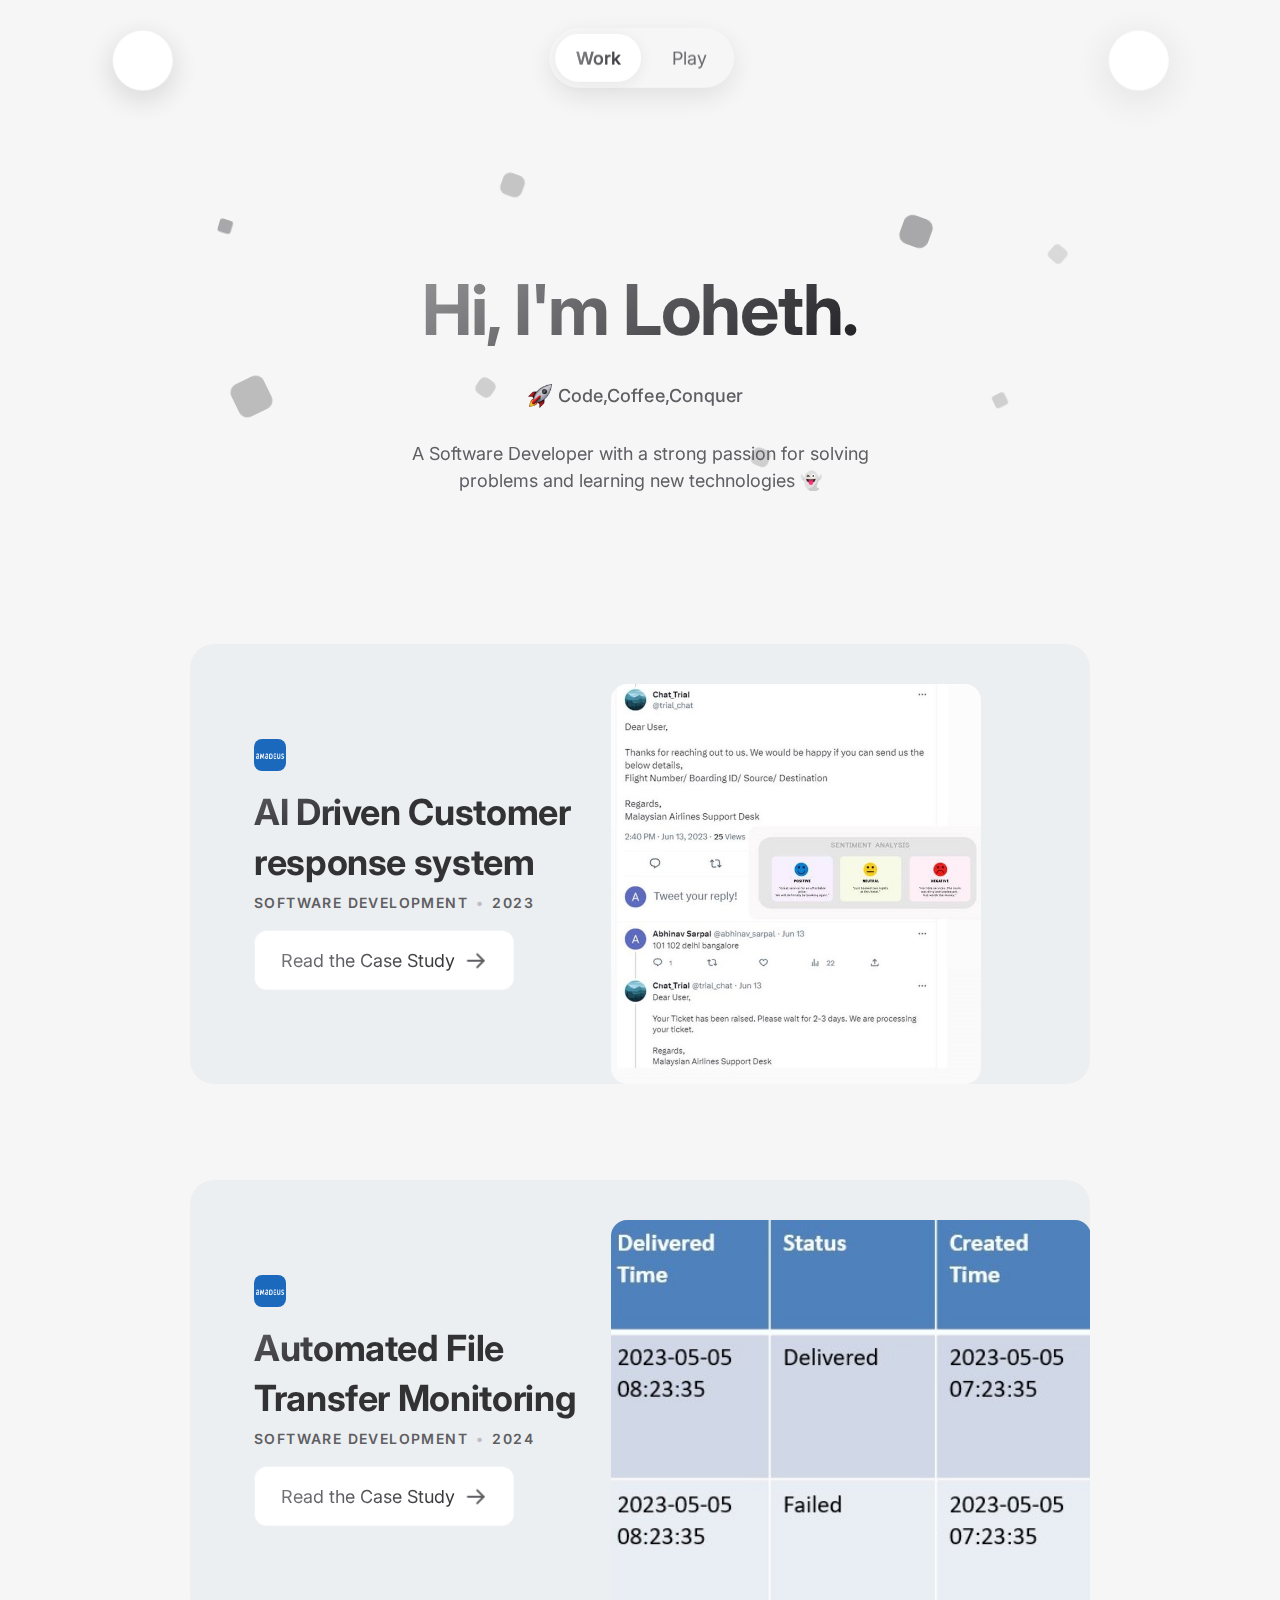
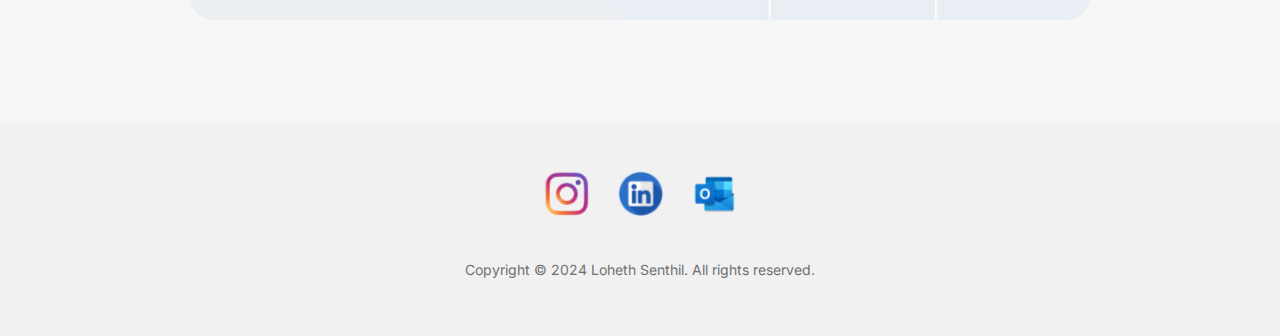
<file: index.html>
<!DOCTYPE html>
<html data-wf-page="60c042843ee6a26ee75f0243" data-wf-site="5e1689facb9d5168c0dcbe0b" class=" w-mod-js"><head><meta charset="utf-8"><title>Loheth S</title>

<meta content="" property=""><meta content="Loheth Senthil" property=""><meta content="images/logo_image_final-removebg-preview.png" property=""><meta property="" content="website"><meta content="summary_large_image" name="twitter:card"><meta content="width=device-width, initial-scale=1" name="viewport"><link href="css/olifrah.webflow.779cc33f9.css" rel="stylesheet" type="text/css"><link href="https://fonts.googleapis.com" rel="preconnect"><link href="https://fonts.gstatic.com" rel="preconnect" crossorigin="anonymous"><script src="js/webfont.js" type="text/javascript"></script><script type="text/javascript">WebFont.load({  google: {    families: ["Karla:regular,italic,700,700italic:latin,latin-ext","Inter:300,regular,500,600,700:latin,latin-ext","IBM Plex Mono:300,regular,italic,500"]  }});</script><script type="text/javascript">!function(o,c){var n=c.documentElement,t=" w-mod-";n.className+=t+"js",("ontouchstart"in o||o.DocumentTouch&&c instanceof DocumentTouch)&&(n.className+=t+"touch")}(window,document);</script><link href="images/logo_image_final-removebg-preview.png" rel="shortcut icon" type="image/x-icon"><link href="images/logo_image_final-removebg-preview.png" rel="apple-touch-icon"><style>
	// Remove iOS input field inner shadow
	.tall-input-field {
		-webkit-appearance: none;
	}

    // Turn off default iOS dark highlight tap color
    .tab-toggle-switch {
      -webkit-tap-highlight-color: rgba(0,0,0,0);
      tap-highlight-color: rgba(0,0,0,0);
    }
  
</style>

<!-- Fathom - beautiful, simple website analytics -->
<script src="js/script.js" data-site="ESMOZWVX" defer=""></script>
<!-- / Fathom -->

<script>

    // Changing onClick attribute to whenClicked
    window.onload = function() {
        var anchors = document.getElementsByTagName('*');
        for(var i = 0; i < anchors.length; i++) {
            var anchor = anchors[i];
            anchor.onclick = function() {
                code = this.getAttribute('whenClicked');
                eval(code);   
            }
        }
    }
    
    // Scroll to top & track click
    function scrollAndTrack() {
      window.scroll({ top: 0, behavior: 'smooth' });
    }
  
</script>

<style>
  @keyframes flickerAnimation {
    0%   { opacity: 1; }
    10%  { opacity: 0.3; }
    20%  { opacity: 1; }
    30%  { opacity: 0.5; }
    40%  { opacity: 0.5; }
    50%  { opacity: 1; }
    60%  { opacity: 0.9; }
    70%  { opacity: 0.2; }
    80%  { opacity: 1; }
    90%  { opacity: 0.7; }
    100% { opacity: 1; }
  }

  .offline-text {
    animation: flickerAnimation 5s infinite;
    text-shadow: 0px 0px 8px rgba(182, 150, 112, 0.5);
  }
  
</style></head><body data-w-id="5fcd828e63e22bf5be5afdbf"><div data-w-id="d64efa4e-aae7-3cd0-956d-dcaafdb93204" class="menu-holder"><div class="sup-text">sup</div><a data-w-id="d64efa4e-aae7-3cd0-956d-dcaafdb93207" href="#" class="animoji-button w-inline-block"><div data-is-ix2-target="1" class="lottie-animation" data-w-id="d64efa4e-aae7-3cd0-956d-dcaafdb93209" data-animation-type="lottie" data-src="https://cdn.prod.website-files.com/5e1689facb9d5168c0dcbe0b/5fd394674369af8f8a76f0a0_data.json" data-loop="0" data-direction="1" data-autoplay="0" data-renderer="canvas" data-default-duration="2.033333333333333" data-duration="0" data-ix2-initial-state="0"></div></a><a data-w-id="d64efa4e-aae7-3cd0-956d-dcaafdb9320a" href="#" class="icon-button w-inline-block"><div data-is-ix2-target="1" class="menu-to-close-icon" data-w-id="d64efa4e-aae7-3cd0-956d-dcaafdb9320b" data-animation-type="lottie" data-src="https://cdn.prod.website-files.com/5e1689facb9d5168c0dcbe0b/5fd510d556f666a714cf5547_menu-to-close.json" data-loop="0" data-direction="1" data-autoplay="0" data-renderer="canvas" data-default-duration="0.6666666666666666" data-duration="0.6666666666666666" data-ix2-initial-state="0"></div></a><div class="menu-container"><a href="index.html" aria-current="page" class="menu-item w-inline-block w--current"><img src="images/5fd51b0d34b9d09283ff00d2_House.svg" loading="lazy" width="24" height="24" alt="" class="menu-item-icon"><div class="menu-item-text">Home</div></a><a href="about/indexabout.html" class="menu-item w-inline-block"><img src="images/5fd51b1353c1a180dbc8beb4_User.svg" loading="lazy" width="24" height="24" alt="" class="menu-item-icon"><div class="menu-item-text">About</div></a></div></div><div data-w-id="662f45a8-384e-52d6-5248-0936bb440c7f" style="-webkit-transform:translate3d(0, -90px, 0) scale3d(1, 1, 1) rotateX(0) rotateY(0) rotateZ(0) skew(0, 0);-moz-transform:translate3d(0, -90px, 0) scale3d(1, 1, 1) rotateX(0) rotateY(0) rotateZ(0) skew(0, 0);-ms-transform:translate3d(0, -90px, 0) scale3d(1, 1, 1) rotateX(0) rotateY(0) rotateZ(0) skew(0, 0);transform:translate3d(0, -90px, 0) scale3d(1, 1, 1) rotateX(0) rotateY(0) rotateZ(0) skew(0, 0);opacity:0" class="tabs-toggle-background"><div style="-webkit-transform:translate3d(0px, 0, 0) scale3d(1, 1, 1) rotateX(0) rotateY(0) rotateZ(0) skew(0, 0);-moz-transform:translate3d(0px, 0, 0) scale3d(1, 1, 1) rotateX(0) rotateY(0) rotateZ(0) skew(0, 0);-ms-transform:translate3d(0px, 0, 0) scale3d(1, 1, 1) rotateX(0) rotateY(0) rotateZ(0) skew(0, 0);transform:translate3d(0px, 0, 0) scale3d(1, 1, 1) rotateX(0) rotateY(0) rotateZ(0) skew(0, 0)" class="sliding-toggle-indicator"></div></div><div data-w-id="3b9248db-ceac-4231-7be4-18e398bcae6d" style="opacity:0" class="particle-overflow-hide"><div class="full-width-section"><div data-easing="ease-out" data-duration-in="300" data-duration-out="300" data-current="Work Tab" class="work-play-tabs w-tabs"><div data-w-id="a4d085dd-e92d-ffec-d704-1d1922c34817" style="-webkit-transform:translate3d(0, -90px, 0) scale3d(1, 1, 1) rotateX(0) rotateY(0) rotateZ(0) skew(0, 0);-moz-transform:translate3d(0, -90px, 0) scale3d(1, 1, 1) rotateX(0) rotateY(0) rotateZ(0) skew(0, 0);-ms-transform:translate3d(0, -90px, 0) scale3d(1, 1, 1) rotateX(0) rotateY(0) rotateZ(0) skew(0, 0);transform:translate3d(0, -90px, 0) scale3d(1, 1, 1) rotateX(0) rotateY(0) rotateZ(0) skew(0, 0);opacity:0" class="tabs-toggle-options w-tab-menu"><a data-w-tab="Work Tab" whenclicked="scrollAndTrack()" data-w-id="a4d085dd-e92d-ffec-d704-1d1922c34818" class="tab-toggle-switch w-inline-block w-tab-link w--current"><div class="unselected-tab-text-container">Work</div><div style="opacity:1" class="black-gradient-tab-text-container"><span class="black-gradient-span">Work</span></div></a><a data-w-tab="Play Tab" whenclicked="scrollAndTrack()" data-w-id="dec20f13-f469-cd0f-cfd1-ec92c5e7e3d8" class="tab-toggle-switch spacer w-inline-block w-tab-link"><div class="unselected-tab-text-container">Play</div><div class="color-gradient-tab-text-container"><span style="opacity:0" class="color-gradient-span">Play</span></div></a></div><div class="home-tabs-content w-tab-content"><div data-w-tab="Work Tab" class="work-tab-content w-tab-pane w--tab-active"><div class="hero-text-wrapper"><h1 class="black-gradient-h1">Hi, I'm Loheth.</h1><div class="location-wrapper"><img src="images/Rocket Emoji.png" loading="lazy" width="24" height="24" alt="" class="location-icon"><div class="strong-text">Code,Coffee,Conquer</div></div><div class="hero-centered-paragraph work">A Software Developer with a strong passion for solving problems and learning new technologies 👻</div><div class="particle-wrapper"><div class="particle-8"></div><div class="particle-7"></div><div class="particle-6"></div><div class="particle-5"></div><div class="particle-4"></div><div class="particle-3"></div><div class="particle-2"></div><div class="particle-1"></div></div></div>
  
<a href="work(suggested jobs)/index.html" class="project-card w-inline-block"><div class="v-stack max-width"><img src="images/amadeus block.png" loading="lazy" alt="" class="company-logo"><div class="v-space small"></div><h2>AI Driven Customer response system</h2><div class="h-stack"><p class="small-caps-subtitle">Software Development</p><div class="h-space-8px"></div><p class="small-caps-subtitle light">•</p><div class="h-space-8px"></div><p class="small-caps-subtitle">2023</p></div><div class="v-space small"></div><div class="primary-button"><div class="button-text">Read the Case Study</div><img src="images/5fd4f3b57684da0e44ba39cb_ArrowRight.svg" loading="lazy" width="24" height="24" alt="" class="button-icon"></div></div><img src="images/chat1.jpg" loading="lazy" sizes="(max-width: 479px) 100vw, (max-width: 767px) 83vw, (max-width: 991px) 87vw, 480px" srcset="images/chat1.jpg 500w, images/chat1.jpg 800w, images/chat1.jpg 960w" alt="Preview image of the redesigned suggested jobs carousels.." class="project-preview-image right-align"></a>

<a href="work(suggested jobs) - Copy/index.html" class="project-card w-inline-block"><div class="v-stack max-width"><img src="images/amadeus block.png" loading="lazy" alt="" class="company-logo"><div class="v-space small"></div><h2>Automated File Transfer Monitoring </h2><div class="h-stack"><p class="small-caps-subtitle">Software Development</p><div class="h-space-8px"></div><p class="small-caps-subtitle light">•</p><div class="h-space-8px"></div><p class="small-caps-subtitle">2024</p></div><div class="v-space small"></div><div class="primary-button"><div class="button-text">Read the Case Study</div><img src="images/5fd4f3b57684da0e44ba39cb_ArrowRight.svg" loading="lazy"  width="24" height="24" alt="" class="button-icon"></div></div><img src="images/table1.jpg" loading="lazy" sizes="(max-width: 479px) 100vw, (max-width: 767px) 83vw, (max-width: 991px) 87vw, 480px" srcset="images/table1.jpg 500w, images/table1.jpg 800w, images/table1.jpg 960w" alt="Preview image of the redesigned job card." class="project-preview-image"></a>







<!-- GRUMBLEEEEEEEEEEEEEEEEEEEEEEEEEEEEEEEEEEEEE -->
<!-- <a href="#" class="project-card disabled last w-inline-block"><div class="v-stack max-width"><img src="images/6100c6831b2182372c660584_Grumble%20Logo.png" loading="lazy" alt="" class="company-logo"><div class="v-space small"></div><h2>Grumble</h2><div class="h-stack"><p class="small-caps-subtitle">Co-Founder</p><div class="h-space-8px"></div><p class="small-caps-subtitle light">•</p><div class="h-space-8px"></div><p class="small-caps-subtitle">2019</p></div><div class="v-space small"></div><p>Dish-level reviews for ordering confidently. Case study coming soon.</p><div class="disabled-project-hover-tooltip">This case study isn't ready yet</div></div><img src="images/6101f640be8b14a59ab21ed8_Project%20List%20Image%20Frame%20-%20Grumble.png" loading="lazy" sizes="(max-width: 479px) 100vw, (max-width: 767px) 83vw, (max-width: 991px) 87vw, 480px" srcset="images/6101f640be8b14a59ab21ed8_Project%20List%20Image%20Frame%20-%20Grumble-p-500.png 500w, images/6101f640be8b14a59ab21ed8_Project%20List%20Image%20Frame%20-%20Grumble-p-800.png 800w, images/6101f640be8b14a59ab21ed8_Project%20List%20Image%20Frame%20-%20Grumble.png 960w" alt="A preview image of the Grumble app" class="project-preview-image"></a> -->

<div class="v-space extra-large"></div></div><div data-w-tab="Play Tab" class="play-tab-content w-tab-pane"><div class="hero-text-wrapper"><h1 class="colored-gradient-h1">Hi, I'm Loheth.</h1><div class="particle-wrapper"><div class="particle-8 pink"></div><div class="particle-7 purple"></div><div class="particle-6 blue"></div><div class="particle-5 purple"></div><div class="particle-4 pink"></div><div class="particle-3 blue"></div><div class="particle-2 pink"></div><div class="particle-1 purple"></div></div><div class="location-wrapper"><img src="images/Virus Emoji.png" loading="lazy" width="24" height="24" alt="" class="location-icon"><div class="strong-text">Code,Coffee,Conquer</div></div><div class="hero-centered-paragraph">I’m always super curious about new technologies and lately i've been spending time on exploring Llm's and Gen AI. Learn more <a href="about/indexabout.html" class="link-text">about me.</a></div></div>


<!-- <a href="https://www.dogjob.ai" target="_blank" class="project-card w-inline-block"><div class="v-stack max-width"><img src="images/logo_image_final-removebg-preview.png" loading="lazy" alt="" class="company-logo"><div class="v-space small"></div><h2>DogJob</h2><div class="h-stack"><p class="small-caps-subtitle">SIde Project</p></div><div class="v-space small"></div><p>Discover what your dog does while you’re at work.<br></p><div class="primary-button"><div class="button-text">See the Live Site</div><img src="images/610453368cbb1807769932f9_External%20Icon.png" loading="lazy" width="24" height="24" alt="" class="button-icon"></div></div><img src="images/6101aa2458164a4458fc5d8d_Project%20List%20Image%20Frame%20-%20DogJob.png" loading="lazy" sizes="(max-width: 479px) 100vw, (max-width: 767px) 83vw, (max-width: 991px) 87vw, 480px" srcset="images/6101aa2458164a4458fc5d8d_Project%20List%20Image%20Frame%20-%20DogJob-p-500.png 500w, images/6101aa2458164a4458fc5d8d_Project%20List%20Image%20Frame%20-%20DogJob.png 960w" alt="Preview image of DogJob career cards." class="project-preview-image"></a> -->

<!-- <a href="https://clearcook.webflow.io" target="_blank" class="project-card w-inline-block"><div class="v-stack max-width"><img src="images/6101a43f00fab07d28ceb95d_ClearCook%20Icon.png" loading="lazy" alt="" class="company-logo"><div class="v-space small"></div><h2>ClearCook</h2><div class="h-stack"><p class="small-caps-subtitle">SIde Project</p></div><div class="v-space small"></div><p>Easily find the times and temperatures you need to cook basic ingredients.</p><div class="primary-button"><div class="button-text">See the Live Site</div><img src="images/610453368cbb1807769932f9_External%20Icon.png" loading="lazy" width="24" height="24" alt="" class="button-icon"></div></div><img src="images/6101ae8bf7df68d54db74ec4_Project%20List%20Image%20Frame%20-%20ClearCook.png" loading="lazy" sizes="(max-width: 479px) 100vw, (max-width: 767px) 83vw, (max-width: 991px) 87vw, 480px" srcset="images/6101ae8bf7df68d54db74ec4_Project%20List%20Image%20Frame%20-%20ClearCook-p-500.png 500w, images/6101ae8bf7df68d54db74ec4_Project%20List%20Image%20Frame%20-%20ClearCook-p-800.png 800w, images/6101ae8bf7df68d54db74ec4_Project%20List%20Image%20Frame%20-%20ClearCook.png 960w" alt="Preview image of the ClearCook homepage." class="project-preview-image right-align"></a> -->


<a href="#" class="project-card disabled w-inline-block"><div class="v-stack max-width"><img src="images/logo_image_final-removebg-preview.png" loading="lazy" alt="" class="company-logo"><div class="v-space small"></div><h2>Insight Stream: AI-Powered Equity Research Tool </h2><div class="h-stack"><p class="small-caps-subtitle">SIde Project</p></div><div class="v-space small"></div><p>Implemented sophisticated NLP models using Langchain <br></p><div class="disabled-project-hover-tooltip">Built to overcome the limitaions of Chatgpt😉</div></div><img src="images/Play.jpg" loading="lazy" sizes="(max-width: 479px) 100vw, (max-width: 767px) 83vw, (max-width: 991px) 87vw, 480px" srcset="images/Play.jpg 500w, images/Play.jpg 800w, images/Play.jpg 960w" alt="Preview image of the Tabs dashboard." class="project-preview-image right-align"></a>

<a href="#" class="project-card disabled w-inline-block"><div class="v-stack max-width"><img src="images/logo_image_final-removebg-preview.png" loading="lazy" alt="" class="company-logo"><div class="v-space small"></div><h2>Sales Forecasting with Machine Learning and DS </h2><div class="h-stack"><p class="small-caps-subtitle">SIde Project</p></div><div class="v-space small"></div><p>Forecasted 3-month sales using a gradient boosting algorithm and enriched data with Upgini.<br></p><div class="disabled-project-hover-tooltip">I worked on this project to support my friend’s store 👨‍👨‍👦</div></div><img src="images/Playy.jpg" loading="lazy" sizes="(max-width: 479px) 100vw, (max-width: 767px) 83vw, (max-width: 991px) 87vw, 480px" srcset="images/Playy.jpg 500w, images/Playy.jpg 800w, images/Playy.jpg 960w" alt="Preview image of the Tabs dashboard." class="project-preview-image right-align"></a>
  
<!-- <a href="/motion-graphics" class="project-card last w-inline-block"><div class="v-stack max-width"><img src="images/6101b4eb7e7433e25533d167_Motion%20Graphics%20Icon.png" loading="lazy" alt="" class="company-logo"><div class="v-space small"></div><h2>Motion Design</h2><div class="h-stack"><p class="small-caps-subtitle">Collection</p></div><div class="v-space small"></div><p>A bunch of videos from my After Effects days.</p><div class="primary-button"><div class="button-text">Watch Some Loops</div><img src="images/5fd4f3b57684da0e44ba39cb_ArrowRight.svg" loading="lazy" width="24" height="24" alt="" class="button-icon"></div></div> -->
<!-- <img src="images/6101b4f594bb30f23fe6df3f_Project%20List%20Image%20Frame%20-%20Motion%20Graphics.png" loading="lazy" sizes="(max-width: 479px) 100vw, (max-width: 767px) 83vw, (max-width: 991px) 87vw, 480px"
srcset="images/6101b4f594bb30f23fe6df3f_Project%20List%20Image%20Frame%20-%20Motion%20Graphics-p-500.png 500w, images/6101b4f594bb30f23fe6df3f_Project%20List%20Image%20Frame%20-%20Motion%20Graphics-p-800.png 800w, images/6101b4f594bb30f23fe6df3f_Project%20List%20Image%20Frame%20-%20Motion%20Graphics.png 960w" alt="A preview of my motion graphics videos."  -->
<!-- class="project-preview-image"> -->

</a><div class="v-space extra-large"></div></div></div></div></div></div>
<div class="footer"><div class="social-links-wrapper"><a href="https://www.instagram.com/loheeeth.hhh/" target="_blank" class="social-icon-link w-inline-block"><img src="images/instagram-png-transparent-22.png" loading="lazy" alt="instagram Icon"></a><a href="https://www.linkedin.com/in/loheth/" target="_blank" class="social-icon-link w-inline-block"><img src="images/Illustration-of-Linkedin-icon-on-transparent-background-PNG.png" loading="lazy" alt="LinkedIn Icon"></a><a href="mailto:senthilh@mail.uc.edu,lohethsenthil@gmail.com" target="_blank" class="social-icon-link w-inline-block"><img src="images/microsoft-outlook-macos-icon-12.png" loading="lazy" alt="Dribbble icon"></a></div><div class="caption">Copyright © 2024 Loheth Senthil. All rights reserved.</div></div><script src="js/jquery-3.5.1.min.dc5e7f18c8.js" type="text/javascript" crossorigin="anonymous"></script><script src="js/webflow.9a30ca55e.js" type="text/javascript"></script></body></html>
</file>
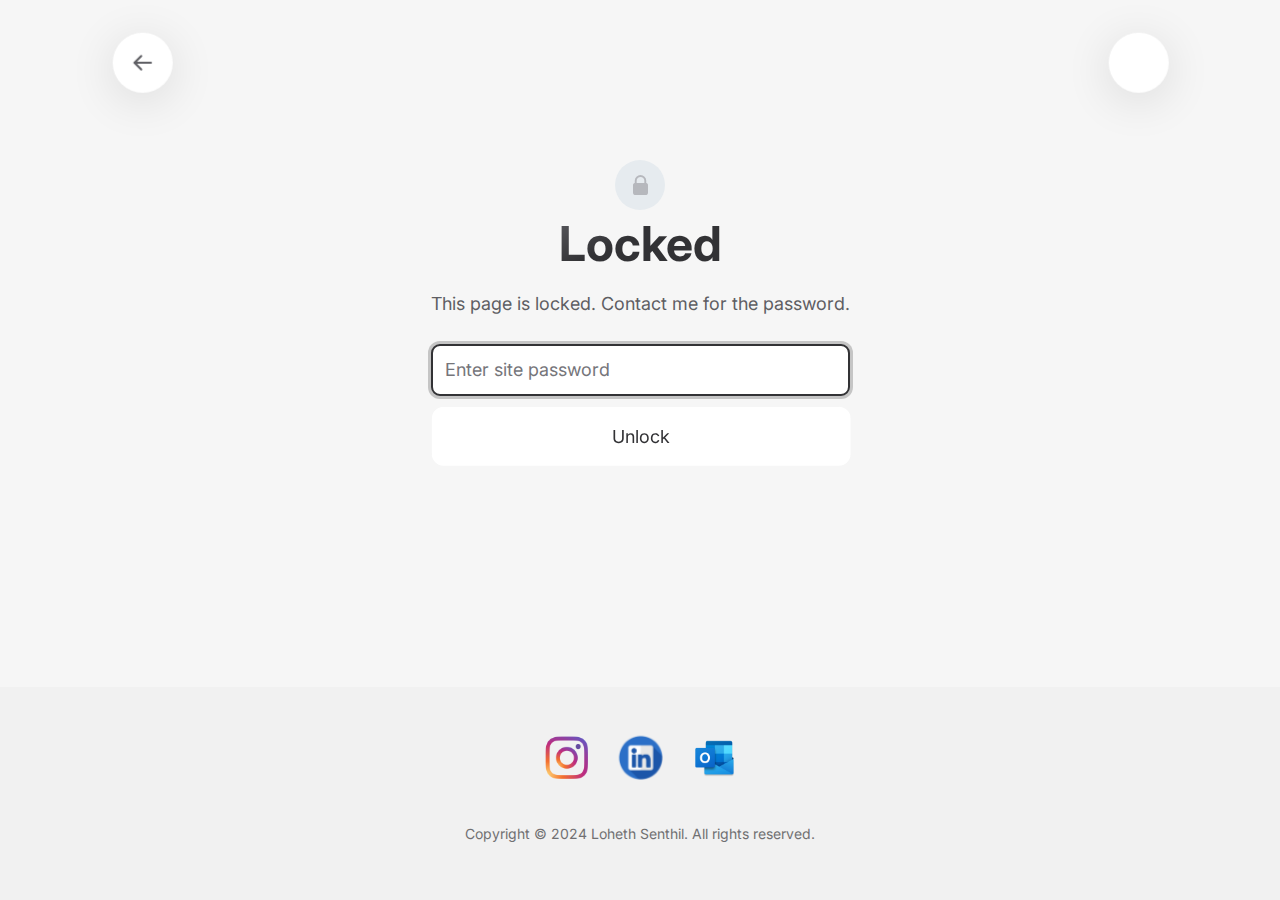
<file: contactme dummy/index.html>
<!DOCTYPE html><html data-wf-page="60c042843ee6a2ce765f024d" data-wf-site="5e1689facb9d5168c0dcbe0b" class=" w-mod-js"><head><meta charset="utf-8"><title>Protected page</title><meta content="Protected page" property="og:title"><meta content="Protected page" property="twitter:title"><meta content="width=device-width, initial-scale=1" name="viewport"><link href="css/olifrah.webflow.779cc33f9.css" rel="stylesheet" type="text/css"><link href="https://fonts.googleapis.com" rel="preconnect"><link href="https://fonts.gstatic.com" rel="preconnect" crossorigin="anonymous"><script src="js/webfont.js" type="text/javascript"></script><script type="text/javascript">WebFont.load({  google: {    families: ["Karla:regular,italic,700,700italic:latin,latin-ext","Inter:300,regular,500,600,700:latin,latin-ext","IBM Plex Mono:300,regular,italic,500"]  }});</script><script type="text/javascript">!function(o,c){var n=c.documentElement,t=" w-mod-";n.className+=t+"js",("ontouchstart"in o||o.DocumentTouch&&c instanceof DocumentTouch)&&(n.className+=t+"touch")}(window,document);</script><link href="images/logo_image_final-removebg-preview.png" rel="shortcut icon" type="image/x-icon"><link href="images/logo_image_final-removebg-preview.png" rel="apple-touch-icon"><style>
	// Remove iOS input field inner shadow
	.tall-input-field {
		-webkit-appearance: none;
	}

    // Turn off default iOS dark highlight tap color
    .tab-toggle-switch {
      -webkit-tap-highlight-color: rgba(0,0,0,0);
      tap-highlight-color: rgba(0,0,0,0);
    }
  
</style>

<!-- Fathom - beautiful, simple website analytics -->
<script src="js/script.js" data-site="ESMOZWVX" defer=""></script>
<!-- / Fathom -->

<script>

    // Changing onClick attribute to whenClicked
    window.onload = function() {
        var anchors = document.getElementsByTagName('*');
        for(var i = 0; i < anchors.length; i++) {
            var anchor = anchors[i];
            anchor.onclick = function() {
                code = this.getAttribute('whenClicked');
                eval(code);   
            }
        }
    }
    
    // Scroll to top & track click
    function scrollAndTrack() {
      window.scroll({ top: 0, behavior: 'smooth' });
    }
  
</script>

<style>
  @keyframes flickerAnimation {
    0%   { opacity: 1; }
    10%  { opacity: 0.3; }
    20%  { opacity: 1; }
    30%  { opacity: 0.5; }
    40%  { opacity: 0.5; }
    50%  { opacity: 1; }
    60%  { opacity: 0.9; }
    70%  { opacity: 0.2; }
    80%  { opacity: 1; }
    90%  { opacity: 0.7; }
    100% { opacity: 1; }
  }

  .offline-text {
    animation: flickerAnimation 5s infinite;
    text-shadow: 0px 0px 8px rgba(182, 150, 112, 0.5);
  }
  
</style></head><body><div class="menu-holder"><a href="/" class="icon-button w-inline-block"><img src="images/5fd65af4e1ad8f10bcd72f7b_ArrowLeft.svg" loading="lazy" width="24" height="24" alt="Back Arrow"></a><a data-w-id="1eebb6ce-b4d0-98b0-73c5-dbab31dfc77f" href="#" class="icon-button w-inline-block"><div data-is-ix2-target="1" class="menu-to-close-icon" data-w-id="1eebb6ce-b4d0-98b0-73c5-dbab31dfc780" data-animation-type="lottie" data-src="https://cdn.prod.website-files.com/5e1689facb9d5168c0dcbe0b/5fd510d556f666a714cf5547_menu-to-close.json" data-loop="0" data-direction="1" data-autoplay="0" data-renderer="canvas" data-default-duration="0.6666666666666666" data-duration="0.6666666666666666" data-ix2-initial-state="0"></div></a><div class="menu-container"><a href="/" class="menu-item w-inline-block"><img src="images/5fd51b0d34b9d09283ff00d2_House.svg" loading="lazy" width="24" height="24" alt="" class="menu-item-icon"><div class="menu-item-text">Home</div></a><a href="/about" class="menu-item w-inline-block"><img src="images/5fd51b1353c1a180dbc8beb4_User.svg" loading="lazy" width="24" height="24" alt="" class="menu-item-icon"><div class="menu-item-text">About</div></a></div></div><div class="v-space extra-large"></div><div class="single-column-section"><div class="utility-page-content w-password-page w-form"><form action="/.wf_auth" method="post" id="email-form" name="email-form" data-name="Email Form" class="utility-page-form w-password-page" data-wf-page-id="60c042843ee6a2ce765f024d" data-wf-element-id="5e6efb673dea8362aa35a13900000000000c"><div class="lock-icon-background"><img src="images/5e16a859b2a3c80ed73ec33f_lock.svg" loading="lazy" alt="" class="image-3"></div><h1>Locked</h1><p>This page is locked. Contact me for the password. </p><input class="input-field w-password-page w-input" autofocus="true" maxlength="256" name="pass" data-name="field" placeholder="Enter site password" type="password" id="field"><input type="submit" data-wait="Verifying..." class="primary-button fill w-password-page w-button" value="Unlock"><div class="w-password-page w-form-fail"><div>Incorrect password. Please try again.</div></div><div style="display:none" class="w-password-page w-embed w-script"><input type="hidden" name="path" value="/contact"><input type="hidden" name="page" value="/contact"></div><div style="display:none" class="w-password-page w-embed w-script"><script type="application/javascript">(function _handlePasswordPageOnload() {
	  if (/[?&]e=1(&|$)/.test(document.location.search)) {
	    document.querySelector('.w-password-page.w-form-fail').style.display = 'block';
	  }
	})()</script></div></form></div></div><div class="v-space extra-large"></div>
  
<div class="footer"><div class="social-links-wrapper"><a href="https://www.instagram.com/loheeeth.hhh/" target="_blank" class="social-icon-link w-inline-block"><img src="images/instagram-png-transparent-22.png" loading="lazy" alt="instagram Icon"></a><a href="https://www.linkedin.com/in/loheth/" target="_blank" class="social-icon-link w-inline-block"><img src="images/Illustration-of-Linkedin-icon-on-transparent-background-PNG.png" loading="lazy" alt="LinkedIn Icon"></a><a href="mailto:senthilh@mail.uc.edu,lohethsenthil@gmail.com" target="_blank" class="social-icon-link w-inline-block"><img src="images/microsoft-outlook-macos-icon-12.png" loading="lazy" alt="Dribbble icon"></a></div><div class="caption">Copyright © 2024 Loheth Senthil. All rights reserved.</div></div><script src="js/jquery-3.5.1.min.dc5e7f18c8.js" type="text/javascript" crossorigin="anonymous"></script><script src="js/webflow.9a30ca55e.js" type="text/javascript"></script></body></html>
</file>
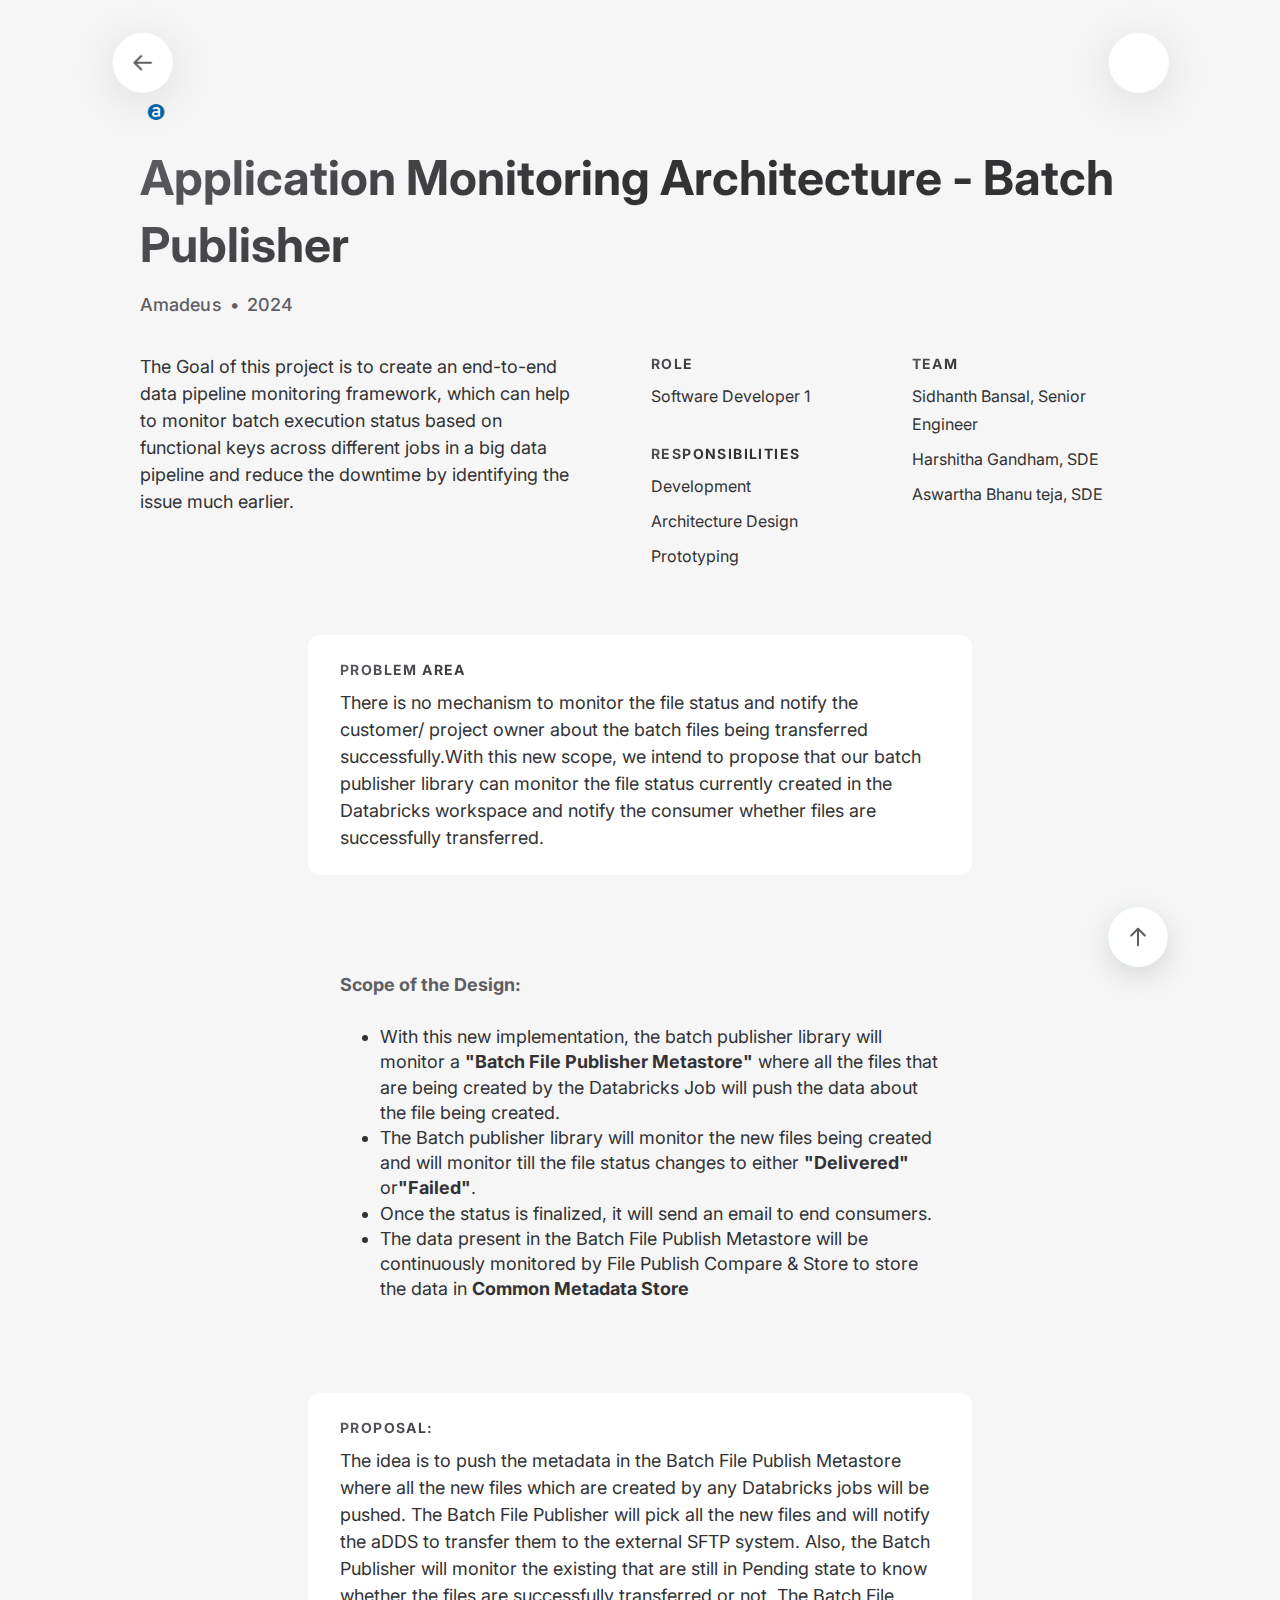
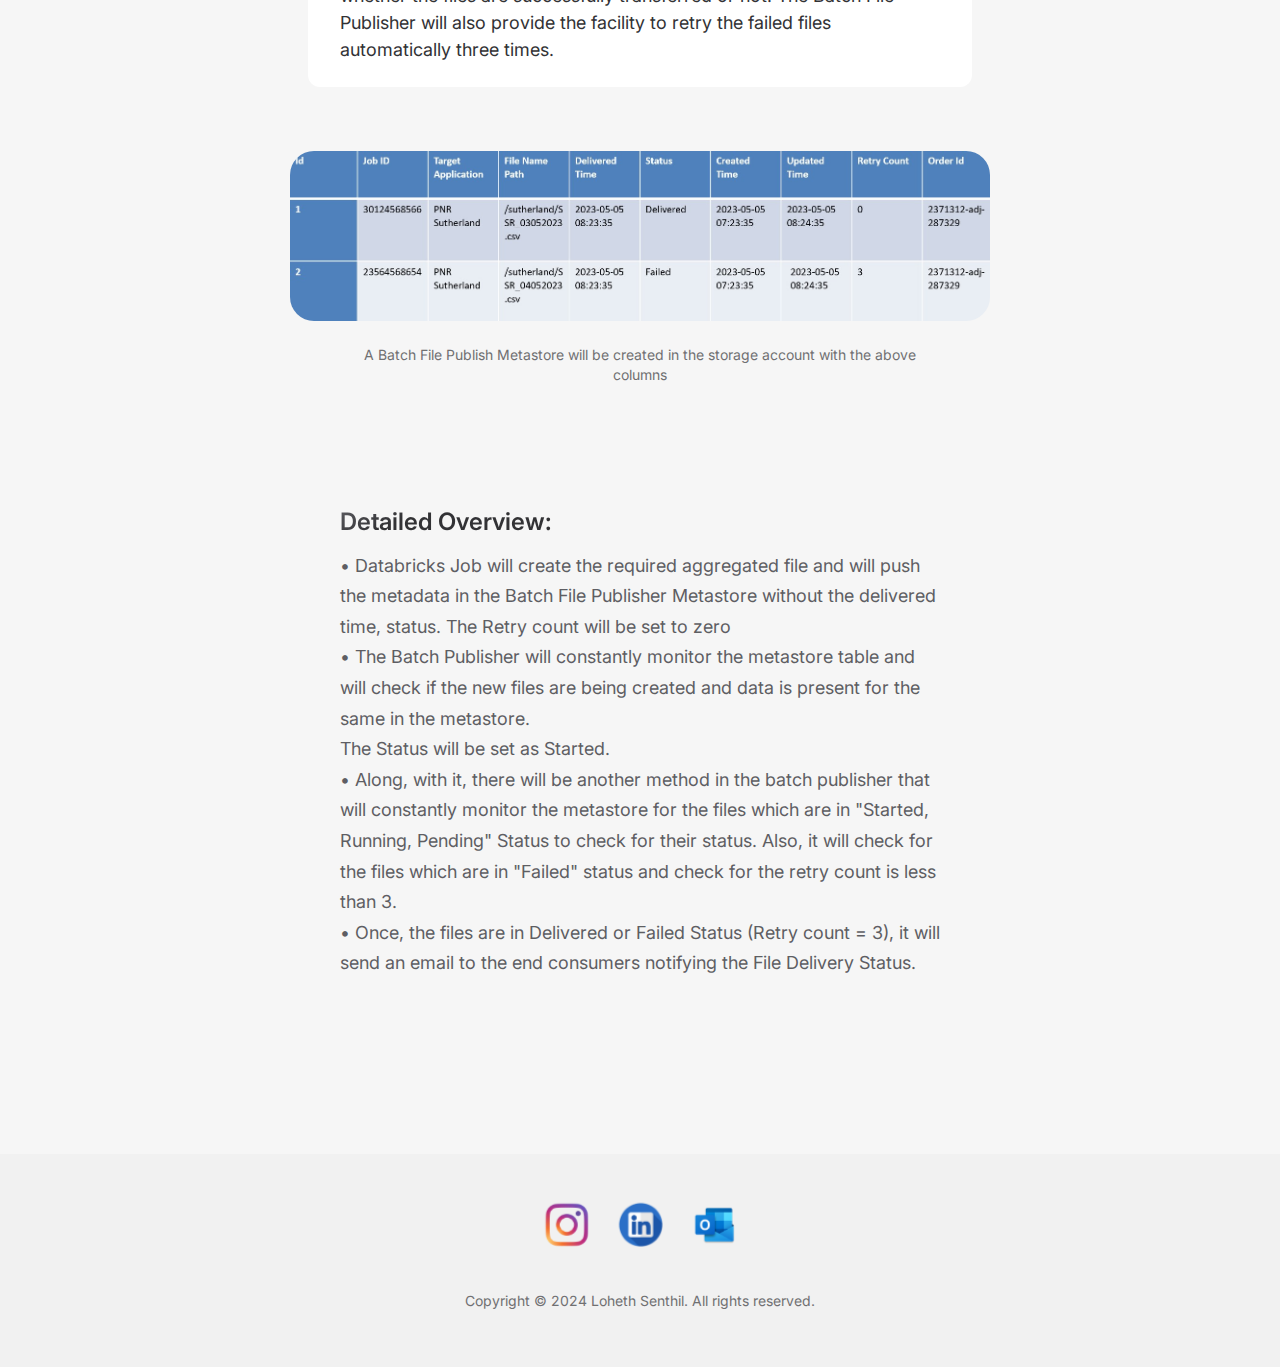
<file: work(suggested jobs) - Copy/index.html>
<!DOCTYPE html><html  data-wf-page="60fb2397c83a185cd328b2f8" data-wf-site="5e1689facb9d5168c0dcbe0b" class=" w-mod-js"><head><meta charset="utf-8"><title>Loheth S - Jobs</title>


<meta content="Redesigning job recommendations based on job seeker activity." name="description"><meta content="Loheth Senthil - Suggested Jobs" property="og:title"><meta content="Redesigning job recommendations based on job seeker activity." property="og:description"><meta content="Loheth Senthil - Suggested Jobs" property="twitter:title"><meta content="Redesigning job recommendations based on job seeker activity." property="twitter:description"><meta property="og:type" content="website"><meta content="summary_large_image" name="twitter:card"><meta content="width=device-width, initial-scale=1" name="viewport"><link href="css/olifrah.webflow.779cc33f9.css" rel="stylesheet" type="text/css"><link href="https://fonts.googleapis.com" rel="preconnect"><link href="https://fonts.gstatic.com" rel="preconnect" crossorigin="anonymous"><script src="js/webfont.js" type="text/javascript"></script><script type="text/javascript">WebFont.load({  google: {    families: ["Karla:regular,italic,700,700italic:latin,latin-ext","Inter:300,regular,500,600,700:latin,latin-ext","IBM Plex Mono:300,regular,italic,500"]  }});</script><script type="text/javascript">!function(o,c){var n=c.documentElement,t=" w-mod-";n.className+=t+"js",("ontouchstart"in o||o.DocumentTouch&&c instanceof DocumentTouch)&&(n.className+=t+"touch")}(window,document);</script><link href="images/logo_image_final-removebg-preview.png" rel="shortcut icon" type="image/x-icon"><link href="images/logo_image_final-removebg-preview.png" rel="apple-touch-icon"><style>
	// Remove iOS input field inner shadow
	.tall-input-field {
		-webkit-appearance: none;
	}

    // Turn off default iOS dark highlight tap color
    .tab-toggle-switch {
      -webkit-tap-highlight-color: rgba(0,0,0,0);
      tap-highlight-color: rgba(0,0,0,0);
    }
  
</style>

<!-- Fathom - beautiful, simple website analytics -->
<script src="js/script.js" data-site="ESMOZWVX" defer=""></script>
<!-- / Fathom -->

<script>

    // Changing onClick attribute to whenClicked
    window.onload = function() {
        var anchors = document.getElementsByTagName('*');
        for(var i = 0; i < anchors.length; i++) {
            var anchor = anchors[i];
            anchor.onclick = function() {
                code = this.getAttribute('whenClicked');
                eval(code);   
            }
        }
    }
    
    // Scroll to top & track click
    function scrollAndTrack() {
      window.scroll({ top: 0, behavior: 'smooth' });
    }
  
</script>

<style>
  @keyframes flickerAnimation {
    0%   { opacity: 1; }
    10%  { opacity: 0.3; }
    20%  { opacity: 1; }
    30%  { opacity: 0.5; }
    40%  { opacity: 0.5; }
    50%  { opacity: 1; }
    60%  { opacity: 0.9; }
    70%  { opacity: 0.2; }
    80%  { opacity: 1; }
    90%  { opacity: 0.7; }
    100% { opacity: 1; }
  }

  .offline-text {
    animation: flickerAnimation 5s infinite;
    text-shadow: 0px 0px 8px rgba(182, 150, 112, 0.5);
  }
  
</style></head>

<body>
<div id="top" class="top-of-the-page"></div><div class="menu-holder"><a href="../index.html" class="icon-button w-inline-block"><img src="images/5fd65af4e1ad8f10bcd72f7b_ArrowLeft.svg" loading="lazy" width="24" height="24" alt="Back Arrow"></a>

<a data-w-id="1eebb6ce-b4d0-98b0-73c5-dbab31dfc77f" href="#" class="icon-button w-inline-block">
<div data-is-ix2-target="1" class="menu-to-close-icon" data-w-id="1eebb6ce-b4d0-98b0-73c5-dbab31dfc780" data-animation-type="lottie" data-src="https://cdn.prod.website-files.com/5e1689facb9d5168c0dcbe0b/5fd510d556f666a714cf5547_menu-to-close.json" data-loop="0" data-direction="1" data-autoplay="0" data-renderer="canvas" data-default-duration="0.6666666666666666" data-duration="0.6666666666666666" data-ix2-initial-state="0"></div></a><div class="menu-container">
<a href="../index.html" class="menu-item w-inline-block"><img src="images/5fd51b0d34b9d09283ff00d2_House.svg" loading="lazy" width="24" height="24" alt="" class="menu-item-icon"><div class="menu-item-text">Home</div></a><a href="../about/indexabout.html" class="menu-item w-inline-block"><img src="images/5fd51b1353c1a180dbc8beb4_User.svg" loading="lazy" width="24" height="24" alt="" class="menu-item-icon"><div class="menu-item-text">About</div></a></div></div>

<div class="menu-holder case-study-bottom-nav-elements-wrapper case-study-bottom-nav-elements-wrapper"><a href="#" class="bottom-icon-button hidden w-inline-block"><img src="images/5fd65af4e1ad8f10bcd72f7b_ArrowLeft.svg" loading="lazy" width="24" height="24" alt="Back Arrow"></a><div data-w-id="19c9b784-251f-d2a0-f3fd-3313a71ec7e3" class="back-to-top-animation-wrapper">
<a href="#top" data-w-id="2075c8d4-c8cd-6473-f5c8-9d5972679131" class="bottom-icon-button-teal w-inline-block"><div data-w-id="cdedce1b-f712-ba0f-f4c4-50a8a816b7a5" class="white-scale-down-circle"></div><img src="images/5fd65af4e1ad8f10bcd72f7b_ArrowLeft.svg" loading="lazy" width="24" height="24" alt="Back Arrow" class="image-2"><div data-w-id="30a7ec6e-0296-d805-3cdf-343b7d972d0d" data-is-ix2-target="1" class="colored-loader" data-animation-type="lottie" data-src="https://cdn.prod.website-files.com/5e1689facb9d5168c0dcbe0b/60c398cb203fa6de9a6cc363_colored-loader.json" data-loop="0" data-direction="1" data-autoplay="0" data-renderer="svg" data-default-duration="10" data-duration="0"></div></a></div></div>


<div class="space">
  
  <!-- <img src="images/e2e.png" loading="lazy" style="max-width: 700px; height: auto" sizes="(max-width: 1279px) 81vw, 972px" srcset="images/ai senti.png-500.png 500w, images/ai senti.png-800.png 800w, images/ai senti.png-1080.png 1080w, images/ai senti.png-1600.png 1600w, images/ai senti.png-2000.png 2000w, images/ai senti.png-2600.png 2600w, images/ ai senti.png 2774w" alt="Suggested Jobs third carousel" class="sj-hero-image back">
   -->
  <!-- <img src="images/ai senti.png" loading="lazy" sizes="(max-width: 767px) 86vw, (max-width: 1279px) 85vw, 1026px" srcset="images/ai senti.png-500.png 500w, images/ai senti.png-800.png 800w, images/ai senti.png-1080.png 1080w, images/ai senti.png-1600.png 1600w, images/ai senti.png-2000.png 2000w, images/ai senti.png-2600.png 2600w, images/ai senti.png 2774w" alt="Suggested Jobs second carousel" class="sj-hero-image middle"> -->
  
<!-- <img src="images/ai senti.png" loading="lazy" sizes="(max-width: 1279px) 90vw, 1080px" srcset="images/ai senti.png-p-500.png 500w, images/ai senti.png-p-800.png 800w, images/ai senti.png-p-1080.png 1080w, images/ai senti.png-p-1600.png 1600w, images/ai senti.png-p-2000.png 2000w, images/ai senti.png-p-2600.png 2600w, images/ai senti.png.png 2774w" alt="Suggested Jobs first carousel" class="sj-hero-image"> -->

</div>


<div class="case-study-header-content"><div class="case-study-title-and-company">
  
  <img src="images/1639682.webp" loading="lazy" alt="" class="company-logo"><div class="v-space small"></div><h1>Application Monitoring Architecture - Batch Publisher</h1><div class="h-stack"><p class="strong-text">Amadeus</p><div class="h-space-8px"></div><p class="strong-text">•</p><div class="h-space-8px"></div><p class="strong-text">2024</p></div></div><div class="v-space medium"></div><div class="intro-role-team"><p class="callout-text">The Goal of this project is to create an end-to-end data pipeline monitoring framework, which can help to monitor batch execution status based on functional keys across different jobs in a big data pipeline and reduce the downtime by identifying the issue much earlier.</p><div class="role-team"><div class="role-column"><div class="role-section"><h2 class="small-caps-header">Role</h2><p class="role-subtitle last-one">Software Developer 1</p></div><div class="role-section last"><h2 class="small-caps-header">Responsibilities</h2><p class="role-subtitle">Development</p><p class="role-subtitle">Architecture Design</p><p class="role-subtitle last-one">Prototyping</p></div></div><div class="team-column"><div class="role-section last"><h2 class="small-caps-header">Team</h2><p class="role-subtitle">Sidhanth Bansal, Senior Engineer</p><p class="role-subtitle">Harshitha Gandham, SDE</p><p class="role-subtitle">Aswartha Bhanu teja, SDE</p></div></div></div></div></div><div class="v-space large"></div>

  
  <div class="callout-container"><h2 class="small-caps-header">Problem Area</h2><p class="callout-text"> There is no mechanism to monitor the file status and notify the customer/ project owner about the batch files being transferred successfully.With this new scope, we intend to propose that our batch publisher library can monitor the file status currently created in the Databricks workspace and notify the consumer whether files are successfully transferred.</p></div><div class="v-space medium"></div><div class="full-width-section">
    <!-- <img src="images/e2e.png" loading="lazy" sizes="(max-width: 479px) 90vw, (max-width: 500px) 92vw, (max-width: 500px) 94vw, (max-width: 800px) 85vw, 800px"style="max-width: 700px; height: auto;" srcset="e2e.png 500w, images/e2e.png 800w, images/e2e.png 500w, images/e2e.png 500w, images/e2e.png 500w" alt="Suggested jobs problem diagram" class="full-width-image"></div> -->
    
    <div class="single-column-section"><p><br><b>Scope of the Design:</b>
      <ul>
        <li>With this new implementation, the batch publisher library will monitor a <b>"Batch File Publisher Metastore"</b>  where all the files that are being created by the Databricks Job will push the data about the file being created. </li>
        <li>The Batch publisher library will monitor the new files being created and will monitor till the file status changes to either <b>"Delivered"</b> or<b>"Failed"</b>.</li>
        <li>Once the status is finalized, it will send an email to end consumers.</li> 
        <li>The data present in the Batch File Publish Metastore will be continuously monitored by File Publish Compare & Store to store the data in <b>Common Metadata Store</b></li>
      </ul>
      &nbsp;</p>
    </div>
    
    <div class="callout-container"><h2 class="small-caps-header">Proposal:</h2><p class="callout-text">The idea is to push the metadata in the Batch File Publish Metastore where all the new files which are created by any Databricks jobs will be pushed. The Batch File Publisher will pick all the new files and will notify the aDDS to transfer them to the external SFTP system. Also, the Batch Publisher will monitor the existing that are still in Pending state to know whether the files are successfully transferred or not. 
    The Batch File Publisher will also provide the facility to retry the failed files automatically three times. 
      
      </p></div>
      <div class="v-space large"></div>
      
      <!-- <div class="single-column-section"><h2 class="small-caps-header light">Features</h2><h3>Grouping Content</h3><p>By grouping content into horizontal carousels, users can dive deeper into groupings that interest them and easily skip those that don’t. With seemingly endless group types to test in the future, I made sure the group headers were versatile enough to accommodate whatever we wanted. I used subtle cues to differentiate different group types—a square logo to accompany groups based on a specific job and an icon in a circle to signify a broader group.�&nbsp;</p></div> -->

      <center>
        <img src="images/table.jpg" loading="lazy" style="max-width: 700px; height: auto; sizes="(max-width: 479px) 90vw, (max-width: 500px) 92vw, (max-width: 500px) 94vw, (max-width: 800px) 85vw, 800px srcset="table.jpg 500w, images/table.jpg 800w, images/table.jpg 500w, images/table.jpg 500w, images/table.jpg 500w" alt="Suggested jobs problem diagram" class="full-width-image"  ><p class="caption">A Batch File Publish Metastore will be created in the storage account with the above columns</p><div class="v-space large"></div>
      </center>
 

      <!-- <div class="html-embed _16-9 w-embed w-iframe"><iframe src="https://player.vimeo.com/video/577429814?background=1" width="100%" height="100%" frameborder="0" allow="autoplay; fullscreen; picture-in-picture" allowfullscreen=""></iframe></div><p class="caption">Navigating the new Suggested Jobs page.</p><div class="v-space large"></div> -->
      
      <div class="single-column-section"><h3>Detailed Overview:</h3><p>•	Databricks Job will create the required aggregated file and will push the metadata in the Batch File Publisher Metastore without the delivered time, status. 
      The Retry count will be set to zero <br>
        •	The Batch Publisher will constantly monitor the metastore table and will check if the new files are being created and data is present for the same in the metastore. <br>
        The Status will be set as Started.<br>
        •	Along, with it, there will be another method in the batch publisher that will constantly monitor the metastore for the files which are in "Started, Running, Pending" Status to check for their status. 
        Also, it will check for the files which are in "Failed" status and check for the retry count is less than 3. <br>
        •	Once, the files are in Delivered or Failed Status (Retry count = 3), it will send an email to the end consumers notifying the File Delivery Status. <br>
         
        &nbsp;</p></div>
        
        <!-- <div class="html-embed _16-9 w-embed w-iframe"><iframe src="https://player.vimeo.com/video/578621119?background=1" width="100%" height="100%" frameborder="0" allow="autoplay; fullscreen; picture-in-picture" allowfullscreen=""></iframe></div><p class="caption">A closer look at the action menu on desktop and mobile.</p><div class="v-space large"></div> -->

        <!-- <center>
          <img src="images/child.png" loading="lazy" style="max-width: 500px "; height: auto; sizes="(max-width: 479px) 90vw, (max-width: 500px) 92vw, (max-width: 500px) 94vw, (max-width: 800px) 85vw, 800px style="max-width: 700px"; height: auto; srcset="child.png 500w, images/child.png 800w, images/child.png 500w, images/child.png 500w, images/child.png 500w" alt="Suggested jobs problem diagram" class="full-width-image"  ><p class="caption">Tweets not involing refund</p><div class="v-space large"></div>
        </center>

        <div class="full-width-section white-background"><div class="single-column-section"><h2 class="small-caps-header">Category Classification</h2><p>To enhance the categorization of tweets for response generation purposes, you have defined three categories:  <br>
          <ul>
            <li><b>Airline Operations:</b> This category encompasses tweets related to operations conducted by airlines. It includes topics such as flight scheduling, delays, cancellations, baggage handling, in-flight services, customer service etc.</li>
            <li><b>Airport Operations:</b> This category comprises tweets concerning operations performed by airports. It covers topics such as security procedures, ground handling services, parking, and general services offered at the airport.</li>
            <li><b>Neutral Operations:</b> This category represents any other operations that do not fall under the specific domains of airline or airport operations.</li>
          </ul>

          This division will help efficiently address queries specifically directed to Malaysian Airlines or those concerning specific airports. All the tweets that belonged to the airline operations, were further processed for response generation
          </p></div>
        <br><br>
          <center>
            <img src="images/refundt.png" loading="lazy" style="max-width: 500px "; height: auto; sizes="(max-width: 479px) 90vw, (max-width: 500px) 92vw, (max-width: 500px) 94vw, (max-width: 800px) 85vw, 800px style="max-width: 700px height: auto; srcset="refundt.png 500w, images/refundt.png 800w, images/child.png 500w, images/child.png 500w, images/child.png 500w" alt="Suggested jobs problem diagram" class="full-width-image"  ><p class="caption">Tweets involing refund Operation</p><div class="v-space large"></div>
          </center>
        
        <!-- <div class="v-space medium"></div><div class="single-column-section"><p>In an effort to prioritize a Suggested Jobs page redesign, our team followed up by conducting interviews with a panel assembled from unsatisfied users. They confirmed our suspicions and gave us ammunition to convince product management to move forward.</p><p>After analyzing our direct competitors, I found their suggestion pages were basic and uninspired. I decided to approach competitive research differently, looking more closely at leaders in the digital content space. Products like Netflix and Spotify had elegantly solved a similar content problem and helped guide me towards the almighty card carousel, a powerful way to organize content.</p></div></div><div class="v-space large"></div><div class="single-column-section"><h2 class="small-caps-header">Opportunity</h2><p>A Suggested Jobs page redesign presented a massive opportunity for ZipRecruiter. <strong>With over 12% of total job seeker clicks, even small increases in engagement would drastically impact total applications</strong>—a key action that would drive retention of and revenue from employers on the other side of our marketplace.�&nbsp;</p><p>By creating a flexible system for grouping suggested content, we could leverage the high traffic of Suggested Jobs to increase engagement. All while unblocking future testing and optimization by untangling code complexities in the process.</p></div><div class="v-space medium"></div><div class="full-width-section white-background"><div class="single-column-section"><h2 class="small-caps-header">Exploration</h2><p>I explored a variety of different ways to display groups, trying out single-row card carousels, list views, multi-row card carousels, mini carousels, and more. I liked a version of the list view and the mini carousels as options to test against the more obvious single-row card carousel, but was constrained by engineering resources, a recent job card redesign, and our compressed timeline.�&nbsp;</p></div><img src="images/60fb2a63f0027f34d64af967_Suggested%20Jobs%20-%20Layout%20Explorations.png" loading="lazy" sizes="(max-width: 479px) 90vw, (max-width: 767px) 92vw, (max-width: 991px) 94vw, (max-width: 1439px) 85vw, 1200px" srcset="images/60fb2a63f0027f34d64af967_Suggested%20Jobs%20-%20Layout%20Explorations-p-500.png 500w, images/60fb2a63f0027f34d64af967_Suggested%20Jobs%20-%20Layout%20Explorations-p-800.png 800w, images/60fb2a63f0027f34d64af967_Suggested%20Jobs%20-%20Layout%20Explorations-p-1080.png 1080w, images/60fb2a63f0027f34d64af967_Suggested%20Jobs%20-%20Layout%20Explorations.png 1419w" alt="Suggested jobs group layout explorations" class="full-width-image"><div class="v-space large"></div><div class="single-column-section"><p>Group headers had to be dynamic, so as part of my process, I worked with Nishok to determine the breadth of different groups we might incorporate and explored a framework that could handle each.�&nbsp;</p></div><img src="images/60fb2a86f0027f7b664afac8_Suggested%20Jobs%20-%20Group%20Header%20Anatomy.png" loading="lazy" sizes="(max-width: 479px) 90vw, (max-width: 767px) 92vw, (max-width: 991px) 94vw, (max-width: 1439px) 85vw, 1200px" srcset="images/60fb2a86f0027f7b664afac8_Suggested%20Jobs%20-%20Group%20Header%20Anatomy-p-500.png 500w, images/60fb2a86f0027f7b664afac8_Suggested%20Jobs%20-%20Group%20Header%20Anatomy-p-800.png 800w, images/60fb2a86f0027f7b664afac8_Suggested%20Jobs%20-%20Group%20Header%20Anatomy-p-1080.png 1080w, images/60fb2a86f0027f7b664afac8_Suggested%20Jobs%20-%20Group%20Header%20Anatomy-p-1600.png 1600w, images/60fb2a86f0027f7b664afac8_Suggested%20Jobs%20-%20Group%20Header%20Anatomy.png 1920w" alt="Suggested Jobs group header anatomy" class="full-width-image"><div class="v-space medium"></div><div class="single-column-section"><p>I also iterated on how group actions could work, mocking up fly-out menus, bottom drawer menus, and inline actions. We settled on the fly-out menu on desktop and the bottom drawer menu on mobile because of their simplicity and flexibility.�&nbsp;</p></div><img src="images/60fb2a941d4e8220d6baab9a_Suggested%20Jobs%20-%20Action%20Menu%20Explorations.png" loading="lazy" sizes="(max-width: 479px) 90vw, (max-width: 767px) 92vw, (max-width: 991px) 94vw, (max-width: 1439px) 85vw, 1200px" srcset="images/60fb2a941d4e8220d6baab9a_Suggested%20Jobs%20-%20Action%20Menu%20Explorations-p-500.png 500w, images/60fb2a941d4e8220d6baab9a_Suggested%20Jobs%20-%20Action%20Menu%20Explorations-p-800.png 800w, images/60fb2a941d4e8220d6baab9a_Suggested%20Jobs%20-%20Action%20Menu%20Explorations-p-1080.png 1080w, images/60fb2a941d4e8220d6baab9a_Suggested%20Jobs%20-%20Action%20Menu%20Explorations-p-1600.png 1600w, images/60fb2a941d4e8220d6baab9a_Suggested%20Jobs%20-%20Action%20Menu%20Explorations.png 1774w" alt="Suggested jobs action menu explorations" class="full-width-image"><div class="v-space large"></div><div class="single-column-section"><p>After gathering feedback from my team and showing Nishok the options, we narrowed in on the single-row card carousel and I began iterating on the carousel micro-interactions for both desktop and mobile. I prototyped and tweaked specifics like paging versus scrolling, dismiss group animations, and menu entrance and exit animations (shown above in the action menu section).�&nbsp;</p></div><div class="two-column-section"><div class="image-caption"><div class="html-embed shadow w-embed w-iframe"><iframe src="https://player.vimeo.com/video/578626709?background=1" width="100%" height="100%" frameborder="0" allow="autoplay; fullscreen; picture-in-picture" allowfullscreen=""></iframe></div><p class="caption-2">Paging</p></div><div class="image-caption"><div class="html-embed shadow w-embed w-iframe"><iframe src="https://player.vimeo.com/video/578626728?background=1" width="100%" height="100%" frameborder="0" allow="autoplay; fullscreen; picture-in-picture" allowfullscreen=""></iframe></div><p class="caption-2">Scrolling</p></div></div></div><div class="v-space large"></div> -->
        
        
        <!-- <div class="single-column-section"><h2 class="small-caps-header">Results</h2><p>After working closely with engineering to bring the designs to life, we launched the test and crossed our fingers. At the project’s inception, we documented two primary indicators of success; higher engagement and improved satisfaction. Fortunately, our users found the experience more engaging and satisfying than ever.</p><p><strong>We increased clicks on Suggested Jobs by 22%, applications by 8%, and unique users who engaged with Suggested Jobs by 10%. We also lifted satisfaction by 8%.</strong></p><p>A win of this magnitude meant not only rolling the designs out to all of our web users, but also clearing the way for our team to test new groups, create a system for how to order groups, and expand the designs to iOS and Android.�&nbsp;</p></div> -->
        
        <!-- <div class="single-column-section"><h2 class="small-caps-header">Summary</h2><p> -->
          
          <!-- During the internship, the focus was on developing an automated system to analyze social media sentiments for Malaysian Airlines (MH). The project aimed to streamline customer service by analyzing incoming tweets on the MH Twitter handle and generating AI-based responses. The project primarily involved:
<ul>
  <li><b>Tweet Collection and Storage:</b> Tweets directed to MH were extracted using Twitter APIs and stored in a structured SQL database. This data included relevant details like tweet content, user information, and timestamps.</li>
  <li><b>Data Preprocessing: </b>The collected tweets underwent preprocessing to clean the text data, removing mentions, hashtags, URLs, and other non-relevant content to prepare for sentiment analysis./li>
  <li><b>Sentiment Analysis Using GPT-3:</b> The project utilized the GPT-3 API, specifically the "text-davinci-002" model, to perform sentiment analysis on tweets. Tweets were classified into three categories: positive, negative, or neutral, based on their content.</li>
  <li><b>Category Classification:</b> The negative tweets were further categorized into "Airline Operations" and "Airport Operations" to generate more specific responses and streamline the resolution process.</li>
  <li><b>Response Generation and Integration:</b> Fine-tuned GPT-3 models were used to generate appropriate responses for each tweet category. The system was integrated with the MH Twitter handle to post these responses automatically. Additionally, a process was developed to create JIRA tickets for refund requests and other specific issues.</li>
  <li><b>Observations and Model Selection:</b> Several GPT-3 models (Ada, Babbage, Curie, Davinci) were tested to find the most suitable one for sentiment analysis and response generation. "text-davinci-002" was selected for its accuracy, despite a slightly higher response time.</li>
  <li><b>Future Enhancements:</b> Plans include real-time monitoring of tweets, extending the ticket generation system to other domains like flight rescheduling and lost baggage, and improving sentiment analysis accuracy using advanced machine learning models.</li>
</ul> -->

          

          

          


          
</p></div><div class="v-space large"></div>
  
<div class="footer"><div class="social-links-wrapper"><a href="https://www.instagram.com/loheeeth.hhh/" target="_blank" class="social-icon-link w-inline-block"><img src="images/instagram-png-transparent-22.png" loading="lazy" alt="instagram Icon"></a><a href="https://www.linkedin.com/in/loheth/" target="_blank" class="social-icon-link w-inline-block"><img src="images/Illustration-of-Linkedin-icon-on-transparent-background-PNG.png" loading="lazy" alt="LinkedIn Icon"></a><a href="mailto:senthilh@mail.uc.edu,lohethsenthil@gmail.com" target="_blank" class="social-icon-link w-inline-block"><img src="images/microsoft-outlook-macos-icon-12.png" loading="lazy" alt="Dribbble icon"></a></div><div class="caption">Copyright © 2024 Loheth Senthil. All rights reserved.</div></div><script src="js/jquery-3.5.1.min.dc5e7f18c8.js" type="text/javascript" crossorigin="anonymous"></script><script src="js/webflow.9a30ca55e.js" type="text/javascript"></script></body></html>
</file>
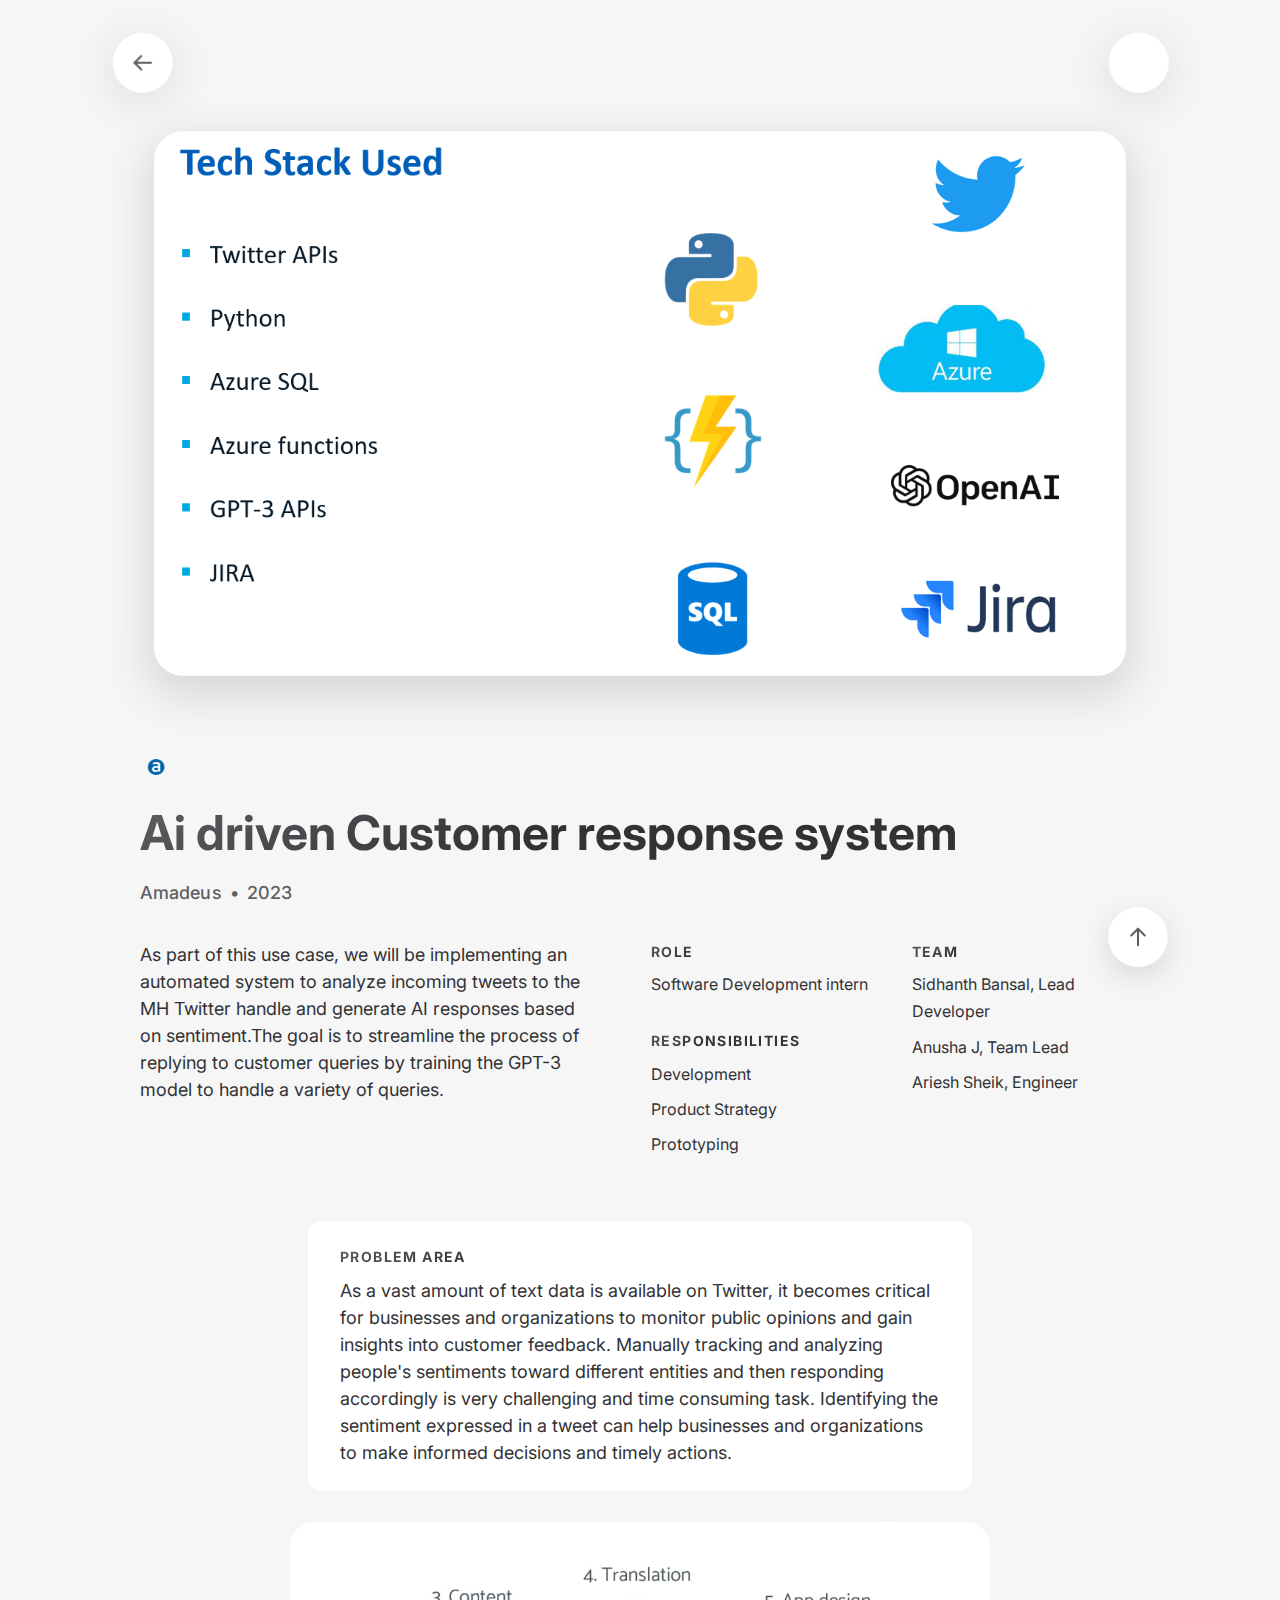
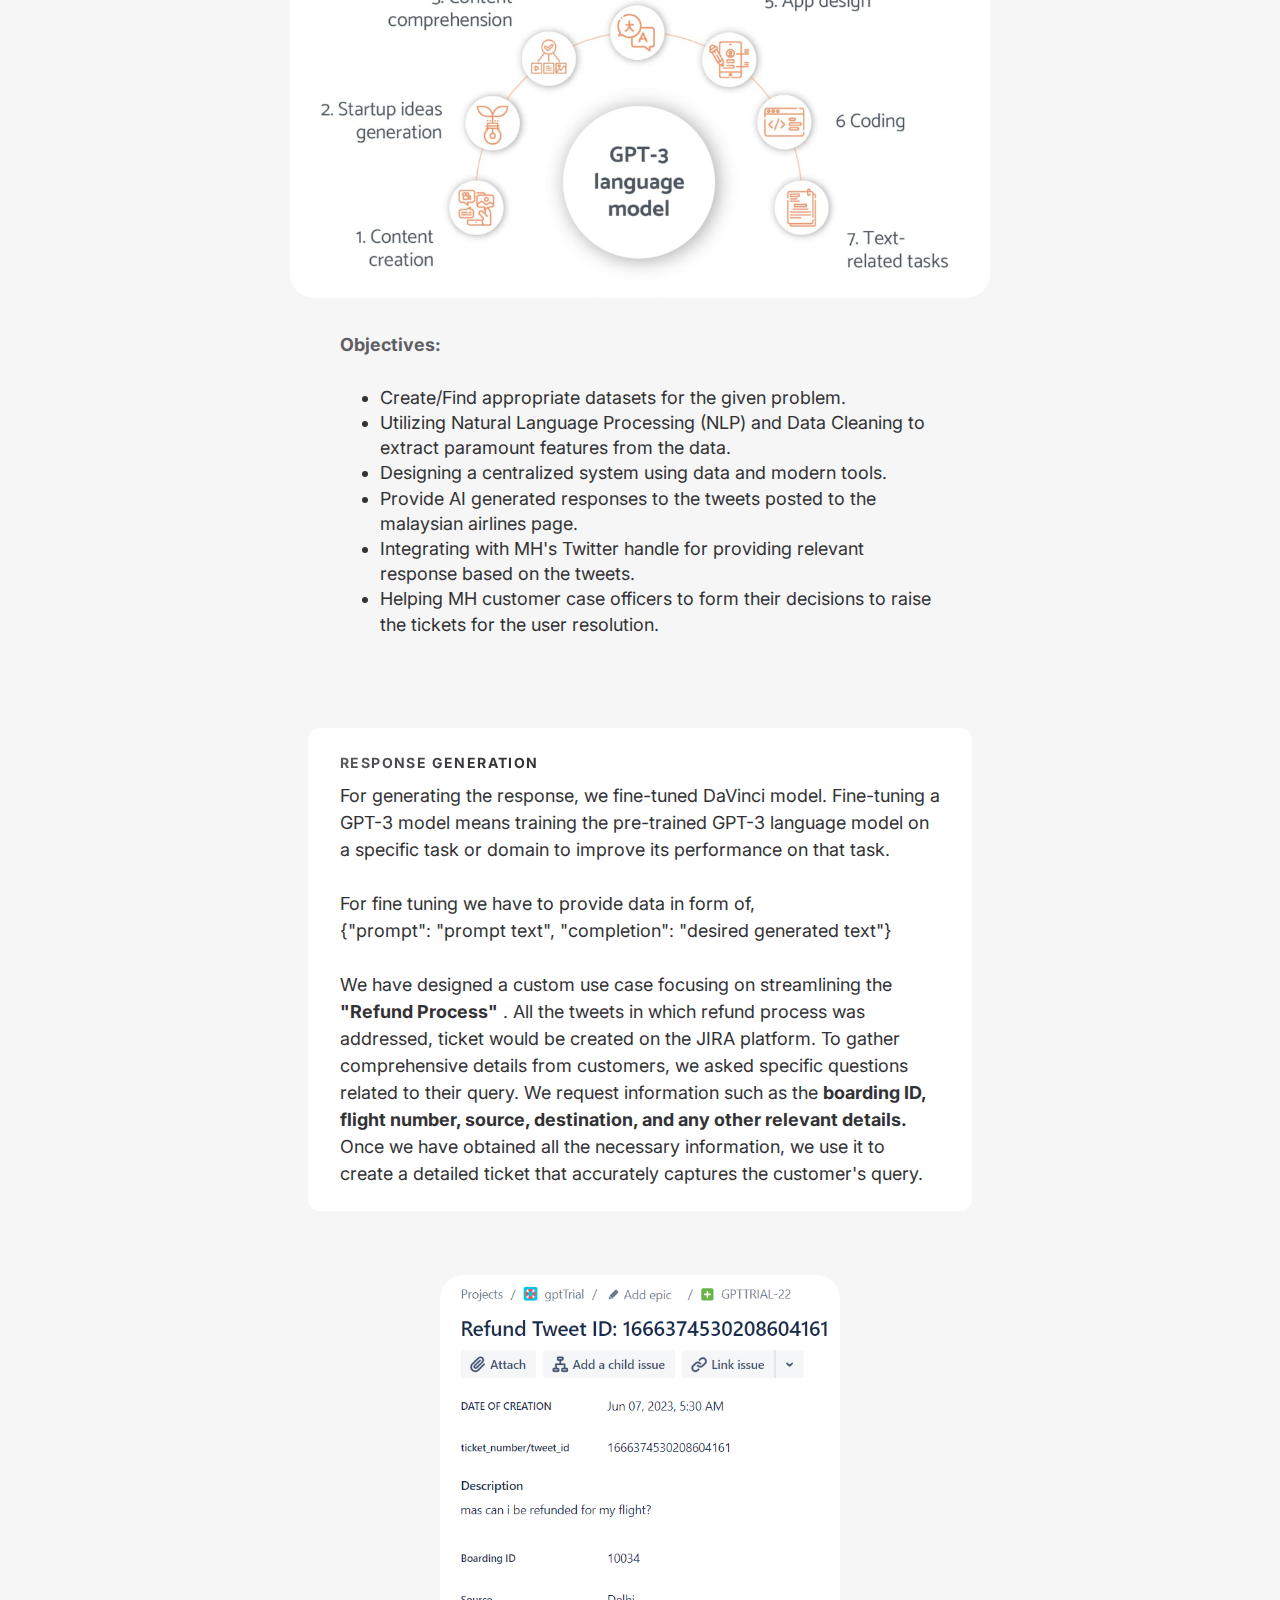
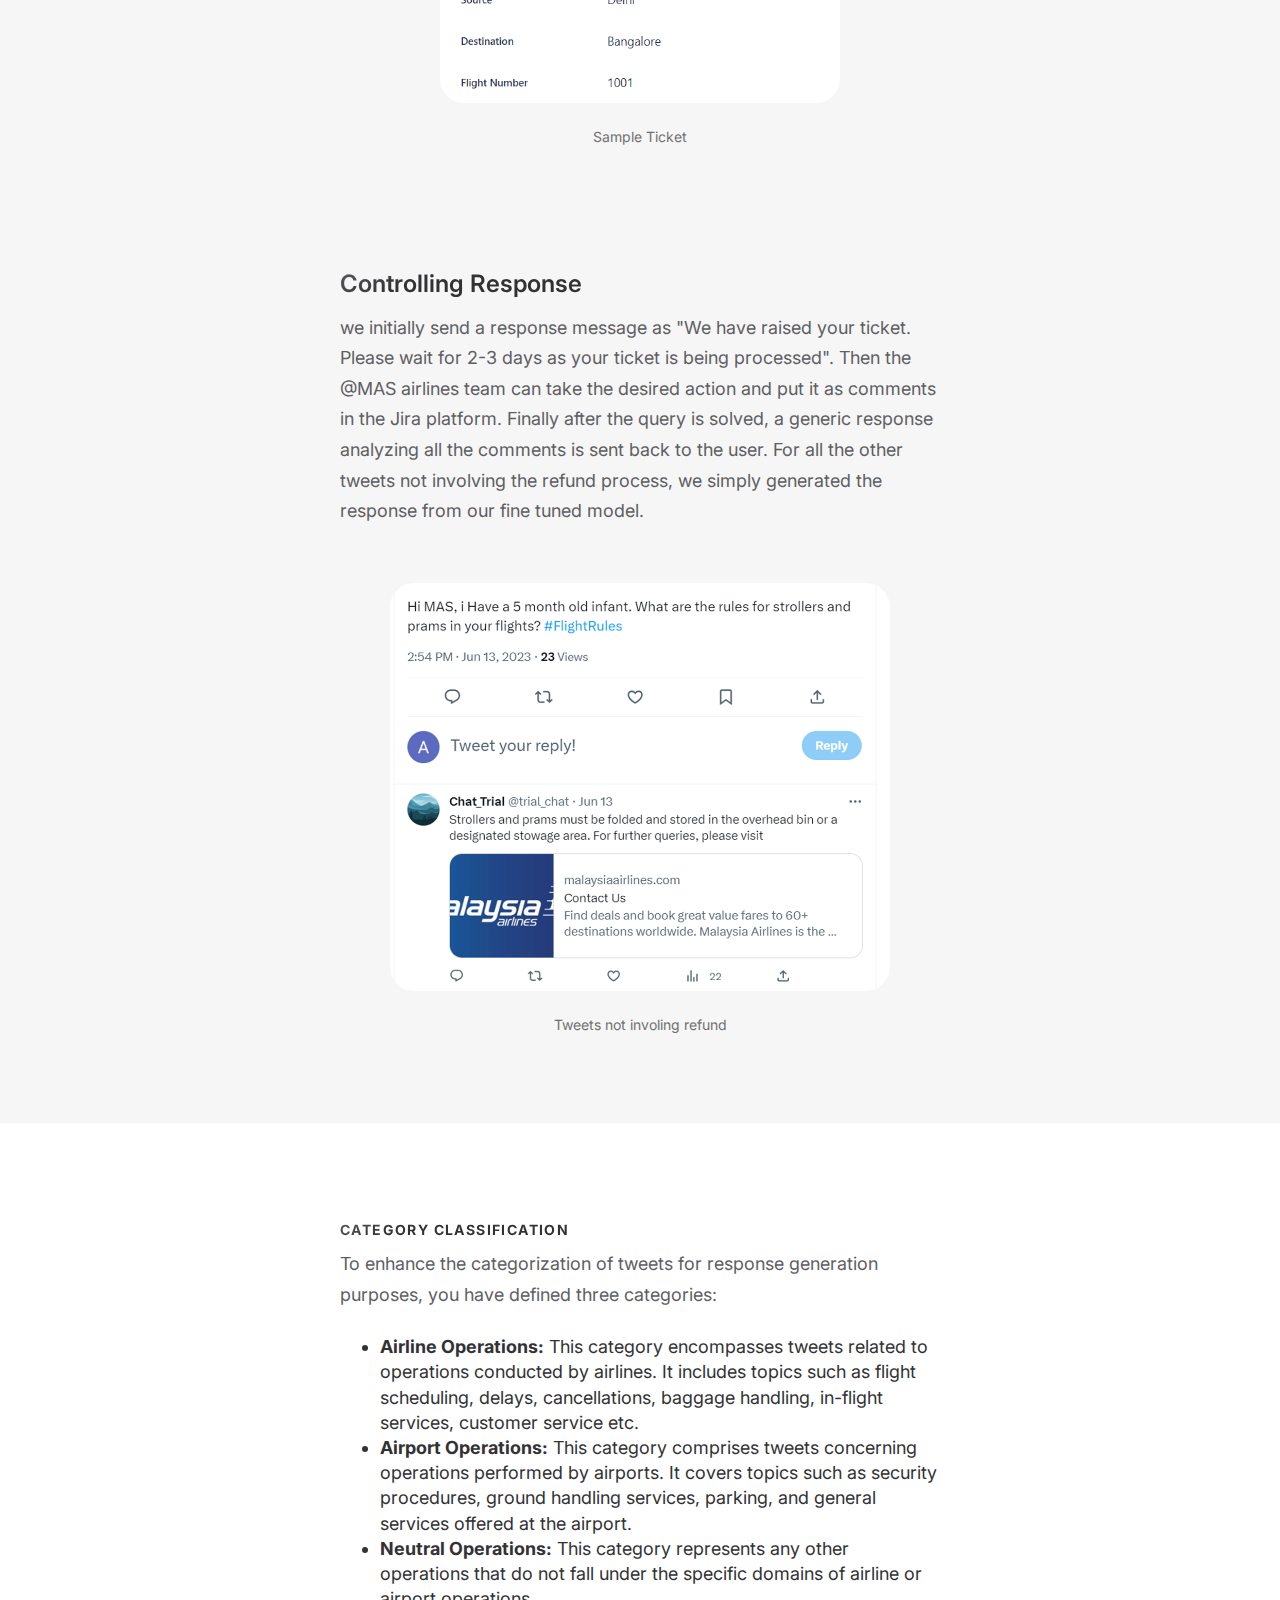
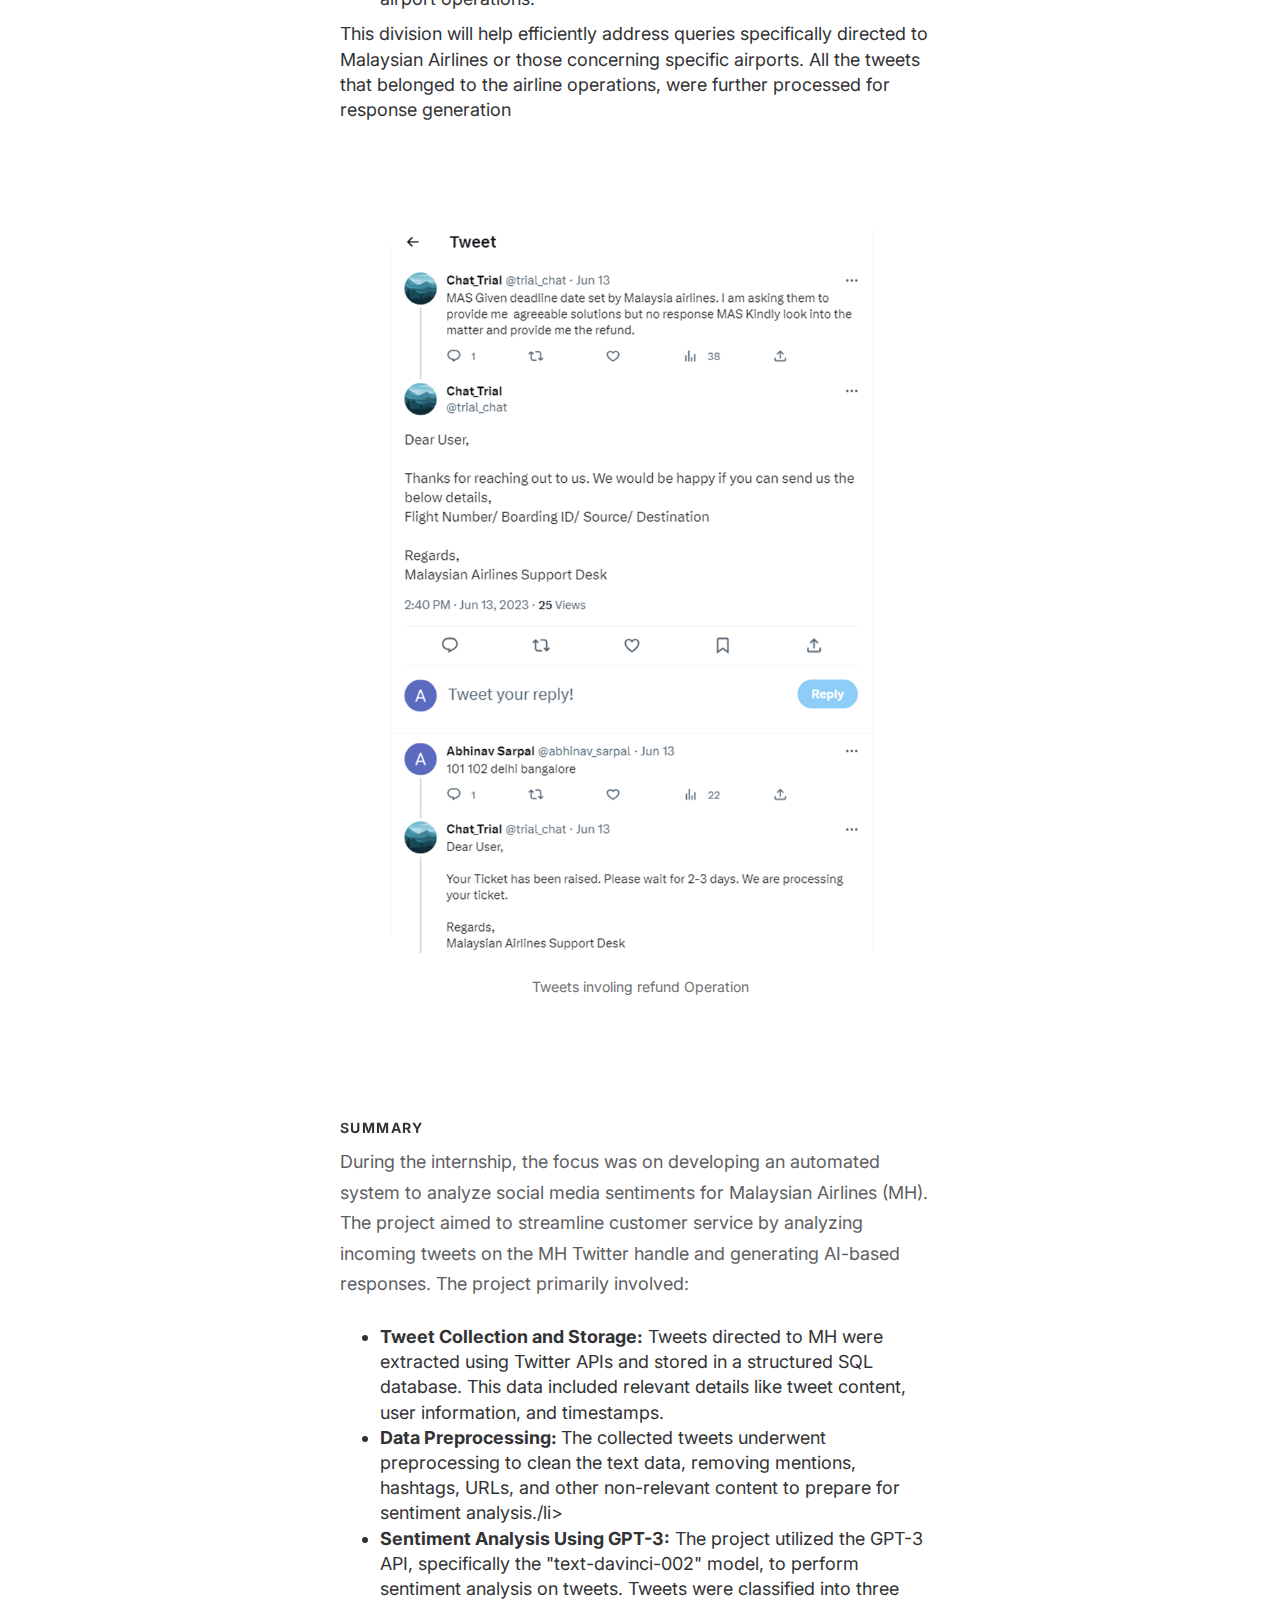
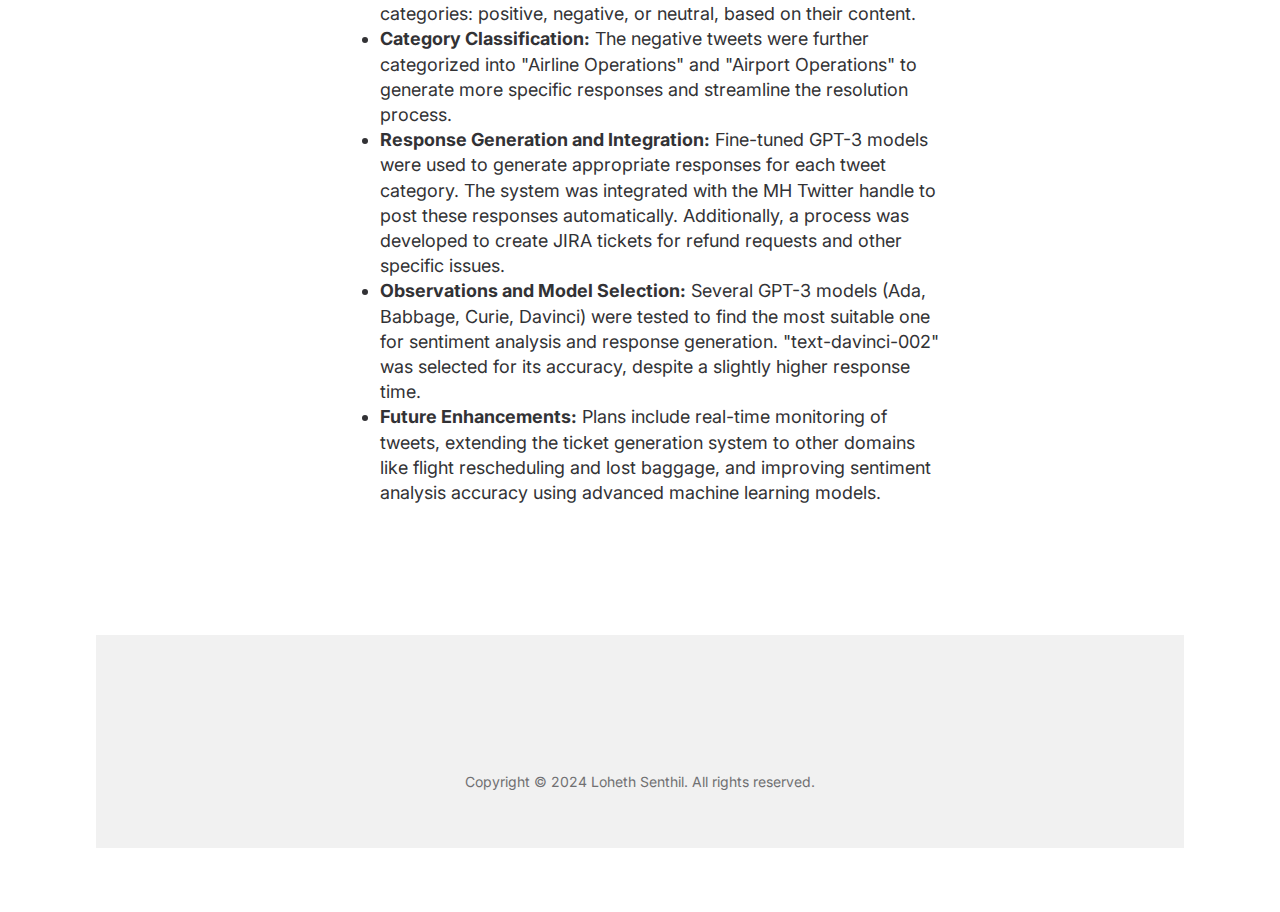
<file: work(suggested jobs)/index.html>
<!DOCTYPE html><html  data-wf-page="60fb2397c83a185cd328b2f8" data-wf-site="5e1689facb9d5168c0dcbe0b" class=" w-mod-js"><head><meta charset="utf-8"><title>Loheth S - Jobs</title>


<meta content="Redesigning job recommendations  based on job seeker activity." name="description"><meta content="Loheth Senthil- Suggested Jobs" property="og:title"><meta content="Redesigning job recommendations  based on job seeker activity." property="og:description"><meta content="Loheth - Suggested Jobs" property="twitter:title"><meta content="Redesigning job recommendations  based on job seeker activity." property="twitter:description"><meta property="og:type" content="website"><meta content="summary_large_image" name="twitter:card"><meta content="width=device-width, initial-scale=1" name="viewport"><link href="css/olifrah.webflow.779cc33f9.css" rel="stylesheet" type="text/css"><link href="https://fonts.googleapis.com" rel="preconnect"><link href="https://fonts.gstatic.com" rel="preconnect" crossorigin="anonymous"><script src="js/webfont.js" type="text/javascript"></script><script type="text/javascript">WebFont.load({  google: {    families: ["Karla:regular,italic,700,700italic:latin,latin-ext","Inter:300,regular,500,600,700:latin,latin-ext","IBM Plex Mono:300,regular,italic,500"]  }});</script><script type="text/javascript">!function(o,c){var n=c.documentElement,t=" w-mod-";n.className+=t+"js",("ontouchstart"in o||o.DocumentTouch&&c instanceof DocumentTouch)&&(n.className+=t+"touch")}(window,document);</script><link href="images/logo_image_final-removebg-preview.png" rel="shortcut icon" type="image/x-icon"><link href="images/logo_image_final-removebg-preview.png" rel="apple-touch-icon"><style>
	// Remove iOS input field inner shadow
	.tall-input-field {
		-webkit-appearance: none;
	}

    // Turn off default iOS dark highlight tap color
    .tab-toggle-switch {
      -webkit-tap-highlight-color: rgba(0,0,0,0);
      tap-highlight-color: rgba(0,0,0,0);
    }
  
</style>

<!-- Fathom - beautiful, simple website analytics -->
<script src="js/script.js" data-site="ESMOZWVX" defer=""></script>
<!-- / Fathom -->

<script>

    // Changing onClick attribute to whenClicked
    window.onload = function() {
        var anchors = document.getElementsByTagName('*');
        for(var i = 0; i < anchors.length; i++) {
            var anchor = anchors[i];
            anchor.onclick = function() {
                code = this.getAttribute('whenClicked');
                eval(code);   
            }
        }
    }
    
    // Scroll to top & track click
    function scrollAndTrack() {
      window.scroll({ top: 0, behavior: 'smooth' });
    }
  
</script>

<style>
  @keyframes flickerAnimation {
    0%   { opacity: 1; }
    10%  { opacity: 0.3; }
    20%  { opacity: 1; }
    30%  { opacity: 0.5; }
    40%  { opacity: 0.5; }
    50%  { opacity: 1; }
    60%  { opacity: 0.9; }
    70%  { opacity: 0.2; }
    80%  { opacity: 1; }
    90%  { opacity: 0.7; }
    100% { opacity: 1; }
  }

  .offline-text {
    animation: flickerAnimation 5s infinite;
    text-shadow: 0px 0px 8px rgba(182, 150, 112, 0.5);
  }
  
</style></head>

<body>
<div id="top" class="top-of-the-page"></div><div class="menu-holder"><a href="../index.html" class="icon-button w-inline-block"><img src="images/5fd65af4e1ad8f10bcd72f7b_ArrowLeft.svg" loading="lazy" width="24" height="24" alt="Back Arrow"></a>

<a data-w-id="1eebb6ce-b4d0-98b0-73c5-dbab31dfc77f" href="#" class="icon-button w-inline-block">
<div data-is-ix2-target="1" class="menu-to-close-icon" data-w-id="1eebb6ce-b4d0-98b0-73c5-dbab31dfc780" data-animation-type="lottie" data-src="https://cdn.prod.website-files.com/5e1689facb9d5168c0dcbe0b/5fd510d556f666a714cf5547_menu-to-close.json" data-loop="0" data-direction="1" data-autoplay="0" data-renderer="canvas" data-default-duration="0.6666666666666666" data-duration="0.6666666666666666" data-ix2-initial-state="0"></div></a><div class="menu-container">
<a href="../index.html" class="menu-item w-inline-block"><img src="images/5fd51b0d34b9d09283ff00d2_House.svg" loading="lazy" width="24" height="24" alt="" class="menu-item-icon"><div class="menu-item-text">Home</div></a><a href="../about/indexabout.html" class="menu-item w-inline-block"><img src="images/5fd51b1353c1a180dbc8beb4_User.svg" loading="lazy" width="24" height="24" alt="" class="menu-item-icon"><div class="menu-item-text">About</div></a></div></div>

<div class="menu-holder case-study-bottom-nav-elements-wrapper case-study-bottom-nav-elements-wrapper"><a href="#" class="bottom-icon-button hidden w-inline-block"><img src="images/5fd65af4e1ad8f10bcd72f7b_ArrowLeft.svg" loading="lazy" width="24" height="24" alt="Back Arrow"></a><div data-w-id="19c9b784-251f-d2a0-f3fd-3313a71ec7e3" class="back-to-top-animation-wrapper">
<a href="#top" data-w-id="2075c8d4-c8cd-6473-f5c8-9d5972679131" class="bottom-icon-button-teal w-inline-block"><div data-w-id="cdedce1b-f712-ba0f-f4c4-50a8a816b7a5" class="white-scale-down-circle"></div><img src="images/5fd65af4e1ad8f10bcd72f7b_ArrowLeft.svg" loading="lazy" width="24" height="24" alt="Back Arrow" class="image-2"><div data-w-id="30a7ec6e-0296-d805-3cdf-343b7d972d0d" data-is-ix2-target="1" class="colored-loader" data-animation-type="lottie" data-src="https://cdn.prod.website-files.com/5e1689facb9d5168c0dcbe0b/60c398cb203fa6de9a6cc363_colored-loader.json" data-loop="0" data-direction="1" data-autoplay="0" data-renderer="svg" data-default-duration="10" data-duration="0"></div></a></div></div>


<div class="sj-hero-container">
  
  <img src="images/ai senti.png" loading="lazy" sizes="(max-width: 1279px) 81vw, 972px" srcset="images/ai senti.png-500.png 500w, images/ai senti.png-800.png 800w, images/ai senti.png-1080.png 1080w, images/ai senti.png-1600.png 1600w, images/ai senti.png-2000.png 2000w, images/ai senti.png-2600.png 2600w, images/ ai senti.png 2774w" alt="Suggested Jobs third carousel" class="sj-hero-image back">
  
  <!-- <img src="images/ai senti.png" loading="lazy" sizes="(max-width: 767px) 86vw, (max-width: 1279px) 85vw, 1026px" srcset="images/ai senti.png-500.png 500w, images/ai senti.png-800.png 800w, images/ai senti.png-1080.png 1080w, images/ai senti.png-1600.png 1600w, images/ai senti.png-2000.png 2000w, images/ai senti.png-2600.png 2600w, images/ai senti.png 2774w" alt="Suggested Jobs second carousel" class="sj-hero-image middle"> -->
  
<!-- <img src="images/ai senti.png" loading="lazy" sizes="(max-width: 1279px) 90vw, 1080px" srcset="images/ai senti.png-p-500.png 500w, images/ai senti.png-p-800.png 800w, images/ai senti.png-p-1080.png 1080w, images/ai senti.png-p-1600.png 1600w, images/ai senti.png-p-2000.png 2000w, images/ai senti.png-p-2600.png 2600w, images/ai senti.png.png 2774w" alt="Suggested Jobs first carousel" class="sj-hero-image"> -->


</div>


<div class="case-study-header-content"><div class="case-study-title-and-company">
  
  <img src="images/1639682.webp" loading="lazy" alt="" class="company-logo"><div class="v-space small"></div><h1>Ai driven Customer response system</h1><div class="h-stack"><p class="strong-text">Amadeus</p><div class="h-space-8px"></div><p class="strong-text">•</p><div class="h-space-8px"></div><p class="strong-text">2023</p></div></div><div class="v-space medium"></div><div class="intro-role-team"><p class="callout-text">As part of this use case, we will be implementing an automated system to analyze incoming tweets to the MH Twitter handle and generate AI responses based on sentiment.The goal is to streamline the process of replying to customer queries by training the GPT-3 model to handle a variety of queries.
  </p><div class="role-team"><div class="role-column"><div class="role-section"><h2 class="small-caps-header">Role</h2><p class="role-subtitle last-one">Software Development intern</p></div><div class="role-section last"><h2 class="small-caps-header">Responsibilities</h2><p class="role-subtitle">Development</p><p class="role-subtitle">Product Strategy</p><p class="role-subtitle last-one">Prototyping</p></div></div><div class="team-column"><div class="role-section last"><h2 class="small-caps-header">Team</h2><p class="role-subtitle">Sidhanth Bansal, Lead Developer</p><p class="role-subtitle">Anusha J, Team Lead</p><p class="role-subtitle">Ariesh Sheik, Engineer</p></div></div></div></div></div><div class="v-space large"></div>
  
  <div class="callout-container"><h2 class="small-caps-header">Problem Area</h2><p class="callout-text"> As a vast amount of text data is available on Twitter, it becomes critical for businesses and organizations to monitor public opinions and gain insights into customer feedback. Manually tracking and analyzing people's sentiments toward different entities and then responding accordingly is very challenging and time consuming task. Identifying the sentiment expressed in a tweet can help businesses and organizations to make informed decisions and timely actions.</p></div><div class="v-space medium"></div><div class="full-width-section">
    <img src="images/ww.png" loading="lazy" sizes="(max-width: 479px) 90vw, (max-width: 500px) 92vw, (max-width: 500px) 94vw, (max-width: 800px) 85vw, 800px"style="max-width: 700px; height: auto;" srcset="ww.png 500w, images/ww.png 800w, images/ww.png 500w, images/ww.png 500w, images/ww.png 500w" alt="Suggested jobs problem diagram" class="full-width-image"></div><div class="single-column-section"><p><b>Objectives:</b>
      <ul>
        <li>Create/Find appropriate datasets for the given problem.</li>
        <li>Utilizing Natural Language Processing (NLP) and Data Cleaning to extract paramount features from the data.</li>
        <li>Designing a centralized system using data and modern tools.</li> 
        <li>Provide AI generated responses to the tweets posted to the malaysian airlines page.</li>
        <li>Integrating with MH's Twitter handle for providing relevant response based on the tweets.</li> 
        <li>Helping MH customer case officers to form their decisions to raise the tickets for the user resolution.</li>
      </ul>
      &nbsp;</p>
    </div>
    
    <div class="callout-container"><h2 class="small-caps-header">Response Generation</h2><p class="callout-text">For generating the response, we fine-tuned DaVinci model. Fine-tuning a GPT-3 model means training the pre-trained GPT-3 language model on a specific task or domain to improve its performance on that task.<br><br>
      For fine tuning we have to provide data in form of, <br>
      {"prompt": "prompt text", "completion": "desired generated text"} <br><br>
      We have designed a custom use case focusing on streamlining the <b>"Refund Process"</b> .  All the tweets in which refund process was addressed, ticket would be created on the JIRA platform.
      To gather comprehensive details from customers, we asked specific questions related to their query. We request information such as the <b>boarding ID, flight number, source, destination, and any other relevant details.</b> 
      Once we have obtained all the necessary information, we use it to create a detailed ticket that accurately captures the customer's query.
      </p></div>
      <div class="v-space large"></div>
      
      <!-- <div class="single-column-section"><h2 class="small-caps-header light">Features</h2><h3>Grouping Content</h3><p>By grouping content into horizontal carousels, users can dive deeper into groupings that interest them and easily skip those that don’t. With seemingly endless group types to test in the future, I made sure the group headers were versatile enough to accommodate whatever we wanted. I used subtle cues to differentiate different group types—a square logo to accompany groups based on a specific job and an icon in a circle to signify a broader group.�&nbsp;</p></div> -->

      <center>
        <img src="images/refund.png" loading="lazy" style="max-width: 400px; height: auto; sizes="(max-width: 479px) 90vw, (max-width: 500px) 92vw, (max-width: 500px) 94vw, (max-width: 800px) 85vw, 800px srcset="refund.png 500w, images/refund.png 800w, images/refund.png 500w, images/refund.png 500w, images/refund.png 500w" alt="Suggested jobs problem diagram" class="full-width-image"  ><p class="caption">Sample Ticket</p><div class="v-space large"></div>
      </center>
 

      <!-- <div class="html-embed _16-9 w-embed w-iframe"><iframe src="https://player.vimeo.com/video/577429814?background=1" width="100%" height="100%" frameborder="0" allow="autoplay; fullscreen; picture-in-picture" allowfullscreen=""></iframe></div><p class="caption">Navigating the new Suggested Jobs page.</p><div class="v-space large"></div> -->
      
      <div class="single-column-section"><h3>Controlling Response</h3><p>we initially send a response message as "We have raised your ticket. Please wait for 2-3 days as your ticket is being processed". 
        Then the @MAS airlines team can take the desired action and put it as comments in the Jira platform. Finally after the query is solved, a generic response analyzing all the comments is sent back to the user.  
        For all the other tweets not involving the refund process, we simply generated the response from our fine tuned model. 
        &nbsp;</p></div>
        
        <!-- <div class="html-embed _16-9 w-embed w-iframe"><iframe src="https://player.vimeo.com/video/578621119?background=1" width="100%" height="100%" frameborder="0" allow="autoplay; fullscreen; picture-in-picture" allowfullscreen=""></iframe></div><p class="caption">A closer look at the action menu on desktop and mobile.</p><div class="v-space large"></div> -->

        <center>
          <img src="images/child.png" loading="lazy" style="max-width: 500px "; height: auto; sizes="(max-width: 479px) 90vw, (max-width: 500px) 92vw, (max-width: 500px) 94vw, (max-width: 800px) 85vw, 800px style="max-width: 700px"; height: auto; srcset="child.png 500w, images/child.png 800w, images/child.png 500w, images/child.png 500w, images/child.png 500w" alt="Suggested jobs problem diagram" class="full-width-image"  ><p class="caption">Tweets not involing refund</p><div class="v-space large"></div>
        </center>

        <div class="full-width-section white-background"><div class="single-column-section"><h2 class="small-caps-header">Category Classification</h2><p>To enhance the categorization of tweets for response generation purposes, you have defined three categories:  <br>
          <ul>
            <li><b>Airline Operations:</b> This category encompasses tweets related to operations conducted by airlines. It includes topics such as flight scheduling, delays, cancellations, baggage handling, in-flight services, customer service etc.</li>
            <li><b>Airport Operations:</b> This category comprises tweets concerning operations performed by airports. It covers topics such as security procedures, ground handling services, parking, and general services offered at the airport.</li>
            <li><b>Neutral Operations:</b> This category represents any other operations that do not fall under the specific domains of airline or airport operations.</li>
          </ul>

          This division will help efficiently address queries specifically directed to Malaysian Airlines or those concerning specific airports. All the tweets that belonged to the airline operations, were further processed for response generation
          </p></div>
        <br><br>
          <center>
            <img src="images/refundt.png" loading="lazy" style="max-width: 500px "; height: auto; sizes="(max-width: 479px) 90vw, (max-width: 500px) 92vw, (max-width: 500px) 94vw, (max-width: 800px) 85vw, 800px style="max-width: 700px height: auto; srcset="refundt.png 500w, images/refundt.png 800w, images/child.png 500w, images/child.png 500w, images/child.png 500w" alt="Suggested jobs problem diagram" class="full-width-image"  ><p class="caption">Tweets involing refund Operation</p><div class="v-space large"></div>
          </center>
        
        <!-- <div class="v-space medium"></div><div class="single-column-section"><p>In an effort to prioritize a Suggested Jobs page redesign, our team followed up by conducting interviews with a panel assembled from unsatisfied users. They confirmed our suspicions and gave us ammunition to convince product management to move forward.</p><p>After analyzing our direct competitors, I found their suggestion pages were basic and uninspired. I decided to approach competitive research differently, looking more closely at leaders in the digital content space. Products like Netflix and Spotify had elegantly solved a similar content problem and helped guide me towards the almighty card carousel, a powerful way to organize content.</p></div></div><div class="v-space large"></div><div class="single-column-section"><h2 class="small-caps-header">Opportunity</h2><p>A Suggested Jobs page redesign presented a massive opportunity for ZipRecruiter. <strong>With over 12% of total job seeker clicks, even small increases in engagement would drastically impact total applications</strong>—a key action that would drive retention of and revenue from employers on the other side of our marketplace.�&nbsp;</p><p>By creating a flexible system for grouping suggested content, we could leverage the high traffic of Suggested Jobs to increase engagement. All while unblocking future testing and optimization by untangling code complexities in the process.</p></div><div class="v-space medium"></div><div class="full-width-section white-background"><div class="single-column-section"><h2 class="small-caps-header">Exploration</h2><p>I explored a variety of different ways to display groups, trying out single-row card carousels, list views, multi-row card carousels, mini carousels, and more. I liked a version of the list view and the mini carousels as options to test against the more obvious single-row card carousel, but was constrained by engineering resources, a recent job card redesign, and our compressed timeline.�&nbsp;</p></div><img src="images/60fb2a63f0027f34d64af967_Suggested%20Jobs%20-%20Layout%20Explorations.png" loading="lazy" sizes="(max-width: 479px) 90vw, (max-width: 767px) 92vw, (max-width: 991px) 94vw, (max-width: 1439px) 85vw, 1200px" srcset="images/60fb2a63f0027f34d64af967_Suggested%20Jobs%20-%20Layout%20Explorations-p-500.png 500w, images/60fb2a63f0027f34d64af967_Suggested%20Jobs%20-%20Layout%20Explorations-p-800.png 800w, images/60fb2a63f0027f34d64af967_Suggested%20Jobs%20-%20Layout%20Explorations-p-1080.png 1080w, images/60fb2a63f0027f34d64af967_Suggested%20Jobs%20-%20Layout%20Explorations.png 1419w" alt="Suggested jobs group layout explorations" class="full-width-image"><div class="v-space large"></div><div class="single-column-section"><p>Group headers had to be dynamic, so as part of my process, I worked with Nishok to determine the breadth of different groups we might incorporate and explored a framework that could handle each.�&nbsp;</p></div><img src="images/60fb2a86f0027f7b664afac8_Suggested%20Jobs%20-%20Group%20Header%20Anatomy.png" loading="lazy" sizes="(max-width: 479px) 90vw, (max-width: 767px) 92vw, (max-width: 991px) 94vw, (max-width: 1439px) 85vw, 1200px" srcset="images/60fb2a86f0027f7b664afac8_Suggested%20Jobs%20-%20Group%20Header%20Anatomy-p-500.png 500w, images/60fb2a86f0027f7b664afac8_Suggested%20Jobs%20-%20Group%20Header%20Anatomy-p-800.png 800w, images/60fb2a86f0027f7b664afac8_Suggested%20Jobs%20-%20Group%20Header%20Anatomy-p-1080.png 1080w, images/60fb2a86f0027f7b664afac8_Suggested%20Jobs%20-%20Group%20Header%20Anatomy-p-1600.png 1600w, images/60fb2a86f0027f7b664afac8_Suggested%20Jobs%20-%20Group%20Header%20Anatomy.png 1920w" alt="Suggested Jobs group header anatomy" class="full-width-image"><div class="v-space medium"></div><div class="single-column-section"><p>I also iterated on how group actions could work, mocking up fly-out menus, bottom drawer menus, and inline actions. We settled on the fly-out menu on desktop and the bottom drawer menu on mobile because of their simplicity and flexibility.�&nbsp;</p></div><img src="images/60fb2a941d4e8220d6baab9a_Suggested%20Jobs%20-%20Action%20Menu%20Explorations.png" loading="lazy" sizes="(max-width: 479px) 90vw, (max-width: 767px) 92vw, (max-width: 991px) 94vw, (max-width: 1439px) 85vw, 1200px" srcset="images/60fb2a941d4e8220d6baab9a_Suggested%20Jobs%20-%20Action%20Menu%20Explorations-p-500.png 500w, images/60fb2a941d4e8220d6baab9a_Suggested%20Jobs%20-%20Action%20Menu%20Explorations-p-800.png 800w, images/60fb2a941d4e8220d6baab9a_Suggested%20Jobs%20-%20Action%20Menu%20Explorations-p-1080.png 1080w, images/60fb2a941d4e8220d6baab9a_Suggested%20Jobs%20-%20Action%20Menu%20Explorations-p-1600.png 1600w, images/60fb2a941d4e8220d6baab9a_Suggested%20Jobs%20-%20Action%20Menu%20Explorations.png 1774w" alt="Suggested jobs action menu explorations" class="full-width-image"><div class="v-space large"></div><div class="single-column-section"><p>After gathering feedback from my team and showing Nishok the options, we narrowed in on the single-row card carousel and I began iterating on the carousel micro-interactions for both desktop and mobile. I prototyped and tweaked specifics like paging versus scrolling, dismiss group animations, and menu entrance and exit animations (shown above in the action menu section).�&nbsp;</p></div><div class="two-column-section"><div class="image-caption"><div class="html-embed shadow w-embed w-iframe"><iframe src="https://player.vimeo.com/video/578626709?background=1" width="100%" height="100%" frameborder="0" allow="autoplay; fullscreen; picture-in-picture" allowfullscreen=""></iframe></div><p class="caption-2">Paging</p></div><div class="image-caption"><div class="html-embed shadow w-embed w-iframe"><iframe src="https://player.vimeo.com/video/578626728?background=1" width="100%" height="100%" frameborder="0" allow="autoplay; fullscreen; picture-in-picture" allowfullscreen=""></iframe></div><p class="caption-2">Scrolling</p></div></div></div><div class="v-space large"></div> -->
        
        
        <!-- <div class="single-column-section"><h2 class="small-caps-header">Results</h2><p>After working closely with engineering to bring the designs to life, we launched the test and crossed our fingers. At the project’s inception, we documented two primary indicators of success; higher engagement and improved satisfaction. Fortunately, our users found the experience more engaging and satisfying than ever.</p><p><strong>We increased clicks on Suggested Jobs by 22%, applications by 8%, and unique users who engaged with Suggested Jobs by 10%. We also lifted satisfaction by 8%.</strong></p><p>A win of this magnitude meant not only rolling the designs out to all of our web users, but also clearing the way for our team to test new groups, create a system for how to order groups, and expand the designs to iOS and Android.�&nbsp;</p></div> -->
        
        <div class="single-column-section"><h2 class="small-caps-header">Summary</h2><p>
          
          During the internship, the focus was on developing an automated system to analyze social media sentiments for Malaysian Airlines (MH). The project aimed to streamline customer service by analyzing incoming tweets on the MH Twitter handle and generating AI-based responses. The project primarily involved:
<ul>
  <li><b>Tweet Collection and Storage:</b> Tweets directed to MH were extracted using Twitter APIs and stored in a structured SQL database. This data included relevant details like tweet content, user information, and timestamps.</li>
  <li><b>Data Preprocessing: </b>The collected tweets underwent preprocessing to clean the text data, removing mentions, hashtags, URLs, and other non-relevant content to prepare for sentiment analysis./li>
  <li><b>Sentiment Analysis Using GPT-3:</b> The project utilized the GPT-3 API, specifically the "text-davinci-002" model, to perform sentiment analysis on tweets. Tweets were classified into three categories: positive, negative, or neutral, based on their content.</li>
  <li><b>Category Classification:</b> The negative tweets were further categorized into "Airline Operations" and "Airport Operations" to generate more specific responses and streamline the resolution process.</li>
  <li><b>Response Generation and Integration:</b> Fine-tuned GPT-3 models were used to generate appropriate responses for each tweet category. The system was integrated with the MH Twitter handle to post these responses automatically. Additionally, a process was developed to create JIRA tickets for refund requests and other specific issues.</li>
  <li><b>Observations and Model Selection:</b> Several GPT-3 models (Ada, Babbage, Curie, Davinci) were tested to find the most suitable one for sentiment analysis and response generation. "text-davinci-002" was selected for its accuracy, despite a slightly higher response time.</li>
  <li><b>Future Enhancements:</b> Plans include real-time monitoring of tweets, extending the ticket generation system to other domains like flight rescheduling and lost baggage, and improving sentiment analysis accuracy using advanced machine learning models.</li>
</ul>

          

          

          

          

          

          
</p></div><div class="v-space large"></div>
  
<div class="footer"><div class="social-links-wrapper"><a href="https://www.instagram.com/loheeeth.hhh/" target="_blank" class="social-icon-link w-inline-block"><img src="images/instagram-png-transparent-22.png" loading="lazy" alt="instagram Icon"></a><a href="https://www.linkedin.com/in/loheth/" target="_blank" class="social-icon-link w-inline-block"><img src="images/Illustration-of-Linkedin-icon-on-transparent-background-PNG.png" loading="lazy" alt="LinkedIn Icon"></a><a href="mailto:senthilh@mail.uc.edu,lohethsenthil@gmail.com" target="_blank" class="social-icon-link w-inline-block"><img src="images/microsoft-outlook-macos-icon-12.png" loading="lazy" alt="Dribbble icon"></a></div><div class="caption">Copyright © 2024 Loheth Senthil. All rights reserved.</div></div><script src="js/jquery-3.5.1.min.dc5e7f18c8.js" type="text/javascript" crossorigin="anonymous"></script><script src="js/webflow.9a30ca55e.js" type="text/javascript"></script></body></html>
</file>
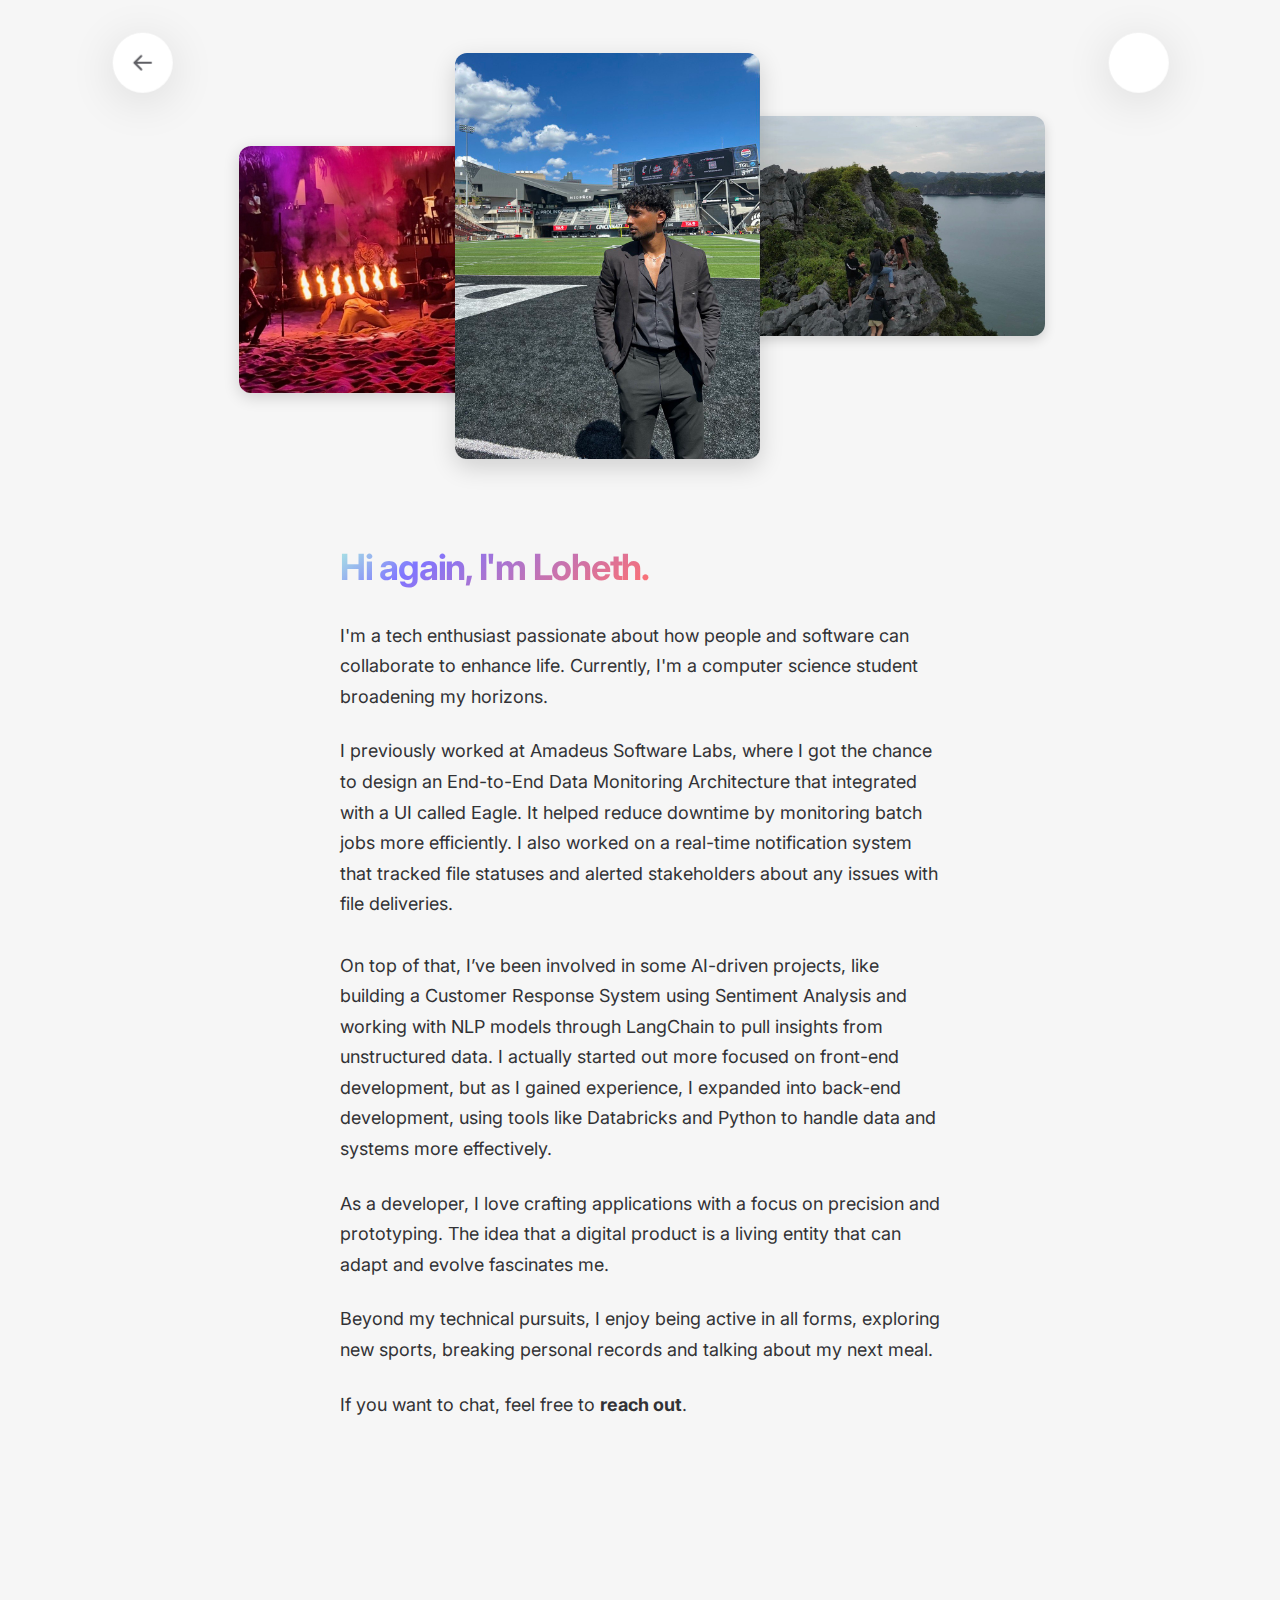
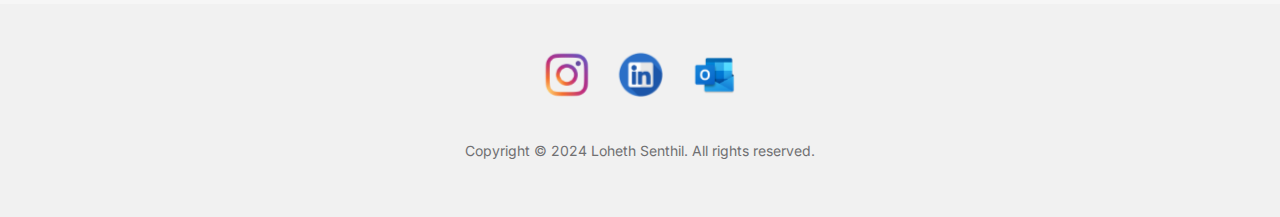
<file: about/indexabout.html>
<!DOCTYPE html><html data-wf-page="60c042843ee6a2e23c5f024f" data-wf-site="5e1689facb9d5168c0dcbe0b"><head><meta charset="utf-8"><title>About</title><meta content="About" property="og:title"><meta content="About" property="twitter:title"><meta content="width=device-width, initial-scale=1" name="viewport"><link href="css/olifrah.webflow.779cc33f9.css" rel="stylesheet" type="text/css"><link href="https://fonts.googleapis.com" rel="preconnect"><link href="https://fonts.gstatic.com" rel="preconnect" crossorigin="anonymous"><script src="js/webfont.js" type="text/javascript"></script><script type="text/javascript">WebFont.load({  google: {    families: ["Karla:regular,italic,700,700italic:latin,latin-ext","Inter:300,regular,500,600,700:latin,latin-ext","IBM Plex Mono:300,regular,italic,500"]  }});</script><script type="text/javascript">!function(o,c){var n=c.documentElement,t=" w-mod-";n.className+=t+"js",("ontouchstart"in o||o.DocumentTouch&&c instanceof DocumentTouch)&&(n.className+=t+"touch")}(window,document);</script><link href="images/logo_image_final-removebg-preview.png" rel="shortcut icon" type="image/x-icon"><link href="about/images/logo_image_final-removebg-preview.png" rel="apple-touch-icon"><style>
	// Remove iOS input field inner shadow
	.tall-input-field {
		-webkit-appearance: none;
	}

    // Turn off default iOS dark highlight tap color
    .tab-toggle-switch {
      -webkit-tap-highlight-color: rgba(0,0,0,0);
      tap-highlight-color: rgba(0,0,0,0);
    }
  
</style>

<!-- Fathom - beautiful, simple website analytics -->
<script src="js/script.js" data-site="ESMOZWVX" defer=""></script>
<!-- / Fathom -->

<script>

    // Changing onClick attribute to whenClicked
    window.onload = function() {
        var anchors = document.getElementsByTagName('*');
        for(var i = 0; i < anchors.length; i++) {
            var anchor = anchors[i];
            anchor.onclick = function() {
                code = this.getAttribute('whenClicked');
                eval(code);   
            }
        }
    }
    
    // Scroll to top & track click
    function scrollAndTrack() {
      window.scroll({ top: 0, behavior: 'smooth' });
    }
  
</script>

<style>
  @keyframes flickerAnimation {
    0%   { opacity: 1; }
    10%  { opacity: 0.3; }
    20%  { opacity: 1; }
    30%  { opacity: 0.5; }
    40%  { opacity: 0.5; }
    50%  { opacity: 1; }
    60%  { opacity: 0.9; }
    70%  { opacity: 0.2; }
    80%  { opacity: 1; }
    90%  { opacity: 0.7; }
    100% { opacity: 1; }
  }

  .offline-text {
    animation: flickerAnimation 5s infinite;
    text-shadow: 0px 0px 8px rgba(182, 150, 112, 0.5);
  }
  
</style></head><body><div class="menu-holder"><a href="../index.html" class="icon-button w-inline-block"><img src="images/5fd65af4e1ad8f10bcd72f7b_ArrowLeft.svg" loading="lazy" width="24" height="24" alt="Back Arrow"></a><a data-w-id="1eebb6ce-b4d0-98b0-73c5-dbab31dfc77f" href="#" class="icon-button w-inline-block"><div data-is-ix2-target="1" class="menu-to-close-icon" data-w-id="1eebb6ce-b4d0-98b0-73c5-dbab31dfc780" data-animation-type="lottie" data-src="https://cdn.prod.website-files.com/5e1689facb9d5168c0dcbe0b/5fd510d556f666a714cf5547_menu-to-close.json" data-loop="0" data-direction="1" data-autoplay="0" data-renderer="canvas" data-default-duration="0.6666666666666666" data-duration="0.6666666666666666" data-ix2-initial-state="0"></div></a><div class="menu-container"><a href="../index.html" class="menu-item w-inline-block"><img src="images/5fd51b0d34b9d09283ff00d2_House.svg" loading="lazy" width="24" height="24" alt="" class="menu-item-icon"><div class="menu-item-text">Home</div></a><a href="indexabout.html" aria-current="page" class="menu-item w-inline-block w--current"><img src="images/5fd51b1353c1a180dbc8beb4_User.svg" loading="lazy" width="24" height="24" alt="" class="menu-item-icon"><div class="menu-item-text">About</div></a></div></div><div class="full-width-section"><div class="about-cloud-container"><img src="images/fire play.jpg" loading="eager" width="233" data-w-id="75ace4df-5ec6-8ef2-5c94-adab473822f3" alt="A pic of my dog, Olive." srcset="images/fire play.jpg 500w, images/fire play.jpg 800w, images/fire play.jpg 849w" sizes="(max-width: 479px) 28vw, (max-width: 767px) 26vw, (max-width: 991px) 21vw, (max-width: 1439px) 19vw, 22vw" class="about-cloud-image olive">
  
<img src="images/bla.jpg" loading="eager" width="233" data-w-id="8147d119-0101-44b7-296b-0b9d03bad731" alt="A photo of me next to a small waterfall" srcset="images/bla.jpg 500w, images/bla.jpg 800w, images/bla.jpg 849w" sizes="(max-width: 479px) 36vw, (max-width: 767px) 33vw, (max-width: 991px) 26vw, (max-width: 1439px) 24vw, 27vw" class="about-cloud-image waterfall">

<img class="about-cloud-image bridge" src="images/viet.jpg" width="233" height="200" alt="A photo of The Williamsburg Bridge" sizes="(max-width: 479px) 30vw, (max-width: 767px) 27vw, (max-width: 991px) 26vw, (max-width: 1439px) 24vw, 27vw" data-w-id="f890f31c-d0cd-2f75-2fad-98762d5ac331" loading="eager" srcset="images/viet.jpg 500w, images/viet.jpg 800w, images/viet.jpg 849w"></div></div><div class="single-column-section"><div class="v-space medium"></div><h1 class="colored-h1-small">Hi again, I'm Loheth.</h1><div class="v-space small"></div><p class="case-paragraph">I'm a tech enthusiast passionate about how people and software can collaborate to enhance life. Currently, I'm a computer science student broadening my horizons.</p><p class="case-paragraph">I previously worked at Amadeus Software Labs, where I got the chance to design an End-to-End Data Monitoring Architecture that integrated with a UI called Eagle. It helped reduce downtime by monitoring batch jobs more efficiently. I also worked on a real-time notification system that tracked file statuses and alerted stakeholders about any issues with file deliveries. <br><br>
On top of that, I’ve been involved in some AI-driven projects, like building a Customer Response System using Sentiment Analysis and working with NLP models through LangChain to pull insights from unstructured data. I actually started out more focused on front-end development, but as I gained experience, I expanded into back-end development, using tools like Databricks and Python to handle data and systems more effectively. 


</p><p class="case-paragraph">As a developer, I love crafting applications with a focus on precision and prototyping. The idea that a digital product is a living entity that can adapt and evolve fascinates me.</p><p class="case-paragraph">Beyond my technical pursuits, I enjoy being active in all forms, exploring new sports, breaking personal records and talking about my next meal.</p><p class="case-paragraph">If you want to chat, feel free to <b>reach out</b>.</p></div><div class="v-space extra-large"></div>
  
<div class="footer"><div class="social-links-wrapper"><a href="https://www.instagram.com/loheeeth.hhh/" target="_blank" class="social-icon-link w-inline-block"><img src="images/instagram-png-transparent-22.png" loading="lazy" alt="instagram Icon"></a><a href="https://www.linkedin.com/in/loheth/" target="_blank" class="social-icon-link w-inline-block"><img src="images/Illustration-of-Linkedin-icon-on-transparent-background-PNG.png" loading="lazy" alt="LinkedIn Icon"></a><a href="mailto:senthilh@mail.uc.edu,lohethsenthil@gmail.com" target="_blank" class="social-icon-link w-inline-block"><img src="images/microsoft-outlook-macos-icon-12.png" loading="lazy" alt="Dribbble icon"></a></div><div class="caption">Copyright © 2024 Loheth Senthil. All rights reserved.</div></div><script src="js/jquery-3.5.1.min.dc5e7f18c8.js" type="text/javascript" crossorigin="anonymous"></script><script src="js/webflow.9a30ca55e.js" type="text/javascript"></script></body></html>
</file>
<file: css/olifrah.webflow.779cc33f9.css>
html {
  -webkit-text-size-adjust: 100%;
  -ms-text-size-adjust: 100%;
  font-family: sans-serif;
}

body {
  margin: 0;
}

article, aside, details, figcaption, figure, footer, header, hgroup, main, menu, nav, section, summary {
  display: block;
}

audio, canvas, progress, video {
  vertical-align: baseline;
  display: inline-block;
}

audio:not([controls]) {
  height: 0;
  display: none;
}

[hidden], template {
  display: none;
}

a {
  background-color: #0000;
}

a:active, a:hover {
  outline: 0;
}

abbr[title] {
  border-bottom: 1px dotted;
}

b, strong {
  font-weight: bold;
}

dfn {
  font-style: italic;
}

h1 {
  margin: .67em 0;
  font-size: 2em;
}

mark {
  color: #000;
  background: #ff0;
}

small {
  font-size: 80%;
}

sub, sup {
  vertical-align: baseline;
  font-size: 75%;
  line-height: 0;
  position: relative;
}

sup {
  top: -.5em;
}

sub {
  bottom: -.25em;
}

img {
  border: 0;
}

svg:not(:root) {
  overflow: hidden;
}

hr {
  box-sizing: content-box;
  height: 0;
}

pre {
  overflow: auto;
}

code, kbd, pre, samp {
  font-family: monospace;
  font-size: 1em;
}

button, input, optgroup, select, textarea {
  color: inherit;
  font: inherit;
  margin: 0;
}

button {
  overflow: visible;
}

button, select {
  text-transform: none;
}

button, html input[type="button"], input[type="reset"] {
  -webkit-appearance: button;
  cursor: pointer;
}

button[disabled], html input[disabled] {
  cursor: default;
}

button::-moz-focus-inner, input::-moz-focus-inner {
  border: 0;
  padding: 0;
}

input {
  line-height: normal;
}

input[type="checkbox"], input[type="radio"] {
  box-sizing: border-box;
  padding: 0;
}

input[type="number"]::-webkit-inner-spin-button, input[type="number"]::-webkit-outer-spin-button {
  height: auto;
}

input[type="search"] {
  -webkit-appearance: none;
}

input[type="search"]::-webkit-search-cancel-button, input[type="search"]::-webkit-search-decoration {
  -webkit-appearance: none;
}

legend {
  border: 0;
  padding: 0;
}

textarea {
  overflow: auto;
}

optgroup {
  font-weight: bold;
}

table {
  border-collapse: collapse;
  border-spacing: 0;
}

td, th {
  padding: 0;
}

@font-face {
  font-family: webflow-icons;
  src: url("[data-uri]") format("truetype");
  font-weight: normal;
  font-style: normal;
}

[class^="w-icon-"], [class*=" w-icon-"] {
  speak: none;
  font-variant: normal;
  text-transform: none;
  -webkit-font-smoothing: antialiased;
  -moz-osx-font-smoothing: grayscale;
  font-style: normal;
  font-weight: normal;
  line-height: 1;
  font-family: webflow-icons !important;
}

.w-icon-slider-right:before {
  content: "";
}

.w-icon-slider-left:before {
  content: "";
}

.w-icon-nav-menu:before {
  content: "";
}

.w-icon-arrow-down:before, .w-icon-dropdown-toggle:before {
  content: "";
}

.w-icon-file-upload-remove:before {
  content: "";
}

.w-icon-file-upload-icon:before {
  content: "";
}

* {
  box-sizing: border-box;
}

html {
  height: 100%;
}

body {
  color: #333;
  background-color: #fff;
  min-height: 100%;
  margin: 0;
  font-family: Arial, sans-serif;
  font-size: 14px;
  line-height: 20px;
}

img {
  vertical-align: middle;
  max-width: 100%;
  display: inline-block;
}

html.w-mod-touch * {
  background-attachment: scroll !important;
}

.w-block {
  display: block;
}

.w-inline-block {
  max-width: 100%;
  display: inline-block;
}

.w-clearfix:before, .w-clearfix:after {
  content: " ";
  grid-area: 1 / 1 / 2 / 2;
  display: table;
}

.w-clearfix:after {
  clear: both;
}

.w-hidden {
  display: none;
}

.w-button {
  color: #fff;
  line-height: inherit;
  cursor: pointer;
  background-color: #3898ec;
  border: 0;
  border-radius: 0;
  padding: 9px 15px;
  text-decoration: none;
  display: inline-block;
}

input.w-button {
  -webkit-appearance: button;
}

html[data-w-dynpage] [data-w-cloak] {
  color: #0000 !important;
}

.w-code-block {
  margin: unset;
}

pre.w-code-block code {
  all: inherit;
}

.w-webflow-badge, .w-webflow-badge * {
  z-index: auto;
  visibility: visible;
  box-sizing: border-box;
  float: none;
  clear: none;
  box-shadow: none;
  opacity: 1;
  direction: ltr;
  font-family: inherit;
  font-weight: inherit;
  color: inherit;
  font-size: inherit;
  line-height: inherit;
  font-style: inherit;
  font-variant: inherit;
  text-align: inherit;
  letter-spacing: inherit;
  -webkit-text-decoration: inherit;
  text-decoration: inherit;
  text-indent: 0;
  text-transform: inherit;
  text-shadow: none;
  font-smoothing: auto;
  vertical-align: baseline;
  cursor: inherit;
  white-space: inherit;
  word-break: normal;
  word-spacing: normal;
  word-wrap: normal;
  background: none;
  border: 0 #0000;
  border-radius: 0;
  width: auto;
  min-width: 0;
  max-width: none;
  height: auto;
  min-height: 0;
  max-height: none;
  margin: 0;
  padding: 0;
  list-style-type: disc;
  transition: none;
  display: block;
  position: static;
  inset: auto;
  overflow: visible;
  transform: none;
}

.w-webflow-badge {
  white-space: nowrap;
  cursor: pointer;
  box-shadow: 0 0 0 1px #0000001a, 0 1px 3px #0000001a;
  visibility: visible !important;
  z-index: 2147483647 !important;
  color: #aaadb0 !important;
  opacity: 1 !important;
  background-color: #fff !important;
  border-radius: 3px !important;
  width: auto !important;
  height: auto !important;
  margin: 0 !important;
  padding: 6px !important;
  font-size: 12px !important;
  line-height: 14px !important;
  text-decoration: none !important;
  display: inline-block !important;
  position: fixed !important;
  inset: auto 12px 12px auto !important;
  overflow: visible !important;
  transform: none !important;
}

.w-webflow-badge > img {
  visibility: visible !important;
  opacity: 1 !important;
  vertical-align: middle !important;
  display: inline-block !important;
}

h1, h2, h3, h4, h5, h6 {
  margin-bottom: 10px;
  font-weight: bold;
}

h1 {
  margin-top: 20px;
  font-size: 38px;
  line-height: 44px;
}

h2 {
  margin-top: 20px;
  font-size: 32px;
  line-height: 36px;
}

h3 {
  margin-top: 20px;
  font-size: 24px;
  line-height: 30px;
}

h4 {
  margin-top: 10px;
  font-size: 18px;
  line-height: 24px;
}

h5 {
  margin-top: 10px;
  font-size: 14px;
  line-height: 20px;
}

h6 {
  margin-top: 10px;
  font-size: 12px;
  line-height: 18px;
}

p {
  margin-top: 0;
  margin-bottom: 10px;
}

blockquote {
  border-left: 5px solid #e2e2e2;
  margin: 0 0 10px;
  padding: 10px 20px;
  font-size: 18px;
  line-height: 22px;
}

figure {
  margin: 0 0 10px;
}

figcaption {
  text-align: center;
  margin-top: 5px;
}

ul, ol {
  margin-top: 0;
  margin-bottom: 10px;
  padding-left: 40px;
}

.w-list-unstyled {
  padding-left: 0;
  list-style: none;
}

.w-embed:before, .w-embed:after {
  content: " ";
  grid-area: 1 / 1 / 2 / 2;
  display: table;
}

.w-embed:after {
  clear: both;
}

.w-video {
  width: 100%;
  padding: 0;
  position: relative;
}

.w-video iframe, .w-video object, .w-video embed {
  border: none;
  width: 100%;
  height: 100%;
  position: absolute;
  top: 0;
  left: 0;
}

fieldset {
  border: 0;
  margin: 0;
  padding: 0;
}

button, [type="button"], [type="reset"] {
  cursor: pointer;
  -webkit-appearance: button;
  border: 0;
}

.w-form {
  margin: 0 0 15px;
}

.w-form-done {
  text-align: center;
  background-color: #ddd;
  padding: 20px;
  display: none;
}

.w-form-fail {
  background-color: #ffdede;
  margin-top: 10px;
  padding: 10px;
  display: none;
}

label {
  margin-bottom: 5px;
  font-weight: bold;
  display: block;
}

.w-input, .w-select {
  color: #333;
  vertical-align: middle;
  background-color: #fff;
  border: 1px solid #ccc;
  width: 100%;
  height: 38px;
  margin-bottom: 10px;
  padding: 8px 12px;
  font-size: 14px;
  line-height: 1.42857;
  display: block;
}

.w-input:-moz-placeholder, .w-select:-moz-placeholder {
  color: #999;
}

.w-input::-moz-placeholder, .w-select::-moz-placeholder {
  color: #999;
  opacity: 1;
}

.w-input::-webkit-input-placeholder, .w-select::-webkit-input-placeholder {
  color: #999;
}

.w-input:focus, .w-select:focus {
  border-color: #3898ec;
  outline: 0;
}

.w-input[disabled], .w-select[disabled], .w-input[readonly], .w-select[readonly], fieldset[disabled] .w-input, fieldset[disabled] .w-select {
  cursor: not-allowed;
}

.w-input[disabled]:not(.w-input-disabled), .w-select[disabled]:not(.w-input-disabled), .w-input[readonly], .w-select[readonly], fieldset[disabled]:not(.w-input-disabled) .w-input, fieldset[disabled]:not(.w-input-disabled) .w-select {
  background-color: #eee;
}

textarea.w-input, textarea.w-select {
  height: auto;
}

.w-select {
  background-color: #f3f3f3;
}

.w-select[multiple] {
  height: auto;
}

.w-form-label {
  cursor: pointer;
  margin-bottom: 0;
  font-weight: normal;
  display: inline-block;
}

.w-radio {
  margin-bottom: 5px;
  padding-left: 20px;
  display: block;
}

.w-radio:before, .w-radio:after {
  content: " ";
  grid-area: 1 / 1 / 2 / 2;
  display: table;
}

.w-radio:after {
  clear: both;
}

.w-radio-input {
  float: left;
  margin: 3px 0 0 -20px;
  line-height: normal;
}

.w-file-upload {
  margin-bottom: 10px;
  display: block;
}

.w-file-upload-input {
  opacity: 0;
  z-index: -100;
  width: .1px;
  height: .1px;
  position: absolute;
  overflow: hidden;
}

.w-file-upload-default, .w-file-upload-uploading, .w-file-upload-success {
  color: #333;
  display: inline-block;
}

.w-file-upload-error {
  margin-top: 10px;
  display: block;
}

.w-file-upload-default.w-hidden, .w-file-upload-uploading.w-hidden, .w-file-upload-error.w-hidden, .w-file-upload-success.w-hidden {
  display: none;
}

.w-file-upload-uploading-btn {
  cursor: pointer;
  background-color: #fafafa;
  border: 1px solid #ccc;
  margin: 0;
  padding: 8px 12px;
  font-size: 14px;
  font-weight: normal;
  display: flex;
}

.w-file-upload-file {
  background-color: #fafafa;
  border: 1px solid #ccc;
  flex-grow: 1;
  justify-content: space-between;
  margin: 0;
  padding: 8px 9px 8px 11px;
  display: flex;
}

.w-file-upload-file-name {
  font-size: 14px;
  font-weight: normal;
  display: block;
}

.w-file-remove-link {
  cursor: pointer;
  width: auto;
  height: auto;
  margin-top: 3px;
  margin-left: 10px;
  padding: 3px;
  display: block;
}

.w-icon-file-upload-remove {
  margin: auto;
  font-size: 10px;
}

.w-file-upload-error-msg {
  color: #ea384c;
  padding: 2px 0;
  display: inline-block;
}

.w-file-upload-info {
  padding: 0 12px;
  line-height: 38px;
  display: inline-block;
}

.w-file-upload-label {
  cursor: pointer;
  background-color: #fafafa;
  border: 1px solid #ccc;
  margin: 0;
  padding: 8px 12px;
  font-size: 14px;
  font-weight: normal;
  display: inline-block;
}

.w-icon-file-upload-icon, .w-icon-file-upload-uploading {
  width: 20px;
  margin-right: 8px;
  display: inline-block;
}

.w-icon-file-upload-uploading {
  height: 20px;
}

.w-container {
  max-width: 940px;
  margin-left: auto;
  margin-right: auto;
}

.w-container:before, .w-container:after {
  content: " ";
  grid-area: 1 / 1 / 2 / 2;
  display: table;
}

.w-container:after {
  clear: both;
}

.w-container .w-row {
  margin-left: -10px;
  margin-right: -10px;
}

.w-row:before, .w-row:after {
  content: " ";
  grid-area: 1 / 1 / 2 / 2;
  display: table;
}

.w-row:after {
  clear: both;
}

.w-row .w-row {
  margin-left: 0;
  margin-right: 0;
}

.w-col {
  float: left;
  width: 100%;
  min-height: 1px;
  padding-left: 10px;
  padding-right: 10px;
  position: relative;
}

.w-col .w-col {
  padding-left: 0;
  padding-right: 0;
}

.w-col-1 {
  width: 8.33333%;
}

.w-col-2 {
  width: 16.6667%;
}

.w-col-3 {
  width: 25%;
}

.w-col-4 {
  width: 33.3333%;
}

.w-col-5 {
  width: 41.6667%;
}

.w-col-6 {
  width: 50%;
}

.w-col-7 {
  width: 58.3333%;
}

.w-col-8 {
  width: 66.6667%;
}

.w-col-9 {
  width: 75%;
}

.w-col-10 {
  width: 83.3333%;
}

.w-col-11 {
  width: 91.6667%;
}

.w-col-12 {
  width: 100%;
}

.w-hidden-main {
  display: none !important;
}

@media screen and (max-width: 991px) {
  .w-container {
    max-width: 728px;
  }

  .w-hidden-main {
    display: inherit !important;
  }

  .w-hidden-medium {
    display: none !important;
  }

  .w-col-medium-1 {
    width: 8.33333%;
  }

  .w-col-medium-2 {
    width: 16.6667%;
  }

  .w-col-medium-3 {
    width: 25%;
  }

  .w-col-medium-4 {
    width: 33.3333%;
  }

  .w-col-medium-5 {
    width: 41.6667%;
  }

  .w-col-medium-6 {
    width: 50%;
  }

  .w-col-medium-7 {
    width: 58.3333%;
  }

  .w-col-medium-8 {
    width: 66.6667%;
  }

  .w-col-medium-9 {
    width: 75%;
  }

  .w-col-medium-10 {
    width: 83.3333%;
  }

  .w-col-medium-11 {
    width: 91.6667%;
  }

  .w-col-medium-12 {
    width: 100%;
  }

  .w-col-stack {
    width: 100%;
    left: auto;
    right: auto;
  }
}

@media screen and (max-width: 767px) {
  .w-hidden-main, .w-hidden-medium {
    display: inherit !important;
  }

  .w-hidden-small {
    display: none !important;
  }

  .w-row, .w-container .w-row {
    margin-left: 0;
    margin-right: 0;
  }

  .w-col {
    width: 100%;
    left: auto;
    right: auto;
  }

  .w-col-small-1 {
    width: 8.33333%;
  }

  .w-col-small-2 {
    width: 16.6667%;
  }

  .w-col-small-3 {
    width: 25%;
  }

  .w-col-small-4 {
    width: 33.3333%;
  }

  .w-col-small-5 {
    width: 41.6667%;
  }

  .w-col-small-6 {
    width: 50%;
  }

  .w-col-small-7 {
    width: 58.3333%;
  }

  .w-col-small-8 {
    width: 66.6667%;
  }

  .w-col-small-9 {
    width: 75%;
  }

  .w-col-small-10 {
    width: 83.3333%;
  }

  .w-col-small-11 {
    width: 91.6667%;
  }

  .w-col-small-12 {
    width: 100%;
  }
}

@media screen and (max-width: 479px) {
  .w-container {
    max-width: none;
  }

  .w-hidden-main, .w-hidden-medium, .w-hidden-small {
    display: inherit !important;
  }

  .w-hidden-tiny {
    display: none !important;
  }

  .w-col {
    width: 100%;
  }

  .w-col-tiny-1 {
    width: 8.33333%;
  }

  .w-col-tiny-2 {
    width: 16.6667%;
  }

  .w-col-tiny-3 {
    width: 25%;
  }

  .w-col-tiny-4 {
    width: 33.3333%;
  }

  .w-col-tiny-5 {
    width: 41.6667%;
  }

  .w-col-tiny-6 {
    width: 50%;
  }

  .w-col-tiny-7 {
    width: 58.3333%;
  }

  .w-col-tiny-8 {
    width: 66.6667%;
  }

  .w-col-tiny-9 {
    width: 75%;
  }

  .w-col-tiny-10 {
    width: 83.3333%;
  }

  .w-col-tiny-11 {
    width: 91.6667%;
  }

  .w-col-tiny-12 {
    width: 100%;
  }
}

.w-widget {
  position: relative;
}

.w-widget-map {
  width: 100%;
  height: 400px;
}

.w-widget-map label {
  width: auto;
  display: inline;
}

.w-widget-map img {
  max-width: inherit;
}

.w-widget-map .gm-style-iw {
  text-align: center;
}

.w-widget-map .gm-style-iw > button {
  display: none !important;
}

.w-widget-twitter {
  overflow: hidden;
}

.w-widget-twitter-count-shim {
  vertical-align: top;
  text-align: center;
  background: #fff;
  border: 1px solid #758696;
  border-radius: 3px;
  width: 28px;
  height: 20px;
  display: inline-block;
  position: relative;
}

.w-widget-twitter-count-shim * {
  pointer-events: none;
  -webkit-user-select: none;
  user-select: none;
}

.w-widget-twitter-count-shim .w-widget-twitter-count-inner {
  text-align: center;
  color: #999;
  font-family: serif;
  font-size: 15px;
  line-height: 12px;
  position: relative;
}

.w-widget-twitter-count-shim .w-widget-twitter-count-clear {
  display: block;
  position: relative;
}

.w-widget-twitter-count-shim.w--large {
  width: 36px;
  height: 28px;
}

.w-widget-twitter-count-shim.w--large .w-widget-twitter-count-inner {
  font-size: 18px;
  line-height: 18px;
}

.w-widget-twitter-count-shim:not(.w--vertical) {
  margin-left: 5px;
  margin-right: 8px;
}

.w-widget-twitter-count-shim:not(.w--vertical).w--large {
  margin-left: 6px;
}

.w-widget-twitter-count-shim:not(.w--vertical):before, .w-widget-twitter-count-shim:not(.w--vertical):after {
  content: " ";
  pointer-events: none;
  border: solid #0000;
  width: 0;
  height: 0;
  position: absolute;
  top: 50%;
  left: 0;
}

.w-widget-twitter-count-shim:not(.w--vertical):before {
  border-width: 4px;
  border-color: #75869600 #5d6c7b #75869600 #75869600;
  margin-top: -4px;
  margin-left: -9px;
}

.w-widget-twitter-count-shim:not(.w--vertical).w--large:before {
  border-width: 5px;
  margin-top: -5px;
  margin-left: -10px;
}

.w-widget-twitter-count-shim:not(.w--vertical):after {
  border-width: 4px;
  border-color: #fff0 #fff #fff0 #fff0;
  margin-top: -4px;
  margin-left: -8px;
}

.w-widget-twitter-count-shim:not(.w--vertical).w--large:after {
  border-width: 5px;
  margin-top: -5px;
  margin-left: -9px;
}

.w-widget-twitter-count-shim.w--vertical {
  width: 61px;
  height: 33px;
  margin-bottom: 8px;
}

.w-widget-twitter-count-shim.w--vertical:before, .w-widget-twitter-count-shim.w--vertical:after {
  content: " ";
  pointer-events: none;
  border: solid #0000;
  width: 0;
  height: 0;
  position: absolute;
  top: 100%;
  left: 50%;
}

.w-widget-twitter-count-shim.w--vertical:before {
  border-width: 5px;
  border-color: #5d6c7b #75869600 #75869600;
  margin-left: -5px;
}

.w-widget-twitter-count-shim.w--vertical:after {
  border-width: 4px;
  border-color: #fff #fff0 #fff0;
  margin-left: -4px;
}

.w-widget-twitter-count-shim.w--vertical .w-widget-twitter-count-inner {
  font-size: 18px;
  line-height: 22px;
}

.w-widget-twitter-count-shim.w--vertical.w--large {
  width: 76px;
}

.w-background-video {
  color: #fff;
  height: 500px;
  position: relative;
  overflow: hidden;
}

.w-background-video > video {
  object-fit: cover;
  z-index: -100;
  background-position: 50%;
  background-size: cover;
  width: 100%;
  height: 100%;
  margin: auto;
  position: absolute;
  inset: -100%;
}

.w-background-video > video::-webkit-media-controls-start-playback-button {
  -webkit-appearance: none;
  display: none !important;
}

.w-background-video--control {
  background-color: #0000;
  padding: 0;
  position: absolute;
  bottom: 1em;
  right: 1em;
}

.w-background-video--control > [hidden] {
  display: none !important;
}

.w-slider {
  text-align: center;
  clear: both;
  -webkit-tap-highlight-color: #0000;
  tap-highlight-color: #0000;
  background: #ddd;
  height: 300px;
  position: relative;
}

.w-slider-mask {
  z-index: 1;
  white-space: nowrap;
  height: 100%;
  display: block;
  position: relative;
  left: 0;
  right: 0;
  overflow: hidden;
}

.w-slide {
  vertical-align: top;
  white-space: normal;
  text-align: left;
  width: 100%;
  height: 100%;
  display: inline-block;
  position: relative;
}

.w-slider-nav {
  z-index: 2;
  text-align: center;
  -webkit-tap-highlight-color: #0000;
  tap-highlight-color: #0000;
  height: 40px;
  margin: auto;
  padding-top: 10px;
  position: absolute;
  inset: auto 0 0;
}

.w-slider-nav.w-round > div {
  border-radius: 100%;
}

.w-slider-nav.w-num > div {
  font-size: inherit;
  line-height: inherit;
  width: auto;
  height: auto;
  padding: .2em .5em;
}

.w-slider-nav.w-shadow > div {
  box-shadow: 0 0 3px #3336;
}

.w-slider-nav-invert {
  color: #fff;
}

.w-slider-nav-invert > div {
  background-color: #2226;
}

.w-slider-nav-invert > div.w-active {
  background-color: #222;
}

.w-slider-dot {
  cursor: pointer;
  background-color: #fff6;
  width: 1em;
  height: 1em;
  margin: 0 3px .5em;
  transition: background-color .1s, color .1s;
  display: inline-block;
  position: relative;
}

.w-slider-dot.w-active {
  background-color: #fff;
}

.w-slider-dot:focus {
  outline: none;
  box-shadow: 0 0 0 2px #fff;
}

.w-slider-dot:focus.w-active {
  box-shadow: none;
}

.w-slider-arrow-left, .w-slider-arrow-right {
  cursor: pointer;
  color: #fff;
  -webkit-tap-highlight-color: #0000;
  tap-highlight-color: #0000;
  -webkit-user-select: none;
  user-select: none;
  width: 80px;
  margin: auto;
  font-size: 40px;
  position: absolute;
  inset: 0;
  overflow: hidden;
}

.w-slider-arrow-left [class^="w-icon-"], .w-slider-arrow-right [class^="w-icon-"], .w-slider-arrow-left [class*=" w-icon-"], .w-slider-arrow-right [class*=" w-icon-"] {
  position: absolute;
}

.w-slider-arrow-left:focus, .w-slider-arrow-right:focus {
  outline: 0;
}

.w-slider-arrow-left {
  z-index: 3;
  right: auto;
}

.w-slider-arrow-right {
  z-index: 4;
  left: auto;
}

.w-icon-slider-left, .w-icon-slider-right {
  width: 1em;
  height: 1em;
  margin: auto;
  inset: 0;
}

.w-slider-aria-label {
  clip: rect(0 0 0 0);
  border: 0;
  width: 1px;
  height: 1px;
  margin: -1px;
  padding: 0;
  position: absolute;
  overflow: hidden;
}

.w-slider-force-show {
  display: block !important;
}

.w-dropdown {
  text-align: left;
  z-index: 900;
  margin-left: auto;
  margin-right: auto;
  display: inline-block;
  position: relative;
}

.w-dropdown-btn, .w-dropdown-toggle, .w-dropdown-link {
  vertical-align: top;
  color: #222;
  text-align: left;
  white-space: nowrap;
  margin-left: auto;
  margin-right: auto;
  padding: 20px;
  text-decoration: none;
  position: relative;
}

.w-dropdown-toggle {
  -webkit-user-select: none;
  user-select: none;
  cursor: pointer;
  padding-right: 40px;
  display: inline-block;
}

.w-dropdown-toggle:focus {
  outline: 0;
}

.w-icon-dropdown-toggle {
  width: 1em;
  height: 1em;
  margin: auto 20px auto auto;
  position: absolute;
  top: 0;
  bottom: 0;
  right: 0;
}

.w-dropdown-list {
  background: #ddd;
  min-width: 100%;
  display: none;
  position: absolute;
}

.w-dropdown-list.w--open {
  display: block;
}

.w-dropdown-link {
  color: #222;
  padding: 10px 20px;
  display: block;
}

.w-dropdown-link.w--current {
  color: #0082f3;
}

.w-dropdown-link:focus {
  outline: 0;
}

@media screen and (max-width: 767px) {
  .w-nav-brand {
    padding-left: 10px;
  }
}

.w-lightbox-backdrop {
  cursor: auto;
  letter-spacing: normal;
  text-indent: 0;
  text-shadow: none;
  text-transform: none;
  visibility: visible;
  white-space: normal;
  word-break: normal;
  word-spacing: normal;
  word-wrap: normal;
  color: #fff;
  text-align: center;
  z-index: 2000;
  opacity: 0;
  -webkit-user-select: none;
  -moz-user-select: none;
  -webkit-tap-highlight-color: transparent;
  background: #000000e6;
  outline: 0;
  font-family: Helvetica Neue, Helvetica, Ubuntu, Segoe UI, Verdana, sans-serif;
  font-size: 17px;
  font-style: normal;
  font-weight: 300;
  line-height: 1.2;
  list-style: disc;
  position: fixed;
  inset: 0;
  -webkit-transform: translate(0);
}

.w-lightbox-backdrop, .w-lightbox-container {
  -webkit-overflow-scrolling: touch;
  height: 100%;
  overflow: auto;
}

.w-lightbox-content {
  height: 100vh;
  position: relative;
  overflow: hidden;
}

.w-lightbox-view {
  opacity: 0;
  width: 100vw;
  height: 100vh;
  position: absolute;
}

.w-lightbox-view:before {
  content: "";
  height: 100vh;
}

.w-lightbox-group, .w-lightbox-group .w-lightbox-view, .w-lightbox-group .w-lightbox-view:before {
  height: 86vh;
}

.w-lightbox-frame, .w-lightbox-view:before {
  vertical-align: middle;
  display: inline-block;
}

.w-lightbox-figure {
  margin: 0;
  position: relative;
}

.w-lightbox-group .w-lightbox-figure {
  cursor: pointer;
}

.w-lightbox-img {
  width: auto;
  max-width: none;
  height: auto;
}

.w-lightbox-image {
  float: none;
  max-width: 100vw;
  max-height: 100vh;
  display: block;
}

.w-lightbox-group .w-lightbox-image {
  max-height: 86vh;
}

.w-lightbox-caption {
  text-align: left;
  text-overflow: ellipsis;
  white-space: nowrap;
  background: #0006;
  padding: .5em 1em;
  position: absolute;
  bottom: 0;
  left: 0;
  right: 0;
  overflow: hidden;
}

.w-lightbox-embed {
  width: 100%;
  height: 100%;
  position: absolute;
  inset: 0;
}

.w-lightbox-control {
  cursor: pointer;
  background-position: center;
  background-repeat: no-repeat;
  background-size: 24px;
  width: 4em;
  transition: all .3s;
  position: absolute;
  top: 0;
}

.w-lightbox-left {
  background-image: url("[data-uri]");
  display: none;
  bottom: 0;
  left: 0;
}

.w-lightbox-right {
  background-image: url("[data-uri]");
  display: none;
  bottom: 0;
  right: 0;
}

.w-lightbox-close {
  background-image: url("[data-uri]");
  background-size: 18px;
  height: 2.6em;
  right: 0;
}

.w-lightbox-strip {
  white-space: nowrap;
  padding: 0 1vh;
  line-height: 0;
  position: absolute;
  bottom: 0;
  left: 0;
  right: 0;
  overflow: auto hidden;
}

.w-lightbox-item {
  box-sizing: content-box;
  cursor: pointer;
  width: 10vh;
  padding: 2vh 1vh;
  display: inline-block;
  -webkit-transform: translate3d(0, 0, 0);
}

.w-lightbox-active {
  opacity: .3;
}

.w-lightbox-thumbnail {
  background: #222;
  height: 10vh;
  position: relative;
  overflow: hidden;
}

.w-lightbox-thumbnail-image {
  position: absolute;
  top: 0;
  left: 0;
}

.w-lightbox-thumbnail .w-lightbox-tall {
  width: 100%;
  top: 50%;
  transform: translate(0, -50%);
}

.w-lightbox-thumbnail .w-lightbox-wide {
  height: 100%;
  left: 50%;
  transform: translate(-50%);
}

.w-lightbox-spinner {
  box-sizing: border-box;
  border: 5px solid #0006;
  border-radius: 50%;
  width: 40px;
  height: 40px;
  margin-top: -20px;
  margin-left: -20px;
  animation: .8s linear infinite spin;
  position: absolute;
  top: 50%;
  left: 50%;
}

.w-lightbox-spinner:after {
  content: "";
  border: 3px solid #0000;
  border-bottom-color: #fff;
  border-radius: 50%;
  position: absolute;
  inset: -4px;
}

.w-lightbox-hide {
  display: none;
}

.w-lightbox-noscroll {
  overflow: hidden;
}

@media (min-width: 768px) {
  .w-lightbox-content {
    height: 96vh;
    margin-top: 2vh;
  }

  .w-lightbox-view, .w-lightbox-view:before {
    height: 96vh;
  }

  .w-lightbox-group, .w-lightbox-group .w-lightbox-view, .w-lightbox-group .w-lightbox-view:before {
    height: 84vh;
  }

  .w-lightbox-image {
    max-width: 96vw;
    max-height: 96vh;
  }

  .w-lightbox-group .w-lightbox-image {
    max-width: 82.3vw;
    max-height: 84vh;
  }

  .w-lightbox-left, .w-lightbox-right {
    opacity: .5;
    display: block;
  }

  .w-lightbox-close {
    opacity: .8;
  }

  .w-lightbox-control:hover {
    opacity: 1;
  }
}

.w-lightbox-inactive, .w-lightbox-inactive:hover {
  opacity: 0;
}

.w-richtext:before, .w-richtext:after {
  content: " ";
  grid-area: 1 / 1 / 2 / 2;
  display: table;
}

.w-richtext:after {
  clear: both;
}

.w-richtext[contenteditable="true"]:before, .w-richtext[contenteditable="true"]:after {
  white-space: initial;
}

.w-richtext ol, .w-richtext ul {
  overflow: hidden;
}

.w-richtext .w-richtext-figure-selected.w-richtext-figure-type-video div:after, .w-richtext .w-richtext-figure-selected[data-rt-type="video"] div:after, .w-richtext .w-richtext-figure-selected.w-richtext-figure-type-image div, .w-richtext .w-richtext-figure-selected[data-rt-type="image"] div {
  outline: 2px solid #2895f7;
}

.w-richtext figure.w-richtext-figure-type-video > div:after, .w-richtext figure[data-rt-type="video"] > div:after {
  content: "";
  display: none;
  position: absolute;
  inset: 0;
}

.w-richtext figure {
  max-width: 60%;
  position: relative;
}

.w-richtext figure > div:before {
  cursor: default !important;
}

.w-richtext figure img {
  width: 100%;
}

.w-richtext figure figcaption.w-richtext-figcaption-placeholder {
  opacity: .6;
}

.w-richtext figure div {
  color: #0000;
  font-size: 0;
}

.w-richtext figure.w-richtext-figure-type-image, .w-richtext figure[data-rt-type="image"] {
  display: table;
}

.w-richtext figure.w-richtext-figure-type-image > div, .w-richtext figure[data-rt-type="image"] > div {
  display: inline-block;
}

.w-richtext figure.w-richtext-figure-type-image > figcaption, .w-richtext figure[data-rt-type="image"] > figcaption {
  caption-side: bottom;
  display: table-caption;
}

.w-richtext figure.w-richtext-figure-type-video, .w-richtext figure[data-rt-type="video"] {
  width: 60%;
  height: 0;
}

.w-richtext figure.w-richtext-figure-type-video iframe, .w-richtext figure[data-rt-type="video"] iframe {
  width: 100%;
  height: 100%;
  position: absolute;
  top: 0;
  left: 0;
}

.w-richtext figure.w-richtext-figure-type-video > div, .w-richtext figure[data-rt-type="video"] > div {
  width: 100%;
}

.w-richtext figure.w-richtext-align-center {
  clear: both;
  margin-left: auto;
  margin-right: auto;
}

.w-richtext figure.w-richtext-align-center.w-richtext-figure-type-image > div, .w-richtext figure.w-richtext-align-center[data-rt-type="image"] > div {
  max-width: 100%;
}

.w-richtext figure.w-richtext-align-normal {
  clear: both;
}

.w-richtext figure.w-richtext-align-fullwidth {
  text-align: center;
  clear: both;
  width: 100%;
  max-width: 100%;
  margin-left: auto;
  margin-right: auto;
  display: block;
}

.w-richtext figure.w-richtext-align-fullwidth > div {
  padding-bottom: inherit;
  display: inline-block;
}

.w-richtext figure.w-richtext-align-fullwidth > figcaption {
  display: block;
}

.w-richtext figure.w-richtext-align-floatleft {
  float: left;
  clear: none;
  margin-right: 15px;
}

.w-richtext figure.w-richtext-align-floatright {
  float: right;
  clear: none;
  margin-left: 15px;
}

.w-nav {
  z-index: 1000;
  background: #ddd;
  position: relative;
}

.w-nav:before, .w-nav:after {
  content: " ";
  grid-area: 1 / 1 / 2 / 2;
  display: table;
}

.w-nav:after {
  clear: both;
}

.w-nav-brand {
  float: left;
  color: #333;
  text-decoration: none;
  position: relative;
}

.w-nav-link {
  vertical-align: top;
  color: #222;
  text-align: left;
  margin-left: auto;
  margin-right: auto;
  padding: 20px;
  text-decoration: none;
  display: inline-block;
  position: relative;
}

.w-nav-link.w--current {
  color: #0082f3;
}

.w-nav-menu {
  float: right;
  position: relative;
}

[data-nav-menu-open] {
  text-align: center;
  background: #c8c8c8;
  min-width: 200px;
  position: absolute;
  top: 100%;
  left: 0;
  right: 0;
  overflow: visible;
  display: block !important;
}

.w--nav-link-open {
  display: block;
  position: relative;
}

.w-nav-overlay {
  width: 100%;
  display: none;
  position: absolute;
  top: 100%;
  left: 0;
  right: 0;
  overflow: hidden;
}

.w-nav-overlay [data-nav-menu-open] {
  top: 0;
}

.w-nav[data-animation="over-left"] .w-nav-overlay {
  width: auto;
}

.w-nav[data-animation="over-left"] .w-nav-overlay, .w-nav[data-animation="over-left"] [data-nav-menu-open] {
  z-index: 1;
  top: 0;
  right: auto;
}

.w-nav[data-animation="over-right"] .w-nav-overlay {
  width: auto;
}

.w-nav[data-animation="over-right"] .w-nav-overlay, .w-nav[data-animation="over-right"] [data-nav-menu-open] {
  z-index: 1;
  top: 0;
  left: auto;
}

.w-nav-button {
  float: right;
  cursor: pointer;
  -webkit-tap-highlight-color: #0000;
  tap-highlight-color: #0000;
  -webkit-user-select: none;
  user-select: none;
  padding: 18px;
  font-size: 24px;
  display: none;
  position: relative;
}

.w-nav-button:focus {
  outline: 0;
}

.w-nav-button.w--open {
  color: #fff;
  background-color: #c8c8c8;
}

.w-nav[data-collapse="all"] .w-nav-menu {
  display: none;
}

.w-nav[data-collapse="all"] .w-nav-button, .w--nav-dropdown-open, .w--nav-dropdown-toggle-open {
  display: block;
}

.w--nav-dropdown-list-open {
  position: static;
}

@media screen and (max-width: 991px) {
  .w-nav[data-collapse="medium"] .w-nav-menu {
    display: none;
  }

  .w-nav[data-collapse="medium"] .w-nav-button {
    display: block;
  }
}

@media screen and (max-width: 767px) {
  .w-nav[data-collapse="small"] .w-nav-menu {
    display: none;
  }

  .w-nav[data-collapse="small"] .w-nav-button {
    display: block;
  }

  .w-nav-brand {
    padding-left: 10px;
  }
}

@media screen and (max-width: 479px) {
  .w-nav[data-collapse="tiny"] .w-nav-menu {
    display: none;
  }

  .w-nav[data-collapse="tiny"] .w-nav-button {
    display: block;
  }
}

.w-tabs {
  position: relative;
}

.w-tabs:before, .w-tabs:after {
  content: " ";
  grid-area: 1 / 1 / 2 / 2;
  display: table;
}

.w-tabs:after {
  clear: both;
}

.w-tab-menu {
  position: relative;
}

.w-tab-link {
  vertical-align: top;
  text-align: left;
  cursor: pointer;
  color: #222;
  background-color: #ddd;
  padding: 9px 30px;
  text-decoration: none;
  display: inline-block;
  position: relative;
}

.w-tab-link.w--current {
  background-color: #c8c8c8;
}

.w-tab-link:focus {
  outline: 0;
}

.w-tab-content {
  display: block;
  position: relative;
  overflow: hidden;
}

.w-tab-pane {
  display: none;
  position: relative;
}

.w--tab-active {
  display: block;
}

@media screen and (max-width: 479px) {
  .w-tab-link {
    display: block;
  }
}

.w-ix-emptyfix:after {
  content: "";
}

@keyframes spin {
  0% {
    transform: rotate(0);
  }

  100% {
    transform: rotate(360deg);
  }
}

.w-dyn-empty {
  background-color: #ddd;
  padding: 10px;
}

.w-dyn-hide, .w-dyn-bind-empty, .w-condition-invisible {
  display: none !important;
}

.wf-layout-layout {
  display: grid;
}

.w-code-component > * {
  width: 100%;
  height: 100%;
  position: absolute;
  top: 0;
  left: 0;
}

:root {
  --black: #323235;
  --grey-text: #5e5e63;
  --border-grey: #e6ebef;
  --light-grey-text: #75757a;
  --bg-grey: #f4f6f8;
  --white: white;
  --dim-grey: #707072;
  --project-card-background: #eceff1;
  --callout-bar-accent: #bdbdc5;
  --ziprecruiter-green: #277e69;
  --light-coral: #ff7171;
  --purple-accent: #8075ff;
}

body {
  color: var(--black);
  background-color: #f6f6f6;
  background-image: none;
  flex-direction: column;
  align-items: stretch;
  font-family: Inter, sans-serif;
  font-size: 18px;
  font-weight: 400;
  line-height: 140%;
  text-decoration: none;
  display: flex;
}

h1 {
  background-image: linear-gradient(333deg, var(--black) 58%, var(--grey-text));
  -webkit-text-fill-color: transparent;
  -webkit-background-clip: text;
  background-clip: text;
  margin-top: 0;
  margin-bottom: 12px;
  font-size: 48px;
  font-weight: 700;
  line-height: 140%;
}

h2 {
  background-image: linear-gradient(333deg, var(--black) 73%, var(--grey-text));
  letter-spacing: -.01em;
  -webkit-text-fill-color: transparent;
  -webkit-background-clip: text;
  background-clip: text;
  margin-top: 0;
  margin-bottom: 4px;
  font-size: 36px;
  font-weight: 700;
  line-height: 140%;
}

h3 {
  background-image: linear-gradient(333deg, var(--black) 69%, var(--grey-text));
  -webkit-text-fill-color: transparent;
  -webkit-background-clip: text;
  background-clip: text;
  margin-top: 0;
  margin-bottom: 12px;
  font-size: 24px;
  font-weight: 600;
  line-height: 140%;
}

h4 {
  background-image: linear-gradient(333deg, var(--black) 75%, var(--grey-text));
  -webkit-text-fill-color: transparent;
  -webkit-background-clip: text;
  background-clip: text;
  margin-top: 0;
  margin-bottom: 12px;
  font-weight: 600;
}

h5 {
  background-image: linear-gradient(333deg, var(--black) 75%, var(--grey-text));
  -webkit-text-fill-color: transparent;
  -webkit-background-clip: text;
  background-clip: text;
  margin-top: 10px;
  margin-bottom: 12px;
  font-size: 14px;
  font-weight: 700;
  line-height: 20px;
}

h6 {
  color: var(--grey-text);
  letter-spacing: .05em;
  text-transform: uppercase;
  margin-top: 10px;
  margin-bottom: 0;
  font-size: 12px;
  font-weight: 600;
  line-height: 150%;
}

p {
  color: var(--grey-text);
  margin-bottom: 24px;
  font-size: 18px;
  line-height: 170%;
}

a {
  color: var(--grey-text);
  text-decoration: none;
}

img {
  flex: 0 auto;
  display: block;
}

label {
  margin-bottom: 5px;
  font-size: 13px;
  font-weight: 400;
  line-height: 130%;
  display: block;
}

strong {
  color: var(--black);
  font-weight: 700;
}

.card {
  grid-column-gap: 16px;
  grid-row-gap: 16px;
  background-color: #fff;
  border-radius: 12px;
  flex-direction: column;
  grid-template-rows: auto auto;
  grid-template-columns: 1fr 1fr;
  grid-auto-columns: 1fr;
  align-items: flex-start;
  margin-top: 24px;
  padding: 36px;
  display: block;
  box-shadow: 0 6px 9px #0000000d;
}

.card.inactive {
  cursor: default;
  background-color: #f6f7f8;
  flex-direction: row;
  margin-bottom: 45px;
  transition: bottom .2s, background-color .2s cubic-bezier(.645, .045, .355, 1);
  display: flex;
  box-shadow: -8px -8px 12px #fffc, 7px 7px 12px #0000001a;
}

.utility-page-content {
  flex-direction: column;
  align-items: center;
  width: 100%;
  margin-bottom: 0;
  display: flex;
}

.utility-page-form {
  flex-direction: column;
  align-items: center;
  display: flex;
}

.input-field {
  border: 2px solid var(--border-grey);
  color: #141415;
  border-radius: 9px;
  padding-top: 24px;
  padding-bottom: 24px;
  font-size: 18px;
  transition: box-shadow .2s cubic-bezier(0, 0, .374, .98);
}

.input-field:hover {
  border-width: 2px;
  border-color: var(--light-grey-text);
  box-shadow: 0 0 0 0 var(--border-grey);
}

.input-field:active {
  border-color: var(--black);
  box-shadow: 0 0 #e6ebef00;
}

.input-field:focus {
  border-color: var(--black);
  box-shadow: 0 0 0 3px #32323540;
}

.input-field::placeholder {
  color: var(--light-grey-text);
  font-size: 18px;
}

.hero-text-wrapper {
  perspective: 1000px;
  flex-direction: column;
  justify-content: center;
  align-items: center;
  width: 100%;
  margin-top: 140px;
  margin-bottom: 150px;
  display: flex;
  position: relative;
}

.black-gradient-h1 {
  text-align: center;
  letter-spacing: -1.25px;
  -webkit-text-fill-color: transparent;
  background-image: linear-gradient(141deg, #969699, #1e1e22);
  -webkit-background-clip: text;
  background-clip: text;
  font-size: 70px;
  display: inline-block;
  position: relative;
}

.home-tabs-content {
  top: 121px;
  overflow: visible;
}

.work-play-tabs {
  flex-direction: column;
  align-items: center;
  display: flex;
}

.icon-button {
  z-index: 10;
  background-color: #fff;
  border-radius: 40px;
  justify-content: center;
  align-items: center;
  width: 60px;
  height: 60px;
  display: flex;
  box-shadow: 0 8px 48px #0000001f;
}

.icon-button:hover {
  background-color: #fdfdfd;
  border-radius: 41px;
  box-shadow: 0 4px 48px #0000001f;
}

.black-gradient-tab-text-container {
  text-align: center;
  display: block;
  position: absolute;
}

.menu-holder {
  z-index: 20;
  justify-content: space-between;
  align-items: center;
  max-width: 1200px;
  margin-left: auto;
  margin-right: auto;
  padding-left: 72px;
  padding-right: 72px;
  display: flex;
  position: fixed;
  inset: 32px 0% auto;
}

.unselected-tab-text-container {
  position: relative;
}

.black-gradient-span {
  -webkit-text-fill-color: transparent;
  background-image: linear-gradient(117deg, #838386, #26262a);
  -webkit-background-clip: text;
  background-clip: text;
  font-weight: 600;
}

.color-gradient-tab-text-container {
  display: block;
  position: absolute;
}

.color-gradient-span {
  opacity: 0;
  color: #6f6f75;
  -webkit-text-fill-color: transparent;
  background-image: linear-gradient(117deg, #8080ff, #f85392);
  -webkit-background-clip: text;
  background-clip: text;
  font-weight: 600;
}

.animoji-button {
  z-index: 10;
  background-color: #fff;
  border: 0 solid #000;
  border-radius: 40px;
  justify-content: center;
  align-items: center;
  width: 60px;
  height: 60px;
  transition-property: none;
  display: flex;
  position: relative;
  box-shadow: 0 8px 32px #00000029;
}

.animoji-button:hover {
  border-radius: 41px;
  box-shadow: 0 8px 32px #00000029;
}

.lottie-animation {
  object-fit: fill;
  border-radius: 200px;
  width: 45px;
  height: 38px;
  margin-top: 2px;
}

.sup-text {
  background-color: var(--black);
  color: var(--bg-grey);
  border-radius: 24px;
  width: auto;
  padding: 6px 12px;
  font-size: 14px;
  line-height: 130%;
  position: absolute;
  top: 14px;
  left: 78px;
}

.colored-gradient-h1 {
  text-align: center;
  letter-spacing: -1.25px;
  -webkit-text-fill-color: transparent;
  background-image: linear-gradient(141deg, #adf1e0, #8075ff 28%, #ff7171 98%);
  -webkit-background-clip: text;
  background-clip: text;
  font-size: 70px;
  display: inline-block;
  position: relative;
}

.primary-button {
  box-shadow: none;
  color: var(--black);
  background-color: #fff;
  border: 2px solid #fff;
  border-radius: 12px;
  justify-content: center;
  align-items: center;
  padding: 15px 24px;
  transition: color .2s;
  display: flex;
}

.primary-button:hover {
  box-shadow: none;
  color: var(--grey-text);
  border-radius: 12px;
}

.primary-button.fill {
  width: 100%;
}

.button-icon {
  margin-left: 9px;
  position: relative;
}

.menu-to-close-icon {
  width: 32px;
  height: 32px;
  transform: rotate(180deg);
}

.menu-container {
  background-color: var(--white);
  transform-origin: 100% 0;
  border-radius: 15px;
  flex-direction: column;
  width: 250px;
  margin-top: 9px;
  padding: 9px;
  display: none;
  position: absolute;
  top: 60px;
  right: 75px;
  box-shadow: 0 9px 30px #0000001a;
}

.menu-item {
  box-shadow: none;
  opacity: .75;
  border-radius: 9px;
  align-items: stretch;
  padding: 15px;
  display: flex;
}

.menu-item:hover {
  box-shadow: none;
  background-color: #f6f6f6;
}

.menu-item.w--current {
  opacity: 1;
  color: var(--black);
  font-weight: 600;
}

.menu-item.w--current:hover {
  box-shadow: none;
}

.menu-item-icon {
  opacity: .7;
  margin-right: 12px;
}

.lightbox-link {
  box-shadow: none;
  perspective: 2000px;
  transition: all .2s;
  position: relative;
  transform: perspective(765px);
}

.lightbox-link:hover {
  box-shadow: none;
}

.button-text {
  background-image: linear-gradient(107deg, #74747a, var(--black));
  -webkit-text-fill-color: transparent;
  -webkit-background-clip: text;
  background-clip: text;
}

.footer {
  background-color: #f1f1f1;
  flex-direction: column;
  justify-content: flex-end;
  align-items: center;
  width: 100%;
  margin-top: auto;
  padding: 48px 24px 32px;
  display: flex;
}

.social-links-wrapper {
  justify-content: center;
  align-items: center;
  margin-bottom: 21px;
  display: flex;
}

.social-icon-link {
  border-radius: 9px;
  width: 44px;
  height: 44px;
  margin-left: 15px;
  margin-right: 15px;
}

.social-icon-link:hover {
  background-color: #fff;
}

.strong-text {
  color: var(--grey-text);
  text-align: left;
  letter-spacing: .005em;
  max-width: 500px;
  margin-bottom: 0;
  font-size: 18px;
  font-weight: 500;
}

.location-wrapper {
  justify-content: center;
  align-items: center;
  margin-top: 12px;
  margin-bottom: 32px;
  display: flex;
}

.location-icon {
  margin-left: -9px;
  margin-right: 6px;
}

.particle-wrapper {
  z-index: -75;
  width: 700px;
  height: 310px;
  position: absolute;
  top: -108px;
}

.particle-1 {
  background-color: var(--black);
  opacity: .4;
  border-radius: 6px;
  width: 20px;
  height: 20px;
  position: absolute;
  top: 90px;
  right: 159px;
  transform: rotate(51deg);
}

.particle-1.purple {
  background-color: #8474f9;
  border-radius: 15px;
}

.particle-2 {
  background-color: var(--black);
  opacity: .3;
  border-radius: 6px;
  width: 24px;
  height: 24px;
  position: absolute;
  top: 200px;
  right: 600px;
  transform: rotate(20deg);
}

.particle-2.pink {
  background-color: #f4717d;
  border-radius: 15px;
}

.particle-3 {
  background-color: var(--black);
  opacity: .4;
  border-radius: 2px;
  width: 9px;
  height: 9px;
  position: absolute;
  top: 94px;
  right: 624px;
  transform: rotate(-17deg);
}

.particle-3.blue {
  background-color: #55a5ff;
  border-radius: 15px;
}

.particle-4 {
  opacity: .2;
  background-color: #000;
  border-radius: 5px;
  width: 15px;
  height: 15px;
  position: absolute;
  top: 64px;
  right: 428px;
  transform: rotate(26deg);
}

.particle-4.pink {
  background-color: #f4717d;
  border-radius: 15px;
}

.particle-5 {
  background-color: var(--black);
  opacity: .2;
  border-radius: 4px;
  width: 12px;
  height: 12px;
  position: absolute;
  top: 203px;
  right: 448px;
  transform: rotate(-11deg);
}

.particle-5.purple {
  background-color: #8474f9;
  border-radius: 15px;
}

.particle-6 {
  background-color: var(--black);
  opacity: .2;
  border-radius: 4px;
  width: 12px;
  height: 12px;
  position: absolute;
  top: 251px;
  right: 262px;
  transform: rotate(14deg);
}

.particle-6.blue {
  background-color: #55a5ff;
  border-radius: 15px;
}

.particle-7 {
  background-color: var(--black);
  opacity: .2;
  border-radius: 2px;
  width: 9px;
  height: 9px;
  position: absolute;
  top: 213px;
  right: 104px;
  transform: rotate(-14deg);
}

.particle-7.purple {
  background-color: #8474f9;
  border-radius: 15px;
}

.particle-8 {
  background-color: var(--black);
  opacity: .15;
  border-radius: 3px;
  width: 11px;
  height: 11px;
  position: absolute;
  top: 111px;
  right: 64px;
  transform: rotate(17deg);
}

.particle-8.pink {
  background-color: #f4717d;
  border-radius: 15px;
}

.tabs-toggle-options {
  z-index: 23;
  background-color: #0000;
  border-radius: 30px;
  justify-content: center;
  align-items: center;
  padding: 6px;
  display: flex;
  position: fixed;
  top: 30px;
}

.tab-toggle-switch {
  box-shadow: none;
  color: var(--grey-text);
  background-color: #0000;
  border-bottom: 3px solid #0000;
  border-radius: 60px;
  justify-content: center;
  align-items: center;
  padding: 12px 21px 9px;
  transition: background-color .2s;
  display: flex;
  position: relative;
}

.tab-toggle-switch:hover {
  box-shadow: none;
  color: var(--black);
}

.tab-toggle-switch.w--current {
  box-shadow: none;
  background-color: #0000;
  align-items: center;
}

.tab-toggle-switch.spacer {
  box-shadow: none;
  margin-left: 9px;
}

.tabs-toggle-background {
  z-index: 22;
  cursor: pointer;
  background-color: #f6f6f6;
  border-radius: 30px;
  justify-content: center;
  align-items: center;
  width: 185px;
  height: 60px;
  margin-left: auto;
  margin-right: auto;
  padding: 6px;
  display: flex;
  position: fixed;
  inset: 30px 0% auto;
  box-shadow: 0 9px 30px #0000001a;
}

.sliding-toggle-indicator {
  background-color: #fff;
  border-radius: 30px;
  width: 86px;
  height: 48px;
  position: absolute;
  top: 6px;
  left: 6px;
  box-shadow: 0 3px 15px #00000012;
}

.top-gradient {
  z-index: 19;
  background-image: linear-gradient(#f6f6f6, #f6f6f6fc 8% 19%, #f6f6f6e6 32%, #f6f6f6cc 54%, #f6f6f6b3 70% 83%, #f6f6f600);
  width: 100%;
  height: 110px;
  display: block;
  position: fixed;
  inset: 0% 0% auto;
}

.contact-form-container {
  margin-top: 120px;
}

.tall-input-field {
  border: 2px solid var(--border-grey);
  color: #141415;
  border-radius: 9px;
  width: 100%;
  margin-bottom: 30px;
  margin-left: auto;
  margin-right: auto;
  padding-top: 40px;
  padding-bottom: 23px;
  padding-left: 16px;
  font-size: 18px;
  transition: box-shadow .2s cubic-bezier(0, 0, .374, .98);
  position: relative;
}

.tall-input-field:hover {
  border-width: 2px;
  border-color: var(--light-grey-text);
  box-shadow: 0 0 0 0 var(--border-grey);
}

.tall-input-field:active {
  border-color: var(--black);
  box-shadow: 0 0 #e6ebef00;
}

.tall-input-field:focus {
  border-color: var(--black);
  box-shadow: 0 0 0 3px #32323540;
}

.tall-input-field::placeholder {
  color: var(--light-grey-text);
  font-size: 18px;
}

.tall-input-field.long-text {
  padding-top: 27px;
  padding-bottom: 60px;
}

.field-label {
  z-index: 1;
  color: #999;
  max-width: 100%;
  margin-bottom: -27px;
  margin-left: auto;
  margin-right: auto;
  padding-left: 16px;
  padding-right: 16px;
  position: relative;
}

.form-block {
  flex-direction: column;
  justify-content: flex-start;
  align-items: stretch;
  margin-left: auto;
  margin-right: auto;
  display: block;
}

.form {
  width: 100%;
  max-width: 500px;
  margin-left: auto;
  margin-right: auto;
  position: relative;
}

.particle-overflow-hide {
  width: 100%;
  margin-left: auto;
  margin-right: auto;
  overflow: hidden;
}

.case-study-bottom-nav-elements-wrapper {
  top: auto;
  bottom: 32px;
}

.bottom-icon-button {
  z-index: 10;
  opacity: 1;
  background-color: #fff;
  border-radius: 40px;
  justify-content: center;
  align-items: center;
  width: 60px;
  height: 60px;
  transition: opacity .2s, transform .2s;
  display: flex;
  position: relative;
  transform: translate(0, 1px);
  box-shadow: 0 9px 30px #00000021;
}

.bottom-icon-button:hover {
  background-color: #fdfdfd;
}

.bottom-icon-button.w--current {
  opacity: 0;
  transition: transform .2s, opacity .2s;
  transform: translate(0, 90px);
}

.bottom-icon-button.hidden {
  opacity: 0;
}

.image-2 {
  transform: rotate(90deg);
}

.top-of-the-page {
  width: 100%;
  height: 1px;
}

.colored-loader {
  z-index: 999;
  width: 62px;
  height: 62px;
  margin-top: -1px;
  position: absolute;
  top: 0;
}

.white-scale-down-circle {
  background-color: #fff;
  border-radius: 90px;
  width: 100%;
  height: 100%;
  position: absolute;
}

.bottom-icon-button-teal {
  z-index: 10;
  opacity: 1;
  background-color: #a9f4e0;
  border-radius: 40px;
  justify-content: center;
  align-items: center;
  width: 60px;
  height: 60px;
  transition: opacity .2s, transform .2s;
  display: flex;
  position: relative;
  transform: translate(0, 1px);
  box-shadow: 0 9px 30px #00000021;
}

.bottom-icon-button-teal.w--current {
  opacity: 0;
  transition: transform .2s, opacity .2s;
  transform: translate(0, 90px);
}

.case-study-header-content {
  width: 100%;
  max-width: 760px;
  margin-left: auto;
  margin-right: auto;
}

.case-study-header-content.job-card-case {
  margin-top: -160px;
}

.h-stack {
  justify-content: flex-start;
  align-items: center;
  display: flex;
}

.company-logo {
  border-radius: 8px;
  width: 32px;
  height: 32px;
  margin-right: 8px;
}

.intro-role-team {
  flex-direction: column;
  justify-content: space-between;
  align-items: center;
  display: flex;
}

.callout-text {
  color: var(--black);
  width: 100%;
  margin-bottom: 0;
  line-height: 150%;
}

.role-column {
  flex-direction: column;
  flex: 1;
  width: 210px;
  margin-right: 48px;
  display: flex;
}

.small-caps-header {
  letter-spacing: .1em;
  text-transform: uppercase;
  margin-bottom: 8px;
  font-size: 14px;
  line-height: 160%;
}

.small-caps-header.light {
  background-image: linear-gradient(to bottom, var(--grey-text), var(--grey-text));
  color: var(--light-grey-text);
}

.role-section {
  flex-direction: column;
  margin-bottom: 32px;
  display: flex;
}

.role-section.last {
  margin-bottom: 0;
}

.role-subtitle {
  color: var(--black);
  flex: 1;
  align-self: flex-start;
  margin-bottom: 8px;
  font-size: 16px;
}

.role-subtitle.last-one {
  margin-bottom: 0;
}

.team-column {
  flex-direction: column;
  flex: 1;
  width: 247px;
  display: flex;
}

.role-team {
  flex-direction: row;
  flex: 1;
  align-items: flex-start;
  width: 100%;
  margin-top: 64px;
  margin-left: auto;
  margin-right: auto;
  display: flex;
}

.case-hero-image {
  width: 100%;
  max-width: 1200px;
  margin-left: auto;
  margin-right: auto;
}

.callout-paragraph-container {
  margin-bottom: 32px;
  display: flex;
}

.case-paragraph {
  color: var(--black);
  margin-bottom: 24px;
  font-size: 18px;
  line-height: 170%;
}

.image-caption {
  flex-direction: column;
  align-items: center;
  width: 100%;
  padding-left: 16px;
  padding-right: 16px;
  display: flex;
}

.caption {
  color: var(--dim-grey);
  text-align: center;
  max-width: 600px;
  margin: 12px auto;
  padding: 12px 8px;
  font-size: 14px;
  line-height: 20px;
}

.old-card---reality, .old-card---instagram {
  max-width: 330px;
}

.sticky-image-text-columns {
  width: 100%;
  max-width: 932px;
  margin-left: auto;
  margin-right: auto;
  display: flex;
}

.text-column {
  flex-direction: column;
  align-items: flex-start;
  display: flex;
}

.problem-with-number {
  align-items: flex-start;
  margin-bottom: 8px;
  display: flex;
}

.problem-with-number.last {
  margin-bottom: 0;
}

.problem-number {
  color: #fd4e4e;
  background-color: #f9e7e7;
  border-radius: 64px;
  flex: none;
  justify-content: center;
  align-self: flex-start;
  align-items: center;
  width: 36px;
  height: 36px;
  margin-right: 16px;
  font-weight: 600;
  display: flex;
}

.sticky-problem-image {
  object-fit: scale-down;
  width: 340px;
  height: 100%;
  margin-right: 64px;
  padding: 4px;
}

.two-column-section {
  justify-content: space-between;
  align-items: center;
  width: 100%;
  max-width: 930px;
  margin-left: auto;
  margin-right: auto;
  display: flex;
}

.two-column-section.flipped {
  flex-direction: row-reverse;
}

.two-column-section.top-align {
  align-items: flex-start;
}

.feature-text {
  flex-direction: column;
  flex: 0 auto;
  align-items: flex-start;
  width: 50%;
  margin-top: 32px;
  margin-bottom: 32px;
  display: flex;
}

.feature-text.last {
  margin-bottom: 0;
}

.html-embed {
  background-color: #f6f7f8;
  border-radius: 12px;
  width: 400px;
  height: 480px;
  overflow: hidden;
}

.html-embed.shadow {
  background-color: #f6f7f8;
}

.html-embed._16-9 {
  border-radius: 12px;
  width: 900px;
  height: 563px;
  margin-left: auto;
  margin-right: auto;
  overflow: hidden;
}

.wide-image {
  width: 60%;
}

.wide-image.left {
  margin-right: 48px;
}

.full-width-image {
  border-radius: 24px;
  width: 100%;
  max-width: 1200px;
}

.sticky-image-container-bg {
  width: 170%;
  height: 100%;
  position: sticky;
  top: 20%;
}

.hero-image-overflow-hider {
  max-width: 100%;
  overflow: hidden;
}

.motion-graphics-embed {
  width: 100%;
  height: 592px;
}

.motion-graphics-section {
  border-radius: 24px;
  justify-content: space-around;
  align-items: center;
  width: 100%;
  height: auto;
  margin-top: 32px;
  margin-bottom: 64px;
  display: flex;
  overflow: hidden;
}

.caption-2 {
  color: #707072;
  text-align: center;
  max-width: 330px;
  margin-top: 12px;
  margin-bottom: 12px;
  padding: 12px 8px;
  font-size: 14px;
  line-height: 20px;
}

.satisfaction-graph {
  border-radius: 12px;
  width: auto;
  height: 480px;
}

.sj-hero-container {
  width: 100%;
  height: 620px;
  margin-top: 80px;
}

.sj-hero-image {
  z-index: 3;
  border-radius: 32px;
  width: 90%;
  margin-left: auto;
  margin-right: auto;
  position: absolute;
  inset: 269px 0% auto;
  box-shadow: 0 16px 48px 8px #0000001f;
}

.sj-hero-image.middle {
  z-index: 2;
  top: 182px;
  transform: scale(.95);
}

.sj-hero-image.back {
  z-index: 1;
  top: 101px;
  transform: scale(.9);
}

.full-width-section {
  flex-direction: column;
  align-items: center;
  width: 100%;
  padding-left: 96px;
  padding-right: 96px;
  display: flex;
}

.full-width-section.white-background {
  background-color: var(--white);
  padding-top: 64px;
  padding-bottom: 64px;
}

.single-column-section {
  flex-direction: column;
  align-items: flex-start;
  width: 100%;
  max-width: 600px;
  margin-left: auto;
  margin-right: auto;
  padding-top: 32px;
  padding-bottom: 32px;
  display: flex;
}

.icon-button-2 {
  z-index: 10;
  background-color: #fff;
  border: 0 solid #000;
  border-radius: 40px;
  justify-content: center;
  align-items: center;
  width: 60px;
  height: 60px;
  display: flex;
  box-shadow: 0 9px 30px #00000021;
}

.icon-button-2:hover {
  background-color: #fdfdfd;
}

.menu-container-2 {
  transform-origin: 100% 0;
  background-color: #fff;
  border-radius: 15px;
  flex-direction: column;
  width: 250px;
  margin-top: 9px;
  padding: 9px;
  display: none;
  position: absolute;
  top: 60px;
  right: 75px;
  box-shadow: 0 9px 30px #0000001a;
}

.hero-centered-paragraph {
  color: var(--grey-text);
  text-align: center;
  max-width: 560px;
  line-height: 150%;
}

.hero-centered-paragraph.work {
  max-width: 500px;
}

.h-space-8px {
  width: 8px;
  height: 100%;
}

.v-stack {
  flex-direction: column;
  justify-content: flex-start;
  align-items: flex-start;
  display: flex;
}

.v-stack.max-width {
  max-width: 345px;
}

.project-card {
  background-color: var(--project-card-background);
  box-shadow: none;
  cursor: pointer;
  border-radius: 24px;
  justify-content: flex-start;
  align-items: center;
  width: 100%;
  min-width: 900px;
  max-width: 1000px;
  height: 440px;
  margin-bottom: 96px;
  padding-top: 0;
  padding-bottom: 0;
  padding-left: 64px;
  transition: all .2s ease-out;
  display: flex;
  overflow: hidden;
}

.project-card:hover {
  box-shadow: 0 0 0 0 var(--border-grey), 0 4px 24px 0 #00000014;
  background-color: #f6f6f6;
  transform: scale(1.02);
}

.project-card.disabled {
  cursor: not-allowed;
}

.project-card.disabled:hover {
  background-color: var(--project-card-background);
  box-shadow: none;
  transform: none;
}

.link-text {
  box-shadow: 0 2px 0 0 var(--callout-bar-accent), inset 0 -1px 0 0 var(--callout-bar-accent);
  color: var(--black);
  border-radius: 0;
  padding-left: 1px;
  padding-right: 1px;
  transition: border-radius .15s cubic-bezier(.215, .61, .355, 1), box-shadow .15s cubic-bezier(.215, .61, .355, 1);
}

.link-text:hover {
  color: #0e0e0f;
  border-radius: 4px;
  box-shadow: 0 0 0 2px #bdbdc54d, inset 0 -40px #bdbdc54d;
}

.small-caps-subtitle {
  color: var(--grey-text);
  letter-spacing: .1em;
  text-transform: uppercase;
  margin-bottom: 0;
  font-size: 14px;
  font-weight: 600;
  line-height: 160%;
}

.small-caps-subtitle.light {
  color: var(--callout-bar-accent);
}

.project-preview-image {
  z-index: 0;
  object-fit: cover;
  object-position: 60% 100%;
  border-radius: 16px;
  align-self: stretch;
  max-width: 480px;
  height: 400px;
  position: relative;
  bottom: -40px;
  right: -12px;
}

.v-space {
  width: 100%;
  height: 32px;
}

.v-space.extra-large {
  height: 128px;
}

.v-space.extra-large.color {
  background-color: var(--callout-bar-accent);
}

.v-space.large {
  height: 64px;
}

.v-space.large.color {
  background-color: var(--callout-bar-accent);
}

.v-space.medium {
  height: 32px;
}

.v-space.medium.color {
  background-color: var(--callout-bar-accent);
}

.v-space.small {
  height: 16px;
}

.v-space.small.color {
  background-color: var(--callout-bar-accent);
}

.callout-container {
  background-color: var(--white);
  border-radius: 12px;
  width: 100%;
  max-width: 664px;
  margin-left: auto;
  margin-right: auto;
  padding: 24px 32px;
}

.success-message {
  color: #125a49;
  background-color: #d9f1eb;
  border-radius: 12px;
  max-width: 600px;
  margin-left: auto;
  margin-right: auto;
  font-weight: 500;
}

.error-message {
  border-radius: 12px;
  width: 100%;
  max-width: 500px;
  margin-left: auto;
  margin-right: auto;
  padding: 24px;
}

.text-block {
  color: #751717;
}

.disabled-project-hover-tooltip {
  opacity: 0;
  color: var(--grey-text);
  background-color: #d0d4d8;
  border-radius: 8px;
  padding: 8px 12px;
  font-size: 16px;
  font-weight: 500;
  line-height: 130%;
  display: block;
}

.lock-icon-background {
  background-color: var(--border-grey);
  border-radius: 50px;
  justify-content: center;
  align-items: center;
  width: 50px;
  height: 50px;
  display: flex;
}

.colored-h1-small {
  text-align: left;
  letter-spacing: -1.25px;
  -webkit-text-fill-color: transparent;
  background-image: linear-gradient(141deg, #adf1e0, #8075ff 28%, #ff7171 98%);
  -webkit-background-clip: text;
  background-clip: text;
  font-size: 36px;
  display: inline-block;
  position: relative;
}

.about-cloud-container {
  justify-content: center;
  align-items: center;
  width: 100%;
  height: auto;
  margin: 36px auto;
  display: flex;
  position: relative;
}

.about-cloud-image {
  border-radius: 12px;
  width: 250px;
  height: auto;
  position: absolute;
  box-shadow: 0 8px 24px #00000029;
}

.about-cloud-image.bridge {
  object-fit: cover;
  width: 28%;
  height: 220px;
  position: relative;
  top: -13px;
  left: -20px;
  box-shadow: 0 4px 12px #00000029;
}

.about-cloud-image.olive {
  width: 22%;
  position: relative;
  top: 31px;
  right: -23px;
  box-shadow: 0 4px 16px #00000029;
}

.about-cloud-image.waterfall {
  z-index: 2;
  width: 28%;
  position: relative;
  top: 17px;
}

.pitch-deck-wrapper {
  width: 100%;
  height: 503px;
}

.html-embed-2 {
  width: 100%;
  height: 100%;
}

.offline-background {
  background-color: #110b04;
  justify-content: center;
  align-items: center;
  font-family: IBM Plex Mono, sans-serif;
  font-weight: 500;
}

.offline-main-container {
  flex-direction: column;
  justify-content: center;
  align-items: center;
  width: 90vh;
  max-width: 300px;
  height: 90vh;
  display: flex;
}

.offline-text {
  color: #816748;
  text-align: center;
  cursor: vertical-text;
}

.body {
  background-color: #201919;
  align-items: center;
  display: flex;
}

._2024-outer-container {
  color: var(--white);
  width: 100%;
  max-width: 800px;
  padding-top: 120px;
  padding-bottom: 48px;
}

.hi-styling {
  color: #ffffff4d;
  font-size: 30px;
  font-weight: 600;
  line-height: 150%;
}

.text-block-2 {
  color: #ffffffb3;
  font-size: 110px;
  font-weight: 700;
  line-height: 100%;
}

.image-4 {
  width: 100%;
}

.image-5 {
  border: 2px solid #ffffff14;
  border-radius: 24px;
  width: 100%;
}

.collection-list-wrapper {
  margin-top: 48px;
  margin-bottom: 48px;
}

.flex-block {
  padding: 48px;
}

.collection-list {
  grid-column-gap: 60px;
  grid-row-gap: 60px;
  flex-direction: column;
  align-items: center;
  display: flex;
}

@media screen and (min-width: 1280px) {
  .case-study-header-content {
    max-width: 1000px;
  }

  .case-study-header-content.job-card-case {
    margin-top: -160px;
    padding-left: 0;
    padding-right: 0;
  }

  .intro-role-team {
    flex-direction: row;
    align-items: flex-start;
  }

  .callout-text {
    margin-right: 64px;
  }

  .role-column {
    margin-top: 0;
    margin-right: 32px;
  }

  .role-team {
    flex-direction: row;
    margin-top: 0;
  }

  .sj-hero-container {
    height: 670px;
  }

  .sj-hero-image {
    max-width: 1080px;
  }
}

@media screen and (min-width: 1440px) {
  .menu-holder {
    align-self: center;
  }

  .top-gradient {
    border-radius: 0;
  }

  .role-section.last {
    margin-bottom: 0;
  }

  .html-embed.shadow {
    border-radius: 24px;
    overflow: hidden;
    box-shadow: 0 4px 12px #0000001f;
  }

  .about-cloud-image.bridge {
    height: 330px;
  }
}

@media screen and (max-width: 991px) {
  .card.inactive {
    margin-top: 18px;
    padding: 24px 25px;
  }

  .particle-wrapper {
    width: 100%;
  }

  .case-study-header-content {
    padding-left: 64px;
    padding-right: 64px;
  }

  .case-study-header-content.job-card-case {
    max-width: 600px;
    margin-top: -72px;
    padding-left: 0;
    padding-right: 0;
  }

  .sticky-image-text-columns {
    flex-direction: column;
    align-items: center;
  }

  .text-column {
    max-width: 664px;
    padding-top: 32px;
    padding-left: 32px;
    padding-right: 32px;
  }

  .sticky-problem-image {
    max-height: 44vh;
    margin-bottom: 32px;
    margin-right: 0;
    top: 5%;
  }

  .two-column-section {
    flex-direction: column-reverse;
    margin-top: 0;
    padding-left: 32px;
    padding-right: 32px;
  }

  .two-column-section.flipped {
    flex-direction: column-reverse;
  }

  .two-column-section.top-align {
    flex-direction: column;
    margin-top: 0;
  }

  .feature-text {
    width: 100%;
    max-width: 600px;
    margin-top: 24px;
    margin-bottom: 48px;
  }

  .html-embed.shadow {
    width: 300px;
  }

  .html-embed._16-9 {
    width: 600px;
    height: 384px;
  }

  .html-embed.narrow {
    width: 300px;
    height: 364px;
  }

  .wide-image {
    width: 100%;
    margin-right: 0;
  }

  .wide-image.left {
    max-width: 600px;
    margin-bottom: 12px;
    margin-right: 0;
  }

  .sticky-image-container-bg {
    background-color: #f6f6f6;
    flex-direction: column;
    justify-content: center;
    align-items: center;
    width: 100%;
    max-height: 50vh;
    padding-top: 24px;
    display: flex;
    top: 0%;
    box-shadow: 0 8px 12px 4px #f6f6f6;
  }

  .motion-graphics-section {
    flex-direction: column;
    margin-top: 96px;
  }

  .satisfaction-graph {
    height: 364px;
  }

  .sj-hero-container {
    height: 550px;
    margin-bottom: 0;
  }

  .sj-hero-image.middle {
    margin-bottom: -187px;
  }

  .sj-hero-image.back {
    margin-bottom: -193px;
    padding-bottom: 0;
  }

  .full-width-section {
    padding-left: 32px;
    padding-right: 32px;
  }

  .single-column-section {
    max-width: 664px;
    padding-left: 32px;
    padding-right: 32px;
  }

  .v-stack.max-width {
    max-width: none;
  }

  .project-card {
    flex-direction: column;
    align-items: stretch;
    width: 80%;
    min-width: auto;
    height: auto;
    margin-left: auto;
    margin-right: auto;
    padding-top: 32px;
    padding-left: 32px;
    padding-right: 32px;
  }

  .project-card:hover {
    transform: none;
  }

  .project-preview-image {
    object-fit: scale-down;
    width: 100%;
    max-width: none;
    height: auto;
    margin-top: 24px;
    bottom: 0;
    right: auto;
  }

  .project-preview-image.right-align {
    right: -32px;
  }

  .v-space.extra-large {
    height: 96px;
  }

  .v-space.large {
    height: 48px;
  }

  .v-space.medium {
    height: 24px;
    display: block;
  }

  .v-space.small {
    height: 12px;
  }

  .about-cloud-image.bridge {
    top: 14px;
  }
}

@media screen and (max-width: 767px) {
  .black-gradient-h1 {
    font-size: 50px;
  }

  .icon-button:hover {
    background-color: #f7f7f7;
    transform: none;
  }

  .menu-holder {
    padding-left: 30px;
    padding-right: 30px;
  }

  .animoji-button:hover {
    transform: none;
  }

  .sup-text {
    top: 13px;
    left: 36px;
  }

  .colored-gradient-h1 {
    font-size: 50px;
  }

  .menu-container {
    right: 30px;
  }

  .form-block {
    width: 100%;
  }

  .form {
    padding-left: 16px;
    padding-right: 16px;
  }

  .bottom-icon-button:hover, .bottom-icon-button-teal:hover {
    background-color: #f7f7f7;
    transform: none;
  }

  .case-study-header-content.job-card-case {
    padding-left: 32px;
    padding-right: 32px;
  }

  .callout-text {
    max-width: 600px;
  }

  .role-column {
    margin-right: 0;
  }

  .case-hero-image {
    z-index: -10;
    margin-left: auto;
    margin-right: auto;
    position: relative;
    transform: translate(0, 60px)scale(1.4);
  }

  .image-caption {
    width: 100%;
    margin-bottom: 24px;
  }

  .text-column {
    max-width: 664px;
    margin-left: auto;
    margin-right: auto;
  }

  .html-embed._16-9 {
    width: 510px;
    height: 325px;
  }

  .hero-image-overflow-hider {
    max-width: 600px;
    height: 510px;
    margin-left: auto;
    margin-right: auto;
  }

  .sj-hero-container {
    height: 430px;
  }

  .sj-hero-image {
    border-radius: 16px;
  }

  .single-column-section {
    width: 100%;
    max-width: 664px;
    padding-left: 64px;
    padding-right: 64px;
  }

  .icon-button-2:hover {
    background-color: #f7f7f7;
    transform: none;
  }

  .menu-container-2 {
    right: 30px;
  }

  .hero-centered-paragraph.work {
    font-size: 16px;
  }

  .project-card {
    padding-top: 32px;
    padding-left: 32px;
    padding-right: 32px;
  }

  .project-card:hover {
    box-shadow: none;
    background-color: #eceff1;
  }

  .project-card.disabled.last, .project-card.last {
    margin-bottom: 128px;
  }

  .callout-container {
    width: 90%;
  }

  .about-cloud-container {
    height: auto;
    margin-bottom: 32px;
  }

  .about-cloud-image.bridge {
    width: 30%;
    height: 170px;
  }

  .about-cloud-image.olive {
    width: 28%;
  }

  .about-cloud-image.waterfall {
    width: 36%;
  }
}

@media screen and (max-width: 479px) {
  h1 {
    font-size: 36px;
    line-height: 120%;
  }

  h2 {
    font-size: 24px;
  }

  p {
    font-size: 16px;
  }

  .card.inactive {
    color: #4e4b53cc;
    background-color: #f6f7f8;
    margin-top: 21px;
    padding: 18px;
    box-shadow: -2px -2px 6px #fffc, 2px 2px 6px #0000001a;
  }

  .utility-page-content {
    width: 100%;
  }

  .black-gradient-h1 {
    line-height: 120%;
  }

  .home-tabs-content, .work-play-tabs {
    width: 100%;
  }

  .menu-holder {
    padding-left: 16px;
    padding-right: 16px;
    top: 16px;
  }

  .menu-holder.case-study-bottom-nav-elements-wrapper {
    inset: auto 0% 32px;
  }

  .sup-text {
    left: 21px;
  }

  .work-tab-content {
    width: 100%;
  }

  .colored-gradient-h1 {
    line-height: 120%;
  }

  .primary-button {
    padding: 12px 16px;
  }

  .menu-container {
    display: none;
  }

  .button-text {
    font-size: 16px;
  }

  .particle-wrapper {
    margin-left: auto;
    margin-right: auto;
    left: -31px;
  }

  .particle-1 {
    right: -3px;
  }

  .particle-2 {
    top: 184px;
    right: 302px;
  }

  .particle-3 {
    right: 333px;
  }

  .particle-4 {
    right: 215px;
  }

  .particle-5 {
    right: 72px;
  }

  .particle-6 {
    top: 226px;
    right: 214px;
  }

  .particle-7 {
    top: 187px;
    right: 0;
  }

  .particle-8 {
    top: 97px;
    right: 125px;
  }

  .tabs-toggle-options {
    padding-left: 12px;
    padding-right: 12px;
    top: 16px;
  }

  .tab-toggle-switch {
    justify-content: center;
    align-items: center;
    display: flex;
  }

  .tabs-toggle-background {
    padding-left: 12px;
    padding-right: 12px;
    top: 16px;
  }

  .case-study-header-content {
    padding-left: 32px;
    padding-right: 32px;
  }

  .case-study-header-content.job-card-case {
    margin-top: -100px;
    padding-left: 24px;
    padding-right: 24px;
  }

  .company-logo {
    border-radius: 4px;
    width: 24px;
    height: 24px;
  }

  .role-section.last {
    margin-bottom: 32px;
  }

  .role-team {
    flex-direction: column;
  }

  .case-hero-image {
    padding-left: 32px;
    padding-right: 12px;
    top: -7px;
    right: 11px;
    transform: translate(0, 160px)scale(2.2);
  }

  .case-paragraph {
    font-size: 16px;
  }

  .image-caption {
    width: 100%;
    margin-bottom: 0;
    padding-left: 0;
    padding-right: 0;
  }

  .caption {
    margin-bottom: 48px;
  }

  .old-card---reality, .old-card---instagram {
    width: 100%;
  }

  .text-column {
    padding-left: 16px;
    padding-right: 16px;
  }

  .two-column-section {
    margin-top: 48px;
  }

  .feature-text {
    width: 100%;
    margin-bottom: 12px;
    margin-right: 0;
  }

  .feature-text.last {
    margin-bottom: 32px;
  }

  .feature-text.low-bottom-marg {
    z-index: 1;
    margin-bottom: -32px;
    position: relative;
  }

  .html-embed {
    width: 100%;
  }

  .html-embed._16-9 {
    width: 340px;
    height: 213px;
  }

  .wide-image {
    margin-right: 0;
  }

  .full-width-image {
    width: 90%;
  }

  .hero-image-overflow-hider {
    height: 550px;
    margin-top: 32px;
  }

  .motion-graphics-section {
    margin-top: 0;
    margin-bottom: 32px;
  }

  .caption-2 {
    margin-bottom: 48px;
  }

  .satisfaction-graph {
    width: auto;
    height: 320px;
  }

  .sj-hero-container {
    height: 390px;
  }

  .sj-hero-image {
    border-radius: 12px;
  }

  .full-width-section {
    padding-top: 24px;
    padding-left: 0;
    padding-right: 0;
  }

  .single-column-section {
    padding-left: 32px;
    padding-right: 32px;
  }

  .hero-centered-paragraph {
    margin-left: 32px;
    margin-right: 32px;
  }

  .project-card {
    width: auto;
    margin-bottom: 48px;
    margin-left: 32px;
    margin-right: 32px;
  }

  .colored-h1-small {
    line-height: 120%;
  }

  .about-cloud-image.bridge {
    height: 130px;
  }
}
</file>
<file: contactme dummy/css/olifrah.webflow.779cc33f9.css>
html {
  -webkit-text-size-adjust: 100%;
  -ms-text-size-adjust: 100%;
  font-family: sans-serif;
}

body {
  margin: 0;
}

article, aside, details, figcaption, figure, footer, header, hgroup, main, menu, nav, section, summary {
  display: block;
}

audio, canvas, progress, video {
  vertical-align: baseline;
  display: inline-block;
}

audio:not([controls]) {
  height: 0;
  display: none;
}

[hidden], template {
  display: none;
}

a {
  background-color: #0000;
}

a:active, a:hover {
  outline: 0;
}

abbr[title] {
  border-bottom: 1px dotted;
}

b, strong {
  font-weight: bold;
}

dfn {
  font-style: italic;
}

h1 {
  margin: .67em 0;
  font-size: 2em;
}

mark {
  color: #000;
  background: #ff0;
}

small {
  font-size: 80%;
}

sub, sup {
  vertical-align: baseline;
  font-size: 75%;
  line-height: 0;
  position: relative;
}

sup {
  top: -.5em;
}

sub {
  bottom: -.25em;
}

img {
  border: 0;
}

svg:not(:root) {
  overflow: hidden;
}

hr {
  box-sizing: content-box;
  height: 0;
}

pre {
  overflow: auto;
}

code, kbd, pre, samp {
  font-family: monospace;
  font-size: 1em;
}

button, input, optgroup, select, textarea {
  color: inherit;
  font: inherit;
  margin: 0;
}

button {
  overflow: visible;
}

button, select {
  text-transform: none;
}

button, html input[type="button"], input[type="reset"] {
  -webkit-appearance: button;
  cursor: pointer;
}

button[disabled], html input[disabled] {
  cursor: default;
}

button::-moz-focus-inner, input::-moz-focus-inner {
  border: 0;
  padding: 0;
}

input {
  line-height: normal;
}

input[type="checkbox"], input[type="radio"] {
  box-sizing: border-box;
  padding: 0;
}

input[type="number"]::-webkit-inner-spin-button, input[type="number"]::-webkit-outer-spin-button {
  height: auto;
}

input[type="search"] {
  -webkit-appearance: none;
}

input[type="search"]::-webkit-search-cancel-button, input[type="search"]::-webkit-search-decoration {
  -webkit-appearance: none;
}

legend {
  border: 0;
  padding: 0;
}

textarea {
  overflow: auto;
}

optgroup {
  font-weight: bold;
}

table {
  border-collapse: collapse;
  border-spacing: 0;
}

td, th {
  padding: 0;
}

@font-face {
  font-family: webflow-icons;
  src: url("[data-uri]") format("truetype");
  font-weight: normal;
  font-style: normal;
}

[class^="w-icon-"], [class*=" w-icon-"] {
  speak: none;
  font-variant: normal;
  text-transform: none;
  -webkit-font-smoothing: antialiased;
  -moz-osx-font-smoothing: grayscale;
  font-style: normal;
  font-weight: normal;
  line-height: 1;
  font-family: webflow-icons !important;
}

.w-icon-slider-right:before {
  content: "";
}

.w-icon-slider-left:before {
  content: "";
}

.w-icon-nav-menu:before {
  content: "";
}

.w-icon-arrow-down:before, .w-icon-dropdown-toggle:before {
  content: "";
}

.w-icon-file-upload-remove:before {
  content: "";
}

.w-icon-file-upload-icon:before {
  content: "";
}

* {
  box-sizing: border-box;
}

html {
  height: 100%;
}

body {
  color: #333;
  background-color: #fff;
  min-height: 100%;
  margin: 0;
  font-family: Arial, sans-serif;
  font-size: 14px;
  line-height: 20px;
}

img {
  vertical-align: middle;
  max-width: 100%;
  display: inline-block;
}

html.w-mod-touch * {
  background-attachment: scroll !important;
}

.w-block {
  display: block;
}

.w-inline-block {
  max-width: 100%;
  display: inline-block;
}

.w-clearfix:before, .w-clearfix:after {
  content: " ";
  grid-area: 1 / 1 / 2 / 2;
  display: table;
}

.w-clearfix:after {
  clear: both;
}

.w-hidden {
  display: none;
}

.w-button {
  color: #fff;
  line-height: inherit;
  cursor: pointer;
  background-color: #3898ec;
  border: 0;
  border-radius: 0;
  padding: 9px 15px;
  text-decoration: none;
  display: inline-block;
}

input.w-button {
  -webkit-appearance: button;
}

html[data-w-dynpage] [data-w-cloak] {
  color: #0000 !important;
}

.w-code-block {
  margin: unset;
}

pre.w-code-block code {
  all: inherit;
}

.w-webflow-badge, .w-webflow-badge * {
  z-index: auto;
  visibility: visible;
  box-sizing: border-box;
  float: none;
  clear: none;
  box-shadow: none;
  opacity: 1;
  direction: ltr;
  font-family: inherit;
  font-weight: inherit;
  color: inherit;
  font-size: inherit;
  line-height: inherit;
  font-style: inherit;
  font-variant: inherit;
  text-align: inherit;
  letter-spacing: inherit;
  -webkit-text-decoration: inherit;
  text-decoration: inherit;
  text-indent: 0;
  text-transform: inherit;
  text-shadow: none;
  font-smoothing: auto;
  vertical-align: baseline;
  cursor: inherit;
  white-space: inherit;
  word-break: normal;
  word-spacing: normal;
  word-wrap: normal;
  background: none;
  border: 0 #0000;
  border-radius: 0;
  width: auto;
  min-width: 0;
  max-width: none;
  height: auto;
  min-height: 0;
  max-height: none;
  margin: 0;
  padding: 0;
  list-style-type: disc;
  transition: none;
  display: block;
  position: static;
  inset: auto;
  overflow: visible;
  transform: none;
}

.w-webflow-badge {
  white-space: nowrap;
  cursor: pointer;
  box-shadow: 0 0 0 1px #0000001a, 0 1px 3px #0000001a;
  visibility: visible !important;
  z-index: 2147483647 !important;
  color: #aaadb0 !important;
  opacity: 1 !important;
  background-color: #fff !important;
  border-radius: 3px !important;
  width: auto !important;
  height: auto !important;
  margin: 0 !important;
  padding: 6px !important;
  font-size: 12px !important;
  line-height: 14px !important;
  text-decoration: none !important;
  display: inline-block !important;
  position: fixed !important;
  inset: auto 12px 12px auto !important;
  overflow: visible !important;
  transform: none !important;
}

.w-webflow-badge > img {
  visibility: visible !important;
  opacity: 1 !important;
  vertical-align: middle !important;
  display: inline-block !important;
}

h1, h2, h3, h4, h5, h6 {
  margin-bottom: 10px;
  font-weight: bold;
}

h1 {
  margin-top: 20px;
  font-size: 38px;
  line-height: 44px;
}

h2 {
  margin-top: 20px;
  font-size: 32px;
  line-height: 36px;
}

h3 {
  margin-top: 20px;
  font-size: 24px;
  line-height: 30px;
}

h4 {
  margin-top: 10px;
  font-size: 18px;
  line-height: 24px;
}

h5 {
  margin-top: 10px;
  font-size: 14px;
  line-height: 20px;
}

h6 {
  margin-top: 10px;
  font-size: 12px;
  line-height: 18px;
}

p {
  margin-top: 0;
  margin-bottom: 10px;
}

blockquote {
  border-left: 5px solid #e2e2e2;
  margin: 0 0 10px;
  padding: 10px 20px;
  font-size: 18px;
  line-height: 22px;
}

figure {
  margin: 0 0 10px;
}

figcaption {
  text-align: center;
  margin-top: 5px;
}

ul, ol {
  margin-top: 0;
  margin-bottom: 10px;
  padding-left: 40px;
}

.w-list-unstyled {
  padding-left: 0;
  list-style: none;
}

.w-embed:before, .w-embed:after {
  content: " ";
  grid-area: 1 / 1 / 2 / 2;
  display: table;
}

.w-embed:after {
  clear: both;
}

.w-video {
  width: 100%;
  padding: 0;
  position: relative;
}

.w-video iframe, .w-video object, .w-video embed {
  border: none;
  width: 100%;
  height: 100%;
  position: absolute;
  top: 0;
  left: 0;
}

fieldset {
  border: 0;
  margin: 0;
  padding: 0;
}

button, [type="button"], [type="reset"] {
  cursor: pointer;
  -webkit-appearance: button;
  border: 0;
}

.w-form {
  margin: 0 0 15px;
}

.w-form-done {
  text-align: center;
  background-color: #ddd;
  padding: 20px;
  display: none;
}

.w-form-fail {
  background-color: #ffdede;
  margin-top: 10px;
  padding: 10px;
  display: none;
}

label {
  margin-bottom: 5px;
  font-weight: bold;
  display: block;
}

.w-input, .w-select {
  color: #333;
  vertical-align: middle;
  background-color: #fff;
  border: 1px solid #ccc;
  width: 100%;
  height: 38px;
  margin-bottom: 10px;
  padding: 8px 12px;
  font-size: 14px;
  line-height: 1.42857;
  display: block;
}

.w-input:-moz-placeholder, .w-select:-moz-placeholder {
  color: #999;
}

.w-input::-moz-placeholder, .w-select::-moz-placeholder {
  color: #999;
  opacity: 1;
}

.w-input::-webkit-input-placeholder, .w-select::-webkit-input-placeholder {
  color: #999;
}

.w-input:focus, .w-select:focus {
  border-color: #3898ec;
  outline: 0;
}

.w-input[disabled], .w-select[disabled], .w-input[readonly], .w-select[readonly], fieldset[disabled] .w-input, fieldset[disabled] .w-select {
  cursor: not-allowed;
}

.w-input[disabled]:not(.w-input-disabled), .w-select[disabled]:not(.w-input-disabled), .w-input[readonly], .w-select[readonly], fieldset[disabled]:not(.w-input-disabled) .w-input, fieldset[disabled]:not(.w-input-disabled) .w-select {
  background-color: #eee;
}

textarea.w-input, textarea.w-select {
  height: auto;
}

.w-select {
  background-color: #f3f3f3;
}

.w-select[multiple] {
  height: auto;
}

.w-form-label {
  cursor: pointer;
  margin-bottom: 0;
  font-weight: normal;
  display: inline-block;
}

.w-radio {
  margin-bottom: 5px;
  padding-left: 20px;
  display: block;
}

.w-radio:before, .w-radio:after {
  content: " ";
  grid-area: 1 / 1 / 2 / 2;
  display: table;
}

.w-radio:after {
  clear: both;
}

.w-radio-input {
  float: left;
  margin: 3px 0 0 -20px;
  line-height: normal;
}

.w-file-upload {
  margin-bottom: 10px;
  display: block;
}

.w-file-upload-input {
  opacity: 0;
  z-index: -100;
  width: .1px;
  height: .1px;
  position: absolute;
  overflow: hidden;
}

.w-file-upload-default, .w-file-upload-uploading, .w-file-upload-success {
  color: #333;
  display: inline-block;
}

.w-file-upload-error {
  margin-top: 10px;
  display: block;
}

.w-file-upload-default.w-hidden, .w-file-upload-uploading.w-hidden, .w-file-upload-error.w-hidden, .w-file-upload-success.w-hidden {
  display: none;
}

.w-file-upload-uploading-btn {
  cursor: pointer;
  background-color: #fafafa;
  border: 1px solid #ccc;
  margin: 0;
  padding: 8px 12px;
  font-size: 14px;
  font-weight: normal;
  display: flex;
}

.w-file-upload-file {
  background-color: #fafafa;
  border: 1px solid #ccc;
  flex-grow: 1;
  justify-content: space-between;
  margin: 0;
  padding: 8px 9px 8px 11px;
  display: flex;
}

.w-file-upload-file-name {
  font-size: 14px;
  font-weight: normal;
  display: block;
}

.w-file-remove-link {
  cursor: pointer;
  width: auto;
  height: auto;
  margin-top: 3px;
  margin-left: 10px;
  padding: 3px;
  display: block;
}

.w-icon-file-upload-remove {
  margin: auto;
  font-size: 10px;
}

.w-file-upload-error-msg {
  color: #ea384c;
  padding: 2px 0;
  display: inline-block;
}

.w-file-upload-info {
  padding: 0 12px;
  line-height: 38px;
  display: inline-block;
}

.w-file-upload-label {
  cursor: pointer;
  background-color: #fafafa;
  border: 1px solid #ccc;
  margin: 0;
  padding: 8px 12px;
  font-size: 14px;
  font-weight: normal;
  display: inline-block;
}

.w-icon-file-upload-icon, .w-icon-file-upload-uploading {
  width: 20px;
  margin-right: 8px;
  display: inline-block;
}

.w-icon-file-upload-uploading {
  height: 20px;
}

.w-container {
  max-width: 940px;
  margin-left: auto;
  margin-right: auto;
}

.w-container:before, .w-container:after {
  content: " ";
  grid-area: 1 / 1 / 2 / 2;
  display: table;
}

.w-container:after {
  clear: both;
}

.w-container .w-row {
  margin-left: -10px;
  margin-right: -10px;
}

.w-row:before, .w-row:after {
  content: " ";
  grid-area: 1 / 1 / 2 / 2;
  display: table;
}

.w-row:after {
  clear: both;
}

.w-row .w-row {
  margin-left: 0;
  margin-right: 0;
}

.w-col {
  float: left;
  width: 100%;
  min-height: 1px;
  padding-left: 10px;
  padding-right: 10px;
  position: relative;
}

.w-col .w-col {
  padding-left: 0;
  padding-right: 0;
}

.w-col-1 {
  width: 8.33333%;
}

.w-col-2 {
  width: 16.6667%;
}

.w-col-3 {
  width: 25%;
}

.w-col-4 {
  width: 33.3333%;
}

.w-col-5 {
  width: 41.6667%;
}

.w-col-6 {
  width: 50%;
}

.w-col-7 {
  width: 58.3333%;
}

.w-col-8 {
  width: 66.6667%;
}

.w-col-9 {
  width: 75%;
}

.w-col-10 {
  width: 83.3333%;
}

.w-col-11 {
  width: 91.6667%;
}

.w-col-12 {
  width: 100%;
}

.w-hidden-main {
  display: none !important;
}

@media screen and (max-width: 991px) {
  .w-container {
    max-width: 728px;
  }

  .w-hidden-main {
    display: inherit !important;
  }

  .w-hidden-medium {
    display: none !important;
  }

  .w-col-medium-1 {
    width: 8.33333%;
  }

  .w-col-medium-2 {
    width: 16.6667%;
  }

  .w-col-medium-3 {
    width: 25%;
  }

  .w-col-medium-4 {
    width: 33.3333%;
  }

  .w-col-medium-5 {
    width: 41.6667%;
  }

  .w-col-medium-6 {
    width: 50%;
  }

  .w-col-medium-7 {
    width: 58.3333%;
  }

  .w-col-medium-8 {
    width: 66.6667%;
  }

  .w-col-medium-9 {
    width: 75%;
  }

  .w-col-medium-10 {
    width: 83.3333%;
  }

  .w-col-medium-11 {
    width: 91.6667%;
  }

  .w-col-medium-12 {
    width: 100%;
  }

  .w-col-stack {
    width: 100%;
    left: auto;
    right: auto;
  }
}

@media screen and (max-width: 767px) {
  .w-hidden-main, .w-hidden-medium {
    display: inherit !important;
  }

  .w-hidden-small {
    display: none !important;
  }

  .w-row, .w-container .w-row {
    margin-left: 0;
    margin-right: 0;
  }

  .w-col {
    width: 100%;
    left: auto;
    right: auto;
  }

  .w-col-small-1 {
    width: 8.33333%;
  }

  .w-col-small-2 {
    width: 16.6667%;
  }

  .w-col-small-3 {
    width: 25%;
  }

  .w-col-small-4 {
    width: 33.3333%;
  }

  .w-col-small-5 {
    width: 41.6667%;
  }

  .w-col-small-6 {
    width: 50%;
  }

  .w-col-small-7 {
    width: 58.3333%;
  }

  .w-col-small-8 {
    width: 66.6667%;
  }

  .w-col-small-9 {
    width: 75%;
  }

  .w-col-small-10 {
    width: 83.3333%;
  }

  .w-col-small-11 {
    width: 91.6667%;
  }

  .w-col-small-12 {
    width: 100%;
  }
}

@media screen and (max-width: 479px) {
  .w-container {
    max-width: none;
  }

  .w-hidden-main, .w-hidden-medium, .w-hidden-small {
    display: inherit !important;
  }

  .w-hidden-tiny {
    display: none !important;
  }

  .w-col {
    width: 100%;
  }

  .w-col-tiny-1 {
    width: 8.33333%;
  }

  .w-col-tiny-2 {
    width: 16.6667%;
  }

  .w-col-tiny-3 {
    width: 25%;
  }

  .w-col-tiny-4 {
    width: 33.3333%;
  }

  .w-col-tiny-5 {
    width: 41.6667%;
  }

  .w-col-tiny-6 {
    width: 50%;
  }

  .w-col-tiny-7 {
    width: 58.3333%;
  }

  .w-col-tiny-8 {
    width: 66.6667%;
  }

  .w-col-tiny-9 {
    width: 75%;
  }

  .w-col-tiny-10 {
    width: 83.3333%;
  }

  .w-col-tiny-11 {
    width: 91.6667%;
  }

  .w-col-tiny-12 {
    width: 100%;
  }
}

.w-widget {
  position: relative;
}

.w-widget-map {
  width: 100%;
  height: 400px;
}

.w-widget-map label {
  width: auto;
  display: inline;
}

.w-widget-map img {
  max-width: inherit;
}

.w-widget-map .gm-style-iw {
  text-align: center;
}

.w-widget-map .gm-style-iw > button {
  display: none !important;
}

.w-widget-twitter {
  overflow: hidden;
}

.w-widget-twitter-count-shim {
  vertical-align: top;
  text-align: center;
  background: #fff;
  border: 1px solid #758696;
  border-radius: 3px;
  width: 28px;
  height: 20px;
  display: inline-block;
  position: relative;
}

.w-widget-twitter-count-shim * {
  pointer-events: none;
  -webkit-user-select: none;
  user-select: none;
}

.w-widget-twitter-count-shim .w-widget-twitter-count-inner {
  text-align: center;
  color: #999;
  font-family: serif;
  font-size: 15px;
  line-height: 12px;
  position: relative;
}

.w-widget-twitter-count-shim .w-widget-twitter-count-clear {
  display: block;
  position: relative;
}

.w-widget-twitter-count-shim.w--large {
  width: 36px;
  height: 28px;
}

.w-widget-twitter-count-shim.w--large .w-widget-twitter-count-inner {
  font-size: 18px;
  line-height: 18px;
}

.w-widget-twitter-count-shim:not(.w--vertical) {
  margin-left: 5px;
  margin-right: 8px;
}

.w-widget-twitter-count-shim:not(.w--vertical).w--large {
  margin-left: 6px;
}

.w-widget-twitter-count-shim:not(.w--vertical):before, .w-widget-twitter-count-shim:not(.w--vertical):after {
  content: " ";
  pointer-events: none;
  border: solid #0000;
  width: 0;
  height: 0;
  position: absolute;
  top: 50%;
  left: 0;
}

.w-widget-twitter-count-shim:not(.w--vertical):before {
  border-width: 4px;
  border-color: #75869600 #5d6c7b #75869600 #75869600;
  margin-top: -4px;
  margin-left: -9px;
}

.w-widget-twitter-count-shim:not(.w--vertical).w--large:before {
  border-width: 5px;
  margin-top: -5px;
  margin-left: -10px;
}

.w-widget-twitter-count-shim:not(.w--vertical):after {
  border-width: 4px;
  border-color: #fff0 #fff #fff0 #fff0;
  margin-top: -4px;
  margin-left: -8px;
}

.w-widget-twitter-count-shim:not(.w--vertical).w--large:after {
  border-width: 5px;
  margin-top: -5px;
  margin-left: -9px;
}

.w-widget-twitter-count-shim.w--vertical {
  width: 61px;
  height: 33px;
  margin-bottom: 8px;
}

.w-widget-twitter-count-shim.w--vertical:before, .w-widget-twitter-count-shim.w--vertical:after {
  content: " ";
  pointer-events: none;
  border: solid #0000;
  width: 0;
  height: 0;
  position: absolute;
  top: 100%;
  left: 50%;
}

.w-widget-twitter-count-shim.w--vertical:before {
  border-width: 5px;
  border-color: #5d6c7b #75869600 #75869600;
  margin-left: -5px;
}

.w-widget-twitter-count-shim.w--vertical:after {
  border-width: 4px;
  border-color: #fff #fff0 #fff0;
  margin-left: -4px;
}

.w-widget-twitter-count-shim.w--vertical .w-widget-twitter-count-inner {
  font-size: 18px;
  line-height: 22px;
}

.w-widget-twitter-count-shim.w--vertical.w--large {
  width: 76px;
}

.w-background-video {
  color: #fff;
  height: 500px;
  position: relative;
  overflow: hidden;
}

.w-background-video > video {
  object-fit: cover;
  z-index: -100;
  background-position: 50%;
  background-size: cover;
  width: 100%;
  height: 100%;
  margin: auto;
  position: absolute;
  inset: -100%;
}

.w-background-video > video::-webkit-media-controls-start-playback-button {
  -webkit-appearance: none;
  display: none !important;
}

.w-background-video--control {
  background-color: #0000;
  padding: 0;
  position: absolute;
  bottom: 1em;
  right: 1em;
}

.w-background-video--control > [hidden] {
  display: none !important;
}

.w-slider {
  text-align: center;
  clear: both;
  -webkit-tap-highlight-color: #0000;
  tap-highlight-color: #0000;
  background: #ddd;
  height: 300px;
  position: relative;
}

.w-slider-mask {
  z-index: 1;
  white-space: nowrap;
  height: 100%;
  display: block;
  position: relative;
  left: 0;
  right: 0;
  overflow: hidden;
}

.w-slide {
  vertical-align: top;
  white-space: normal;
  text-align: left;
  width: 100%;
  height: 100%;
  display: inline-block;
  position: relative;
}

.w-slider-nav {
  z-index: 2;
  text-align: center;
  -webkit-tap-highlight-color: #0000;
  tap-highlight-color: #0000;
  height: 40px;
  margin: auto;
  padding-top: 10px;
  position: absolute;
  inset: auto 0 0;
}

.w-slider-nav.w-round > div {
  border-radius: 100%;
}

.w-slider-nav.w-num > div {
  font-size: inherit;
  line-height: inherit;
  width: auto;
  height: auto;
  padding: .2em .5em;
}

.w-slider-nav.w-shadow > div {
  box-shadow: 0 0 3px #3336;
}

.w-slider-nav-invert {
  color: #fff;
}

.w-slider-nav-invert > div {
  background-color: #2226;
}

.w-slider-nav-invert > div.w-active {
  background-color: #222;
}

.w-slider-dot {
  cursor: pointer;
  background-color: #fff6;
  width: 1em;
  height: 1em;
  margin: 0 3px .5em;
  transition: background-color .1s, color .1s;
  display: inline-block;
  position: relative;
}

.w-slider-dot.w-active {
  background-color: #fff;
}

.w-slider-dot:focus {
  outline: none;
  box-shadow: 0 0 0 2px #fff;
}

.w-slider-dot:focus.w-active {
  box-shadow: none;
}

.w-slider-arrow-left, .w-slider-arrow-right {
  cursor: pointer;
  color: #fff;
  -webkit-tap-highlight-color: #0000;
  tap-highlight-color: #0000;
  -webkit-user-select: none;
  user-select: none;
  width: 80px;
  margin: auto;
  font-size: 40px;
  position: absolute;
  inset: 0;
  overflow: hidden;
}

.w-slider-arrow-left [class^="w-icon-"], .w-slider-arrow-right [class^="w-icon-"], .w-slider-arrow-left [class*=" w-icon-"], .w-slider-arrow-right [class*=" w-icon-"] {
  position: absolute;
}

.w-slider-arrow-left:focus, .w-slider-arrow-right:focus {
  outline: 0;
}

.w-slider-arrow-left {
  z-index: 3;
  right: auto;
}

.w-slider-arrow-right {
  z-index: 4;
  left: auto;
}

.w-icon-slider-left, .w-icon-slider-right {
  width: 1em;
  height: 1em;
  margin: auto;
  inset: 0;
}

.w-slider-aria-label {
  clip: rect(0 0 0 0);
  border: 0;
  width: 1px;
  height: 1px;
  margin: -1px;
  padding: 0;
  position: absolute;
  overflow: hidden;
}

.w-slider-force-show {
  display: block !important;
}

.w-dropdown {
  text-align: left;
  z-index: 900;
  margin-left: auto;
  margin-right: auto;
  display: inline-block;
  position: relative;
}

.w-dropdown-btn, .w-dropdown-toggle, .w-dropdown-link {
  vertical-align: top;
  color: #222;
  text-align: left;
  white-space: nowrap;
  margin-left: auto;
  margin-right: auto;
  padding: 20px;
  text-decoration: none;
  position: relative;
}

.w-dropdown-toggle {
  -webkit-user-select: none;
  user-select: none;
  cursor: pointer;
  padding-right: 40px;
  display: inline-block;
}

.w-dropdown-toggle:focus {
  outline: 0;
}

.w-icon-dropdown-toggle {
  width: 1em;
  height: 1em;
  margin: auto 20px auto auto;
  position: absolute;
  top: 0;
  bottom: 0;
  right: 0;
}

.w-dropdown-list {
  background: #ddd;
  min-width: 100%;
  display: none;
  position: absolute;
}

.w-dropdown-list.w--open {
  display: block;
}

.w-dropdown-link {
  color: #222;
  padding: 10px 20px;
  display: block;
}

.w-dropdown-link.w--current {
  color: #0082f3;
}

.w-dropdown-link:focus {
  outline: 0;
}

@media screen and (max-width: 767px) {
  .w-nav-brand {
    padding-left: 10px;
  }
}

.w-lightbox-backdrop {
  cursor: auto;
  letter-spacing: normal;
  text-indent: 0;
  text-shadow: none;
  text-transform: none;
  visibility: visible;
  white-space: normal;
  word-break: normal;
  word-spacing: normal;
  word-wrap: normal;
  color: #fff;
  text-align: center;
  z-index: 2000;
  opacity: 0;
  -webkit-user-select: none;
  -moz-user-select: none;
  -webkit-tap-highlight-color: transparent;
  background: #000000e6;
  outline: 0;
  font-family: Helvetica Neue, Helvetica, Ubuntu, Segoe UI, Verdana, sans-serif;
  font-size: 17px;
  font-style: normal;
  font-weight: 300;
  line-height: 1.2;
  list-style: disc;
  position: fixed;
  inset: 0;
  -webkit-transform: translate(0);
}

.w-lightbox-backdrop, .w-lightbox-container {
  -webkit-overflow-scrolling: touch;
  height: 100%;
  overflow: auto;
}

.w-lightbox-content {
  height: 100vh;
  position: relative;
  overflow: hidden;
}

.w-lightbox-view {
  opacity: 0;
  width: 100vw;
  height: 100vh;
  position: absolute;
}

.w-lightbox-view:before {
  content: "";
  height: 100vh;
}

.w-lightbox-group, .w-lightbox-group .w-lightbox-view, .w-lightbox-group .w-lightbox-view:before {
  height: 86vh;
}

.w-lightbox-frame, .w-lightbox-view:before {
  vertical-align: middle;
  display: inline-block;
}

.w-lightbox-figure {
  margin: 0;
  position: relative;
}

.w-lightbox-group .w-lightbox-figure {
  cursor: pointer;
}

.w-lightbox-img {
  width: auto;
  max-width: none;
  height: auto;
}

.w-lightbox-image {
  float: none;
  max-width: 100vw;
  max-height: 100vh;
  display: block;
}

.w-lightbox-group .w-lightbox-image {
  max-height: 86vh;
}

.w-lightbox-caption {
  text-align: left;
  text-overflow: ellipsis;
  white-space: nowrap;
  background: #0006;
  padding: .5em 1em;
  position: absolute;
  bottom: 0;
  left: 0;
  right: 0;
  overflow: hidden;
}

.w-lightbox-embed {
  width: 100%;
  height: 100%;
  position: absolute;
  inset: 0;
}

.w-lightbox-control {
  cursor: pointer;
  background-position: center;
  background-repeat: no-repeat;
  background-size: 24px;
  width: 4em;
  transition: all .3s;
  position: absolute;
  top: 0;
}

.w-lightbox-left {
  background-image: url("[data-uri]");
  display: none;
  bottom: 0;
  left: 0;
}

.w-lightbox-right {
  background-image: url("[data-uri]");
  display: none;
  bottom: 0;
  right: 0;
}

.w-lightbox-close {
  background-image: url("[data-uri]");
  background-size: 18px;
  height: 2.6em;
  right: 0;
}

.w-lightbox-strip {
  white-space: nowrap;
  padding: 0 1vh;
  line-height: 0;
  position: absolute;
  bottom: 0;
  left: 0;
  right: 0;
  overflow: auto hidden;
}

.w-lightbox-item {
  box-sizing: content-box;
  cursor: pointer;
  width: 10vh;
  padding: 2vh 1vh;
  display: inline-block;
  -webkit-transform: translate3d(0, 0, 0);
}

.w-lightbox-active {
  opacity: .3;
}

.w-lightbox-thumbnail {
  background: #222;
  height: 10vh;
  position: relative;
  overflow: hidden;
}

.w-lightbox-thumbnail-image {
  position: absolute;
  top: 0;
  left: 0;
}

.w-lightbox-thumbnail .w-lightbox-tall {
  width: 100%;
  top: 50%;
  transform: translate(0, -50%);
}

.w-lightbox-thumbnail .w-lightbox-wide {
  height: 100%;
  left: 50%;
  transform: translate(-50%);
}

.w-lightbox-spinner {
  box-sizing: border-box;
  border: 5px solid #0006;
  border-radius: 50%;
  width: 40px;
  height: 40px;
  margin-top: -20px;
  margin-left: -20px;
  animation: .8s linear infinite spin;
  position: absolute;
  top: 50%;
  left: 50%;
}

.w-lightbox-spinner:after {
  content: "";
  border: 3px solid #0000;
  border-bottom-color: #fff;
  border-radius: 50%;
  position: absolute;
  inset: -4px;
}

.w-lightbox-hide {
  display: none;
}

.w-lightbox-noscroll {
  overflow: hidden;
}

@media (min-width: 768px) {
  .w-lightbox-content {
    height: 96vh;
    margin-top: 2vh;
  }

  .w-lightbox-view, .w-lightbox-view:before {
    height: 96vh;
  }

  .w-lightbox-group, .w-lightbox-group .w-lightbox-view, .w-lightbox-group .w-lightbox-view:before {
    height: 84vh;
  }

  .w-lightbox-image {
    max-width: 96vw;
    max-height: 96vh;
  }

  .w-lightbox-group .w-lightbox-image {
    max-width: 82.3vw;
    max-height: 84vh;
  }

  .w-lightbox-left, .w-lightbox-right {
    opacity: .5;
    display: block;
  }

  .w-lightbox-close {
    opacity: .8;
  }

  .w-lightbox-control:hover {
    opacity: 1;
  }
}

.w-lightbox-inactive, .w-lightbox-inactive:hover {
  opacity: 0;
}

.w-richtext:before, .w-richtext:after {
  content: " ";
  grid-area: 1 / 1 / 2 / 2;
  display: table;
}

.w-richtext:after {
  clear: both;
}

.w-richtext[contenteditable="true"]:before, .w-richtext[contenteditable="true"]:after {
  white-space: initial;
}

.w-richtext ol, .w-richtext ul {
  overflow: hidden;
}

.w-richtext .w-richtext-figure-selected.w-richtext-figure-type-video div:after, .w-richtext .w-richtext-figure-selected[data-rt-type="video"] div:after, .w-richtext .w-richtext-figure-selected.w-richtext-figure-type-image div, .w-richtext .w-richtext-figure-selected[data-rt-type="image"] div {
  outline: 2px solid #2895f7;
}

.w-richtext figure.w-richtext-figure-type-video > div:after, .w-richtext figure[data-rt-type="video"] > div:after {
  content: "";
  display: none;
  position: absolute;
  inset: 0;
}

.w-richtext figure {
  max-width: 60%;
  position: relative;
}

.w-richtext figure > div:before {
  cursor: default !important;
}

.w-richtext figure img {
  width: 100%;
}

.w-richtext figure figcaption.w-richtext-figcaption-placeholder {
  opacity: .6;
}

.w-richtext figure div {
  color: #0000;
  font-size: 0;
}

.w-richtext figure.w-richtext-figure-type-image, .w-richtext figure[data-rt-type="image"] {
  display: table;
}

.w-richtext figure.w-richtext-figure-type-image > div, .w-richtext figure[data-rt-type="image"] > div {
  display: inline-block;
}

.w-richtext figure.w-richtext-figure-type-image > figcaption, .w-richtext figure[data-rt-type="image"] > figcaption {
  caption-side: bottom;
  display: table-caption;
}

.w-richtext figure.w-richtext-figure-type-video, .w-richtext figure[data-rt-type="video"] {
  width: 60%;
  height: 0;
}

.w-richtext figure.w-richtext-figure-type-video iframe, .w-richtext figure[data-rt-type="video"] iframe {
  width: 100%;
  height: 100%;
  position: absolute;
  top: 0;
  left: 0;
}

.w-richtext figure.w-richtext-figure-type-video > div, .w-richtext figure[data-rt-type="video"] > div {
  width: 100%;
}

.w-richtext figure.w-richtext-align-center {
  clear: both;
  margin-left: auto;
  margin-right: auto;
}

.w-richtext figure.w-richtext-align-center.w-richtext-figure-type-image > div, .w-richtext figure.w-richtext-align-center[data-rt-type="image"] > div {
  max-width: 100%;
}

.w-richtext figure.w-richtext-align-normal {
  clear: both;
}

.w-richtext figure.w-richtext-align-fullwidth {
  text-align: center;
  clear: both;
  width: 100%;
  max-width: 100%;
  margin-left: auto;
  margin-right: auto;
  display: block;
}

.w-richtext figure.w-richtext-align-fullwidth > div {
  padding-bottom: inherit;
  display: inline-block;
}

.w-richtext figure.w-richtext-align-fullwidth > figcaption {
  display: block;
}

.w-richtext figure.w-richtext-align-floatleft {
  float: left;
  clear: none;
  margin-right: 15px;
}

.w-richtext figure.w-richtext-align-floatright {
  float: right;
  clear: none;
  margin-left: 15px;
}

.w-nav {
  z-index: 1000;
  background: #ddd;
  position: relative;
}

.w-nav:before, .w-nav:after {
  content: " ";
  grid-area: 1 / 1 / 2 / 2;
  display: table;
}

.w-nav:after {
  clear: both;
}

.w-nav-brand {
  float: left;
  color: #333;
  text-decoration: none;
  position: relative;
}

.w-nav-link {
  vertical-align: top;
  color: #222;
  text-align: left;
  margin-left: auto;
  margin-right: auto;
  padding: 20px;
  text-decoration: none;
  display: inline-block;
  position: relative;
}

.w-nav-link.w--current {
  color: #0082f3;
}

.w-nav-menu {
  float: right;
  position: relative;
}

[data-nav-menu-open] {
  text-align: center;
  background: #c8c8c8;
  min-width: 200px;
  position: absolute;
  top: 100%;
  left: 0;
  right: 0;
  overflow: visible;
  display: block !important;
}

.w--nav-link-open {
  display: block;
  position: relative;
}

.w-nav-overlay {
  width: 100%;
  display: none;
  position: absolute;
  top: 100%;
  left: 0;
  right: 0;
  overflow: hidden;
}

.w-nav-overlay [data-nav-menu-open] {
  top: 0;
}

.w-nav[data-animation="over-left"] .w-nav-overlay {
  width: auto;
}

.w-nav[data-animation="over-left"] .w-nav-overlay, .w-nav[data-animation="over-left"] [data-nav-menu-open] {
  z-index: 1;
  top: 0;
  right: auto;
}

.w-nav[data-animation="over-right"] .w-nav-overlay {
  width: auto;
}

.w-nav[data-animation="over-right"] .w-nav-overlay, .w-nav[data-animation="over-right"] [data-nav-menu-open] {
  z-index: 1;
  top: 0;
  left: auto;
}

.w-nav-button {
  float: right;
  cursor: pointer;
  -webkit-tap-highlight-color: #0000;
  tap-highlight-color: #0000;
  -webkit-user-select: none;
  user-select: none;
  padding: 18px;
  font-size: 24px;
  display: none;
  position: relative;
}

.w-nav-button:focus {
  outline: 0;
}

.w-nav-button.w--open {
  color: #fff;
  background-color: #c8c8c8;
}

.w-nav[data-collapse="all"] .w-nav-menu {
  display: none;
}

.w-nav[data-collapse="all"] .w-nav-button, .w--nav-dropdown-open, .w--nav-dropdown-toggle-open {
  display: block;
}

.w--nav-dropdown-list-open {
  position: static;
}

@media screen and (max-width: 991px) {
  .w-nav[data-collapse="medium"] .w-nav-menu {
    display: none;
  }

  .w-nav[data-collapse="medium"] .w-nav-button {
    display: block;
  }
}

@media screen and (max-width: 767px) {
  .w-nav[data-collapse="small"] .w-nav-menu {
    display: none;
  }

  .w-nav[data-collapse="small"] .w-nav-button {
    display: block;
  }

  .w-nav-brand {
    padding-left: 10px;
  }
}

@media screen and (max-width: 479px) {
  .w-nav[data-collapse="tiny"] .w-nav-menu {
    display: none;
  }

  .w-nav[data-collapse="tiny"] .w-nav-button {
    display: block;
  }
}

.w-tabs {
  position: relative;
}

.w-tabs:before, .w-tabs:after {
  content: " ";
  grid-area: 1 / 1 / 2 / 2;
  display: table;
}

.w-tabs:after {
  clear: both;
}

.w-tab-menu {
  position: relative;
}

.w-tab-link {
  vertical-align: top;
  text-align: left;
  cursor: pointer;
  color: #222;
  background-color: #ddd;
  padding: 9px 30px;
  text-decoration: none;
  display: inline-block;
  position: relative;
}

.w-tab-link.w--current {
  background-color: #c8c8c8;
}

.w-tab-link:focus {
  outline: 0;
}

.w-tab-content {
  display: block;
  position: relative;
  overflow: hidden;
}

.w-tab-pane {
  display: none;
  position: relative;
}

.w--tab-active {
  display: block;
}

@media screen and (max-width: 479px) {
  .w-tab-link {
    display: block;
  }
}

.w-ix-emptyfix:after {
  content: "";
}

@keyframes spin {
  0% {
    transform: rotate(0);
  }

  100% {
    transform: rotate(360deg);
  }
}

.w-dyn-empty {
  background-color: #ddd;
  padding: 10px;
}

.w-dyn-hide, .w-dyn-bind-empty, .w-condition-invisible {
  display: none !important;
}

.wf-layout-layout {
  display: grid;
}

.w-code-component > * {
  width: 100%;
  height: 100%;
  position: absolute;
  top: 0;
  left: 0;
}

:root {
  --black: #323235;
  --grey-text: #5e5e63;
  --border-grey: #e6ebef;
  --light-grey-text: #75757a;
  --bg-grey: #f4f6f8;
  --white: white;
  --dim-grey: #707072;
  --project-card-background: #eceff1;
  --callout-bar-accent: #bdbdc5;
  --ziprecruiter-green: #277e69;
  --light-coral: #ff7171;
  --purple-accent: #8075ff;
}

body {
  color: var(--black);
  background-color: #f6f6f6;
  background-image: none;
  flex-direction: column;
  align-items: stretch;
  font-family: Inter, sans-serif;
  font-size: 18px;
  font-weight: 400;
  line-height: 140%;
  text-decoration: none;
  display: flex;
}

h1 {
  background-image: linear-gradient(333deg, var(--black) 58%, var(--grey-text));
  -webkit-text-fill-color: transparent;
  -webkit-background-clip: text;
  background-clip: text;
  margin-top: 0;
  margin-bottom: 12px;
  font-size: 48px;
  font-weight: 700;
  line-height: 140%;
}

h2 {
  background-image: linear-gradient(333deg, var(--black) 73%, var(--grey-text));
  letter-spacing: -.01em;
  -webkit-text-fill-color: transparent;
  -webkit-background-clip: text;
  background-clip: text;
  margin-top: 0;
  margin-bottom: 4px;
  font-size: 36px;
  font-weight: 700;
  line-height: 140%;
}

h3 {
  background-image: linear-gradient(333deg, var(--black) 69%, var(--grey-text));
  -webkit-text-fill-color: transparent;
  -webkit-background-clip: text;
  background-clip: text;
  margin-top: 0;
  margin-bottom: 12px;
  font-size: 24px;
  font-weight: 600;
  line-height: 140%;
}

h4 {
  background-image: linear-gradient(333deg, var(--black) 75%, var(--grey-text));
  -webkit-text-fill-color: transparent;
  -webkit-background-clip: text;
  background-clip: text;
  margin-top: 0;
  margin-bottom: 12px;
  font-weight: 600;
}

h5 {
  background-image: linear-gradient(333deg, var(--black) 75%, var(--grey-text));
  -webkit-text-fill-color: transparent;
  -webkit-background-clip: text;
  background-clip: text;
  margin-top: 10px;
  margin-bottom: 12px;
  font-size: 14px;
  font-weight: 700;
  line-height: 20px;
}

h6 {
  color: var(--grey-text);
  letter-spacing: .05em;
  text-transform: uppercase;
  margin-top: 10px;
  margin-bottom: 0;
  font-size: 12px;
  font-weight: 600;
  line-height: 150%;
}

p {
  color: var(--grey-text);
  margin-bottom: 24px;
  font-size: 18px;
  line-height: 170%;
}

a {
  color: var(--grey-text);
  text-decoration: none;
}

img {
  flex: 0 auto;
  display: block;
}

label {
  margin-bottom: 5px;
  font-size: 13px;
  font-weight: 400;
  line-height: 130%;
  display: block;
}

strong {
  color: var(--black);
  font-weight: 700;
}

.card {
  grid-column-gap: 16px;
  grid-row-gap: 16px;
  background-color: #fff;
  border-radius: 12px;
  flex-direction: column;
  grid-template-rows: auto auto;
  grid-template-columns: 1fr 1fr;
  grid-auto-columns: 1fr;
  align-items: flex-start;
  margin-top: 24px;
  padding: 36px;
  display: block;
  box-shadow: 0 6px 9px #0000000d;
}

.card.inactive {
  cursor: default;
  background-color: #f6f7f8;
  flex-direction: row;
  margin-bottom: 45px;
  transition: bottom .2s, background-color .2s cubic-bezier(.645, .045, .355, 1);
  display: flex;
  box-shadow: -8px -8px 12px #fffc, 7px 7px 12px #0000001a;
}

.utility-page-content {
  flex-direction: column;
  align-items: center;
  width: 100%;
  margin-bottom: 0;
  display: flex;
}

.utility-page-form {
  flex-direction: column;
  align-items: center;
  display: flex;
}

.input-field {
  border: 2px solid var(--border-grey);
  color: #141415;
  border-radius: 9px;
  padding-top: 24px;
  padding-bottom: 24px;
  font-size: 18px;
  transition: box-shadow .2s cubic-bezier(0, 0, .374, .98);
}

.input-field:hover {
  border-width: 2px;
  border-color: var(--light-grey-text);
  box-shadow: 0 0 0 0 var(--border-grey);
}

.input-field:active {
  border-color: var(--black);
  box-shadow: 0 0 #e6ebef00;
}

.input-field:focus {
  border-color: var(--black);
  box-shadow: 0 0 0 3px #32323540;
}

.input-field::placeholder {
  color: var(--light-grey-text);
  font-size: 18px;
}

.hero-text-wrapper {
  perspective: 1000px;
  flex-direction: column;
  justify-content: center;
  align-items: center;
  width: 100%;
  margin-top: 140px;
  margin-bottom: 150px;
  display: flex;
  position: relative;
}

.black-gradient-h1 {
  text-align: center;
  letter-spacing: -1.25px;
  -webkit-text-fill-color: transparent;
  background-image: linear-gradient(141deg, #969699, #1e1e22);
  -webkit-background-clip: text;
  background-clip: text;
  font-size: 70px;
  display: inline-block;
  position: relative;
}

.home-tabs-content {
  top: 121px;
  overflow: visible;
}

.work-play-tabs {
  flex-direction: column;
  align-items: center;
  display: flex;
}

.icon-button {
  z-index: 10;
  background-color: #fff;
  border-radius: 40px;
  justify-content: center;
  align-items: center;
  width: 60px;
  height: 60px;
  display: flex;
  box-shadow: 0 8px 48px #0000001f;
}

.icon-button:hover {
  background-color: #fdfdfd;
  border-radius: 41px;
  box-shadow: 0 4px 48px #0000001f;
}

.black-gradient-tab-text-container {
  text-align: center;
  display: block;
  position: absolute;
}

.menu-holder {
  z-index: 20;
  justify-content: space-between;
  align-items: center;
  max-width: 1200px;
  margin-left: auto;
  margin-right: auto;
  padding-left: 72px;
  padding-right: 72px;
  display: flex;
  position: fixed;
  inset: 32px 0% auto;
}

.unselected-tab-text-container {
  position: relative;
}

.black-gradient-span {
  -webkit-text-fill-color: transparent;
  background-image: linear-gradient(117deg, #838386, #26262a);
  -webkit-background-clip: text;
  background-clip: text;
  font-weight: 600;
}

.color-gradient-tab-text-container {
  display: block;
  position: absolute;
}

.color-gradient-span {
  opacity: 0;
  color: #6f6f75;
  -webkit-text-fill-color: transparent;
  background-image: linear-gradient(117deg, #8080ff, #f85392);
  -webkit-background-clip: text;
  background-clip: text;
  font-weight: 600;
}

.animoji-button {
  z-index: 10;
  background-color: #fff;
  border: 0 solid #000;
  border-radius: 40px;
  justify-content: center;
  align-items: center;
  width: 60px;
  height: 60px;
  transition-property: none;
  display: flex;
  position: relative;
  box-shadow: 0 8px 32px #00000029;
}

.animoji-button:hover {
  border-radius: 41px;
  box-shadow: 0 8px 32px #00000029;
}

.lottie-animation {
  object-fit: fill;
  border-radius: 200px;
  width: 45px;
  height: 38px;
  margin-top: 2px;
}

.sup-text {
  background-color: var(--black);
  color: var(--bg-grey);
  border-radius: 24px;
  width: auto;
  padding: 6px 12px;
  font-size: 14px;
  line-height: 130%;
  position: absolute;
  top: 14px;
  left: 78px;
}

.colored-gradient-h1 {
  text-align: center;
  letter-spacing: -1.25px;
  -webkit-text-fill-color: transparent;
  background-image: linear-gradient(141deg, #adf1e0, #8075ff 28%, #ff7171 98%);
  -webkit-background-clip: text;
  background-clip: text;
  font-size: 70px;
  display: inline-block;
  position: relative;
}

.primary-button {
  box-shadow: none;
  color: var(--black);
  background-color: #fff;
  border: 2px solid #fff;
  border-radius: 12px;
  justify-content: center;
  align-items: center;
  padding: 15px 24px;
  transition: color .2s;
  display: flex;
}

.primary-button:hover {
  box-shadow: none;
  color: var(--grey-text);
  border-radius: 12px;
}

.primary-button.fill {
  width: 100%;
}

.button-icon {
  margin-left: 9px;
  position: relative;
}

.menu-to-close-icon {
  width: 32px;
  height: 32px;
  transform: rotate(180deg);
}

.menu-container {
  background-color: var(--white);
  transform-origin: 100% 0;
  border-radius: 15px;
  flex-direction: column;
  width: 250px;
  margin-top: 9px;
  padding: 9px;
  display: none;
  position: absolute;
  top: 60px;
  right: 75px;
  box-shadow: 0 9px 30px #0000001a;
}

.menu-item {
  box-shadow: none;
  opacity: .75;
  border-radius: 9px;
  align-items: stretch;
  padding: 15px;
  display: flex;
}

.menu-item:hover {
  box-shadow: none;
  background-color: #f6f6f6;
}

.menu-item.w--current {
  opacity: 1;
  color: var(--black);
  font-weight: 600;
}

.menu-item.w--current:hover {
  box-shadow: none;
}

.menu-item-icon {
  opacity: .7;
  margin-right: 12px;
}

.lightbox-link {
  box-shadow: none;
  perspective: 2000px;
  transition: all .2s;
  position: relative;
  transform: perspective(765px);
}

.lightbox-link:hover {
  box-shadow: none;
}

.button-text {
  background-image: linear-gradient(107deg, #74747a, var(--black));
  -webkit-text-fill-color: transparent;
  -webkit-background-clip: text;
  background-clip: text;
}

.footer {
  background-color: #f1f1f1;
  flex-direction: column;
  justify-content: flex-end;
  align-items: center;
  width: 100%;
  margin-top: auto;
  padding: 48px 24px 32px;
  display: flex;
}

.social-links-wrapper {
  justify-content: center;
  align-items: center;
  margin-bottom: 21px;
  display: flex;
}

.social-icon-link {
  border-radius: 9px;
  width: 44px;
  height: 44px;
  margin-left: 15px;
  margin-right: 15px;
}

.social-icon-link:hover {
  background-color: #fff;
}

.strong-text {
  color: var(--grey-text);
  text-align: left;
  letter-spacing: .005em;
  max-width: 500px;
  margin-bottom: 0;
  font-size: 18px;
  font-weight: 500;
}

.location-wrapper {
  justify-content: center;
  align-items: center;
  margin-top: 12px;
  margin-bottom: 32px;
  display: flex;
}

.location-icon {
  margin-left: -9px;
  margin-right: 6px;
}

.particle-wrapper {
  z-index: -75;
  width: 700px;
  height: 310px;
  position: absolute;
  top: -108px;
}

.particle-1 {
  background-color: var(--black);
  opacity: .4;
  border-radius: 6px;
  width: 20px;
  height: 20px;
  position: absolute;
  top: 90px;
  right: 159px;
  transform: rotate(51deg);
}

.particle-1.purple {
  background-color: #8474f9;
  border-radius: 15px;
}

.particle-2 {
  background-color: var(--black);
  opacity: .3;
  border-radius: 6px;
  width: 24px;
  height: 24px;
  position: absolute;
  top: 200px;
  right: 600px;
  transform: rotate(20deg);
}

.particle-2.pink {
  background-color: #f4717d;
  border-radius: 15px;
}

.particle-3 {
  background-color: var(--black);
  opacity: .4;
  border-radius: 2px;
  width: 9px;
  height: 9px;
  position: absolute;
  top: 94px;
  right: 624px;
  transform: rotate(-17deg);
}

.particle-3.blue {
  background-color: #55a5ff;
  border-radius: 15px;
}

.particle-4 {
  opacity: .2;
  background-color: #000;
  border-radius: 5px;
  width: 15px;
  height: 15px;
  position: absolute;
  top: 64px;
  right: 428px;
  transform: rotate(26deg);
}

.particle-4.pink {
  background-color: #f4717d;
  border-radius: 15px;
}

.particle-5 {
  background-color: var(--black);
  opacity: .2;
  border-radius: 4px;
  width: 12px;
  height: 12px;
  position: absolute;
  top: 203px;
  right: 448px;
  transform: rotate(-11deg);
}

.particle-5.purple {
  background-color: #8474f9;
  border-radius: 15px;
}

.particle-6 {
  background-color: var(--black);
  opacity: .2;
  border-radius: 4px;
  width: 12px;
  height: 12px;
  position: absolute;
  top: 251px;
  right: 262px;
  transform: rotate(14deg);
}

.particle-6.blue {
  background-color: #55a5ff;
  border-radius: 15px;
}

.particle-7 {
  background-color: var(--black);
  opacity: .2;
  border-radius: 2px;
  width: 9px;
  height: 9px;
  position: absolute;
  top: 213px;
  right: 104px;
  transform: rotate(-14deg);
}

.particle-7.purple {
  background-color: #8474f9;
  border-radius: 15px;
}

.particle-8 {
  background-color: var(--black);
  opacity: .15;
  border-radius: 3px;
  width: 11px;
  height: 11px;
  position: absolute;
  top: 111px;
  right: 64px;
  transform: rotate(17deg);
}

.particle-8.pink {
  background-color: #f4717d;
  border-radius: 15px;
}

.tabs-toggle-options {
  z-index: 23;
  background-color: #0000;
  border-radius: 30px;
  justify-content: center;
  align-items: center;
  padding: 6px;
  display: flex;
  position: fixed;
  top: 30px;
}

.tab-toggle-switch {
  box-shadow: none;
  color: var(--grey-text);
  background-color: #0000;
  border-bottom: 3px solid #0000;
  border-radius: 60px;
  justify-content: center;
  align-items: center;
  padding: 12px 21px 9px;
  transition: background-color .2s;
  display: flex;
  position: relative;
}

.tab-toggle-switch:hover {
  box-shadow: none;
  color: var(--black);
}

.tab-toggle-switch.w--current {
  box-shadow: none;
  background-color: #0000;
  align-items: center;
}

.tab-toggle-switch.spacer {
  box-shadow: none;
  margin-left: 9px;
}

.tabs-toggle-background {
  z-index: 22;
  cursor: pointer;
  background-color: #f6f6f6;
  border-radius: 30px;
  justify-content: center;
  align-items: center;
  width: 185px;
  height: 60px;
  margin-left: auto;
  margin-right: auto;
  padding: 6px;
  display: flex;
  position: fixed;
  inset: 30px 0% auto;
  box-shadow: 0 9px 30px #0000001a;
}

.sliding-toggle-indicator {
  background-color: #fff;
  border-radius: 30px;
  width: 86px;
  height: 48px;
  position: absolute;
  top: 6px;
  left: 6px;
  box-shadow: 0 3px 15px #00000012;
}

.top-gradient {
  z-index: 19;
  background-image: linear-gradient(#f6f6f6, #f6f6f6fc 8% 19%, #f6f6f6e6 32%, #f6f6f6cc 54%, #f6f6f6b3 70% 83%, #f6f6f600);
  width: 100%;
  height: 110px;
  display: block;
  position: fixed;
  inset: 0% 0% auto;
}

.contact-form-container {
  margin-top: 120px;
}

.tall-input-field {
  border: 2px solid var(--border-grey);
  color: #141415;
  border-radius: 9px;
  width: 100%;
  margin-bottom: 30px;
  margin-left: auto;
  margin-right: auto;
  padding-top: 40px;
  padding-bottom: 23px;
  padding-left: 16px;
  font-size: 18px;
  transition: box-shadow .2s cubic-bezier(0, 0, .374, .98);
  position: relative;
}

.tall-input-field:hover {
  border-width: 2px;
  border-color: var(--light-grey-text);
  box-shadow: 0 0 0 0 var(--border-grey);
}

.tall-input-field:active {
  border-color: var(--black);
  box-shadow: 0 0 #e6ebef00;
}

.tall-input-field:focus {
  border-color: var(--black);
  box-shadow: 0 0 0 3px #32323540;
}

.tall-input-field::placeholder {
  color: var(--light-grey-text);
  font-size: 18px;
}

.tall-input-field.long-text {
  padding-top: 27px;
  padding-bottom: 60px;
}

.field-label {
  z-index: 1;
  color: #999;
  max-width: 100%;
  margin-bottom: -27px;
  margin-left: auto;
  margin-right: auto;
  padding-left: 16px;
  padding-right: 16px;
  position: relative;
}

.form-block {
  flex-direction: column;
  justify-content: flex-start;
  align-items: stretch;
  margin-left: auto;
  margin-right: auto;
  display: block;
}

.form {
  width: 100%;
  max-width: 500px;
  margin-left: auto;
  margin-right: auto;
  position: relative;
}

.particle-overflow-hide {
  width: 100%;
  margin-left: auto;
  margin-right: auto;
  overflow: hidden;
}

.case-study-bottom-nav-elements-wrapper {
  top: auto;
  bottom: 32px;
}

.bottom-icon-button {
  z-index: 10;
  opacity: 1;
  background-color: #fff;
  border-radius: 40px;
  justify-content: center;
  align-items: center;
  width: 60px;
  height: 60px;
  transition: opacity .2s, transform .2s;
  display: flex;
  position: relative;
  transform: translate(0, 1px);
  box-shadow: 0 9px 30px #00000021;
}

.bottom-icon-button:hover {
  background-color: #fdfdfd;
}

.bottom-icon-button.w--current {
  opacity: 0;
  transition: transform .2s, opacity .2s;
  transform: translate(0, 90px);
}

.bottom-icon-button.hidden {
  opacity: 0;
}

.image-2 {
  transform: rotate(90deg);
}

.top-of-the-page {
  width: 100%;
  height: 1px;
}

.colored-loader {
  z-index: 999;
  width: 62px;
  height: 62px;
  margin-top: -1px;
  position: absolute;
  top: 0;
}

.white-scale-down-circle {
  background-color: #fff;
  border-radius: 90px;
  width: 100%;
  height: 100%;
  position: absolute;
}

.bottom-icon-button-teal {
  z-index: 10;
  opacity: 1;
  background-color: #a9f4e0;
  border-radius: 40px;
  justify-content: center;
  align-items: center;
  width: 60px;
  height: 60px;
  transition: opacity .2s, transform .2s;
  display: flex;
  position: relative;
  transform: translate(0, 1px);
  box-shadow: 0 9px 30px #00000021;
}

.bottom-icon-button-teal.w--current {
  opacity: 0;
  transition: transform .2s, opacity .2s;
  transform: translate(0, 90px);
}

.case-study-header-content {
  width: 100%;
  max-width: 760px;
  margin-left: auto;
  margin-right: auto;
}

.case-study-header-content.job-card-case {
  margin-top: -160px;
}

.h-stack {
  justify-content: flex-start;
  align-items: center;
  display: flex;
}

.company-logo {
  border-radius: 8px;
  width: 32px;
  height: 32px;
  margin-right: 8px;
}

.intro-role-team {
  flex-direction: column;
  justify-content: space-between;
  align-items: center;
  display: flex;
}

.callout-text {
  color: var(--black);
  width: 100%;
  margin-bottom: 0;
  line-height: 150%;
}

.role-column {
  flex-direction: column;
  flex: 1;
  width: 210px;
  margin-right: 48px;
  display: flex;
}

.small-caps-header {
  letter-spacing: .1em;
  text-transform: uppercase;
  margin-bottom: 8px;
  font-size: 14px;
  line-height: 160%;
}

.small-caps-header.light {
  background-image: linear-gradient(to bottom, var(--grey-text), var(--grey-text));
  color: var(--light-grey-text);
}

.role-section {
  flex-direction: column;
  margin-bottom: 32px;
  display: flex;
}

.role-section.last {
  margin-bottom: 0;
}

.role-subtitle {
  color: var(--black);
  flex: 1;
  align-self: flex-start;
  margin-bottom: 8px;
  font-size: 16px;
}

.role-subtitle.last-one {
  margin-bottom: 0;
}

.team-column {
  flex-direction: column;
  flex: 1;
  width: 247px;
  display: flex;
}

.role-team {
  flex-direction: row;
  flex: 1;
  align-items: flex-start;
  width: 100%;
  margin-top: 64px;
  margin-left: auto;
  margin-right: auto;
  display: flex;
}

.case-hero-image {
  width: 100%;
  max-width: 1200px;
  margin-left: auto;
  margin-right: auto;
}

.callout-paragraph-container {
  margin-bottom: 32px;
  display: flex;
}

.case-paragraph {
  color: var(--black);
  margin-bottom: 24px;
  font-size: 18px;
  line-height: 170%;
}

.image-caption {
  flex-direction: column;
  align-items: center;
  width: 100%;
  padding-left: 16px;
  padding-right: 16px;
  display: flex;
}

.caption {
  color: var(--dim-grey);
  text-align: center;
  max-width: 600px;
  margin: 12px auto;
  padding: 12px 8px;
  font-size: 14px;
  line-height: 20px;
}

.old-card---reality, .old-card---instagram {
  max-width: 330px;
}

.sticky-image-text-columns {
  width: 100%;
  max-width: 932px;
  margin-left: auto;
  margin-right: auto;
  display: flex;
}

.text-column {
  flex-direction: column;
  align-items: flex-start;
  display: flex;
}

.problem-with-number {
  align-items: flex-start;
  margin-bottom: 8px;
  display: flex;
}

.problem-with-number.last {
  margin-bottom: 0;
}

.problem-number {
  color: #fd4e4e;
  background-color: #f9e7e7;
  border-radius: 64px;
  flex: none;
  justify-content: center;
  align-self: flex-start;
  align-items: center;
  width: 36px;
  height: 36px;
  margin-right: 16px;
  font-weight: 600;
  display: flex;
}

.sticky-problem-image {
  object-fit: scale-down;
  width: 340px;
  height: 100%;
  margin-right: 64px;
  padding: 4px;
}

.two-column-section {
  justify-content: space-between;
  align-items: center;
  width: 100%;
  max-width: 930px;
  margin-left: auto;
  margin-right: auto;
  display: flex;
}

.two-column-section.flipped {
  flex-direction: row-reverse;
}

.two-column-section.top-align {
  align-items: flex-start;
}

.feature-text {
  flex-direction: column;
  flex: 0 auto;
  align-items: flex-start;
  width: 50%;
  margin-top: 32px;
  margin-bottom: 32px;
  display: flex;
}

.feature-text.last {
  margin-bottom: 0;
}

.html-embed {
  background-color: #f6f7f8;
  border-radius: 12px;
  width: 400px;
  height: 480px;
  overflow: hidden;
}

.html-embed.shadow {
  background-color: #f6f7f8;
}

.html-embed._16-9 {
  border-radius: 12px;
  width: 900px;
  height: 563px;
  margin-left: auto;
  margin-right: auto;
  overflow: hidden;
}

.wide-image {
  width: 60%;
}

.wide-image.left {
  margin-right: 48px;
}

.full-width-image {
  border-radius: 24px;
  width: 100%;
  max-width: 1200px;
}

.sticky-image-container-bg {
  width: 170%;
  height: 100%;
  position: sticky;
  top: 20%;
}

.hero-image-overflow-hider {
  max-width: 100%;
  overflow: hidden;
}

.motion-graphics-embed {
  width: 100%;
  height: 592px;
}

.motion-graphics-section {
  border-radius: 24px;
  justify-content: space-around;
  align-items: center;
  width: 100%;
  height: auto;
  margin-top: 32px;
  margin-bottom: 64px;
  display: flex;
  overflow: hidden;
}

.caption-2 {
  color: #707072;
  text-align: center;
  max-width: 330px;
  margin-top: 12px;
  margin-bottom: 12px;
  padding: 12px 8px;
  font-size: 14px;
  line-height: 20px;
}

.satisfaction-graph {
  border-radius: 12px;
  width: auto;
  height: 480px;
}

.sj-hero-container {
  width: 100%;
  height: 620px;
  margin-top: 80px;
}

.sj-hero-image {
  z-index: 3;
  border-radius: 32px;
  width: 90%;
  margin-left: auto;
  margin-right: auto;
  position: absolute;
  inset: 269px 0% auto;
  box-shadow: 0 16px 48px 8px #0000001f;
}

.sj-hero-image.middle {
  z-index: 2;
  top: 182px;
  transform: scale(.95);
}

.sj-hero-image.back {
  z-index: 1;
  top: 101px;
  transform: scale(.9);
}

.full-width-section {
  flex-direction: column;
  align-items: center;
  width: 100%;
  padding-left: 96px;
  padding-right: 96px;
  display: flex;
}

.full-width-section.white-background {
  background-color: var(--white);
  padding-top: 64px;
  padding-bottom: 64px;
}

.single-column-section {
  flex-direction: column;
  align-items: flex-start;
  width: 100%;
  max-width: 600px;
  margin-left: auto;
  margin-right: auto;
  padding-top: 32px;
  padding-bottom: 32px;
  display: flex;
}

.icon-button-2 {
  z-index: 10;
  background-color: #fff;
  border: 0 solid #000;
  border-radius: 40px;
  justify-content: center;
  align-items: center;
  width: 60px;
  height: 60px;
  display: flex;
  box-shadow: 0 9px 30px #00000021;
}

.icon-button-2:hover {
  background-color: #fdfdfd;
}

.menu-container-2 {
  transform-origin: 100% 0;
  background-color: #fff;
  border-radius: 15px;
  flex-direction: column;
  width: 250px;
  margin-top: 9px;
  padding: 9px;
  display: none;
  position: absolute;
  top: 60px;
  right: 75px;
  box-shadow: 0 9px 30px #0000001a;
}

.hero-centered-paragraph {
  color: var(--grey-text);
  text-align: center;
  max-width: 560px;
  line-height: 150%;
}

.hero-centered-paragraph.work {
  max-width: 500px;
}

.h-space-8px {
  width: 8px;
  height: 100%;
}

.v-stack {
  flex-direction: column;
  justify-content: flex-start;
  align-items: flex-start;
  display: flex;
}

.v-stack.max-width {
  max-width: 345px;
}

.project-card {
  background-color: var(--project-card-background);
  box-shadow: none;
  cursor: pointer;
  border-radius: 24px;
  justify-content: flex-start;
  align-items: center;
  width: 100%;
  min-width: 900px;
  max-width: 1000px;
  height: 440px;
  margin-bottom: 96px;
  padding-top: 0;
  padding-bottom: 0;
  padding-left: 64px;
  transition: all .2s ease-out;
  display: flex;
  overflow: hidden;
}

.project-card:hover {
  box-shadow: 0 0 0 0 var(--border-grey), 0 4px 24px 0 #00000014;
  background-color: #f6f6f6;
  transform: scale(1.02);
}

.project-card.disabled {
  cursor: not-allowed;
}

.project-card.disabled:hover {
  background-color: var(--project-card-background);
  box-shadow: none;
  transform: none;
}

.link-text {
  box-shadow: 0 2px 0 0 var(--callout-bar-accent), inset 0 -1px 0 0 var(--callout-bar-accent);
  color: var(--black);
  border-radius: 0;
  padding-left: 1px;
  padding-right: 1px;
  transition: border-radius .15s cubic-bezier(.215, .61, .355, 1), box-shadow .15s cubic-bezier(.215, .61, .355, 1);
}

.link-text:hover {
  color: #0e0e0f;
  border-radius: 4px;
  box-shadow: 0 0 0 2px #bdbdc54d, inset 0 -40px #bdbdc54d;
}

.small-caps-subtitle {
  color: var(--grey-text);
  letter-spacing: .1em;
  text-transform: uppercase;
  margin-bottom: 0;
  font-size: 14px;
  font-weight: 600;
  line-height: 160%;
}

.small-caps-subtitle.light {
  color: var(--callout-bar-accent);
}

.project-preview-image {
  z-index: 0;
  object-fit: cover;
  object-position: 60% 100%;
  border-radius: 16px;
  align-self: stretch;
  max-width: 480px;
  height: 400px;
  position: relative;
  bottom: -40px;
  right: -12px;
}

.v-space {
  width: 100%;
  height: 32px;
}

.v-space.extra-large {
  height: 128px;
}

.v-space.extra-large.color {
  background-color: var(--callout-bar-accent);
}

.v-space.large {
  height: 64px;
}

.v-space.large.color {
  background-color: var(--callout-bar-accent);
}

.v-space.medium {
  height: 32px;
}

.v-space.medium.color {
  background-color: var(--callout-bar-accent);
}

.v-space.small {
  height: 16px;
}

.v-space.small.color {
  background-color: var(--callout-bar-accent);
}

.callout-container {
  background-color: var(--white);
  border-radius: 12px;
  width: 100%;
  max-width: 664px;
  margin-left: auto;
  margin-right: auto;
  padding: 24px 32px;
}

.success-message {
  color: #125a49;
  background-color: #d9f1eb;
  border-radius: 12px;
  max-width: 600px;
  margin-left: auto;
  margin-right: auto;
  font-weight: 500;
}

.error-message {
  border-radius: 12px;
  width: 100%;
  max-width: 500px;
  margin-left: auto;
  margin-right: auto;
  padding: 24px;
}

.text-block {
  color: #751717;
}

.disabled-project-hover-tooltip {
  opacity: 0;
  color: var(--grey-text);
  background-color: #d0d4d8;
  border-radius: 8px;
  padding: 8px 12px;
  font-size: 16px;
  font-weight: 500;
  line-height: 130%;
  display: block;
}

.lock-icon-background {
  background-color: var(--border-grey);
  border-radius: 50px;
  justify-content: center;
  align-items: center;
  width: 50px;
  height: 50px;
  display: flex;
}

.colored-h1-small {
  text-align: left;
  letter-spacing: -1.25px;
  -webkit-text-fill-color: transparent;
  background-image: linear-gradient(141deg, #adf1e0, #8075ff 28%, #ff7171 98%);
  -webkit-background-clip: text;
  background-clip: text;
  font-size: 36px;
  display: inline-block;
  position: relative;
}

.about-cloud-container {
  justify-content: center;
  align-items: center;
  width: 100%;
  height: auto;
  margin: 36px auto;
  display: flex;
  position: relative;
}

.about-cloud-image {
  border-radius: 12px;
  width: 250px;
  height: auto;
  position: absolute;
  box-shadow: 0 8px 24px #00000029;
}

.about-cloud-image.bridge {
  object-fit: cover;
  width: 28%;
  height: 220px;
  position: relative;
  top: -13px;
  left: -20px;
  box-shadow: 0 4px 12px #00000029;
}

.about-cloud-image.olive {
  width: 22%;
  position: relative;
  top: 31px;
  right: -23px;
  box-shadow: 0 4px 16px #00000029;
}

.about-cloud-image.waterfall {
  z-index: 2;
  width: 28%;
  position: relative;
  top: 17px;
}

.pitch-deck-wrapper {
  width: 100%;
  height: 503px;
}

.html-embed-2 {
  width: 100%;
  height: 100%;
}

.offline-background {
  background-color: #110b04;
  justify-content: center;
  align-items: center;
  font-family: IBM Plex Mono, sans-serif;
  font-weight: 500;
}

.offline-main-container {
  flex-direction: column;
  justify-content: center;
  align-items: center;
  width: 90vh;
  max-width: 300px;
  height: 90vh;
  display: flex;
}

.offline-text {
  color: #816748;
  text-align: center;
  cursor: vertical-text;
}

.body {
  background-color: #201919;
  align-items: center;
  display: flex;
}

._2024-outer-container {
  color: var(--white);
  width: 100%;
  max-width: 800px;
  padding-top: 120px;
  padding-bottom: 48px;
}

.hi-styling {
  color: #ffffff4d;
  font-size: 30px;
  font-weight: 600;
  line-height: 150%;
}

.text-block-2 {
  color: #ffffffb3;
  font-size: 110px;
  font-weight: 700;
  line-height: 100%;
}

.image-4 {
  width: 100%;
}

.image-5 {
  border: 2px solid #ffffff14;
  border-radius: 24px;
  width: 100%;
}

.collection-list-wrapper {
  margin-top: 48px;
  margin-bottom: 48px;
}

.flex-block {
  padding: 48px;
}

.collection-list {
  grid-column-gap: 60px;
  grid-row-gap: 60px;
  flex-direction: column;
  align-items: center;
  display: flex;
}

@media screen and (min-width: 1280px) {
  .case-study-header-content {
    max-width: 1000px;
  }

  .case-study-header-content.job-card-case {
    margin-top: -160px;
    padding-left: 0;
    padding-right: 0;
  }

  .intro-role-team {
    flex-direction: row;
    align-items: flex-start;
  }

  .callout-text {
    margin-right: 64px;
  }

  .role-column {
    margin-top: 0;
    margin-right: 32px;
  }

  .role-team {
    flex-direction: row;
    margin-top: 0;
  }

  .sj-hero-container {
    height: 670px;
  }

  .sj-hero-image {
    max-width: 1080px;
  }
}

@media screen and (min-width: 1440px) {
  .menu-holder {
    align-self: center;
  }

  .top-gradient {
    border-radius: 0;
  }

  .role-section.last {
    margin-bottom: 0;
  }

  .html-embed.shadow {
    border-radius: 24px;
    overflow: hidden;
    box-shadow: 0 4px 12px #0000001f;
  }

  .about-cloud-image.bridge {
    height: 330px;
  }
}

@media screen and (max-width: 991px) {
  .card.inactive {
    margin-top: 18px;
    padding: 24px 25px;
  }

  .particle-wrapper {
    width: 100%;
  }

  .case-study-header-content {
    padding-left: 64px;
    padding-right: 64px;
  }

  .case-study-header-content.job-card-case {
    max-width: 600px;
    margin-top: -72px;
    padding-left: 0;
    padding-right: 0;
  }

  .sticky-image-text-columns {
    flex-direction: column;
    align-items: center;
  }

  .text-column {
    max-width: 664px;
    padding-top: 32px;
    padding-left: 32px;
    padding-right: 32px;
  }

  .sticky-problem-image {
    max-height: 44vh;
    margin-bottom: 32px;
    margin-right: 0;
    top: 5%;
  }

  .two-column-section {
    flex-direction: column-reverse;
    margin-top: 0;
    padding-left: 32px;
    padding-right: 32px;
  }

  .two-column-section.flipped {
    flex-direction: column-reverse;
  }

  .two-column-section.top-align {
    flex-direction: column;
    margin-top: 0;
  }

  .feature-text {
    width: 100%;
    max-width: 600px;
    margin-top: 24px;
    margin-bottom: 48px;
  }

  .html-embed.shadow {
    width: 300px;
  }

  .html-embed._16-9 {
    width: 600px;
    height: 384px;
  }

  .html-embed.narrow {
    width: 300px;
    height: 364px;
  }

  .wide-image {
    width: 100%;
    margin-right: 0;
  }

  .wide-image.left {
    max-width: 600px;
    margin-bottom: 12px;
    margin-right: 0;
  }

  .sticky-image-container-bg {
    background-color: #f6f6f6;
    flex-direction: column;
    justify-content: center;
    align-items: center;
    width: 100%;
    max-height: 50vh;
    padding-top: 24px;
    display: flex;
    top: 0%;
    box-shadow: 0 8px 12px 4px #f6f6f6;
  }

  .motion-graphics-section {
    flex-direction: column;
    margin-top: 96px;
  }

  .satisfaction-graph {
    height: 364px;
  }

  .sj-hero-container {
    height: 550px;
    margin-bottom: 0;
  }

  .sj-hero-image.middle {
    margin-bottom: -187px;
  }

  .sj-hero-image.back {
    margin-bottom: -193px;
    padding-bottom: 0;
  }

  .full-width-section {
    padding-left: 32px;
    padding-right: 32px;
  }

  .single-column-section {
    max-width: 664px;
    padding-left: 32px;
    padding-right: 32px;
  }

  .v-stack.max-width {
    max-width: none;
  }

  .project-card {
    flex-direction: column;
    align-items: stretch;
    width: 80%;
    min-width: auto;
    height: auto;
    margin-left: auto;
    margin-right: auto;
    padding-top: 32px;
    padding-left: 32px;
    padding-right: 32px;
  }

  .project-card:hover {
    transform: none;
  }

  .project-preview-image {
    object-fit: scale-down;
    width: 100%;
    max-width: none;
    height: auto;
    margin-top: 24px;
    bottom: 0;
    right: auto;
  }

  .project-preview-image.right-align {
    right: -32px;
  }

  .v-space.extra-large {
    height: 96px;
  }

  .v-space.large {
    height: 48px;
  }

  .v-space.medium {
    height: 24px;
    display: block;
  }

  .v-space.small {
    height: 12px;
  }

  .about-cloud-image.bridge {
    top: 14px;
  }
}

@media screen and (max-width: 767px) {
  .black-gradient-h1 {
    font-size: 50px;
  }

  .icon-button:hover {
    background-color: #f7f7f7;
    transform: none;
  }

  .menu-holder {
    padding-left: 30px;
    padding-right: 30px;
  }

  .animoji-button:hover {
    transform: none;
  }

  .sup-text {
    top: 13px;
    left: 36px;
  }

  .colored-gradient-h1 {
    font-size: 50px;
  }

  .menu-container {
    right: 30px;
  }

  .form-block {
    width: 100%;
  }

  .form {
    padding-left: 16px;
    padding-right: 16px;
  }

  .bottom-icon-button:hover, .bottom-icon-button-teal:hover {
    background-color: #f7f7f7;
    transform: none;
  }

  .case-study-header-content.job-card-case {
    padding-left: 32px;
    padding-right: 32px;
  }

  .callout-text {
    max-width: 600px;
  }

  .role-column {
    margin-right: 0;
  }

  .case-hero-image {
    z-index: -10;
    margin-left: auto;
    margin-right: auto;
    position: relative;
    transform: translate(0, 60px)scale(1.4);
  }

  .image-caption {
    width: 100%;
    margin-bottom: 24px;
  }

  .text-column {
    max-width: 664px;
    margin-left: auto;
    margin-right: auto;
  }

  .html-embed._16-9 {
    width: 510px;
    height: 325px;
  }

  .hero-image-overflow-hider {
    max-width: 600px;
    height: 510px;
    margin-left: auto;
    margin-right: auto;
  }

  .sj-hero-container {
    height: 430px;
  }

  .sj-hero-image {
    border-radius: 16px;
  }

  .single-column-section {
    width: 100%;
    max-width: 664px;
    padding-left: 64px;
    padding-right: 64px;
  }

  .icon-button-2:hover {
    background-color: #f7f7f7;
    transform: none;
  }

  .menu-container-2 {
    right: 30px;
  }

  .hero-centered-paragraph.work {
    font-size: 16px;
  }

  .project-card {
    padding-top: 32px;
    padding-left: 32px;
    padding-right: 32px;
  }

  .project-card:hover {
    box-shadow: none;
    background-color: #eceff1;
  }

  .project-card.disabled.last, .project-card.last {
    margin-bottom: 128px;
  }

  .callout-container {
    width: 90%;
  }

  .about-cloud-container {
    height: auto;
    margin-bottom: 32px;
  }

  .about-cloud-image.bridge {
    width: 30%;
    height: 170px;
  }

  .about-cloud-image.olive {
    width: 28%;
  }

  .about-cloud-image.waterfall {
    width: 36%;
  }
}

@media screen and (max-width: 479px) {
  h1 {
    font-size: 36px;
    line-height: 120%;
  }

  h2 {
    font-size: 24px;
  }

  p {
    font-size: 16px;
  }

  .card.inactive {
    color: #4e4b53cc;
    background-color: #f6f7f8;
    margin-top: 21px;
    padding: 18px;
    box-shadow: -2px -2px 6px #fffc, 2px 2px 6px #0000001a;
  }

  .utility-page-content {
    width: 100%;
  }

  .black-gradient-h1 {
    line-height: 120%;
  }

  .home-tabs-content, .work-play-tabs {
    width: 100%;
  }

  .menu-holder {
    padding-left: 16px;
    padding-right: 16px;
    top: 16px;
  }

  .menu-holder.case-study-bottom-nav-elements-wrapper {
    inset: auto 0% 32px;
  }

  .sup-text {
    left: 21px;
  }

  .work-tab-content {
    width: 100%;
  }

  .colored-gradient-h1 {
    line-height: 120%;
  }

  .primary-button {
    padding: 12px 16px;
  }

  .menu-container {
    display: none;
  }

  .button-text {
    font-size: 16px;
  }

  .particle-wrapper {
    margin-left: auto;
    margin-right: auto;
    left: -31px;
  }

  .particle-1 {
    right: -3px;
  }

  .particle-2 {
    top: 184px;
    right: 302px;
  }

  .particle-3 {
    right: 333px;
  }

  .particle-4 {
    right: 215px;
  }

  .particle-5 {
    right: 72px;
  }

  .particle-6 {
    top: 226px;
    right: 214px;
  }

  .particle-7 {
    top: 187px;
    right: 0;
  }

  .particle-8 {
    top: 97px;
    right: 125px;
  }

  .tabs-toggle-options {
    padding-left: 12px;
    padding-right: 12px;
    top: 16px;
  }

  .tab-toggle-switch {
    justify-content: center;
    align-items: center;
    display: flex;
  }

  .tabs-toggle-background {
    padding-left: 12px;
    padding-right: 12px;
    top: 16px;
  }

  .case-study-header-content {
    padding-left: 32px;
    padding-right: 32px;
  }

  .case-study-header-content.job-card-case {
    margin-top: -100px;
    padding-left: 24px;
    padding-right: 24px;
  }

  .company-logo {
    border-radius: 4px;
    width: 24px;
    height: 24px;
  }

  .role-section.last {
    margin-bottom: 32px;
  }

  .role-team {
    flex-direction: column;
  }

  .case-hero-image {
    padding-left: 32px;
    padding-right: 12px;
    top: -7px;
    right: 11px;
    transform: translate(0, 160px)scale(2.2);
  }

  .case-paragraph {
    font-size: 16px;
  }

  .image-caption {
    width: 100%;
    margin-bottom: 0;
    padding-left: 0;
    padding-right: 0;
  }

  .caption {
    margin-bottom: 48px;
  }

  .old-card---reality, .old-card---instagram {
    width: 100%;
  }

  .text-column {
    padding-left: 16px;
    padding-right: 16px;
  }

  .two-column-section {
    margin-top: 48px;
  }

  .feature-text {
    width: 100%;
    margin-bottom: 12px;
    margin-right: 0;
  }

  .feature-text.last {
    margin-bottom: 32px;
  }

  .feature-text.low-bottom-marg {
    z-index: 1;
    margin-bottom: -32px;
    position: relative;
  }

  .html-embed {
    width: 100%;
  }

  .html-embed._16-9 {
    width: 340px;
    height: 213px;
  }

  .wide-image {
    margin-right: 0;
  }

  .full-width-image {
    width: 90%;
  }

  .hero-image-overflow-hider {
    height: 550px;
    margin-top: 32px;
  }

  .motion-graphics-section {
    margin-top: 0;
    margin-bottom: 32px;
  }

  .caption-2 {
    margin-bottom: 48px;
  }

  .satisfaction-graph {
    width: auto;
    height: 320px;
  }

  .sj-hero-container {
    height: 390px;
  }

  .sj-hero-image {
    border-radius: 12px;
  }

  .full-width-section {
    padding-top: 24px;
    padding-left: 0;
    padding-right: 0;
  }

  .single-column-section {
    padding-left: 32px;
    padding-right: 32px;
  }

  .hero-centered-paragraph {
    margin-left: 32px;
    margin-right: 32px;
  }

  .project-card {
    width: auto;
    margin-bottom: 48px;
    margin-left: 32px;
    margin-right: 32px;
  }

  .colored-h1-small {
    line-height: 120%;
  }

  .about-cloud-image.bridge {
    height: 130px;
  }
}
</file>
<file: work(suggested jobs) - Copy/css/olifrah.webflow.779cc33f9.css>
html {
  -webkit-text-size-adjust: 100%;
  -ms-text-size-adjust: 100%;
  font-family: sans-serif;
}

body {
  margin: 0;
}

article, aside, details, figcaption, figure, footer, header, hgroup, main, menu, nav, section, summary {
  display: block;
}

audio, canvas, progress, video {
  vertical-align: baseline;
  display: inline-block;
}

audio:not([controls]) {
  height: 0;
  display: none;
}

[hidden], template {
  display: none;
}

a {
  background-color: #0000;
}

a:active, a:hover {
  outline: 0;
}

abbr[title] {
  border-bottom: 1px dotted;
}

b, strong {
  font-weight: bold;
}

dfn {
  font-style: italic;
}

h1 {
  margin: .67em 0;
  font-size: 2em;
}

mark {
  color: #000;
  background: #ff0;
}

small {
  font-size: 80%;
}

sub, sup {
  vertical-align: baseline;
  font-size: 75%;
  line-height: 0;
  position: relative;
}

sup {
  top: -.5em;
}

sub {
  bottom: -.25em;
}

img {
  border: 0;
}

svg:not(:root) {
  overflow: hidden;
}

hr {
  box-sizing: content-box;
  height: 0;
}

pre {
  overflow: auto;
}

code, kbd, pre, samp {
  font-family: monospace;
  font-size: 1em;
}

button, input, optgroup, select, textarea {
  color: inherit;
  font: inherit;
  margin: 0;
}

button {
  overflow: visible;
}

button, select {
  text-transform: none;
}

button, html input[type="button"], input[type="reset"] {
  -webkit-appearance: button;
  cursor: pointer;
}

button[disabled], html input[disabled] {
  cursor: default;
}

button::-moz-focus-inner, input::-moz-focus-inner {
  border: 0;
  padding: 0;
}

input {
  line-height: normal;
}

input[type="checkbox"], input[type="radio"] {
  box-sizing: border-box;
  padding: 0;
}

input[type="number"]::-webkit-inner-spin-button, input[type="number"]::-webkit-outer-spin-button {
  height: auto;
}

input[type="search"] {
  -webkit-appearance: none;
}

input[type="search"]::-webkit-search-cancel-button, input[type="search"]::-webkit-search-decoration {
  -webkit-appearance: none;
}

legend {
  border: 0;
  padding: 0;
}

textarea {
  overflow: auto;
}

optgroup {
  font-weight: bold;
}

table {
  border-collapse: collapse;
  border-spacing: 0;
}

td, th {
  padding: 0;
}

@font-face {
  font-family: webflow-icons;
  src: url("[data-uri]") format("truetype");
  font-weight: normal;
  font-style: normal;
}

[class^="w-icon-"], [class*=" w-icon-"] {
  speak: none;
  font-variant: normal;
  text-transform: none;
  -webkit-font-smoothing: antialiased;
  -moz-osx-font-smoothing: grayscale;
  font-style: normal;
  font-weight: normal;
  line-height: 1;
  font-family: webflow-icons !important;
}

.w-icon-slider-right:before {
  content: "";
}

.w-icon-slider-left:before {
  content: "";
}

.w-icon-nav-menu:before {
  content: "";
}

.w-icon-arrow-down:before, .w-icon-dropdown-toggle:before {
  content: "";
}

.w-icon-file-upload-remove:before {
  content: "";
}

.w-icon-file-upload-icon:before {
  content: "";
}

* {
  box-sizing: border-box;
}

html {
  height: 100%;
}

body {
  color: #333;
  background-color: #fff;
  min-height: 100%;
  margin: 0;
  font-family: Arial, sans-serif;
  font-size: 14px;
  line-height: 20px;
}

img {
  vertical-align: middle;
  max-width: 100%;
  display: inline-block;
}

html.w-mod-touch * {
  background-attachment: scroll !important;
}

.w-block {
  display: block;
}

.w-inline-block {
  max-width: 100%;
  display: inline-block;
}

.w-clearfix:before, .w-clearfix:after {
  content: " ";
  grid-area: 1 / 1 / 2 / 2;
  display: table;
}

.w-clearfix:after {
  clear: both;
}

.w-hidden {
  display: none;
}

.w-button {
  color: #fff;
  line-height: inherit;
  cursor: pointer;
  background-color: #3898ec;
  border: 0;
  border-radius: 0;
  padding: 9px 15px;
  text-decoration: none;
  display: inline-block;
}

input.w-button {
  -webkit-appearance: button;
}

html[data-w-dynpage] [data-w-cloak] {
  color: #0000 !important;
}

.w-code-block {
  margin: unset;
}

pre.w-code-block code {
  all: inherit;
}

.w-webflow-badge, .w-webflow-badge * {
  z-index: auto;
  visibility: visible;
  box-sizing: border-box;
  float: none;
  clear: none;
  box-shadow: none;
  opacity: 1;
  direction: ltr;
  font-family: inherit;
  font-weight: inherit;
  color: inherit;
  font-size: inherit;
  line-height: inherit;
  font-style: inherit;
  font-variant: inherit;
  text-align: inherit;
  letter-spacing: inherit;
  -webkit-text-decoration: inherit;
  text-decoration: inherit;
  text-indent: 0;
  text-transform: inherit;
  text-shadow: none;
  font-smoothing: auto;
  vertical-align: baseline;
  cursor: inherit;
  white-space: inherit;
  word-break: normal;
  word-spacing: normal;
  word-wrap: normal;
  background: none;
  border: 0 #0000;
  border-radius: 0;
  width: auto;
  min-width: 0;
  max-width: none;
  height: auto;
  min-height: 0;
  max-height: none;
  margin: 0;
  padding: 0;
  list-style-type: disc;
  transition: none;
  display: block;
  position: static;
  inset: auto;
  overflow: visible;
  transform: none;
}

.w-webflow-badge {
  white-space: nowrap;
  cursor: pointer;
  box-shadow: 0 0 0 1px #0000001a, 0 1px 3px #0000001a;
  visibility: visible !important;
  z-index: 2147483647 !important;
  color: #aaadb0 !important;
  opacity: 1 !important;
  background-color: #fff !important;
  border-radius: 3px !important;
  width: auto !important;
  height: auto !important;
  margin: 0 !important;
  padding: 6px !important;
  font-size: 12px !important;
  line-height: 14px !important;
  text-decoration: none !important;
  display: inline-block !important;
  position: fixed !important;
  inset: auto 12px 12px auto !important;
  overflow: visible !important;
  transform: none !important;
}

.w-webflow-badge > img {
  visibility: visible !important;
  opacity: 1 !important;
  vertical-align: middle !important;
  display: inline-block !important;
}

h1, h2, h3, h4, h5, h6 {
  margin-bottom: 10px;
  font-weight: bold;
}

h1 {
  margin-top: 20px;
  font-size: 38px;
  line-height: 44px;
}

h2 {
  margin-top: 20px;
  font-size: 32px;
  line-height: 36px;
}

h3 {
  margin-top: 20px;
  font-size: 24px;
  line-height: 30px;
}

h4 {
  margin-top: 10px;
  font-size: 18px;
  line-height: 24px;
}

h5 {
  margin-top: 10px;
  font-size: 14px;
  line-height: 20px;
}

h6 {
  margin-top: 10px;
  font-size: 12px;
  line-height: 18px;
}

p {
  margin-top: 0;
  margin-bottom: 10px;
}

blockquote {
  border-left: 5px solid #e2e2e2;
  margin: 0 0 10px;
  padding: 10px 20px;
  font-size: 18px;
  line-height: 22px;
}

figure {
  margin: 0 0 10px;
}

figcaption {
  text-align: center;
  margin-top: 5px;
}

ul, ol {
  margin-top: 0;
  margin-bottom: 10px;
  padding-left: 40px;
}

.w-list-unstyled {
  padding-left: 0;
  list-style: none;
}

.w-embed:before, .w-embed:after {
  content: " ";
  grid-area: 1 / 1 / 2 / 2;
  display: table;
}

.w-embed:after {
  clear: both;
}

.w-video {
  width: 100%;
  padding: 0;
  position: relative;
}

.w-video iframe, .w-video object, .w-video embed {
  border: none;
  width: 100%;
  height: 100%;
  position: absolute;
  top: 0;
  left: 0;
}

fieldset {
  border: 0;
  margin: 0;
  padding: 0;
}

button, [type="button"], [type="reset"] {
  cursor: pointer;
  -webkit-appearance: button;
  border: 0;
}

.w-form {
  margin: 0 0 15px;
}

.w-form-done {
  text-align: center;
  background-color: #ddd;
  padding: 20px;
  display: none;
}

.w-form-fail {
  background-color: #ffdede;
  margin-top: 10px;
  padding: 10px;
  display: none;
}

label {
  margin-bottom: 5px;
  font-weight: bold;
  display: block;
}

.w-input, .w-select {
  color: #333;
  vertical-align: middle;
  background-color: #fff;
  border: 1px solid #ccc;
  width: 100%;
  height: 38px;
  margin-bottom: 10px;
  padding: 8px 12px;
  font-size: 14px;
  line-height: 1.42857;
  display: block;
}

.w-input:-moz-placeholder, .w-select:-moz-placeholder {
  color: #999;
}

.w-input::-moz-placeholder, .w-select::-moz-placeholder {
  color: #999;
  opacity: 1;
}

.w-input::-webkit-input-placeholder, .w-select::-webkit-input-placeholder {
  color: #999;
}

.w-input:focus, .w-select:focus {
  border-color: #3898ec;
  outline: 0;
}

.w-input[disabled], .w-select[disabled], .w-input[readonly], .w-select[readonly], fieldset[disabled] .w-input, fieldset[disabled] .w-select {
  cursor: not-allowed;
}

.w-input[disabled]:not(.w-input-disabled), .w-select[disabled]:not(.w-input-disabled), .w-input[readonly], .w-select[readonly], fieldset[disabled]:not(.w-input-disabled) .w-input, fieldset[disabled]:not(.w-input-disabled) .w-select {
  background-color: #eee;
}

textarea.w-input, textarea.w-select {
  height: auto;
}

.w-select {
  background-color: #f3f3f3;
}

.w-select[multiple] {
  height: auto;
}

.w-form-label {
  cursor: pointer;
  margin-bottom: 0;
  font-weight: normal;
  display: inline-block;
}

.w-radio {
  margin-bottom: 5px;
  padding-left: 20px;
  display: block;
}

.w-radio:before, .w-radio:after {
  content: " ";
  grid-area: 1 / 1 / 2 / 2;
  display: table;
}

.w-radio:after {
  clear: both;
}

.w-radio-input {
  float: left;
  margin: 3px 0 0 -20px;
  line-height: normal;
}

.w-file-upload {
  margin-bottom: 10px;
  display: block;
}

.w-file-upload-input {
  opacity: 0;
  z-index: -100;
  width: .1px;
  height: .1px;
  position: absolute;
  overflow: hidden;
}

.w-file-upload-default, .w-file-upload-uploading, .w-file-upload-success {
  color: #333;
  display: inline-block;
}

.w-file-upload-error {
  margin-top: 10px;
  display: block;
}

.w-file-upload-default.w-hidden, .w-file-upload-uploading.w-hidden, .w-file-upload-error.w-hidden, .w-file-upload-success.w-hidden {
  display: none;
}

.w-file-upload-uploading-btn {
  cursor: pointer;
  background-color: #fafafa;
  border: 1px solid #ccc;
  margin: 0;
  padding: 8px 12px;
  font-size: 14px;
  font-weight: normal;
  display: flex;
}

.w-file-upload-file {
  background-color: #fafafa;
  border: 1px solid #ccc;
  flex-grow: 1;
  justify-content: space-between;
  margin: 0;
  padding: 8px 9px 8px 11px;
  display: flex;
}

.w-file-upload-file-name {
  font-size: 14px;
  font-weight: normal;
  display: block;
}

.w-file-remove-link {
  cursor: pointer;
  width: auto;
  height: auto;
  margin-top: 3px;
  margin-left: 10px;
  padding: 3px;
  display: block;
}

.w-icon-file-upload-remove {
  margin: auto;
  font-size: 10px;
}

.w-file-upload-error-msg {
  color: #ea384c;
  padding: 2px 0;
  display: inline-block;
}

.w-file-upload-info {
  padding: 0 12px;
  line-height: 38px;
  display: inline-block;
}

.w-file-upload-label {
  cursor: pointer;
  background-color: #fafafa;
  border: 1px solid #ccc;
  margin: 0;
  padding: 8px 12px;
  font-size: 14px;
  font-weight: normal;
  display: inline-block;
}

.w-icon-file-upload-icon, .w-icon-file-upload-uploading {
  width: 20px;
  margin-right: 8px;
  display: inline-block;
}

.w-icon-file-upload-uploading {
  height: 20px;
}

.w-container {
  max-width: 940px;
  margin-left: auto;
  margin-right: auto;
}

.w-container:before, .w-container:after {
  content: " ";
  grid-area: 1 / 1 / 2 / 2;
  display: table;
}

.w-container:after {
  clear: both;
}

.w-container .w-row {
  margin-left: -10px;
  margin-right: -10px;
}

.w-row:before, .w-row:after {
  content: " ";
  grid-area: 1 / 1 / 2 / 2;
  display: table;
}

.w-row:after {
  clear: both;
}

.w-row .w-row {
  margin-left: 0;
  margin-right: 0;
}

.w-col {
  float: left;
  width: 100%;
  min-height: 1px;
  padding-left: 10px;
  padding-right: 10px;
  position: relative;
}

.w-col .w-col {
  padding-left: 0;
  padding-right: 0;
}

.w-col-1 {
  width: 8.33333%;
}

.w-col-2 {
  width: 16.6667%;
}

.w-col-3 {
  width: 25%;
}

.w-col-4 {
  width: 33.3333%;
}

.w-col-5 {
  width: 41.6667%;
}

.w-col-6 {
  width: 50%;
}

.w-col-7 {
  width: 58.3333%;
}

.w-col-8 {
  width: 66.6667%;
}

.w-col-9 {
  width: 75%;
}

.w-col-10 {
  width: 83.3333%;
}

.w-col-11 {
  width: 91.6667%;
}

.w-col-12 {
  width: 100%;
}

.w-hidden-main {
  display: none !important;
}

@media screen and (max-width: 991px) {
  .w-container {
    max-width: 728px;
  }

  .w-hidden-main {
    display: inherit !important;
  }

  .w-hidden-medium {
    display: none !important;
  }

  .w-col-medium-1 {
    width: 8.33333%;
  }

  .w-col-medium-2 {
    width: 16.6667%;
  }

  .w-col-medium-3 {
    width: 25%;
  }

  .w-col-medium-4 {
    width: 33.3333%;
  }

  .w-col-medium-5 {
    width: 41.6667%;
  }

  .w-col-medium-6 {
    width: 50%;
  }

  .w-col-medium-7 {
    width: 58.3333%;
  }

  .w-col-medium-8 {
    width: 66.6667%;
  }

  .w-col-medium-9 {
    width: 75%;
  }

  .w-col-medium-10 {
    width: 83.3333%;
  }

  .w-col-medium-11 {
    width: 91.6667%;
  }

  .w-col-medium-12 {
    width: 100%;
  }

  .w-col-stack {
    width: 100%;
    left: auto;
    right: auto;
  }
}

@media screen and (max-width: 767px) {
  .w-hidden-main, .w-hidden-medium {
    display: inherit !important;
  }

  .w-hidden-small {
    display: none !important;
  }

  .w-row, .w-container .w-row {
    margin-left: 0;
    margin-right: 0;
  }

  .w-col {
    width: 100%;
    left: auto;
    right: auto;
  }

  .w-col-small-1 {
    width: 8.33333%;
  }

  .w-col-small-2 {
    width: 16.6667%;
  }

  .w-col-small-3 {
    width: 25%;
  }

  .w-col-small-4 {
    width: 33.3333%;
  }

  .w-col-small-5 {
    width: 41.6667%;
  }

  .w-col-small-6 {
    width: 50%;
  }

  .w-col-small-7 {
    width: 58.3333%;
  }

  .w-col-small-8 {
    width: 66.6667%;
  }

  .w-col-small-9 {
    width: 75%;
  }

  .w-col-small-10 {
    width: 83.3333%;
  }

  .w-col-small-11 {
    width: 91.6667%;
  }

  .w-col-small-12 {
    width: 100%;
  }
}

@media screen and (max-width: 479px) {
  .w-container {
    max-width: none;
  }

  .w-hidden-main, .w-hidden-medium, .w-hidden-small {
    display: inherit !important;
  }

  .w-hidden-tiny {
    display: none !important;
  }

  .w-col {
    width: 100%;
  }

  .w-col-tiny-1 {
    width: 8.33333%;
  }

  .w-col-tiny-2 {
    width: 16.6667%;
  }

  .w-col-tiny-3 {
    width: 25%;
  }

  .w-col-tiny-4 {
    width: 33.3333%;
  }

  .w-col-tiny-5 {
    width: 41.6667%;
  }

  .w-col-tiny-6 {
    width: 50%;
  }

  .w-col-tiny-7 {
    width: 58.3333%;
  }

  .w-col-tiny-8 {
    width: 66.6667%;
  }

  .w-col-tiny-9 {
    width: 75%;
  }

  .w-col-tiny-10 {
    width: 83.3333%;
  }

  .w-col-tiny-11 {
    width: 91.6667%;
  }

  .w-col-tiny-12 {
    width: 100%;
  }
}

.w-widget {
  position: relative;
}

.w-widget-map {
  width: 100%;
  height: 400px;
}

.w-widget-map label {
  width: auto;
  display: inline;
}

.w-widget-map img {
  max-width: inherit;
}

.w-widget-map .gm-style-iw {
  text-align: center;
}

.w-widget-map .gm-style-iw > button {
  display: none !important;
}

.w-widget-twitter {
  overflow: hidden;
}

.w-widget-twitter-count-shim {
  vertical-align: top;
  text-align: center;
  background: #fff;
  border: 1px solid #758696;
  border-radius: 3px;
  width: 28px;
  height: 20px;
  display: inline-block;
  position: relative;
}

.w-widget-twitter-count-shim * {
  pointer-events: none;
  -webkit-user-select: none;
  user-select: none;
}

.w-widget-twitter-count-shim .w-widget-twitter-count-inner {
  text-align: center;
  color: #999;
  font-family: serif;
  font-size: 15px;
  line-height: 12px;
  position: relative;
}

.w-widget-twitter-count-shim .w-widget-twitter-count-clear {
  display: block;
  position: relative;
}

.w-widget-twitter-count-shim.w--large {
  width: 36px;
  height: 28px;
}

.w-widget-twitter-count-shim.w--large .w-widget-twitter-count-inner {
  font-size: 18px;
  line-height: 18px;
}

.w-widget-twitter-count-shim:not(.w--vertical) {
  margin-left: 5px;
  margin-right: 8px;
}

.w-widget-twitter-count-shim:not(.w--vertical).w--large {
  margin-left: 6px;
}

.w-widget-twitter-count-shim:not(.w--vertical):before, .w-widget-twitter-count-shim:not(.w--vertical):after {
  content: " ";
  pointer-events: none;
  border: solid #0000;
  width: 0;
  height: 0;
  position: absolute;
  top: 50%;
  left: 0;
}

.w-widget-twitter-count-shim:not(.w--vertical):before {
  border-width: 4px;
  border-color: #75869600 #5d6c7b #75869600 #75869600;
  margin-top: -4px;
  margin-left: -9px;
}

.w-widget-twitter-count-shim:not(.w--vertical).w--large:before {
  border-width: 5px;
  margin-top: -5px;
  margin-left: -10px;
}

.w-widget-twitter-count-shim:not(.w--vertical):after {
  border-width: 4px;
  border-color: #fff0 #fff #fff0 #fff0;
  margin-top: -4px;
  margin-left: -8px;
}

.w-widget-twitter-count-shim:not(.w--vertical).w--large:after {
  border-width: 5px;
  margin-top: -5px;
  margin-left: -9px;
}

.w-widget-twitter-count-shim.w--vertical {
  width: 61px;
  height: 33px;
  margin-bottom: 8px;
}

.w-widget-twitter-count-shim.w--vertical:before, .w-widget-twitter-count-shim.w--vertical:after {
  content: " ";
  pointer-events: none;
  border: solid #0000;
  width: 0;
  height: 0;
  position: absolute;
  top: 100%;
  left: 50%;
}

.w-widget-twitter-count-shim.w--vertical:before {
  border-width: 5px;
  border-color: #5d6c7b #75869600 #75869600;
  margin-left: -5px;
}

.w-widget-twitter-count-shim.w--vertical:after {
  border-width: 4px;
  border-color: #fff #fff0 #fff0;
  margin-left: -4px;
}

.w-widget-twitter-count-shim.w--vertical .w-widget-twitter-count-inner {
  font-size: 18px;
  line-height: 22px;
}

.w-widget-twitter-count-shim.w--vertical.w--large {
  width: 76px;
}

.w-background-video {
  color: #fff;
  height: 500px;
  position: relative;
  overflow: hidden;
}

.w-background-video > video {
  object-fit: cover;
  z-index: -100;
  background-position: 50%;
  background-size: cover;
  width: 100%;
  height: 100%;
  margin: auto;
  position: absolute;
  inset: -100%;
}

.w-background-video > video::-webkit-media-controls-start-playback-button {
  -webkit-appearance: none;
  display: none !important;
}

.w-background-video--control {
  background-color: #0000;
  padding: 0;
  position: absolute;
  bottom: 1em;
  right: 1em;
}

.w-background-video--control > [hidden] {
  display: none !important;
}

.w-slider {
  text-align: center;
  clear: both;
  -webkit-tap-highlight-color: #0000;
  tap-highlight-color: #0000;
  background: #ddd;
  height: 300px;
  position: relative;
}

.w-slider-mask {
  z-index: 1;
  white-space: nowrap;
  height: 100%;
  display: block;
  position: relative;
  left: 0;
  right: 0;
  overflow: hidden;
}

.w-slide {
  vertical-align: top;
  white-space: normal;
  text-align: left;
  width: 100%;
  height: 100%;
  display: inline-block;
  position: relative;
}

.w-slider-nav {
  z-index: 2;
  text-align: center;
  -webkit-tap-highlight-color: #0000;
  tap-highlight-color: #0000;
  height: 40px;
  margin: auto;
  padding-top: 10px;
  position: absolute;
  inset: auto 0 0;
}

.w-slider-nav.w-round > div {
  border-radius: 100%;
}

.w-slider-nav.w-num > div {
  font-size: inherit;
  line-height: inherit;
  width: auto;
  height: auto;
  padding: .2em .5em;
}

.w-slider-nav.w-shadow > div {
  box-shadow: 0 0 3px #3336;
}

.w-slider-nav-invert {
  color: #fff;
}

.w-slider-nav-invert > div {
  background-color: #2226;
}

.w-slider-nav-invert > div.w-active {
  background-color: #222;
}

.w-slider-dot {
  cursor: pointer;
  background-color: #fff6;
  width: 1em;
  height: 1em;
  margin: 0 3px .5em;
  transition: background-color .1s, color .1s;
  display: inline-block;
  position: relative;
}

.w-slider-dot.w-active {
  background-color: #fff;
}

.w-slider-dot:focus {
  outline: none;
  box-shadow: 0 0 0 2px #fff;
}

.w-slider-dot:focus.w-active {
  box-shadow: none;
}

.w-slider-arrow-left, .w-slider-arrow-right {
  cursor: pointer;
  color: #fff;
  -webkit-tap-highlight-color: #0000;
  tap-highlight-color: #0000;
  -webkit-user-select: none;
  user-select: none;
  width: 80px;
  margin: auto;
  font-size: 40px;
  position: absolute;
  inset: 0;
  overflow: hidden;
}

.w-slider-arrow-left [class^="w-icon-"], .w-slider-arrow-right [class^="w-icon-"], .w-slider-arrow-left [class*=" w-icon-"], .w-slider-arrow-right [class*=" w-icon-"] {
  position: absolute;
}

.w-slider-arrow-left:focus, .w-slider-arrow-right:focus {
  outline: 0;
}

.w-slider-arrow-left {
  z-index: 3;
  right: auto;
}

.w-slider-arrow-right {
  z-index: 4;
  left: auto;
}

.w-icon-slider-left, .w-icon-slider-right {
  width: 1em;
  height: 1em;
  margin: auto;
  inset: 0;
}

.w-slider-aria-label {
  clip: rect(0 0 0 0);
  border: 0;
  width: 1px;
  height: 1px;
  margin: -1px;
  padding: 0;
  position: absolute;
  overflow: hidden;
}

.w-slider-force-show {
  display: block !important;
}

.w-dropdown {
  text-align: left;
  z-index: 900;
  margin-left: auto;
  margin-right: auto;
  display: inline-block;
  position: relative;
}

.w-dropdown-btn, .w-dropdown-toggle, .w-dropdown-link {
  vertical-align: top;
  color: #222;
  text-align: left;
  white-space: nowrap;
  margin-left: auto;
  margin-right: auto;
  padding: 20px;
  text-decoration: none;
  position: relative;
}

.w-dropdown-toggle {
  -webkit-user-select: none;
  user-select: none;
  cursor: pointer;
  padding-right: 40px;
  display: inline-block;
}

.w-dropdown-toggle:focus {
  outline: 0;
}

.w-icon-dropdown-toggle {
  width: 1em;
  height: 1em;
  margin: auto 20px auto auto;
  position: absolute;
  top: 0;
  bottom: 0;
  right: 0;
}

.w-dropdown-list {
  background: #ddd;
  min-width: 100%;
  display: none;
  position: absolute;
}

.w-dropdown-list.w--open {
  display: block;
}

.w-dropdown-link {
  color: #222;
  padding: 10px 20px;
  display: block;
}

.w-dropdown-link.w--current {
  color: #0082f3;
}

.w-dropdown-link:focus {
  outline: 0;
}

@media screen and (max-width: 767px) {
  .w-nav-brand {
    padding-left: 10px;
  }
}

.w-lightbox-backdrop {
  cursor: auto;
  letter-spacing: normal;
  text-indent: 0;
  text-shadow: none;
  text-transform: none;
  visibility: visible;
  white-space: normal;
  word-break: normal;
  word-spacing: normal;
  word-wrap: normal;
  color: #fff;
  text-align: center;
  z-index: 2000;
  opacity: 0;
  -webkit-user-select: none;
  -moz-user-select: none;
  -webkit-tap-highlight-color: transparent;
  background: #000000e6;
  outline: 0;
  font-family: Helvetica Neue, Helvetica, Ubuntu, Segoe UI, Verdana, sans-serif;
  font-size: 17px;
  font-style: normal;
  font-weight: 300;
  line-height: 1.2;
  list-style: disc;
  position: fixed;
  inset: 0;
  -webkit-transform: translate(0);
}

.w-lightbox-backdrop, .w-lightbox-container {
  -webkit-overflow-scrolling: touch;
  height: 100%;
  overflow: auto;
}

.w-lightbox-content {
  height: 100vh;
  position: relative;
  overflow: hidden;
}

.w-lightbox-view {
  opacity: 0;
  width: 100vw;
  height: 100vh;
  position: absolute;
}

.w-lightbox-view:before {
  content: "";
  height: 100vh;
}

.w-lightbox-group, .w-lightbox-group .w-lightbox-view, .w-lightbox-group .w-lightbox-view:before {
  height: 86vh;
}

.w-lightbox-frame, .w-lightbox-view:before {
  vertical-align: middle;
  display: inline-block;
}

.w-lightbox-figure {
  margin: 0;
  position: relative;
}

.w-lightbox-group .w-lightbox-figure {
  cursor: pointer;
}

.w-lightbox-img {
  width: auto;
  max-width: none;
  height: auto;
}

.w-lightbox-image {
  float: none;
  max-width: 100vw;
  max-height: 100vh;
  display: block;
}

.w-lightbox-group .w-lightbox-image {
  max-height: 86vh;
}

.w-lightbox-caption {
  text-align: left;
  text-overflow: ellipsis;
  white-space: nowrap;
  background: #0006;
  padding: .5em 1em;
  position: absolute;
  bottom: 0;
  left: 0;
  right: 0;
  overflow: hidden;
}

.w-lightbox-embed {
  width: 100%;
  height: 100%;
  position: absolute;
  inset: 0;
}

.w-lightbox-control {
  cursor: pointer;
  background-position: center;
  background-repeat: no-repeat;
  background-size: 24px;
  width: 4em;
  transition: all .3s;
  position: absolute;
  top: 0;
}

.w-lightbox-left {
  background-image: url("[data-uri]");
  display: none;
  bottom: 0;
  left: 0;
}

.w-lightbox-right {
  background-image: url("[data-uri]");
  display: none;
  bottom: 0;
  right: 0;
}

.w-lightbox-close {
  background-image: url("[data-uri]");
  background-size: 18px;
  height: 2.6em;
  right: 0;
}

.w-lightbox-strip {
  white-space: nowrap;
  padding: 0 1vh;
  line-height: 0;
  position: absolute;
  bottom: 0;
  left: 0;
  right: 0;
  overflow: auto hidden;
}

.w-lightbox-item {
  box-sizing: content-box;
  cursor: pointer;
  width: 10vh;
  padding: 2vh 1vh;
  display: inline-block;
  -webkit-transform: translate3d(0, 0, 0);
}

.w-lightbox-active {
  opacity: .3;
}

.w-lightbox-thumbnail {
  background: #222;
  height: 10vh;
  position: relative;
  overflow: hidden;
}

.w-lightbox-thumbnail-image {
  position: absolute;
  top: 0;
  left: 0;
}

.w-lightbox-thumbnail .w-lightbox-tall {
  width: 100%;
  top: 50%;
  transform: translate(0, -50%);
}

.w-lightbox-thumbnail .w-lightbox-wide {
  height: 100%;
  left: 50%;
  transform: translate(-50%);
}

.w-lightbox-spinner {
  box-sizing: border-box;
  border: 5px solid #0006;
  border-radius: 50%;
  width: 40px;
  height: 40px;
  margin-top: -20px;
  margin-left: -20px;
  animation: .8s linear infinite spin;
  position: absolute;
  top: 50%;
  left: 50%;
}

.w-lightbox-spinner:after {
  content: "";
  border: 3px solid #0000;
  border-bottom-color: #fff;
  border-radius: 50%;
  position: absolute;
  inset: -4px;
}

.w-lightbox-hide {
  display: none;
}

.w-lightbox-noscroll {
  overflow: hidden;
}

@media (min-width: 768px) {
  .w-lightbox-content {
    height: 96vh;
    margin-top: 2vh;
  }

  .w-lightbox-view, .w-lightbox-view:before {
    height: 96vh;
  }

  .w-lightbox-group, .w-lightbox-group .w-lightbox-view, .w-lightbox-group .w-lightbox-view:before {
    height: 84vh;
  }

  .w-lightbox-image {
    max-width: 96vw;
    max-height: 96vh;
  }

  .w-lightbox-group .w-lightbox-image {
    max-width: 82.3vw;
    max-height: 84vh;
  }

  .w-lightbox-left, .w-lightbox-right {
    opacity: .5;
    display: block;
  }

  .w-lightbox-close {
    opacity: .8;
  }

  .w-lightbox-control:hover {
    opacity: 1;
  }
}

.w-lightbox-inactive, .w-lightbox-inactive:hover {
  opacity: 0;
}

.w-richtext:before, .w-richtext:after {
  content: " ";
  grid-area: 1 / 1 / 2 / 2;
  display: table;
}

.w-richtext:after {
  clear: both;
}

.w-richtext[contenteditable="true"]:before, .w-richtext[contenteditable="true"]:after {
  white-space: initial;
}

.w-richtext ol, .w-richtext ul {
  overflow: hidden;
}

.w-richtext .w-richtext-figure-selected.w-richtext-figure-type-video div:after, .w-richtext .w-richtext-figure-selected[data-rt-type="video"] div:after, .w-richtext .w-richtext-figure-selected.w-richtext-figure-type-image div, .w-richtext .w-richtext-figure-selected[data-rt-type="image"] div {
  outline: 2px solid #2895f7;
}

.w-richtext figure.w-richtext-figure-type-video > div:after, .w-richtext figure[data-rt-type="video"] > div:after {
  content: "";
  display: none;
  position: absolute;
  inset: 0;
}

.w-richtext figure {
  max-width: 60%;
  position: relative;
}

.w-richtext figure > div:before {
  cursor: default !important;
}

.w-richtext figure img {
  width: 100%;
}

.w-richtext figure figcaption.w-richtext-figcaption-placeholder {
  opacity: .6;
}

.w-richtext figure div {
  color: #0000;
  font-size: 0;
}

.w-richtext figure.w-richtext-figure-type-image, .w-richtext figure[data-rt-type="image"] {
  display: table;
}

.w-richtext figure.w-richtext-figure-type-image > div, .w-richtext figure[data-rt-type="image"] > div {
  display: inline-block;
}

.w-richtext figure.w-richtext-figure-type-image > figcaption, .w-richtext figure[data-rt-type="image"] > figcaption {
  caption-side: bottom;
  display: table-caption;
}

.w-richtext figure.w-richtext-figure-type-video, .w-richtext figure[data-rt-type="video"] {
  width: 60%;
  height: 0;
}

.w-richtext figure.w-richtext-figure-type-video iframe, .w-richtext figure[data-rt-type="video"] iframe {
  width: 100%;
  height: 100%;
  position: absolute;
  top: 0;
  left: 0;
}

.w-richtext figure.w-richtext-figure-type-video > div, .w-richtext figure[data-rt-type="video"] > div {
  width: 100%;
}

.w-richtext figure.w-richtext-align-center {
  clear: both;
  margin-left: auto;
  margin-right: auto;
}

.w-richtext figure.w-richtext-align-center.w-richtext-figure-type-image > div, .w-richtext figure.w-richtext-align-center[data-rt-type="image"] > div {
  max-width: 100%;
}

.w-richtext figure.w-richtext-align-normal {
  clear: both;
}

.w-richtext figure.w-richtext-align-fullwidth {
  text-align: center;
  clear: both;
  width: 100%;
  max-width: 100%;
  margin-left: auto;
  margin-right: auto;
  display: block;
}

.w-richtext figure.w-richtext-align-fullwidth > div {
  padding-bottom: inherit;
  display: inline-block;
}

.w-richtext figure.w-richtext-align-fullwidth > figcaption {
  display: block;
}

.w-richtext figure.w-richtext-align-floatleft {
  float: left;
  clear: none;
  margin-right: 15px;
}

.w-richtext figure.w-richtext-align-floatright {
  float: right;
  clear: none;
  margin-left: 15px;
}

.w-nav {
  z-index: 1000;
  background: #ddd;
  position: relative;
}

.w-nav:before, .w-nav:after {
  content: " ";
  grid-area: 1 / 1 / 2 / 2;
  display: table;
}

.w-nav:after {
  clear: both;
}

.w-nav-brand {
  float: left;
  color: #333;
  text-decoration: none;
  position: relative;
}

.w-nav-link {
  vertical-align: top;
  color: #222;
  text-align: left;
  margin-left: auto;
  margin-right: auto;
  padding: 20px;
  text-decoration: none;
  display: inline-block;
  position: relative;
}

.w-nav-link.w--current {
  color: #0082f3;
}

.w-nav-menu {
  float: right;
  position: relative;
}

[data-nav-menu-open] {
  text-align: center;
  background: #c8c8c8;
  min-width: 200px;
  position: absolute;
  top: 100%;
  left: 0;
  right: 0;
  overflow: visible;
  display: block !important;
}

.w--nav-link-open {
  display: block;
  position: relative;
}

.w-nav-overlay {
  width: 100%;
  display: none;
  position: absolute;
  top: 100%;
  left: 0;
  right: 0;
  overflow: hidden;
}

.w-nav-overlay [data-nav-menu-open] {
  top: 0;
}

.w-nav[data-animation="over-left"] .w-nav-overlay {
  width: auto;
}

.w-nav[data-animation="over-left"] .w-nav-overlay, .w-nav[data-animation="over-left"] [data-nav-menu-open] {
  z-index: 1;
  top: 0;
  right: auto;
}

.w-nav[data-animation="over-right"] .w-nav-overlay {
  width: auto;
}

.w-nav[data-animation="over-right"] .w-nav-overlay, .w-nav[data-animation="over-right"] [data-nav-menu-open] {
  z-index: 1;
  top: 0;
  left: auto;
}

.w-nav-button {
  float: right;
  cursor: pointer;
  -webkit-tap-highlight-color: #0000;
  tap-highlight-color: #0000;
  -webkit-user-select: none;
  user-select: none;
  padding: 18px;
  font-size: 24px;
  display: none;
  position: relative;
}

.w-nav-button:focus {
  outline: 0;
}

.w-nav-button.w--open {
  color: #fff;
  background-color: #c8c8c8;
}

.w-nav[data-collapse="all"] .w-nav-menu {
  display: none;
}

.w-nav[data-collapse="all"] .w-nav-button, .w--nav-dropdown-open, .w--nav-dropdown-toggle-open {
  display: block;
}

.w--nav-dropdown-list-open {
  position: static;
}

@media screen and (max-width: 991px) {
  .w-nav[data-collapse="medium"] .w-nav-menu {
    display: none;
  }

  .w-nav[data-collapse="medium"] .w-nav-button {
    display: block;
  }
}

@media screen and (max-width: 767px) {
  .w-nav[data-collapse="small"] .w-nav-menu {
    display: none;
  }

  .w-nav[data-collapse="small"] .w-nav-button {
    display: block;
  }

  .w-nav-brand {
    padding-left: 10px;
  }
}

@media screen and (max-width: 479px) {
  .w-nav[data-collapse="tiny"] .w-nav-menu {
    display: none;
  }

  .w-nav[data-collapse="tiny"] .w-nav-button {
    display: block;
  }
}

.w-tabs {
  position: relative;
}

.w-tabs:before, .w-tabs:after {
  content: " ";
  grid-area: 1 / 1 / 2 / 2;
  display: table;
}

.w-tabs:after {
  clear: both;
}

.w-tab-menu {
  position: relative;
}

.w-tab-link {
  vertical-align: top;
  text-align: left;
  cursor: pointer;
  color: #222;
  background-color: #ddd;
  padding: 9px 30px;
  text-decoration: none;
  display: inline-block;
  position: relative;
}

.w-tab-link.w--current {
  background-color: #c8c8c8;
}

.w-tab-link:focus {
  outline: 0;
}

.w-tab-content {
  display: block;
  position: relative;
  overflow: hidden;
}

.w-tab-pane {
  display: none;
  position: relative;
}

.w--tab-active {
  display: block;
}

@media screen and (max-width: 479px) {
  .w-tab-link {
    display: block;
  }
}

.w-ix-emptyfix:after {
  content: "";
}

@keyframes spin {
  0% {
    transform: rotate(0);
  }

  100% {
    transform: rotate(360deg);
  }
}

.w-dyn-empty {
  background-color: #ddd;
  padding: 10px;
}

.w-dyn-hide, .w-dyn-bind-empty, .w-condition-invisible {
  display: none !important;
}

.wf-layout-layout {
  display: grid;
}

.w-code-component > * {
  width: 100%;
  height: 100%;
  position: absolute;
  top: 0;
  left: 0;
}

:root {
  --black: #323235;
  --grey-text: #5e5e63;
  --border-grey: #e6ebef;
  --light-grey-text: #75757a;
  --bg-grey: #f4f6f8;
  --white: white;
  --dim-grey: #707072;
  --project-card-background: #eceff1;
  --callout-bar-accent: #bdbdc5;
  --ziprecruiter-green: #277e69;
  --light-coral: #ff7171;
  --purple-accent: #8075ff;
}

body {
  color: var(--black);
  background-color: #f6f6f6;
  background-image: none;
  flex-direction: column;
  align-items: stretch;
  font-family: Inter, sans-serif;
  font-size: 18px;
  font-weight: 400;
  line-height: 140%;
  text-decoration: none;
  display: flex;
}

h1 {
  background-image: linear-gradient(333deg, var(--black) 58%, var(--grey-text));
  -webkit-text-fill-color: transparent;
  -webkit-background-clip: text;
  background-clip: text;
  margin-top: 0;
  margin-bottom: 12px;
  font-size: 48px;
  font-weight: 700;
  line-height: 140%;
}

h2 {
  background-image: linear-gradient(333deg, var(--black) 73%, var(--grey-text));
  letter-spacing: -.01em;
  -webkit-text-fill-color: transparent;
  -webkit-background-clip: text;
  background-clip: text;
  margin-top: 0;
  margin-bottom: 4px;
  font-size: 36px;
  font-weight: 700;
  line-height: 140%;
}

h3 {
  background-image: linear-gradient(333deg, var(--black) 69%, var(--grey-text));
  -webkit-text-fill-color: transparent;
  -webkit-background-clip: text;
  background-clip: text;
  margin-top: 0;
  margin-bottom: 12px;
  font-size: 24px;
  font-weight: 600;
  line-height: 140%;
}

h4 {
  background-image: linear-gradient(333deg, var(--black) 75%, var(--grey-text));
  -webkit-text-fill-color: transparent;
  -webkit-background-clip: text;
  background-clip: text;
  margin-top: 0;
  margin-bottom: 12px;
  font-weight: 600;
}

h5 {
  background-image: linear-gradient(333deg, var(--black) 75%, var(--grey-text));
  -webkit-text-fill-color: transparent;
  -webkit-background-clip: text;
  background-clip: text;
  margin-top: 10px;
  margin-bottom: 12px;
  font-size: 14px;
  font-weight: 700;
  line-height: 20px;
}

h6 {
  color: var(--grey-text);
  letter-spacing: .05em;
  text-transform: uppercase;
  margin-top: 10px;
  margin-bottom: 0;
  font-size: 12px;
  font-weight: 600;
  line-height: 150%;
}

p {
  color: var(--grey-text);
  margin-bottom: 24px;
  font-size: 18px;
  line-height: 170%;
}

a {
  color: var(--grey-text);
  text-decoration: none;
}

img {
  flex: 0 auto;
  display: block;
}

label {
  margin-bottom: 5px;
  font-size: 13px;
  font-weight: 400;
  line-height: 130%;
  display: block;
}

strong {
  color: var(--black);
  font-weight: 700;
}

.card {
  grid-column-gap: 16px;
  grid-row-gap: 16px;
  background-color: #fff;
  border-radius: 12px;
  flex-direction: column;
  grid-template-rows: auto auto;
  grid-template-columns: 1fr 1fr;
  grid-auto-columns: 1fr;
  align-items: flex-start;
  margin-top: 24px;
  padding: 36px;
  display: block;
  box-shadow: 0 6px 9px #0000000d;
}

.card.inactive {
  cursor: default;
  background-color: #f6f7f8;
  flex-direction: row;
  margin-bottom: 45px;
  transition: bottom .2s, background-color .2s cubic-bezier(.645, .045, .355, 1);
  display: flex;
  box-shadow: -8px -8px 12px #fffc, 7px 7px 12px #0000001a;
}

.utility-page-content {
  flex-direction: column;
  align-items: center;
  width: 100%;
  margin-bottom: 0;
  display: flex;
}

.utility-page-form {
  flex-direction: column;
  align-items: center;
  display: flex;
}

.input-field {
  border: 2px solid var(--border-grey);
  color: #141415;
  border-radius: 9px;
  padding-top: 24px;
  padding-bottom: 24px;
  font-size: 18px;
  transition: box-shadow .2s cubic-bezier(0, 0, .374, .98);
}

.input-field:hover {
  border-width: 2px;
  border-color: var(--light-grey-text);
  box-shadow: 0 0 0 0 var(--border-grey);
}

.input-field:active {
  border-color: var(--black);
  box-shadow: 0 0 #e6ebef00;
}

.input-field:focus {
  border-color: var(--black);
  box-shadow: 0 0 0 3px #32323540;
}

.input-field::placeholder {
  color: var(--light-grey-text);
  font-size: 18px;
}

.hero-text-wrapper {
  perspective: 1000px;
  flex-direction: column;
  justify-content: center;
  align-items: center;
  width: 100%;
  margin-top: 140px;
  margin-bottom: 150px;
  display: flex;
  position: relative;
}

.black-gradient-h1 {
  text-align: center;
  letter-spacing: -1.25px;
  -webkit-text-fill-color: transparent;
  background-image: linear-gradient(141deg, #969699, #1e1e22);
  -webkit-background-clip: text;
  background-clip: text;
  font-size: 70px;
  display: inline-block;
  position: relative;
}

.home-tabs-content {
  top: 121px;
  overflow: visible;
}

.work-play-tabs {
  flex-direction: column;
  align-items: center;
  display: flex;
}

.icon-button {
  z-index: 10;
  background-color: #fff;
  border-radius: 40px;
  justify-content: center;
  align-items: center;
  width: 60px;
  height: 60px;
  display: flex;
  box-shadow: 0 8px 48px #0000001f;
}

.icon-button:hover {
  background-color: #fdfdfd;
  border-radius: 41px;
  box-shadow: 0 4px 48px #0000001f;
}

.black-gradient-tab-text-container {
  text-align: center;
  display: block;
  position: absolute;
}

.menu-holder {
  z-index: 20;
  justify-content: space-between;
  align-items: center;
  max-width: 1200px;
  margin-left: auto;
  margin-right: auto;
  padding-left: 72px;
  padding-right: 72px;
  display: flex;
  position: fixed;
  inset: 32px 0% auto;
}

.unselected-tab-text-container {
  position: relative;
}

.black-gradient-span {
  -webkit-text-fill-color: transparent;
  background-image: linear-gradient(117deg, #838386, #26262a);
  -webkit-background-clip: text;
  background-clip: text;
  font-weight: 600;
}

.color-gradient-tab-text-container {
  display: block;
  position: absolute;
}

.color-gradient-span {
  opacity: 0;
  color: #6f6f75;
  -webkit-text-fill-color: transparent;
  background-image: linear-gradient(117deg, #8080ff, #f85392);
  -webkit-background-clip: text;
  background-clip: text;
  font-weight: 600;
}

.animoji-button {
  z-index: 10;
  background-color: #fff;
  border: 0 solid #000;
  border-radius: 40px;
  justify-content: center;
  align-items: center;
  width: 60px;
  height: 60px;
  transition-property: none;
  display: flex;
  position: relative;
  box-shadow: 0 8px 32px #00000029;
}

.animoji-button:hover {
  border-radius: 41px;
  box-shadow: 0 8px 32px #00000029;
}

.lottie-animation {
  object-fit: fill;
  border-radius: 200px;
  width: 45px;
  height: 38px;
  margin-top: 2px;
}

.sup-text {
  background-color: var(--black);
  color: var(--bg-grey);
  border-radius: 24px;
  width: auto;
  padding: 6px 12px;
  font-size: 14px;
  line-height: 130%;
  position: absolute;
  top: 14px;
  left: 78px;
}

.colored-gradient-h1 {
  text-align: center;
  letter-spacing: -1.25px;
  -webkit-text-fill-color: transparent;
  background-image: linear-gradient(141deg, #adf1e0, #8075ff 28%, #ff7171 98%);
  -webkit-background-clip: text;
  background-clip: text;
  font-size: 70px;
  display: inline-block;
  position: relative;
}

.primary-button {
  box-shadow: none;
  color: var(--black);
  background-color: #fff;
  border: 2px solid #fff;
  border-radius: 12px;
  justify-content: center;
  align-items: center;
  padding: 15px 24px;
  transition: color .2s;
  display: flex;
}

.primary-button:hover {
  box-shadow: none;
  color: var(--grey-text);
  border-radius: 12px;
}

.primary-button.fill {
  width: 100%;
}

.button-icon {
  margin-left: 9px;
  position: relative;
}

.menu-to-close-icon {
  width: 32px;
  height: 32px;
  transform: rotate(180deg);
}

.menu-container {
  background-color: var(--white);
  transform-origin: 100% 0;
  border-radius: 15px;
  flex-direction: column;
  width: 250px;
  margin-top: 9px;
  padding: 9px;
  display: none;
  position: absolute;
  top: 60px;
  right: 75px;
  box-shadow: 0 9px 30px #0000001a;
}

.menu-item {
  box-shadow: none;
  opacity: .75;
  border-radius: 9px;
  align-items: stretch;
  padding: 15px;
  display: flex;
}

.menu-item:hover {
  box-shadow: none;
  background-color: #f6f6f6;
}

.menu-item.w--current {
  opacity: 1;
  color: var(--black);
  font-weight: 600;
}

.menu-item.w--current:hover {
  box-shadow: none;
}

.menu-item-icon {
  opacity: .7;
  margin-right: 12px;
}

.lightbox-link {
  box-shadow: none;
  perspective: 2000px;
  transition: all .2s;
  position: relative;
  transform: perspective(765px);
}

.lightbox-link:hover {
  box-shadow: none;
}

.button-text {
  background-image: linear-gradient(107deg, #74747a, var(--black));
  -webkit-text-fill-color: transparent;
  -webkit-background-clip: text;
  background-clip: text;
}

.footer {
  background-color: #f1f1f1;
  flex-direction: column;
  justify-content: flex-end;
  align-items: center;
  width: 100%;
  margin-top: auto;
  padding: 48px 24px 32px;
  display: flex;
}

.social-links-wrapper {
  justify-content: center;
  align-items: center;
  margin-bottom: 21px;
  display: flex;
}

.social-icon-link {
  border-radius: 9px;
  width: 44px;
  height: 44px;
  margin-left: 15px;
  margin-right: 15px;
}

.social-icon-link:hover {
  background-color: #fff;
}

.strong-text {
  color: var(--grey-text);
  text-align: left;
  letter-spacing: .005em;
  max-width: 500px;
  margin-bottom: 0;
  font-size: 18px;
  font-weight: 500;
}

.location-wrapper {
  justify-content: center;
  align-items: center;
  margin-top: 12px;
  margin-bottom: 32px;
  display: flex;
}

.location-icon {
  margin-left: -9px;
  margin-right: 6px;
}

.particle-wrapper {
  z-index: -75;
  width: 700px;
  height: 310px;
  position: absolute;
  top: -108px;
}

.particle-1 {
  background-color: var(--black);
  opacity: .4;
  border-radius: 6px;
  width: 20px;
  height: 20px;
  position: absolute;
  top: 90px;
  right: 159px;
  transform: rotate(51deg);
}

.particle-1.purple {
  background-color: #8474f9;
  border-radius: 15px;
}

.particle-2 {
  background-color: var(--black);
  opacity: .3;
  border-radius: 6px;
  width: 24px;
  height: 24px;
  position: absolute;
  top: 200px;
  right: 600px;
  transform: rotate(20deg);
}

.particle-2.pink {
  background-color: #f4717d;
  border-radius: 15px;
}

.particle-3 {
  background-color: var(--black);
  opacity: .4;
  border-radius: 2px;
  width: 9px;
  height: 9px;
  position: absolute;
  top: 94px;
  right: 624px;
  transform: rotate(-17deg);
}

.particle-3.blue {
  background-color: #55a5ff;
  border-radius: 15px;
}

.particle-4 {
  opacity: .2;
  background-color: #000;
  border-radius: 5px;
  width: 15px;
  height: 15px;
  position: absolute;
  top: 64px;
  right: 428px;
  transform: rotate(26deg);
}

.particle-4.pink {
  background-color: #f4717d;
  border-radius: 15px;
}

.particle-5 {
  background-color: var(--black);
  opacity: .2;
  border-radius: 4px;
  width: 12px;
  height: 12px;
  position: absolute;
  top: 203px;
  right: 448px;
  transform: rotate(-11deg);
}

.particle-5.purple {
  background-color: #8474f9;
  border-radius: 15px;
}

.particle-6 {
  background-color: var(--black);
  opacity: .2;
  border-radius: 4px;
  width: 12px;
  height: 12px;
  position: absolute;
  top: 251px;
  right: 262px;
  transform: rotate(14deg);
}

.particle-6.blue {
  background-color: #55a5ff;
  border-radius: 15px;
}

.particle-7 {
  background-color: var(--black);
  opacity: .2;
  border-radius: 2px;
  width: 9px;
  height: 9px;
  position: absolute;
  top: 213px;
  right: 104px;
  transform: rotate(-14deg);
}

.particle-7.purple {
  background-color: #8474f9;
  border-radius: 15px;
}

.particle-8 {
  background-color: var(--black);
  opacity: .15;
  border-radius: 3px;
  width: 11px;
  height: 11px;
  position: absolute;
  top: 111px;
  right: 64px;
  transform: rotate(17deg);
}

.particle-8.pink {
  background-color: #f4717d;
  border-radius: 15px;
}

.tabs-toggle-options {
  z-index: 23;
  background-color: #0000;
  border-radius: 30px;
  justify-content: center;
  align-items: center;
  padding: 6px;
  display: flex;
  position: fixed;
  top: 30px;
}

.tab-toggle-switch {
  box-shadow: none;
  color: var(--grey-text);
  background-color: #0000;
  border-bottom: 3px solid #0000;
  border-radius: 60px;
  justify-content: center;
  align-items: center;
  padding: 12px 21px 9px;
  transition: background-color .2s;
  display: flex;
  position: relative;
}

.tab-toggle-switch:hover {
  box-shadow: none;
  color: var(--black);
}

.tab-toggle-switch.w--current {
  box-shadow: none;
  background-color: #0000;
  align-items: center;
}

.tab-toggle-switch.spacer {
  box-shadow: none;
  margin-left: 9px;
}

.tabs-toggle-background {
  z-index: 22;
  cursor: pointer;
  background-color: #f6f6f6;
  border-radius: 30px;
  justify-content: center;
  align-items: center;
  width: 185px;
  height: 60px;
  margin-left: auto;
  margin-right: auto;
  padding: 6px;
  display: flex;
  position: fixed;
  inset: 30px 0% auto;
  box-shadow: 0 9px 30px #0000001a;
}

.sliding-toggle-indicator {
  background-color: #fff;
  border-radius: 30px;
  width: 86px;
  height: 48px;
  position: absolute;
  top: 6px;
  left: 6px;
  box-shadow: 0 3px 15px #00000012;
}

.top-gradient {
  z-index: 19;
  background-image: linear-gradient(#f6f6f6, #f6f6f6fc 8% 19%, #f6f6f6e6 32%, #f6f6f6cc 54%, #f6f6f6b3 70% 83%, #f6f6f600);
  width: 100%;
  height: 110px;
  display: block;
  position: fixed;
  inset: 0% 0% auto;
}

.contact-form-container {
  margin-top: 120px;
}

.tall-input-field {
  border: 2px solid var(--border-grey);
  color: #141415;
  border-radius: 9px;
  width: 100%;
  margin-bottom: 30px;
  margin-left: auto;
  margin-right: auto;
  padding-top: 40px;
  padding-bottom: 23px;
  padding-left: 16px;
  font-size: 18px;
  transition: box-shadow .2s cubic-bezier(0, 0, .374, .98);
  position: relative;
}

.tall-input-field:hover {
  border-width: 2px;
  border-color: var(--light-grey-text);
  box-shadow: 0 0 0 0 var(--border-grey);
}

.tall-input-field:active {
  border-color: var(--black);
  box-shadow: 0 0 #e6ebef00;
}

.tall-input-field:focus {
  border-color: var(--black);
  box-shadow: 0 0 0 3px #32323540;
}

.tall-input-field::placeholder {
  color: var(--light-grey-text);
  font-size: 18px;
}

.tall-input-field.long-text {
  padding-top: 27px;
  padding-bottom: 60px;
}

.field-label {
  z-index: 1;
  color: #999;
  max-width: 100%;
  margin-bottom: -27px;
  margin-left: auto;
  margin-right: auto;
  padding-left: 16px;
  padding-right: 16px;
  position: relative;
}

.form-block {
  flex-direction: column;
  justify-content: flex-start;
  align-items: stretch;
  margin-left: auto;
  margin-right: auto;
  display: block;
}

.form {
  width: 100%;
  max-width: 500px;
  margin-left: auto;
  margin-right: auto;
  position: relative;
}

.particle-overflow-hide {
  width: 100%;
  margin-left: auto;
  margin-right: auto;
  overflow: hidden;
}

.case-study-bottom-nav-elements-wrapper {
  top: auto;
  bottom: 32px;
}

.bottom-icon-button {
  z-index: 10;
  opacity: 1;
  background-color: #fff;
  border-radius: 40px;
  justify-content: center;
  align-items: center;
  width: 60px;
  height: 60px;
  transition: opacity .2s, transform .2s;
  display: flex;
  position: relative;
  transform: translate(0, 1px);
  box-shadow: 0 9px 30px #00000021;
}

.bottom-icon-button:hover {
  background-color: #fdfdfd;
}

.bottom-icon-button.w--current {
  opacity: 0;
  transition: transform .2s, opacity .2s;
  transform: translate(0, 90px);
}

.bottom-icon-button.hidden {
  opacity: 0;
}

.image-2 {
  transform: rotate(90deg);
}

.top-of-the-page {
  width: 100%;
  height: 1px;
}

.colored-loader {
  z-index: 999;
  width: 62px;
  height: 62px;
  margin-top: -1px;
  position: absolute;
  top: 0;
}

.white-scale-down-circle {
  background-color: #fff;
  border-radius: 90px;
  width: 100%;
  height: 100%;
  position: absolute;
}

.bottom-icon-button-teal {
  z-index: 10;
  opacity: 1;
  background-color: #a9f4e0;
  border-radius: 40px;
  justify-content: center;
  align-items: center;
  width: 60px;
  height: 60px;
  transition: opacity .2s, transform .2s;
  display: flex;
  position: relative;
  transform: translate(0, 1px);
  box-shadow: 0 9px 30px #00000021;
}

.bottom-icon-button-teal.w--current {
  opacity: 0;
  transition: transform .2s, opacity .2s;
  transform: translate(0, 90px);
}

.case-study-header-content {
  width: 100%;
  max-width: 760px;
  margin-left: auto;
  margin-right: auto;
}

.case-study-header-content.job-card-case {
  margin-top: -160px;
}

.h-stack {
  justify-content: flex-start;
  align-items: center;
  display: flex;
}

.company-logo {
  border-radius: 8px;
  width: 32px;
  height: 32px;
  object-fit: contain;
  margin-right: 8px;
}

.intro-role-team {
  flex-direction: column;
  justify-content: space-between;
  align-items: center;
  display: flex;
}

.callout-text {
  color: var(--black);
  width: 100%;
  margin-bottom: 0;
  line-height: 150%;
}

.role-column {
  flex-direction: column;
  flex: 1;
  width: 210px;
  margin-right: 48px;
  display: flex;
}

.small-caps-header {
  letter-spacing: .1em;
  text-transform: uppercase;
  margin-bottom: 8px;
  font-size: 14px;
  line-height: 160%;
}

.small-caps-header.light {
  background-image: linear-gradient(to bottom, var(--grey-text), var(--grey-text));
  color: var(--light-grey-text);
}

.role-section {
  flex-direction: column;
  margin-bottom: 32px;
  display: flex;
}

.role-section.last {
  margin-bottom: 0;
}

.role-subtitle {
  color: var(--black);
  flex: 1;
  align-self: flex-start;
  margin-bottom: 8px;
  font-size: 16px;
}

.role-subtitle.last-one {
  margin-bottom: 0;
}

.team-column {
  flex-direction: column;
  flex: 1;
  width: 247px;
  display: flex;
}

.role-team {
  flex-direction: row;
  flex: 1;
  align-items: flex-start;
  width: 100%;
  margin-top: 64px;
  margin-left: auto;
  margin-right: auto;
  display: flex;
}

.case-hero-image {
  width: 100%;
  max-width: 1200px;
  margin-left: auto;
  margin-right: auto;
}

.callout-paragraph-container {
  margin-bottom: 32px;
  display: flex;
}

.case-paragraph {
  color: var(--black);
  margin-bottom: 24px;
  font-size: 18px;
  line-height: 170%;
}

.image-caption {
  flex-direction: column;
  align-items: center;
  width: 100%;
  padding-left: 16px;
  padding-right: 16px;
  display: flex;
}

.caption {
  color: var(--dim-grey);
  text-align: center;
  max-width: 600px;
  margin: 12px auto;
  padding: 12px 8px;
  font-size: 14px;
  line-height: 20px;
}

.old-card---reality, .old-card---instagram {
  max-width: 330px;
}

.sticky-image-text-columns {
  width: 100%;
  max-width: 932px;
  margin-left: auto;
  margin-right: auto;
  display: flex;
}

.text-column {
  flex-direction: column;
  align-items: flex-start;
  display: flex;
}

.problem-with-number {
  align-items: flex-start;
  margin-bottom: 8px;
  display: flex;
}

.problem-with-number.last {
  margin-bottom: 0;
}

.problem-number {
  color: #fd4e4e;
  background-color: #f9e7e7;
  border-radius: 64px;
  flex: none;
  justify-content: center;
  align-self: flex-start;
  align-items: center;
  width: 36px;
  height: 36px;
  margin-right: 16px;
  font-weight: 600;
  display: flex;
}

.sticky-problem-image {
  object-fit: scale-down;
  width: 340px;
  height: 100%;
  margin-right: 64px;
  padding: 4px;
}

.two-column-section {
  justify-content: space-between;
  align-items: center;
  width: 100%;
  max-width: 930px;
  margin-left: auto;
  margin-right: auto;
  display: flex;
}

.two-column-section.flipped {
  flex-direction: row-reverse;
}

.two-column-section.top-align {
  align-items: flex-start;
}

.feature-text {
  flex-direction: column;
  flex: 0 auto;
  align-items: flex-start;
  width: 50%;
  margin-top: 32px;
  margin-bottom: 32px;
  display: flex;
}

.feature-text.last {
  margin-bottom: 0;
}

.html-embed {
  background-color: #f6f7f8;
  border-radius: 12px;
  width: 400px;
  height: 480px;
  overflow: hidden;
}

.html-embed.shadow {
  background-color: #f6f7f8;
}

.html-embed._16-9 {
  border-radius: 12px;
  width: 900px;
  height: 563px;
  margin-left: auto;
  margin-right: auto;
  overflow: hidden;
}

.wide-image {
  width: 60%;
}

.wide-image.left {
  margin-right: 48px;
}

.full-width-image {
  border-radius: 24px;
  width: 100%;
  max-width: 1200px;
}

.sticky-image-container-bg {
  width: 170%;
  height: 100%;
  position: sticky;
  top: 20%;
}

.hero-image-overflow-hider {
  max-width: 100%;
  overflow: hidden;
}

.motion-graphics-embed {
  width: 100%;
  height: 592px;
}

.motion-graphics-section {
  border-radius: 24px;
  justify-content: space-around;
  align-items: center;
  width: 100%;
  height: auto;
  margin-top: 32px;
  margin-bottom: 64px;
  display: flex;
  overflow: hidden;
}

.caption-2 {
  color: #707072;
  text-align: center;
  max-width: 330px;
  margin-top: 12px;
  margin-bottom: 12px;
  padding: 12px 8px;
  font-size: 14px;
  line-height: 20px;
}

.satisfaction-graph {
  border-radius: 12px;
  width: auto;
  height: 480px;
}

.space{
  margin-top: 95px;

}

.sj-hero-container {
  width: 100%;
  height: 620px;
  margin-top: 80px;
}

.sj-hero-image {
  z-index: 3;
  border-radius: 32px;
  width: 90%;
  margin-left: auto;
  margin-right: auto;
  position: absolute;
  inset: 269px 0% auto;
  box-shadow: 0 16px 48px 8px #0000001f;
}

.sj-hero-image.middle {
  z-index: 2;
  top: 182px;
  transform: scale(.95);
}

.sj-hero-image.back {
  z-index: 1;
  top: 101px;
  transform: scale(.9);
}

.full-width-section {
  flex-direction: column;
  align-items: center;
  width: 100%;
  padding-left: 96px;
  padding-right: 96px;
  display: flex;
}

.full-width-section.white-background {
  background-color: var(--white);
  padding-top: 64px;
  padding-bottom: 64px;
}

.single-column-section {
  flex-direction: column;
  align-items: flex-start;
  width: 100%;
  max-width: 600px;
  margin-left: auto;
  margin-right: auto;
  padding-top: 32px;
  padding-bottom: 32px;
  display: flex;
}

.icon-button-2 {
  z-index: 10;
  background-color: #fff;
  border: 0 solid #000;
  border-radius: 40px;
  justify-content: center;
  align-items: center;
  width: 60px;
  height: 60px;
  display: flex;
  box-shadow: 0 9px 30px #00000021;
}

.icon-button-2:hover {
  background-color: #fdfdfd;
}

.menu-container-2 {
  transform-origin: 100% 0;
  background-color: #fff;
  border-radius: 15px;
  flex-direction: column;
  width: 250px;
  margin-top: 9px;
  padding: 9px;
  display: none;
  position: absolute;
  top: 60px;
  right: 75px;
  box-shadow: 0 9px 30px #0000001a;
}

.hero-centered-paragraph {
  color: var(--grey-text);
  text-align: center;
  max-width: 560px;
  line-height: 150%;
}

.hero-centered-paragraph.work {
  max-width: 500px;
}

.h-space-8px {
  width: 8px;
  height: 100%;
}

.v-stack {
  flex-direction: column;
  justify-content: flex-start;
  align-items: flex-start;
  display: flex;
}

.v-stack.max-width {
  max-width: 345px;
}

.project-card {
  background-color: var(--project-card-background);
  box-shadow: none;
  cursor: pointer;
  border-radius: 24px;
  justify-content: flex-start;
  align-items: center;
  width: 100%;
  min-width: 900px;
  max-width: 1000px;
  height: 440px;
  margin-bottom: 96px;
  padding-top: 0;
  padding-bottom: 0;
  padding-left: 64px;
  transition: all .2s ease-out;
  display: flex;
  overflow: hidden;
}

.project-card:hover {
  box-shadow: 0 0 0 0 var(--border-grey), 0 4px 24px 0 #00000014;
  background-color: #f6f6f6;
  transform: scale(1.02);
}

.project-card.disabled {
  cursor: not-allowed;
}

.project-card.disabled:hover {
  background-color: var(--project-card-background);
  box-shadow: none;
  transform: none;
}

.link-text {
  box-shadow: 0 2px 0 0 var(--callout-bar-accent), inset 0 -1px 0 0 var(--callout-bar-accent);
  color: var(--black);
  border-radius: 0;
  padding-left: 1px;
  padding-right: 1px;
  transition: border-radius .15s cubic-bezier(.215, .61, .355, 1), box-shadow .15s cubic-bezier(.215, .61, .355, 1);
}

.link-text:hover {
  color: #0e0e0f;
  border-radius: 4px;
  box-shadow: 0 0 0 2px #bdbdc54d, inset 0 -40px #bdbdc54d;
}

.small-caps-subtitle {
  color: var(--grey-text);
  letter-spacing: .1em;
  text-transform: uppercase;
  margin-bottom: 0;
  font-size: 14px;
  font-weight: 600;
  line-height: 160%;
}

.small-caps-subtitle.light {
  color: var(--callout-bar-accent);
}

.project-preview-image {
  z-index: 0;
  object-fit: cover;
  object-position: 60% 100%;
  border-radius: 16px;
  align-self: stretch;
  max-width: 480px;
  height: 400px;
  position: relative;
  bottom: -40px;
  right: -12px;
}

.v-space {
  width: 100%;
  height: 32px;
}

.v-space.extra-large {
  height: 128px;
}

.v-space.extra-large.color {
  background-color: var(--callout-bar-accent);
}

.v-space.large {
  height: 64px;
}

.v-space.large.color {
  background-color: var(--callout-bar-accent);
}

.v-space.medium {
  height: 32px;
}

.v-space.medium.color {
  background-color: var(--callout-bar-accent);
}

.v-space.small {
  height: 16px;
}

.v-space.small.color {
  background-color: var(--callout-bar-accent);
}

.callout-container {
  background-color: var(--white);
  border-radius: 12px;
  width: 100%;
  max-width: 664px;
  margin-left: auto;
  margin-right: auto;
  padding: 24px 32px;
}

.success-message {
  color: #125a49;
  background-color: #d9f1eb;
  border-radius: 12px;
  max-width: 600px;
  margin-left: auto;
  margin-right: auto;
  font-weight: 500;
}

.error-message {
  border-radius: 12px;
  width: 100%;
  max-width: 500px;
  margin-left: auto;
  margin-right: auto;
  padding: 24px;
}

.text-block {
  color: #751717;
}

.disabled-project-hover-tooltip {
  opacity: 0;
  color: var(--grey-text);
  background-color: #d0d4d8;
  border-radius: 8px;
  padding: 8px 12px;
  font-size: 16px;
  font-weight: 500;
  line-height: 130%;
  display: block;
}

.lock-icon-background {
  background-color: var(--border-grey);
  border-radius: 50px;
  justify-content: center;
  align-items: center;
  width: 50px;
  height: 50px;
  display: flex;
}

.colored-h1-small {
  text-align: left;
  letter-spacing: -1.25px;
  -webkit-text-fill-color: transparent;
  background-image: linear-gradient(141deg, #adf1e0, #8075ff 28%, #ff7171 98%);
  -webkit-background-clip: text;
  background-clip: text;
  font-size: 36px;
  display: inline-block;
  position: relative;
}

.about-cloud-container {
  justify-content: center;
  align-items: center;
  width: 100%;
  height: auto;
  margin: 36px auto;
  display: flex;
  position: relative;
}

.about-cloud-image {
  border-radius: 12px;
  width: 250px;
  height: auto;
  position: absolute;
  box-shadow: 0 8px 24px #00000029;
}

.about-cloud-image.bridge {
  object-fit: cover;
  width: 28%;
  height: 220px;
  position: relative;
  top: -13px;
  left: -20px;
  box-shadow: 0 4px 12px #00000029;
}

.about-cloud-image.olive {
  width: 22%;
  position: relative;
  top: 31px;
  right: -23px;
  box-shadow: 0 4px 16px #00000029;
}

.about-cloud-image.waterfall {
  z-index: 2;
  width: 28%;
  position: relative;
  top: 17px;
}

.pitch-deck-wrapper {
  width: 100%;
  height: 503px;
}

.html-embed-2 {
  width: 100%;
  height: 100%;
}

.offline-background {
  background-color: #110b04;
  justify-content: center;
  align-items: center;
  font-family: IBM Plex Mono, sans-serif;
  font-weight: 500;
}

.offline-main-container {
  flex-direction: column;
  justify-content: center;
  align-items: center;
  width: 90vh;
  max-width: 300px;
  height: 90vh;
  display: flex;
}

.offline-text {
  color: #816748;
  text-align: center;
  cursor: vertical-text;
}

.body {
  background-color: #201919;
  align-items: center;
  display: flex;
}

._2024-outer-container {
  color: var(--white);
  width: 100%;
  max-width: 800px;
  padding-top: 120px;
  padding-bottom: 48px;
}

.hi-styling {
  color: #ffffff4d;
  font-size: 30px;
  font-weight: 600;
  line-height: 150%;
}

.text-block-2 {
  color: #ffffffb3;
  font-size: 110px;
  font-weight: 700;
  line-height: 100%;
}

.image-4 {
  width: 100%;
}

.image-5 {
  border: 2px solid #ffffff14;
  border-radius: 24px;
  width: 100%;
}

.collection-list-wrapper {
  margin-top: 48px;
  margin-bottom: 48px;
}

.flex-block {
  padding: 48px;
}

.collection-list {
  grid-column-gap: 60px;
  grid-row-gap: 60px;
  flex-direction: column;
  align-items: center;
  display: flex;
}

@media screen and (min-width: 1280px) {
  .case-study-header-content {
    max-width: 1000px;
  }

  .case-study-header-content.job-card-case {
    margin-top: -160px;
    padding-left: 0;
    padding-right: 0;
  }

  .intro-role-team {
    flex-direction: row;
    align-items: flex-start;
  }

  .callout-text {
    margin-right: 64px;
  }

  .role-column {
    margin-top: 0;
    margin-right: 32px;
  }

  .role-team {
    flex-direction: row;
    margin-top: 0;
  }

  .sj-hero-container {
    height: 670px;
  }

  .sj-hero-image {
    max-width: 1080px;
  }
}

@media screen and (min-width: 1440px) {
  .menu-holder {
    align-self: center;
  }

  .top-gradient {
    border-radius: 0;
  }

  .role-section.last {
    margin-bottom: 0;
  }

  .html-embed.shadow {
    border-radius: 24px;
    overflow: hidden;
    box-shadow: 0 4px 12px #0000001f;
  }

  .about-cloud-image.bridge {
    height: 330px;
  }
}

@media screen and (max-width: 991px) {
  .card.inactive {
    margin-top: 18px;
    padding: 24px 25px;
  }

  .particle-wrapper {
    width: 100%;
  }

  .case-study-header-content {
    padding-left: 64px;
    padding-right: 64px;
  }

  .case-study-header-content.job-card-case {
    max-width: 600px;
    margin-top: -72px;
    padding-left: 0;
    padding-right: 0;
  }

  .sticky-image-text-columns {
    flex-direction: column;
    align-items: center;
  }

  .text-column {
    max-width: 664px;
    padding-top: 32px;
    padding-left: 32px;
    padding-right: 32px;
  }

  .sticky-problem-image {
    max-height: 44vh;
    margin-bottom: 32px;
    margin-right: 0;
    top: 5%;
  }

  .two-column-section {
    flex-direction: column-reverse;
    margin-top: 0;
    padding-left: 32px;
    padding-right: 32px;
  }

  .two-column-section.flipped {
    flex-direction: column-reverse;
  }

  .two-column-section.top-align {
    flex-direction: column;
    margin-top: 0;
  }

  .feature-text {
    width: 100%;
    max-width: 600px;
    margin-top: 24px;
    margin-bottom: 48px;
  }

  .html-embed.shadow {
    width: 300px;
  }

  .html-embed._16-9 {
    width: 600px;
    height: 384px;
  }

  .html-embed.narrow {
    width: 300px;
    height: 364px;
  }

  .wide-image {
    width: 100%;
    margin-right: 0;
  }

  .wide-image.left {
    max-width: 600px;
    margin-bottom: 12px;
    margin-right: 0;
  }

  .sticky-image-container-bg {
    background-color: #f6f6f6;
    flex-direction: column;
    justify-content: center;
    align-items: center;
    width: 100%;
    max-height: 50vh;
    padding-top: 24px;
    display: flex;
    top: 0%;
    box-shadow: 0 8px 12px 4px #f6f6f6;
  }

  .motion-graphics-section {
    flex-direction: column;
    margin-top: 96px;
  }

  .satisfaction-graph {
    height: 364px;
  }

  .sj-hero-container {
    height: 550px;
    margin-bottom: 0;
  }

  .sj-hero-image.middle {
    margin-bottom: -187px;
  }

  .sj-hero-image.back {
    margin-bottom: -193px;
    padding-bottom: 0;
  }

  .full-width-section {
    padding-left: 32px;
    padding-right: 32px;
  }

  .single-column-section {
    max-width: 664px;
    padding-left: 32px;
    padding-right: 32px;
  }

  .v-stack.max-width {
    max-width: none;
  }

  .project-card {
    flex-direction: column;
    align-items: stretch;
    width: 80%;
    min-width: auto;
    height: auto;
    margin-left: auto;
    margin-right: auto;
    padding-top: 32px;
    padding-left: 32px;
    padding-right: 32px;
  }

  .project-card:hover {
    transform: none;
  }

  .project-preview-image {
    object-fit: scale-down;
    width: 100%;
    max-width: none;
    height: auto;
    margin-top: 24px;
    bottom: 0;
    right: auto;
  }

  .project-preview-image.right-align {
    right: -32px;
  }

  .v-space.extra-large {
    height: 96px;
  }

  .v-space.large {
    height: 48px;
  }

  .v-space.medium {
    height: 24px;
    display: block;
  }

  .v-space.small {
    height: 12px;
  }

  .about-cloud-image.bridge {
    top: 14px;
  }
}

@media screen and (max-width: 767px) {
  .black-gradient-h1 {
    font-size: 50px;
  }

  .icon-button:hover {
    background-color: #f7f7f7;
    transform: none;
  }

  .menu-holder {
    padding-left: 30px;
    padding-right: 30px;
  }

  .animoji-button:hover {
    transform: none;
  }

  .sup-text {
    top: 13px;
    left: 36px;
  }

  .colored-gradient-h1 {
    font-size: 50px;
  }

  .menu-container {
    right: 30px;
  }

  .form-block {
    width: 100%;
  }

  .form {
    padding-left: 16px;
    padding-right: 16px;
  }

  .bottom-icon-button:hover, .bottom-icon-button-teal:hover {
    background-color: #f7f7f7;
    transform: none;
  }

  .case-study-header-content.job-card-case {
    padding-left: 32px;
    padding-right: 32px;
  }

  .callout-text {
    max-width: 600px;
  }

  .role-column {
    margin-right: 0;
  }

  .case-hero-image {
    z-index: -10;
    margin-left: auto;
    margin-right: auto;
    position: relative;
    transform: translate(0, 60px)scale(1.4);
  }

  .image-caption {
    width: 100%;
    margin-bottom: 24px;
  }

  .text-column {
    max-width: 664px;
    margin-left: auto;
    margin-right: auto;
  }

  .html-embed._16-9 {
    width: 510px;
    height: 325px;
  }

  .hero-image-overflow-hider {
    max-width: 600px;
    height: 510px;
    margin-left: auto;
    margin-right: auto;
  }

  .sj-hero-container {
    height: 430px;
  }

  .sj-hero-image {
    border-radius: 16px;
  }

  .single-column-section {
    width: 100%;
    max-width: 664px;
    padding-left: 64px;
    padding-right: 64px;
  }

  .icon-button-2:hover {
    background-color: #f7f7f7;
    transform: none;
  }

  .menu-container-2 {
    right: 30px;
  }

  .hero-centered-paragraph.work {
    font-size: 16px;
  }

  .project-card {
    padding-top: 32px;
    padding-left: 32px;
    padding-right: 32px;
  }

  .project-card:hover {
    box-shadow: none;
    background-color: #eceff1;
  }

  .project-card.disabled.last, .project-card.last {
    margin-bottom: 128px;
  }

  .callout-container {
    width: 90%;
  }

  .about-cloud-container {
    height: auto;
    margin-bottom: 32px;
  }

  .about-cloud-image.bridge {
    width: 30%;
    height: 170px;
  }

  .about-cloud-image.olive {
    width: 28%;
  }

  .about-cloud-image.waterfall {
    width: 36%;
  }
}

@media screen and (max-width: 479px) {
  h1 {
    font-size: 36px;
    line-height: 120%;
  }

  h2 {
    font-size: 24px;
  }

  p {
    font-size: 16px;
  }

  .card.inactive {
    color: #4e4b53cc;
    background-color: #f6f7f8;
    margin-top: 21px;
    padding: 18px;
    box-shadow: -2px -2px 6px #fffc, 2px 2px 6px #0000001a;
  }

  .utility-page-content {
    width: 100%;
  }

  .black-gradient-h1 {
    line-height: 120%;
  }

  .home-tabs-content, .work-play-tabs {
    width: 100%;
  }

  .menu-holder {
    padding-left: 16px;
    padding-right: 16px;
    top: 16px;
  }

  .menu-holder.case-study-bottom-nav-elements-wrapper {
    inset: auto 0% 32px;
  }

  .sup-text {
    left: 21px;
  }

  .work-tab-content {
    width: 100%;
  }

  .colored-gradient-h1 {
    line-height: 120%;
  }

  .primary-button {
    padding: 12px 16px;
  }

  .menu-container {
    display: none;
  }

  .button-text {
    font-size: 16px;
  }

  .particle-wrapper {
    margin-left: auto;
    margin-right: auto;
    left: -31px;
  }

  .particle-1 {
    right: -3px;
  }

  .particle-2 {
    top: 184px;
    right: 302px;
  }

  .particle-3 {
    right: 333px;
  }

  .particle-4 {
    right: 215px;
  }

  .particle-5 {
    right: 72px;
  }

  .particle-6 {
    top: 226px;
    right: 214px;
  }

  .particle-7 {
    top: 187px;
    right: 0;
  }

  .particle-8 {
    top: 97px;
    right: 125px;
  }

  .tabs-toggle-options {
    padding-left: 12px;
    padding-right: 12px;
    top: 16px;
  }

  .tab-toggle-switch {
    justify-content: center;
    align-items: center;
    display: flex;
  }

  .tabs-toggle-background {
    padding-left: 12px;
    padding-right: 12px;
    top: 16px;
  }

  .case-study-header-content {
    padding-left: 32px;
    padding-right: 32px;
  }

  .case-study-header-content.job-card-case {
    margin-top: -100px;
    padding-left: 24px;
    padding-right: 24px;
  }

  .company-logo {
    border-radius: 4px;
    width: 24px;
    height: 24px;
  }

  .role-section.last {
    margin-bottom: 32px;
  }

  .role-team {
    flex-direction: column;
  }

  .case-hero-image {
    padding-left: 32px;
    padding-right: 12px;
    top: -7px;
    right: 11px;
    transform: translate(0, 160px)scale(2.2);
  }

  .case-paragraph {
    font-size: 16px;
  }

  .image-caption {
    width: 100%;
    margin-bottom: 0;
    padding-left: 0;
    padding-right: 0;
  }

  .caption {
    margin-bottom: 48px;
  }

  .old-card---reality, .old-card---instagram {
    width: 100%;
  }

  .text-column {
    padding-left: 16px;
    padding-right: 16px;
  }

  .two-column-section {
    margin-top: 48px;
  }

  .feature-text {
    width: 100%;
    margin-bottom: 12px;
    margin-right: 0;
  }

  .feature-text.last {
    margin-bottom: 32px;
  }

  .feature-text.low-bottom-marg {
    z-index: 1;
    margin-bottom: -32px;
    position: relative;
  }

  .html-embed {
    width: 100%;
  }

  .html-embed._16-9 {
    width: 340px;
    height: 213px;
  }

  .wide-image {
    margin-right: 0;
  }

  .full-width-image {
    width: 90%;
  }

  .hero-image-overflow-hider {
    height: 550px;
    margin-top: 32px;
  }

  .motion-graphics-section {
    margin-top: 0;
    margin-bottom: 32px;
  }

  .caption-2 {
    margin-bottom: 48px;
  }

  .satisfaction-graph {
    width: auto;
    height: 320px;
  }

  .sj-hero-container {
    height: 390px;
  }

  .sj-hero-image {
    border-radius: 12px;
  }

  .full-width-section {
    padding-top: 24px;
    padding-left: 0;
    padding-right: 0;
  }

  .single-column-section {
    padding-left: 32px;
    padding-right: 32px;
  }

  .hero-centered-paragraph {
    margin-left: 32px;
    margin-right: 32px;
  }

  .project-card {
    width: auto;
    margin-bottom: 48px;
    margin-left: 32px;
    margin-right: 32px;
  }

  .colored-h1-small {
    line-height: 120%;
  }

  .about-cloud-image.bridge {
    height: 130px;
  }
}
</file>
<file: work(suggested jobs)/css/olifrah.webflow.779cc33f9.css>
html {
  -webkit-text-size-adjust: 100%;
  -ms-text-size-adjust: 100%;
  font-family: sans-serif;
}

body {
  margin: 0;
}

article, aside, details, figcaption, figure, footer, header, hgroup, main, menu, nav, section, summary {
  display: block;
}

audio, canvas, progress, video {
  vertical-align: baseline;
  display: inline-block;
}

audio:not([controls]) {
  height: 0;
  display: none;
}

[hidden], template {
  display: none;
}

a {
  background-color: #0000;
}

a:active, a:hover {
  outline: 0;
}

abbr[title] {
  border-bottom: 1px dotted;
}

b, strong {
  font-weight: bold;
}

dfn {
  font-style: italic;
}

h1 {
  margin: .67em 0;
  font-size: 2em;
}

mark {
  color: #000;
  background: #ff0;
}

small {
  font-size: 80%;
}

sub, sup {
  vertical-align: baseline;
  font-size: 75%;
  line-height: 0;
  position: relative;
}

sup {
  top: -.5em;
}

sub {
  bottom: -.25em;
}

img {
  border: 0;
}

svg:not(:root) {
  overflow: hidden;
}

hr {
  box-sizing: content-box;
  height: 0;
}

pre {
  overflow: auto;
}

code, kbd, pre, samp {
  font-family: monospace;
  font-size: 1em;
}

button, input, optgroup, select, textarea {
  color: inherit;
  font: inherit;
  margin: 0;
}

button {
  overflow: visible;
}

button, select {
  text-transform: none;
}

button, html input[type="button"], input[type="reset"] {
  -webkit-appearance: button;
  cursor: pointer;
}

button[disabled], html input[disabled] {
  cursor: default;
}

button::-moz-focus-inner, input::-moz-focus-inner {
  border: 0;
  padding: 0;
}

input {
  line-height: normal;
}

input[type="checkbox"], input[type="radio"] {
  box-sizing: border-box;
  padding: 0;
}

input[type="number"]::-webkit-inner-spin-button, input[type="number"]::-webkit-outer-spin-button {
  height: auto;
}

input[type="search"] {
  -webkit-appearance: none;
}

input[type="search"]::-webkit-search-cancel-button, input[type="search"]::-webkit-search-decoration {
  -webkit-appearance: none;
}

legend {
  border: 0;
  padding: 0;
}

textarea {
  overflow: auto;
}

optgroup {
  font-weight: bold;
}

table {
  border-collapse: collapse;
  border-spacing: 0;
}

td, th {
  padding: 0;
}

@font-face {
  font-family: webflow-icons;
  src: url("[data-uri]") format("truetype");
  font-weight: normal;
  font-style: normal;
}

[class^="w-icon-"], [class*=" w-icon-"] {
  speak: none;
  font-variant: normal;
  text-transform: none;
  -webkit-font-smoothing: antialiased;
  -moz-osx-font-smoothing: grayscale;
  font-style: normal;
  font-weight: normal;
  line-height: 1;
  font-family: webflow-icons !important;
}

.w-icon-slider-right:before {
  content: "";
}

.w-icon-slider-left:before {
  content: "";
}

.w-icon-nav-menu:before {
  content: "";
}

.w-icon-arrow-down:before, .w-icon-dropdown-toggle:before {
  content: "";
}

.w-icon-file-upload-remove:before {
  content: "";
}

.w-icon-file-upload-icon:before {
  content: "";
}

* {
  box-sizing: border-box;
}

html {
  height: 100%;
}

body {
  color: #333;
  background-color: #fff;
  min-height: 100%;
  margin: 0;
  font-family: Arial, sans-serif;
  font-size: 14px;
  line-height: 20px;
}

img {
  vertical-align: middle;
  max-width: 100%;
  display: inline-block;
}

html.w-mod-touch * {
  background-attachment: scroll !important;
}

.w-block {
  display: block;
}

.w-inline-block {
  max-width: 100%;
  display: inline-block;
}

.w-clearfix:before, .w-clearfix:after {
  content: " ";
  grid-area: 1 / 1 / 2 / 2;
  display: table;
}

.w-clearfix:after {
  clear: both;
}

.w-hidden {
  display: none;
}

.w-button {
  color: #fff;
  line-height: inherit;
  cursor: pointer;
  background-color: #3898ec;
  border: 0;
  border-radius: 0;
  padding: 9px 15px;
  text-decoration: none;
  display: inline-block;
}

input.w-button {
  -webkit-appearance: button;
}

html[data-w-dynpage] [data-w-cloak] {
  color: #0000 !important;
}

.w-code-block {
  margin: unset;
}

pre.w-code-block code {
  all: inherit;
}

.w-webflow-badge, .w-webflow-badge * {
  z-index: auto;
  visibility: visible;
  box-sizing: border-box;
  float: none;
  clear: none;
  box-shadow: none;
  opacity: 1;
  direction: ltr;
  font-family: inherit;
  font-weight: inherit;
  color: inherit;
  font-size: inherit;
  line-height: inherit;
  font-style: inherit;
  font-variant: inherit;
  text-align: inherit;
  letter-spacing: inherit;
  -webkit-text-decoration: inherit;
  text-decoration: inherit;
  text-indent: 0;
  text-transform: inherit;
  text-shadow: none;
  font-smoothing: auto;
  vertical-align: baseline;
  cursor: inherit;
  white-space: inherit;
  word-break: normal;
  word-spacing: normal;
  word-wrap: normal;
  background: none;
  border: 0 #0000;
  border-radius: 0;
  width: auto;
  min-width: 0;
  max-width: none;
  height: auto;
  min-height: 0;
  max-height: none;
  margin: 0;
  padding: 0;
  list-style-type: disc;
  transition: none;
  display: block;
  position: static;
  inset: auto;
  overflow: visible;
  transform: none;
}

.w-webflow-badge {
  white-space: nowrap;
  cursor: pointer;
  box-shadow: 0 0 0 1px #0000001a, 0 1px 3px #0000001a;
  visibility: visible !important;
  z-index: 2147483647 !important;
  color: #aaadb0 !important;
  opacity: 1 !important;
  background-color: #fff !important;
  border-radius: 3px !important;
  width: auto !important;
  height: auto !important;
  margin: 0 !important;
  padding: 6px !important;
  font-size: 12px !important;
  line-height: 14px !important;
  text-decoration: none !important;
  display: inline-block !important;
  position: fixed !important;
  inset: auto 12px 12px auto !important;
  overflow: visible !important;
  transform: none !important;
}

.w-webflow-badge > img {
  visibility: visible !important;
  opacity: 1 !important;
  vertical-align: middle !important;
  display: inline-block !important;
}

h1, h2, h3, h4, h5, h6 {
  margin-bottom: 10px;
  font-weight: bold;
}

h1 {
  margin-top: 20px;
  font-size: 38px;
  line-height: 44px;
}

h2 {
  margin-top: 20px;
  font-size: 32px;
  line-height: 36px;
}

h3 {
  margin-top: 20px;
  font-size: 24px;
  line-height: 30px;
}

h4 {
  margin-top: 10px;
  font-size: 18px;
  line-height: 24px;
}

h5 {
  margin-top: 10px;
  font-size: 14px;
  line-height: 20px;
}

h6 {
  margin-top: 10px;
  font-size: 12px;
  line-height: 18px;
}

p {
  margin-top: 0;
  margin-bottom: 10px;
}

blockquote {
  border-left: 5px solid #e2e2e2;
  margin: 0 0 10px;
  padding: 10px 20px;
  font-size: 18px;
  line-height: 22px;
}

figure {
  margin: 0 0 10px;
}

figcaption {
  text-align: center;
  margin-top: 5px;
}

ul, ol {
  margin-top: 0;
  margin-bottom: 10px;
  padding-left: 40px;
}

.w-list-unstyled {
  padding-left: 0;
  list-style: none;
}

.w-embed:before, .w-embed:after {
  content: " ";
  grid-area: 1 / 1 / 2 / 2;
  display: table;
}

.w-embed:after {
  clear: both;
}

.w-video {
  width: 100%;
  padding: 0;
  position: relative;
}

.w-video iframe, .w-video object, .w-video embed {
  border: none;
  width: 100%;
  height: 100%;
  position: absolute;
  top: 0;
  left: 0;
}

fieldset {
  border: 0;
  margin: 0;
  padding: 0;
}

button, [type="button"], [type="reset"] {
  cursor: pointer;
  -webkit-appearance: button;
  border: 0;
}

.w-form {
  margin: 0 0 15px;
}

.w-form-done {
  text-align: center;
  background-color: #ddd;
  padding: 20px;
  display: none;
}

.w-form-fail {
  background-color: #ffdede;
  margin-top: 10px;
  padding: 10px;
  display: none;
}

label {
  margin-bottom: 5px;
  font-weight: bold;
  display: block;
}

.w-input, .w-select {
  color: #333;
  vertical-align: middle;
  background-color: #fff;
  border: 1px solid #ccc;
  width: 100%;
  height: 38px;
  margin-bottom: 10px;
  padding: 8px 12px;
  font-size: 14px;
  line-height: 1.42857;
  display: block;
}

.w-input:-moz-placeholder, .w-select:-moz-placeholder {
  color: #999;
}

.w-input::-moz-placeholder, .w-select::-moz-placeholder {
  color: #999;
  opacity: 1;
}

.w-input::-webkit-input-placeholder, .w-select::-webkit-input-placeholder {
  color: #999;
}

.w-input:focus, .w-select:focus {
  border-color: #3898ec;
  outline: 0;
}

.w-input[disabled], .w-select[disabled], .w-input[readonly], .w-select[readonly], fieldset[disabled] .w-input, fieldset[disabled] .w-select {
  cursor: not-allowed;
}

.w-input[disabled]:not(.w-input-disabled), .w-select[disabled]:not(.w-input-disabled), .w-input[readonly], .w-select[readonly], fieldset[disabled]:not(.w-input-disabled) .w-input, fieldset[disabled]:not(.w-input-disabled) .w-select {
  background-color: #eee;
}

textarea.w-input, textarea.w-select {
  height: auto;
}

.w-select {
  background-color: #f3f3f3;
}

.w-select[multiple] {
  height: auto;
}

.w-form-label {
  cursor: pointer;
  margin-bottom: 0;
  font-weight: normal;
  display: inline-block;
}

.w-radio {
  margin-bottom: 5px;
  padding-left: 20px;
  display: block;
}

.w-radio:before, .w-radio:after {
  content: " ";
  grid-area: 1 / 1 / 2 / 2;
  display: table;
}

.w-radio:after {
  clear: both;
}

.w-radio-input {
  float: left;
  margin: 3px 0 0 -20px;
  line-height: normal;
}

.w-file-upload {
  margin-bottom: 10px;
  display: block;
}

.w-file-upload-input {
  opacity: 0;
  z-index: -100;
  width: .1px;
  height: .1px;
  position: absolute;
  overflow: hidden;
}

.w-file-upload-default, .w-file-upload-uploading, .w-file-upload-success {
  color: #333;
  display: inline-block;
}

.w-file-upload-error {
  margin-top: 10px;
  display: block;
}

.w-file-upload-default.w-hidden, .w-file-upload-uploading.w-hidden, .w-file-upload-error.w-hidden, .w-file-upload-success.w-hidden {
  display: none;
}

.w-file-upload-uploading-btn {
  cursor: pointer;
  background-color: #fafafa;
  border: 1px solid #ccc;
  margin: 0;
  padding: 8px 12px;
  font-size: 14px;
  font-weight: normal;
  display: flex;
}

.w-file-upload-file {
  background-color: #fafafa;
  border: 1px solid #ccc;
  flex-grow: 1;
  justify-content: space-between;
  margin: 0;
  padding: 8px 9px 8px 11px;
  display: flex;
}

.w-file-upload-file-name {
  font-size: 14px;
  font-weight: normal;
  display: block;
}

.w-file-remove-link {
  cursor: pointer;
  width: auto;
  height: auto;
  margin-top: 3px;
  margin-left: 10px;
  padding: 3px;
  display: block;
}

.w-icon-file-upload-remove {
  margin: auto;
  font-size: 10px;
}

.w-file-upload-error-msg {
  color: #ea384c;
  padding: 2px 0;
  display: inline-block;
}

.w-file-upload-info {
  padding: 0 12px;
  line-height: 38px;
  display: inline-block;
}

.w-file-upload-label {
  cursor: pointer;
  background-color: #fafafa;
  border: 1px solid #ccc;
  margin: 0;
  padding: 8px 12px;
  font-size: 14px;
  font-weight: normal;
  display: inline-block;
}

.w-icon-file-upload-icon, .w-icon-file-upload-uploading {
  width: 20px;
  margin-right: 8px;
  display: inline-block;
}

.w-icon-file-upload-uploading {
  height: 20px;
}

.w-container {
  max-width: 940px;
  margin-left: auto;
  margin-right: auto;
}

.w-container:before, .w-container:after {
  content: " ";
  grid-area: 1 / 1 / 2 / 2;
  display: table;
}

.w-container:after {
  clear: both;
}

.w-container .w-row {
  margin-left: -10px;
  margin-right: -10px;
}

.w-row:before, .w-row:after {
  content: " ";
  grid-area: 1 / 1 / 2 / 2;
  display: table;
}

.w-row:after {
  clear: both;
}

.w-row .w-row {
  margin-left: 0;
  margin-right: 0;
}

.w-col {
  float: left;
  width: 100%;
  min-height: 1px;
  padding-left: 10px;
  padding-right: 10px;
  position: relative;
}

.w-col .w-col {
  padding-left: 0;
  padding-right: 0;
}

.w-col-1 {
  width: 8.33333%;
}

.w-col-2 {
  width: 16.6667%;
}

.w-col-3 {
  width: 25%;
}

.w-col-4 {
  width: 33.3333%;
}

.w-col-5 {
  width: 41.6667%;
}

.w-col-6 {
  width: 50%;
}

.w-col-7 {
  width: 58.3333%;
}

.w-col-8 {
  width: 66.6667%;
}

.w-col-9 {
  width: 75%;
}

.w-col-10 {
  width: 83.3333%;
}

.w-col-11 {
  width: 91.6667%;
}

.w-col-12 {
  width: 100%;
}

.w-hidden-main {
  display: none !important;
}

@media screen and (max-width: 991px) {
  .w-container {
    max-width: 728px;
  }

  .w-hidden-main {
    display: inherit !important;
  }

  .w-hidden-medium {
    display: none !important;
  }

  .w-col-medium-1 {
    width: 8.33333%;
  }

  .w-col-medium-2 {
    width: 16.6667%;
  }

  .w-col-medium-3 {
    width: 25%;
  }

  .w-col-medium-4 {
    width: 33.3333%;
  }

  .w-col-medium-5 {
    width: 41.6667%;
  }

  .w-col-medium-6 {
    width: 50%;
  }

  .w-col-medium-7 {
    width: 58.3333%;
  }

  .w-col-medium-8 {
    width: 66.6667%;
  }

  .w-col-medium-9 {
    width: 75%;
  }

  .w-col-medium-10 {
    width: 83.3333%;
  }

  .w-col-medium-11 {
    width: 91.6667%;
  }

  .w-col-medium-12 {
    width: 100%;
  }

  .w-col-stack {
    width: 100%;
    left: auto;
    right: auto;
  }
}

@media screen and (max-width: 767px) {
  .w-hidden-main, .w-hidden-medium {
    display: inherit !important;
  }

  .w-hidden-small {
    display: none !important;
  }

  .w-row, .w-container .w-row {
    margin-left: 0;
    margin-right: 0;
  }

  .w-col {
    width: 100%;
    left: auto;
    right: auto;
  }

  .w-col-small-1 {
    width: 8.33333%;
  }

  .w-col-small-2 {
    width: 16.6667%;
  }

  .w-col-small-3 {
    width: 25%;
  }

  .w-col-small-4 {
    width: 33.3333%;
  }

  .w-col-small-5 {
    width: 41.6667%;
  }

  .w-col-small-6 {
    width: 50%;
  }

  .w-col-small-7 {
    width: 58.3333%;
  }

  .w-col-small-8 {
    width: 66.6667%;
  }

  .w-col-small-9 {
    width: 75%;
  }

  .w-col-small-10 {
    width: 83.3333%;
  }

  .w-col-small-11 {
    width: 91.6667%;
  }

  .w-col-small-12 {
    width: 100%;
  }
}

@media screen and (max-width: 479px) {
  .w-container {
    max-width: none;
  }

  .w-hidden-main, .w-hidden-medium, .w-hidden-small {
    display: inherit !important;
  }

  .w-hidden-tiny {
    display: none !important;
  }

  .w-col {
    width: 100%;
  }

  .w-col-tiny-1 {
    width: 8.33333%;
  }

  .w-col-tiny-2 {
    width: 16.6667%;
  }

  .w-col-tiny-3 {
    width: 25%;
  }

  .w-col-tiny-4 {
    width: 33.3333%;
  }

  .w-col-tiny-5 {
    width: 41.6667%;
  }

  .w-col-tiny-6 {
    width: 50%;
  }

  .w-col-tiny-7 {
    width: 58.3333%;
  }

  .w-col-tiny-8 {
    width: 66.6667%;
  }

  .w-col-tiny-9 {
    width: 75%;
  }

  .w-col-tiny-10 {
    width: 83.3333%;
  }

  .w-col-tiny-11 {
    width: 91.6667%;
  }

  .w-col-tiny-12 {
    width: 100%;
  }
}

.w-widget {
  position: relative;
}

.w-widget-map {
  width: 100%;
  height: 400px;
}

.w-widget-map label {
  width: auto;
  display: inline;
}

.w-widget-map img {
  max-width: inherit;
}

.w-widget-map .gm-style-iw {
  text-align: center;
}

.w-widget-map .gm-style-iw > button {
  display: none !important;
}

.w-widget-twitter {
  overflow: hidden;
}

.w-widget-twitter-count-shim {
  vertical-align: top;
  text-align: center;
  background: #fff;
  border: 1px solid #758696;
  border-radius: 3px;
  width: 28px;
  height: 20px;
  display: inline-block;
  position: relative;
}

.w-widget-twitter-count-shim * {
  pointer-events: none;
  -webkit-user-select: none;
  user-select: none;
}

.w-widget-twitter-count-shim .w-widget-twitter-count-inner {
  text-align: center;
  color: #999;
  font-family: serif;
  font-size: 15px;
  line-height: 12px;
  position: relative;
}

.w-widget-twitter-count-shim .w-widget-twitter-count-clear {
  display: block;
  position: relative;
}

.w-widget-twitter-count-shim.w--large {
  width: 36px;
  height: 28px;
}

.w-widget-twitter-count-shim.w--large .w-widget-twitter-count-inner {
  font-size: 18px;
  line-height: 18px;
}

.w-widget-twitter-count-shim:not(.w--vertical) {
  margin-left: 5px;
  margin-right: 8px;
}

.w-widget-twitter-count-shim:not(.w--vertical).w--large {
  margin-left: 6px;
}

.w-widget-twitter-count-shim:not(.w--vertical):before, .w-widget-twitter-count-shim:not(.w--vertical):after {
  content: " ";
  pointer-events: none;
  border: solid #0000;
  width: 0;
  height: 0;
  position: absolute;
  top: 50%;
  left: 0;
}

.w-widget-twitter-count-shim:not(.w--vertical):before {
  border-width: 4px;
  border-color: #75869600 #5d6c7b #75869600 #75869600;
  margin-top: -4px;
  margin-left: -9px;
}

.w-widget-twitter-count-shim:not(.w--vertical).w--large:before {
  border-width: 5px;
  margin-top: -5px;
  margin-left: -10px;
}

.w-widget-twitter-count-shim:not(.w--vertical):after {
  border-width: 4px;
  border-color: #fff0 #fff #fff0 #fff0;
  margin-top: -4px;
  margin-left: -8px;
}

.w-widget-twitter-count-shim:not(.w--vertical).w--large:after {
  border-width: 5px;
  margin-top: -5px;
  margin-left: -9px;
}

.w-widget-twitter-count-shim.w--vertical {
  width: 61px;
  height: 33px;
  margin-bottom: 8px;
}

.w-widget-twitter-count-shim.w--vertical:before, .w-widget-twitter-count-shim.w--vertical:after {
  content: " ";
  pointer-events: none;
  border: solid #0000;
  width: 0;
  height: 0;
  position: absolute;
  top: 100%;
  left: 50%;
}

.w-widget-twitter-count-shim.w--vertical:before {
  border-width: 5px;
  border-color: #5d6c7b #75869600 #75869600;
  margin-left: -5px;
}

.w-widget-twitter-count-shim.w--vertical:after {
  border-width: 4px;
  border-color: #fff #fff0 #fff0;
  margin-left: -4px;
}

.w-widget-twitter-count-shim.w--vertical .w-widget-twitter-count-inner {
  font-size: 18px;
  line-height: 22px;
}

.w-widget-twitter-count-shim.w--vertical.w--large {
  width: 76px;
}

.w-background-video {
  color: #fff;
  height: 500px;
  position: relative;
  overflow: hidden;
}

.w-background-video > video {
  object-fit: cover;
  z-index: -100;
  background-position: 50%;
  background-size: cover;
  width: 100%;
  height: 100%;
  margin: auto;
  position: absolute;
  inset: -100%;
}

.w-background-video > video::-webkit-media-controls-start-playback-button {
  -webkit-appearance: none;
  display: none !important;
}

.w-background-video--control {
  background-color: #0000;
  padding: 0;
  position: absolute;
  bottom: 1em;
  right: 1em;
}

.w-background-video--control > [hidden] {
  display: none !important;
}

.w-slider {
  text-align: center;
  clear: both;
  -webkit-tap-highlight-color: #0000;
  tap-highlight-color: #0000;
  background: #ddd;
  height: 300px;
  position: relative;
}

.w-slider-mask {
  z-index: 1;
  white-space: nowrap;
  height: 100%;
  display: block;
  position: relative;
  left: 0;
  right: 0;
  overflow: hidden;
}

.w-slide {
  vertical-align: top;
  white-space: normal;
  text-align: left;
  width: 100%;
  height: 100%;
  display: inline-block;
  position: relative;
}

.w-slider-nav {
  z-index: 2;
  text-align: center;
  -webkit-tap-highlight-color: #0000;
  tap-highlight-color: #0000;
  height: 40px;
  margin: auto;
  padding-top: 10px;
  position: absolute;
  inset: auto 0 0;
}

.w-slider-nav.w-round > div {
  border-radius: 100%;
}

.w-slider-nav.w-num > div {
  font-size: inherit;
  line-height: inherit;
  width: auto;
  height: auto;
  padding: .2em .5em;
}

.w-slider-nav.w-shadow > div {
  box-shadow: 0 0 3px #3336;
}

.w-slider-nav-invert {
  color: #fff;
}

.w-slider-nav-invert > div {
  background-color: #2226;
}

.w-slider-nav-invert > div.w-active {
  background-color: #222;
}

.w-slider-dot {
  cursor: pointer;
  background-color: #fff6;
  width: 1em;
  height: 1em;
  margin: 0 3px .5em;
  transition: background-color .1s, color .1s;
  display: inline-block;
  position: relative;
}

.w-slider-dot.w-active {
  background-color: #fff;
}

.w-slider-dot:focus {
  outline: none;
  box-shadow: 0 0 0 2px #fff;
}

.w-slider-dot:focus.w-active {
  box-shadow: none;
}

.w-slider-arrow-left, .w-slider-arrow-right {
  cursor: pointer;
  color: #fff;
  -webkit-tap-highlight-color: #0000;
  tap-highlight-color: #0000;
  -webkit-user-select: none;
  user-select: none;
  width: 80px;
  margin: auto;
  font-size: 40px;
  position: absolute;
  inset: 0;
  overflow: hidden;
}

.w-slider-arrow-left [class^="w-icon-"], .w-slider-arrow-right [class^="w-icon-"], .w-slider-arrow-left [class*=" w-icon-"], .w-slider-arrow-right [class*=" w-icon-"] {
  position: absolute;
}

.w-slider-arrow-left:focus, .w-slider-arrow-right:focus {
  outline: 0;
}

.w-slider-arrow-left {
  z-index: 3;
  right: auto;
}

.w-slider-arrow-right {
  z-index: 4;
  left: auto;
}

.w-icon-slider-left, .w-icon-slider-right {
  width: 1em;
  height: 1em;
  margin: auto;
  inset: 0;
}

.w-slider-aria-label {
  clip: rect(0 0 0 0);
  border: 0;
  width: 1px;
  height: 1px;
  margin: -1px;
  padding: 0;
  position: absolute;
  overflow: hidden;
}

.w-slider-force-show {
  display: block !important;
}

.w-dropdown {
  text-align: left;
  z-index: 900;
  margin-left: auto;
  margin-right: auto;
  display: inline-block;
  position: relative;
}

.w-dropdown-btn, .w-dropdown-toggle, .w-dropdown-link {
  vertical-align: top;
  color: #222;
  text-align: left;
  white-space: nowrap;
  margin-left: auto;
  margin-right: auto;
  padding: 20px;
  text-decoration: none;
  position: relative;
}

.w-dropdown-toggle {
  -webkit-user-select: none;
  user-select: none;
  cursor: pointer;
  padding-right: 40px;
  display: inline-block;
}

.w-dropdown-toggle:focus {
  outline: 0;
}

.w-icon-dropdown-toggle {
  width: 1em;
  height: 1em;
  margin: auto 20px auto auto;
  position: absolute;
  top: 0;
  bottom: 0;
  right: 0;
}

.w-dropdown-list {
  background: #ddd;
  min-width: 100%;
  display: none;
  position: absolute;
}

.w-dropdown-list.w--open {
  display: block;
}

.w-dropdown-link {
  color: #222;
  padding: 10px 20px;
  display: block;
}

.w-dropdown-link.w--current {
  color: #0082f3;
}

.w-dropdown-link:focus {
  outline: 0;
}

@media screen and (max-width: 767px) {
  .w-nav-brand {
    padding-left: 10px;
  }
}

.w-lightbox-backdrop {
  cursor: auto;
  letter-spacing: normal;
  text-indent: 0;
  text-shadow: none;
  text-transform: none;
  visibility: visible;
  white-space: normal;
  word-break: normal;
  word-spacing: normal;
  word-wrap: normal;
  color: #fff;
  text-align: center;
  z-index: 2000;
  opacity: 0;
  -webkit-user-select: none;
  -moz-user-select: none;
  -webkit-tap-highlight-color: transparent;
  background: #000000e6;
  outline: 0;
  font-family: Helvetica Neue, Helvetica, Ubuntu, Segoe UI, Verdana, sans-serif;
  font-size: 17px;
  font-style: normal;
  font-weight: 300;
  line-height: 1.2;
  list-style: disc;
  position: fixed;
  inset: 0;
  -webkit-transform: translate(0);
}

.w-lightbox-backdrop, .w-lightbox-container {
  -webkit-overflow-scrolling: touch;
  height: 100%;
  overflow: auto;
}

.w-lightbox-content {
  height: 100vh;
  position: relative;
  overflow: hidden;
}

.w-lightbox-view {
  opacity: 0;
  width: 100vw;
  height: 100vh;
  position: absolute;
}

.w-lightbox-view:before {
  content: "";
  height: 100vh;
}

.w-lightbox-group, .w-lightbox-group .w-lightbox-view, .w-lightbox-group .w-lightbox-view:before {
  height: 86vh;
}

.w-lightbox-frame, .w-lightbox-view:before {
  vertical-align: middle;
  display: inline-block;
}

.w-lightbox-figure {
  margin: 0;
  position: relative;
}

.w-lightbox-group .w-lightbox-figure {
  cursor: pointer;
}

.w-lightbox-img {
  width: auto;
  max-width: none;
  height: auto;
}

.w-lightbox-image {
  float: none;
  max-width: 100vw;
  max-height: 100vh;
  display: block;
}

.w-lightbox-group .w-lightbox-image {
  max-height: 86vh;
}

.w-lightbox-caption {
  text-align: left;
  text-overflow: ellipsis;
  white-space: nowrap;
  background: #0006;
  padding: .5em 1em;
  position: absolute;
  bottom: 0;
  left: 0;
  right: 0;
  overflow: hidden;
}

.w-lightbox-embed {
  width: 100%;
  height: 100%;
  position: absolute;
  inset: 0;
}

.w-lightbox-control {
  cursor: pointer;
  background-position: center;
  background-repeat: no-repeat;
  background-size: 24px;
  width: 4em;
  transition: all .3s;
  position: absolute;
  top: 0;
}

.w-lightbox-left {
  background-image: url("[data-uri]");
  display: none;
  bottom: 0;
  left: 0;
}

.w-lightbox-right {
  background-image: url("[data-uri]");
  display: none;
  bottom: 0;
  right: 0;
}

.w-lightbox-close {
  background-image: url("[data-uri]");
  background-size: 18px;
  height: 2.6em;
  right: 0;
}

.w-lightbox-strip {
  white-space: nowrap;
  padding: 0 1vh;
  line-height: 0;
  position: absolute;
  bottom: 0;
  left: 0;
  right: 0;
  overflow: auto hidden;
}

.w-lightbox-item {
  box-sizing: content-box;
  cursor: pointer;
  width: 10vh;
  padding: 2vh 1vh;
  display: inline-block;
  -webkit-transform: translate3d(0, 0, 0);
}

.w-lightbox-active {
  opacity: .3;
}

.w-lightbox-thumbnail {
  background: #222;
  height: 10vh;
  position: relative;
  overflow: hidden;
}

.w-lightbox-thumbnail-image {
  position: absolute;
  top: 0;
  left: 0;
}

.w-lightbox-thumbnail .w-lightbox-tall {
  width: 100%;
  top: 50%;
  transform: translate(0, -50%);
}

.w-lightbox-thumbnail .w-lightbox-wide {
  height: 100%;
  left: 50%;
  transform: translate(-50%);
}

.w-lightbox-spinner {
  box-sizing: border-box;
  border: 5px solid #0006;
  border-radius: 50%;
  width: 40px;
  height: 40px;
  margin-top: -20px;
  margin-left: -20px;
  animation: .8s linear infinite spin;
  position: absolute;
  top: 50%;
  left: 50%;
}

.w-lightbox-spinner:after {
  content: "";
  border: 3px solid #0000;
  border-bottom-color: #fff;
  border-radius: 50%;
  position: absolute;
  inset: -4px;
}

.w-lightbox-hide {
  display: none;
}

.w-lightbox-noscroll {
  overflow: hidden;
}

@media (min-width: 768px) {
  .w-lightbox-content {
    height: 96vh;
    margin-top: 2vh;
  }

  .w-lightbox-view, .w-lightbox-view:before {
    height: 96vh;
  }

  .w-lightbox-group, .w-lightbox-group .w-lightbox-view, .w-lightbox-group .w-lightbox-view:before {
    height: 84vh;
  }

  .w-lightbox-image {
    max-width: 96vw;
    max-height: 96vh;
  }

  .w-lightbox-group .w-lightbox-image {
    max-width: 82.3vw;
    max-height: 84vh;
  }

  .w-lightbox-left, .w-lightbox-right {
    opacity: .5;
    display: block;
  }

  .w-lightbox-close {
    opacity: .8;
  }

  .w-lightbox-control:hover {
    opacity: 1;
  }
}

.w-lightbox-inactive, .w-lightbox-inactive:hover {
  opacity: 0;
}

.w-richtext:before, .w-richtext:after {
  content: " ";
  grid-area: 1 / 1 / 2 / 2;
  display: table;
}

.w-richtext:after {
  clear: both;
}

.w-richtext[contenteditable="true"]:before, .w-richtext[contenteditable="true"]:after {
  white-space: initial;
}

.w-richtext ol, .w-richtext ul {
  overflow: hidden;
}

.w-richtext .w-richtext-figure-selected.w-richtext-figure-type-video div:after, .w-richtext .w-richtext-figure-selected[data-rt-type="video"] div:after, .w-richtext .w-richtext-figure-selected.w-richtext-figure-type-image div, .w-richtext .w-richtext-figure-selected[data-rt-type="image"] div {
  outline: 2px solid #2895f7;
}

.w-richtext figure.w-richtext-figure-type-video > div:after, .w-richtext figure[data-rt-type="video"] > div:after {
  content: "";
  display: none;
  position: absolute;
  inset: 0;
}

.w-richtext figure {
  max-width: 60%;
  position: relative;
}

.w-richtext figure > div:before {
  cursor: default !important;
}

.w-richtext figure img {
  width: 100%;
}

.w-richtext figure figcaption.w-richtext-figcaption-placeholder {
  opacity: .6;
}

.w-richtext figure div {
  color: #0000;
  font-size: 0;
}

.w-richtext figure.w-richtext-figure-type-image, .w-richtext figure[data-rt-type="image"] {
  display: table;
}

.w-richtext figure.w-richtext-figure-type-image > div, .w-richtext figure[data-rt-type="image"] > div {
  display: inline-block;
}

.w-richtext figure.w-richtext-figure-type-image > figcaption, .w-richtext figure[data-rt-type="image"] > figcaption {
  caption-side: bottom;
  display: table-caption;
}

.w-richtext figure.w-richtext-figure-type-video, .w-richtext figure[data-rt-type="video"] {
  width: 60%;
  height: 0;
}

.w-richtext figure.w-richtext-figure-type-video iframe, .w-richtext figure[data-rt-type="video"] iframe {
  width: 100%;
  height: 100%;
  position: absolute;
  top: 0;
  left: 0;
}

.w-richtext figure.w-richtext-figure-type-video > div, .w-richtext figure[data-rt-type="video"] > div {
  width: 100%;
}

.w-richtext figure.w-richtext-align-center {
  clear: both;
  margin-left: auto;
  margin-right: auto;
}

.w-richtext figure.w-richtext-align-center.w-richtext-figure-type-image > div, .w-richtext figure.w-richtext-align-center[data-rt-type="image"] > div {
  max-width: 100%;
}

.w-richtext figure.w-richtext-align-normal {
  clear: both;
}

.w-richtext figure.w-richtext-align-fullwidth {
  text-align: center;
  clear: both;
  width: 100%;
  max-width: 100%;
  margin-left: auto;
  margin-right: auto;
  display: block;
}

.w-richtext figure.w-richtext-align-fullwidth > div {
  padding-bottom: inherit;
  display: inline-block;
}

.w-richtext figure.w-richtext-align-fullwidth > figcaption {
  display: block;
}

.w-richtext figure.w-richtext-align-floatleft {
  float: left;
  clear: none;
  margin-right: 15px;
}

.w-richtext figure.w-richtext-align-floatright {
  float: right;
  clear: none;
  margin-left: 15px;
}

.w-nav {
  z-index: 1000;
  background: #ddd;
  position: relative;
}

.w-nav:before, .w-nav:after {
  content: " ";
  grid-area: 1 / 1 / 2 / 2;
  display: table;
}

.w-nav:after {
  clear: both;
}

.w-nav-brand {
  float: left;
  color: #333;
  text-decoration: none;
  position: relative;
}

.w-nav-link {
  vertical-align: top;
  color: #222;
  text-align: left;
  margin-left: auto;
  margin-right: auto;
  padding: 20px;
  text-decoration: none;
  display: inline-block;
  position: relative;
}

.w-nav-link.w--current {
  color: #0082f3;
}

.w-nav-menu {
  float: right;
  position: relative;
}

[data-nav-menu-open] {
  text-align: center;
  background: #c8c8c8;
  min-width: 200px;
  position: absolute;
  top: 100%;
  left: 0;
  right: 0;
  overflow: visible;
  display: block !important;
}

.w--nav-link-open {
  display: block;
  position: relative;
}

.w-nav-overlay {
  width: 100%;
  display: none;
  position: absolute;
  top: 100%;
  left: 0;
  right: 0;
  overflow: hidden;
}

.w-nav-overlay [data-nav-menu-open] {
  top: 0;
}

.w-nav[data-animation="over-left"] .w-nav-overlay {
  width: auto;
}

.w-nav[data-animation="over-left"] .w-nav-overlay, .w-nav[data-animation="over-left"] [data-nav-menu-open] {
  z-index: 1;
  top: 0;
  right: auto;
}

.w-nav[data-animation="over-right"] .w-nav-overlay {
  width: auto;
}

.w-nav[data-animation="over-right"] .w-nav-overlay, .w-nav[data-animation="over-right"] [data-nav-menu-open] {
  z-index: 1;
  top: 0;
  left: auto;
}

.w-nav-button {
  float: right;
  cursor: pointer;
  -webkit-tap-highlight-color: #0000;
  tap-highlight-color: #0000;
  -webkit-user-select: none;
  user-select: none;
  padding: 18px;
  font-size: 24px;
  display: none;
  position: relative;
}

.w-nav-button:focus {
  outline: 0;
}

.w-nav-button.w--open {
  color: #fff;
  background-color: #c8c8c8;
}

.w-nav[data-collapse="all"] .w-nav-menu {
  display: none;
}

.w-nav[data-collapse="all"] .w-nav-button, .w--nav-dropdown-open, .w--nav-dropdown-toggle-open {
  display: block;
}

.w--nav-dropdown-list-open {
  position: static;
}

@media screen and (max-width: 991px) {
  .w-nav[data-collapse="medium"] .w-nav-menu {
    display: none;
  }

  .w-nav[data-collapse="medium"] .w-nav-button {
    display: block;
  }
}

@media screen and (max-width: 767px) {
  .w-nav[data-collapse="small"] .w-nav-menu {
    display: none;
  }

  .w-nav[data-collapse="small"] .w-nav-button {
    display: block;
  }

  .w-nav-brand {
    padding-left: 10px;
  }
}

@media screen and (max-width: 479px) {
  .w-nav[data-collapse="tiny"] .w-nav-menu {
    display: none;
  }

  .w-nav[data-collapse="tiny"] .w-nav-button {
    display: block;
  }
}

.w-tabs {
  position: relative;
}

.w-tabs:before, .w-tabs:after {
  content: " ";
  grid-area: 1 / 1 / 2 / 2;
  display: table;
}

.w-tabs:after {
  clear: both;
}

.w-tab-menu {
  position: relative;
}

.w-tab-link {
  vertical-align: top;
  text-align: left;
  cursor: pointer;
  color: #222;
  background-color: #ddd;
  padding: 9px 30px;
  text-decoration: none;
  display: inline-block;
  position: relative;
}

.w-tab-link.w--current {
  background-color: #c8c8c8;
}

.w-tab-link:focus {
  outline: 0;
}

.w-tab-content {
  display: block;
  position: relative;
  overflow: hidden;
}

.w-tab-pane {
  display: none;
  position: relative;
}

.w--tab-active {
  display: block;
}

@media screen and (max-width: 479px) {
  .w-tab-link {
    display: block;
  }
}

.w-ix-emptyfix:after {
  content: "";
}

@keyframes spin {
  0% {
    transform: rotate(0);
  }

  100% {
    transform: rotate(360deg);
  }
}

.w-dyn-empty {
  background-color: #ddd;
  padding: 10px;
}

.w-dyn-hide, .w-dyn-bind-empty, .w-condition-invisible {
  display: none !important;
}

.wf-layout-layout {
  display: grid;
}

.w-code-component > * {
  width: 100%;
  height: 100%;
  position: absolute;
  top: 0;
  left: 0;
}

:root {
  --black: #323235;
  --grey-text: #5e5e63;
  --border-grey: #e6ebef;
  --light-grey-text: #75757a;
  --bg-grey: #f4f6f8;
  --white: white;
  --dim-grey: #707072;
  --project-card-background: #eceff1;
  --callout-bar-accent: #bdbdc5;
  --ziprecruiter-green: #277e69;
  --light-coral: #ff7171;
  --purple-accent: #8075ff;
}

body {
  color: var(--black);
  background-color: #f6f6f6;
  background-image: none;
  flex-direction: column;
  align-items: stretch;
  font-family: Inter, sans-serif;
  font-size: 18px;
  font-weight: 400;
  line-height: 140%;
  text-decoration: none;
  display: flex;
}

h1 {
  background-image: linear-gradient(333deg, var(--black) 58%, var(--grey-text));
  -webkit-text-fill-color: transparent;
  -webkit-background-clip: text;
  background-clip: text;
  margin-top: 0;
  margin-bottom: 12px;
  font-size: 48px;
  font-weight: 700;
  line-height: 140%;
}

h2 {
  background-image: linear-gradient(333deg, var(--black) 73%, var(--grey-text));
  letter-spacing: -.01em;
  -webkit-text-fill-color: transparent;
  -webkit-background-clip: text;
  background-clip: text;
  margin-top: 0;
  margin-bottom: 4px;
  font-size: 36px;
  font-weight: 700;
  line-height: 140%;
}

h3 {
  background-image: linear-gradient(333deg, var(--black) 69%, var(--grey-text));
  -webkit-text-fill-color: transparent;
  -webkit-background-clip: text;
  background-clip: text;
  margin-top: 0;
  margin-bottom: 12px;
  font-size: 24px;
  font-weight: 600;
  line-height: 140%;
}

h4 {
  background-image: linear-gradient(333deg, var(--black) 75%, var(--grey-text));
  -webkit-text-fill-color: transparent;
  -webkit-background-clip: text;
  background-clip: text;
  margin-top: 0;
  margin-bottom: 12px;
  font-weight: 600;
}

h5 {
  background-image: linear-gradient(333deg, var(--black) 75%, var(--grey-text));
  -webkit-text-fill-color: transparent;
  -webkit-background-clip: text;
  background-clip: text;
  margin-top: 10px;
  margin-bottom: 12px;
  font-size: 14px;
  font-weight: 700;
  line-height: 20px;
}

h6 {
  color: var(--grey-text);
  letter-spacing: .05em;
  text-transform: uppercase;
  margin-top: 10px;
  margin-bottom: 0;
  font-size: 12px;
  font-weight: 600;
  line-height: 150%;
}

p {
  color: var(--grey-text);
  margin-bottom: 24px;
  font-size: 18px;
  line-height: 170%;
}

a {
  color: var(--grey-text);
  text-decoration: none;
}

img {
  flex: 0 auto;
  display: block;
}

label {
  margin-bottom: 5px;
  font-size: 13px;
  font-weight: 400;
  line-height: 130%;
  display: block;
}

strong {
  color: var(--black);
  font-weight: 700;
}

.card {
  grid-column-gap: 16px;
  grid-row-gap: 16px;
  background-color: #fff;
  border-radius: 12px;
  flex-direction: column;
  grid-template-rows: auto auto;
  grid-template-columns: 1fr 1fr;
  grid-auto-columns: 1fr;
  align-items: flex-start;
  margin-top: 24px;
  padding: 36px;
  display: block;
  box-shadow: 0 6px 9px #0000000d;
}

.card.inactive {
  cursor: default;
  background-color: #f6f7f8;
  flex-direction: row;
  margin-bottom: 45px;
  transition: bottom .2s, background-color .2s cubic-bezier(.645, .045, .355, 1);
  display: flex;
  box-shadow: -8px -8px 12px #fffc, 7px 7px 12px #0000001a;
}

.utility-page-content {
  flex-direction: column;
  align-items: center;
  width: 100%;
  margin-bottom: 0;
  display: flex;
}

.utility-page-form {
  flex-direction: column;
  align-items: center;
  display: flex;
}

.input-field {
  border: 2px solid var(--border-grey);
  color: #141415;
  border-radius: 9px;
  padding-top: 24px;
  padding-bottom: 24px;
  font-size: 18px;
  transition: box-shadow .2s cubic-bezier(0, 0, .374, .98);
}

.input-field:hover {
  border-width: 2px;
  border-color: var(--light-grey-text);
  box-shadow: 0 0 0 0 var(--border-grey);
}

.input-field:active {
  border-color: var(--black);
  box-shadow: 0 0 #e6ebef00;
}

.input-field:focus {
  border-color: var(--black);
  box-shadow: 0 0 0 3px #32323540;
}

.input-field::placeholder {
  color: var(--light-grey-text);
  font-size: 18px;
}

.hero-text-wrapper {
  perspective: 1000px;
  flex-direction: column;
  justify-content: center;
  align-items: center;
  width: 100%;
  margin-top: 140px;
  margin-bottom: 150px;
  display: flex;
  position: relative;
}

.black-gradient-h1 {
  text-align: center;
  letter-spacing: -1.25px;
  -webkit-text-fill-color: transparent;
  background-image: linear-gradient(141deg, #969699, #1e1e22);
  -webkit-background-clip: text;
  background-clip: text;
  font-size: 70px;
  display: inline-block;
  position: relative;
}

.home-tabs-content {
  top: 121px;
  overflow: visible;
}

.work-play-tabs {
  flex-direction: column;
  align-items: center;
  display: flex;
}

.icon-button {
  z-index: 10;
  background-color: #fff;
  border-radius: 40px;
  justify-content: center;
  align-items: center;
  width: 60px;
  height: 60px;
  display: flex;
  box-shadow: 0 8px 48px #0000001f;
}

.icon-button:hover {
  background-color: #fdfdfd;
  border-radius: 41px;
  box-shadow: 0 4px 48px #0000001f;
}

.black-gradient-tab-text-container {
  text-align: center;
  display: block;
  position: absolute;
}

.menu-holder {
  z-index: 20;
  justify-content: space-between;
  align-items: center;
  max-width: 1200px;
  margin-left: auto;
  margin-right: auto;
  padding-left: 72px;
  padding-right: 72px;
  display: flex;
  position: fixed;
  inset: 32px 0% auto;
}

.unselected-tab-text-container {
  position: relative;
}

.black-gradient-span {
  -webkit-text-fill-color: transparent;
  background-image: linear-gradient(117deg, #838386, #26262a);
  -webkit-background-clip: text;
  background-clip: text;
  font-weight: 600;
}

.color-gradient-tab-text-container {
  display: block;
  position: absolute;
}

.color-gradient-span {
  opacity: 0;
  color: #6f6f75;
  -webkit-text-fill-color: transparent;
  background-image: linear-gradient(117deg, #8080ff, #f85392);
  -webkit-background-clip: text;
  background-clip: text;
  font-weight: 600;
}

.animoji-button {
  z-index: 10;
  background-color: #fff;
  border: 0 solid #000;
  border-radius: 40px;
  justify-content: center;
  align-items: center;
  width: 60px;
  height: 60px;
  transition-property: none;
  display: flex;
  position: relative;
  box-shadow: 0 8px 32px #00000029;
}

.animoji-button:hover {
  border-radius: 41px;
  box-shadow: 0 8px 32px #00000029;
}

.lottie-animation {
  object-fit: fill;
  border-radius: 200px;
  width: 45px;
  height: 38px;
  margin-top: 2px;
}

.sup-text {
  background-color: var(--black);
  color: var(--bg-grey);
  border-radius: 24px;
  width: auto;
  padding: 6px 12px;
  font-size: 14px;
  line-height: 130%;
  position: absolute;
  top: 14px;
  left: 78px;
}

.colored-gradient-h1 {
  text-align: center;
  letter-spacing: -1.25px;
  -webkit-text-fill-color: transparent;
  background-image: linear-gradient(141deg, #adf1e0, #8075ff 28%, #ff7171 98%);
  -webkit-background-clip: text;
  background-clip: text;
  font-size: 70px;
  display: inline-block;
  position: relative;
}

.primary-button {
  box-shadow: none;
  color: var(--black);
  background-color: #fff;
  border: 2px solid #fff;
  border-radius: 12px;
  justify-content: center;
  align-items: center;
  padding: 15px 24px;
  transition: color .2s;
  display: flex;
}

.primary-button:hover {
  box-shadow: none;
  color: var(--grey-text);
  border-radius: 12px;
}

.primary-button.fill {
  width: 100%;
}

.button-icon {
  margin-left: 9px;
  position: relative;
}

.menu-to-close-icon {
  width: 32px;
  height: 32px;
  transform: rotate(180deg);
}

.menu-container {
  background-color: var(--white);
  transform-origin: 100% 0;
  border-radius: 15px;
  flex-direction: column;
  width: 250px;
  margin-top: 9px;
  padding: 9px;
  display: none;
  position: absolute;
  top: 60px;
  right: 75px;
  box-shadow: 0 9px 30px #0000001a;
}

.menu-item {
  box-shadow: none;
  opacity: .75;
  border-radius: 9px;
  align-items: stretch;
  padding: 15px;
  display: flex;
}

.menu-item:hover {
  box-shadow: none;
  background-color: #f6f6f6;
}

.menu-item.w--current {
  opacity: 1;
  color: var(--black);
  font-weight: 600;
}

.menu-item.w--current:hover {
  box-shadow: none;
}

.menu-item-icon {
  opacity: .7;
  margin-right: 12px;
}

.lightbox-link {
  box-shadow: none;
  perspective: 2000px;
  transition: all .2s;
  position: relative;
  transform: perspective(765px);
}

.lightbox-link:hover {
  box-shadow: none;
}

.button-text {
  background-image: linear-gradient(107deg, #74747a, var(--black));
  -webkit-text-fill-color: transparent;
  -webkit-background-clip: text;
  background-clip: text;
}

.footer {
  background-color: #f1f1f1;
  flex-direction: column;
  justify-content: flex-end;
  align-items: center;
  width: 100%;
  margin-top: auto;
  padding: 48px 24px 32px;
  display: flex;
}

.social-links-wrapper {
  justify-content: center;
  align-items: center;
  margin-bottom: 21px;
  display: flex;
}

.social-icon-link {
  border-radius: 9px;
  width: 44px;
  height: 44px;
  margin-left: 15px;
  margin-right: 15px;
}

.social-icon-link:hover {
  background-color: #fff;
}

.strong-text {
  color: var(--grey-text);
  text-align: left;
  letter-spacing: .005em;
  max-width: 500px;
  margin-bottom: 0;
  font-size: 18px;
  font-weight: 500;
}

.location-wrapper {
  justify-content: center;
  align-items: center;
  margin-top: 12px;
  margin-bottom: 32px;
  display: flex;
}

.location-icon {
  margin-left: -9px;
  margin-right: 6px;
}

.particle-wrapper {
  z-index: -75;
  width: 700px;
  height: 310px;
  position: absolute;
  top: -108px;
}

.particle-1 {
  background-color: var(--black);
  opacity: .4;
  border-radius: 6px;
  width: 20px;
  height: 20px;
  position: absolute;
  top: 90px;
  right: 159px;
  transform: rotate(51deg);
}

.particle-1.purple {
  background-color: #8474f9;
  border-radius: 15px;
}

.particle-2 {
  background-color: var(--black);
  opacity: .3;
  border-radius: 6px;
  width: 24px;
  height: 24px;
  position: absolute;
  top: 200px;
  right: 600px;
  transform: rotate(20deg);
}

.particle-2.pink {
  background-color: #f4717d;
  border-radius: 15px;
}

.particle-3 {
  background-color: var(--black);
  opacity: .4;
  border-radius: 2px;
  width: 9px;
  height: 9px;
  position: absolute;
  top: 94px;
  right: 624px;
  transform: rotate(-17deg);
}

.particle-3.blue {
  background-color: #55a5ff;
  border-radius: 15px;
}

.particle-4 {
  opacity: .2;
  background-color: #000;
  border-radius: 5px;
  width: 15px;
  height: 15px;
  position: absolute;
  top: 64px;
  right: 428px;
  transform: rotate(26deg);
}

.particle-4.pink {
  background-color: #f4717d;
  border-radius: 15px;
}

.particle-5 {
  background-color: var(--black);
  opacity: .2;
  border-radius: 4px;
  width: 12px;
  height: 12px;
  position: absolute;
  top: 203px;
  right: 448px;
  transform: rotate(-11deg);
}

.particle-5.purple {
  background-color: #8474f9;
  border-radius: 15px;
}

.particle-6 {
  background-color: var(--black);
  opacity: .2;
  border-radius: 4px;
  width: 12px;
  height: 12px;
  position: absolute;
  top: 251px;
  right: 262px;
  transform: rotate(14deg);
}

.particle-6.blue {
  background-color: #55a5ff;
  border-radius: 15px;
}

.particle-7 {
  background-color: var(--black);
  opacity: .2;
  border-radius: 2px;
  width: 9px;
  height: 9px;
  position: absolute;
  top: 213px;
  right: 104px;
  transform: rotate(-14deg);
}

.particle-7.purple {
  background-color: #8474f9;
  border-radius: 15px;
}

.particle-8 {
  background-color: var(--black);
  opacity: .15;
  border-radius: 3px;
  width: 11px;
  height: 11px;
  position: absolute;
  top: 111px;
  right: 64px;
  transform: rotate(17deg);
}

.particle-8.pink {
  background-color: #f4717d;
  border-radius: 15px;
}

.tabs-toggle-options {
  z-index: 23;
  background-color: #0000;
  border-radius: 30px;
  justify-content: center;
  align-items: center;
  padding: 6px;
  display: flex;
  position: fixed;
  top: 30px;
}

.tab-toggle-switch {
  box-shadow: none;
  color: var(--grey-text);
  background-color: #0000;
  border-bottom: 3px solid #0000;
  border-radius: 60px;
  justify-content: center;
  align-items: center;
  padding: 12px 21px 9px;
  transition: background-color .2s;
  display: flex;
  position: relative;
}

.tab-toggle-switch:hover {
  box-shadow: none;
  color: var(--black);
}

.tab-toggle-switch.w--current {
  box-shadow: none;
  background-color: #0000;
  align-items: center;
}

.tab-toggle-switch.spacer {
  box-shadow: none;
  margin-left: 9px;
}

.tabs-toggle-background {
  z-index: 22;
  cursor: pointer;
  background-color: #f6f6f6;
  border-radius: 30px;
  justify-content: center;
  align-items: center;
  width: 185px;
  height: 60px;
  margin-left: auto;
  margin-right: auto;
  padding: 6px;
  display: flex;
  position: fixed;
  inset: 30px 0% auto;
  box-shadow: 0 9px 30px #0000001a;
}

.sliding-toggle-indicator {
  background-color: #fff;
  border-radius: 30px;
  width: 86px;
  height: 48px;
  position: absolute;
  top: 6px;
  left: 6px;
  box-shadow: 0 3px 15px #00000012;
}

.top-gradient {
  z-index: 19;
  background-image: linear-gradient(#f6f6f6, #f6f6f6fc 8% 19%, #f6f6f6e6 32%, #f6f6f6cc 54%, #f6f6f6b3 70% 83%, #f6f6f600);
  width: 100%;
  height: 110px;
  display: block;
  position: fixed;
  inset: 0% 0% auto;
}

.contact-form-container {
  margin-top: 120px;
}

.tall-input-field {
  border: 2px solid var(--border-grey);
  color: #141415;
  border-radius: 9px;
  width: 100%;
  margin-bottom: 30px;
  margin-left: auto;
  margin-right: auto;
  padding-top: 40px;
  padding-bottom: 23px;
  padding-left: 16px;
  font-size: 18px;
  transition: box-shadow .2s cubic-bezier(0, 0, .374, .98);
  position: relative;
}

.tall-input-field:hover {
  border-width: 2px;
  border-color: var(--light-grey-text);
  box-shadow: 0 0 0 0 var(--border-grey);
}

.tall-input-field:active {
  border-color: var(--black);
  box-shadow: 0 0 #e6ebef00;
}

.tall-input-field:focus {
  border-color: var(--black);
  box-shadow: 0 0 0 3px #32323540;
}

.tall-input-field::placeholder {
  color: var(--light-grey-text);
  font-size: 18px;
}

.tall-input-field.long-text {
  padding-top: 27px;
  padding-bottom: 60px;
}

.field-label {
  z-index: 1;
  color: #999;
  max-width: 100%;
  margin-bottom: -27px;
  margin-left: auto;
  margin-right: auto;
  padding-left: 16px;
  padding-right: 16px;
  position: relative;
}

.form-block {
  flex-direction: column;
  justify-content: flex-start;
  align-items: stretch;
  margin-left: auto;
  margin-right: auto;
  display: block;
}

.form {
  width: 100%;
  max-width: 500px;
  margin-left: auto;
  margin-right: auto;
  position: relative;
}

.particle-overflow-hide {
  width: 100%;
  margin-left: auto;
  margin-right: auto;
  overflow: hidden;
}

.case-study-bottom-nav-elements-wrapper {
  top: auto;
  bottom: 32px;
}

.bottom-icon-button {
  z-index: 10;
  opacity: 1;
  background-color: #fff;
  border-radius: 40px;
  justify-content: center;
  align-items: center;
  width: 60px;
  height: 60px;
  transition: opacity .2s, transform .2s;
  display: flex;
  position: relative;
  transform: translate(0, 1px);
  box-shadow: 0 9px 30px #00000021;
}

.bottom-icon-button:hover {
  background-color: #fdfdfd;
}

.bottom-icon-button.w--current {
  opacity: 0;
  transition: transform .2s, opacity .2s;
  transform: translate(0, 90px);
}

.bottom-icon-button.hidden {
  opacity: 0;
}

.image-2 {
  transform: rotate(90deg);
}

.top-of-the-page {
  width: 100%;
  height: 1px;
}

.colored-loader {
  z-index: 999;
  width: 62px;
  height: 62px;
  margin-top: -1px;
  position: absolute;
  top: 0;
}

.white-scale-down-circle {
  background-color: #fff;
  border-radius: 90px;
  width: 100%;
  height: 100%;
  position: absolute;
}

.bottom-icon-button-teal {
  z-index: 10;
  opacity: 1;
  background-color: #a9f4e0;
  border-radius: 40px;
  justify-content: center;
  align-items: center;
  width: 60px;
  height: 60px;
  transition: opacity .2s, transform .2s;
  display: flex;
  position: relative;
  transform: translate(0, 1px);
  box-shadow: 0 9px 30px #00000021;
}

.bottom-icon-button-teal.w--current {
  opacity: 0;
  transition: transform .2s, opacity .2s;
  transform: translate(0, 90px);
}

.case-study-header-content {
  width: 100%;
  max-width: 760px;
  margin-left: auto;
  margin-right: auto;
}

.case-study-header-content.job-card-case {
  margin-top: -160px;
}

.h-stack {
  justify-content: flex-start;
  align-items: center;
  display: flex;
}

.company-logo {
  border-radius: 8px;
  width: 32px;
  height: 32px;
  object-fit: contain;
  margin-right: 8px;
}

.intro-role-team {
  flex-direction: column;
  justify-content: space-between;
  align-items: center;
  display: flex;
}

.callout-text {
  color: var(--black);
  width: 100%;
  margin-bottom: 0;
  line-height: 150%;
}

.role-column {
  flex-direction: column;
  flex: 1;
  width: 210px;
  margin-right: 48px;
  display: flex;
}

.small-caps-header {
  letter-spacing: .1em;
  text-transform: uppercase;
  margin-bottom: 8px;
  font-size: 14px;
  line-height: 160%;
}

.small-caps-header.light {
  background-image: linear-gradient(to bottom, var(--grey-text), var(--grey-text));
  color: var(--light-grey-text);
}

.role-section {
  flex-direction: column;
  margin-bottom: 32px;
  display: flex;
}

.role-section.last {
  margin-bottom: 0;
}

.role-subtitle {
  color: var(--black);
  flex: 1;
  align-self: flex-start;
  margin-bottom: 8px;
  font-size: 16px;
}

.role-subtitle.last-one {
  margin-bottom: 0;
}

.team-column {
  flex-direction: column;
  flex: 1;
  width: 247px;
  display: flex;
}

.role-team {
  flex-direction: row;
  flex: 1;
  align-items: flex-start;
  width: 100%;
  margin-top: 64px;
  margin-left: auto;
  margin-right: auto;
  display: flex;
}

.case-hero-image {
  width: 100%;
  max-width: 1200px;
  margin-left: auto;
  margin-right: auto;
}

.callout-paragraph-container {
  margin-bottom: 32px;
  display: flex;
}

.case-paragraph {
  color: var(--black);
  margin-bottom: 24px;
  font-size: 18px;
  line-height: 170%;
}

.image-caption {
  flex-direction: column;
  align-items: center;
  width: 100%;
  padding-left: 16px;
  padding-right: 16px;
  display: flex;
}

.caption {
  color: var(--dim-grey);
  text-align: center;
  max-width: 600px;
  margin: 12px auto;
  padding: 12px 8px;
  font-size: 14px;
  line-height: 20px;
}

.old-card---reality, .old-card---instagram {
  max-width: 330px;
}

.sticky-image-text-columns {
  width: 100%;
  max-width: 932px;
  margin-left: auto;
  margin-right: auto;
  display: flex;
}

.text-column {
  flex-direction: column;
  align-items: flex-start;
  display: flex;
}

.problem-with-number {
  align-items: flex-start;
  margin-bottom: 8px;
  display: flex;
}

.problem-with-number.last {
  margin-bottom: 0;
}

.problem-number {
  color: #fd4e4e;
  background-color: #f9e7e7;
  border-radius: 64px;
  flex: none;
  justify-content: center;
  align-self: flex-start;
  align-items: center;
  width: 36px;
  height: 36px;
  margin-right: 16px;
  font-weight: 600;
  display: flex;
}

.sticky-problem-image {
  object-fit: scale-down;
  width: 340px;
  height: 100%;
  margin-right: 64px;
  padding: 4px;
}

.two-column-section {
  justify-content: space-between;
  align-items: center;
  width: 100%;
  max-width: 930px;
  margin-left: auto;
  margin-right: auto;
  display: flex;
}

.two-column-section.flipped {
  flex-direction: row-reverse;
}

.two-column-section.top-align {
  align-items: flex-start;
}

.feature-text {
  flex-direction: column;
  flex: 0 auto;
  align-items: flex-start;
  width: 50%;
  margin-top: 32px;
  margin-bottom: 32px;
  display: flex;
}

.feature-text.last {
  margin-bottom: 0;
}

.html-embed {
  background-color: #f6f7f8;
  border-radius: 12px;
  width: 400px;
  height: 480px;
  overflow: hidden;
}

.html-embed.shadow {
  background-color: #f6f7f8;
}

.html-embed._16-9 {
  border-radius: 12px;
  width: 900px;
  height: 563px;
  margin-left: auto;
  margin-right: auto;
  overflow: hidden;
}

.wide-image {
  width: 60%;
}

.wide-image.left {
  margin-right: 48px;
}

.full-width-image {
  border-radius: 24px;
  width: 100%;
  max-width: 1200px;
}

.sticky-image-container-bg {
  width: 170%;
  height: 100%;
  position: sticky;
  top: 20%;
}

.hero-image-overflow-hider {
  max-width: 100%;
  overflow: hidden;
}

.motion-graphics-embed {
  width: 100%;
  height: 592px;
}

.motion-graphics-section {
  border-radius: 24px;
  justify-content: space-around;
  align-items: center;
  width: 100%;
  height: auto;
  margin-top: 32px;
  margin-bottom: 64px;
  display: flex;
  overflow: hidden;
}

.caption-2 {
  color: #707072;
  text-align: center;
  max-width: 330px;
  margin-top: 12px;
  margin-bottom: 12px;
  padding: 12px 8px;
  font-size: 14px;
  line-height: 20px;
}

.satisfaction-graph {
  border-radius: 12px;
  width: auto;
  height: 480px;
}

.sj-hero-container {
  width: 100%;
  height: 620px;
  margin-top: 80px;
}

.sj-hero-image {
  z-index: 3;
  border-radius: 32px;
  width: 90%;
  margin-left: auto;
  margin-right: auto;
  position: absolute;
  inset: 269px 0% auto;
  box-shadow: 0 16px 48px 8px #0000001f;
}

.sj-hero-image.middle {
  z-index: 2;
  top: 182px;
  transform: scale(.95);
}

.sj-hero-image.back {
  z-index: 1;
  top: 101px;
  transform: scale(.9);
}

.full-width-section {
  flex-direction: column;
  align-items: center;
  width: 100%;
  padding-left: 96px;
  padding-right: 96px;
  display: flex;
}

.full-width-section.white-background {
  background-color: var(--white);
  padding-top: 64px;
  padding-bottom: 64px;
}

.single-column-section {
  flex-direction: column;
  align-items: flex-start;
  width: 100%;
  max-width: 600px;
  margin-left: auto;
  margin-right: auto;
  padding-top: 32px;
  padding-bottom: 32px;
  display: flex;
}

.icon-button-2 {
  z-index: 10;
  background-color: #fff;
  border: 0 solid #000;
  border-radius: 40px;
  justify-content: center;
  align-items: center;
  width: 60px;
  height: 60px;
  display: flex;
  box-shadow: 0 9px 30px #00000021;
}

.icon-button-2:hover {
  background-color: #fdfdfd;
}

.menu-container-2 {
  transform-origin: 100% 0;
  background-color: #fff;
  border-radius: 15px;
  flex-direction: column;
  width: 250px;
  margin-top: 9px;
  padding: 9px;
  display: none;
  position: absolute;
  top: 60px;
  right: 75px;
  box-shadow: 0 9px 30px #0000001a;
}

.hero-centered-paragraph {
  color: var(--grey-text);
  text-align: center;
  max-width: 560px;
  line-height: 150%;
}

.hero-centered-paragraph.work {
  max-width: 500px;
}

.h-space-8px {
  width: 8px;
  height: 100%;
}

.v-stack {
  flex-direction: column;
  justify-content: flex-start;
  align-items: flex-start;
  display: flex;
}

.v-stack.max-width {
  max-width: 345px;
}

.project-card {
  background-color: var(--project-card-background);
  box-shadow: none;
  cursor: pointer;
  border-radius: 24px;
  justify-content: flex-start;
  align-items: center;
  width: 100%;
  min-width: 900px;
  max-width: 1000px;
  height: 440px;
  margin-bottom: 96px;
  padding-top: 0;
  padding-bottom: 0;
  padding-left: 64px;
  transition: all .2s ease-out;
  display: flex;
  overflow: hidden;
}

.project-card:hover {
  box-shadow: 0 0 0 0 var(--border-grey), 0 4px 24px 0 #00000014;
  background-color: #f6f6f6;
  transform: scale(1.02);
}

.project-card.disabled {
  cursor: not-allowed;
}

.project-card.disabled:hover {
  background-color: var(--project-card-background);
  box-shadow: none;
  transform: none;
}

.link-text {
  box-shadow: 0 2px 0 0 var(--callout-bar-accent), inset 0 -1px 0 0 var(--callout-bar-accent);
  color: var(--black);
  border-radius: 0;
  padding-left: 1px;
  padding-right: 1px;
  transition: border-radius .15s cubic-bezier(.215, .61, .355, 1), box-shadow .15s cubic-bezier(.215, .61, .355, 1);
}

.link-text:hover {
  color: #0e0e0f;
  border-radius: 4px;
  box-shadow: 0 0 0 2px #bdbdc54d, inset 0 -40px #bdbdc54d;
}

.small-caps-subtitle {
  color: var(--grey-text);
  letter-spacing: .1em;
  text-transform: uppercase;
  margin-bottom: 0;
  font-size: 14px;
  font-weight: 600;
  line-height: 160%;
}

.small-caps-subtitle.light {
  color: var(--callout-bar-accent);
}

.project-preview-image {
  z-index: 0;
  object-fit: cover;
  object-position: 60% 100%;
  border-radius: 16px;
  align-self: stretch;
  max-width: 480px;
  height: 400px;
  position: relative;
  bottom: -40px;
  right: -12px;
}

.v-space {
  width: 100%;
  height: 32px;
}

.v-space.extra-large {
  height: 128px;
}

.v-space.extra-large.color {
  background-color: var(--callout-bar-accent);
}

.v-space.large {
  height: 64px;
}

.v-space.large.color {
  background-color: var(--callout-bar-accent);
}

.v-space.medium {
  height: 32px;
}

.v-space.medium.color {
  background-color: var(--callout-bar-accent);
}

.v-space.small {
  height: 16px;
}

.v-space.small.color {
  background-color: var(--callout-bar-accent);
}

.callout-container {
  background-color: var(--white);
  border-radius: 12px;
  width: 100%;
  max-width: 664px;
  margin-left: auto;
  margin-right: auto;
  padding: 24px 32px;
}

.success-message {
  color: #125a49;
  background-color: #d9f1eb;
  border-radius: 12px;
  max-width: 600px;
  margin-left: auto;
  margin-right: auto;
  font-weight: 500;
}

.error-message {
  border-radius: 12px;
  width: 100%;
  max-width: 500px;
  margin-left: auto;
  margin-right: auto;
  padding: 24px;
}

.text-block {
  color: #751717;
}

.disabled-project-hover-tooltip {
  opacity: 0;
  color: var(--grey-text);
  background-color: #d0d4d8;
  border-radius: 8px;
  padding: 8px 12px;
  font-size: 16px;
  font-weight: 500;
  line-height: 130%;
  display: block;
}

.lock-icon-background {
  background-color: var(--border-grey);
  border-radius: 50px;
  justify-content: center;
  align-items: center;
  width: 50px;
  height: 50px;
  display: flex;
}

.colored-h1-small {
  text-align: left;
  letter-spacing: -1.25px;
  -webkit-text-fill-color: transparent;
  background-image: linear-gradient(141deg, #adf1e0, #8075ff 28%, #ff7171 98%);
  -webkit-background-clip: text;
  background-clip: text;
  font-size: 36px;
  display: inline-block;
  position: relative;
}

.about-cloud-container {
  justify-content: center;
  align-items: center;
  width: 100%;
  height: auto;
  margin: 36px auto;
  display: flex;
  position: relative;
}

.about-cloud-image {
  border-radius: 12px;
  width: 250px;
  height: auto;
  position: absolute;
  box-shadow: 0 8px 24px #00000029;
}

.about-cloud-image.bridge {
  object-fit: cover;
  width: 28%;
  height: 220px;
  position: relative;
  top: -13px;
  left: -20px;
  box-shadow: 0 4px 12px #00000029;
}

.about-cloud-image.olive {
  width: 22%;
  position: relative;
  top: 31px;
  right: -23px;
  box-shadow: 0 4px 16px #00000029;
}

.about-cloud-image.waterfall {
  z-index: 2;
  width: 28%;
  position: relative;
  top: 17px;
}

.pitch-deck-wrapper {
  width: 100%;
  height: 503px;
}

.html-embed-2 {
  width: 100%;
  height: 100%;
}

.offline-background {
  background-color: #110b04;
  justify-content: center;
  align-items: center;
  font-family: IBM Plex Mono, sans-serif;
  font-weight: 500;
}

.offline-main-container {
  flex-direction: column;
  justify-content: center;
  align-items: center;
  width: 90vh;
  max-width: 300px;
  height: 90vh;
  display: flex;
}

.offline-text {
  color: #816748;
  text-align: center;
  cursor: vertical-text;
}

.body {
  background-color: #201919;
  align-items: center;
  display: flex;
}

._2024-outer-container {
  color: var(--white);
  width: 100%;
  max-width: 800px;
  padding-top: 120px;
  padding-bottom: 48px;
}

.hi-styling {
  color: #ffffff4d;
  font-size: 30px;
  font-weight: 600;
  line-height: 150%;
}

.text-block-2 {
  color: #ffffffb3;
  font-size: 110px;
  font-weight: 700;
  line-height: 100%;
}

.image-4 {
  width: 100%;
}

.image-5 {
  border: 2px solid #ffffff14;
  border-radius: 24px;
  width: 100%;
}

.collection-list-wrapper {
  margin-top: 48px;
  margin-bottom: 48px;
}

.flex-block {
  padding: 48px;
}

.collection-list {
  grid-column-gap: 60px;
  grid-row-gap: 60px;
  flex-direction: column;
  align-items: center;
  display: flex;
}

@media screen and (min-width: 1280px) {
  .case-study-header-content {
    max-width: 1000px;
  }

  .case-study-header-content.job-card-case {
    margin-top: -160px;
    padding-left: 0;
    padding-right: 0;
  }

  .intro-role-team {
    flex-direction: row;
    align-items: flex-start;
  }

  .callout-text {
    margin-right: 64px;
  }

  .role-column {
    margin-top: 0;
    margin-right: 32px;
  }

  .role-team {
    flex-direction: row;
    margin-top: 0;
  }

  .sj-hero-container {
    height: 670px;
  }

  .sj-hero-image {
    max-width: 1080px;
  }
}

@media screen and (min-width: 1440px) {
  .menu-holder {
    align-self: center;
  }

  .top-gradient {
    border-radius: 0;
  }

  .role-section.last {
    margin-bottom: 0;
  }

  .html-embed.shadow {
    border-radius: 24px;
    overflow: hidden;
    box-shadow: 0 4px 12px #0000001f;
  }

  .about-cloud-image.bridge {
    height: 330px;
  }
}

@media screen and (max-width: 991px) {
  .card.inactive {
    margin-top: 18px;
    padding: 24px 25px;
  }

  .particle-wrapper {
    width: 100%;
  }

  .case-study-header-content {
    padding-left: 64px;
    padding-right: 64px;
  }

  .case-study-header-content.job-card-case {
    max-width: 600px;
    margin-top: -72px;
    padding-left: 0;
    padding-right: 0;
  }

  .sticky-image-text-columns {
    flex-direction: column;
    align-items: center;
  }

  .text-column {
    max-width: 664px;
    padding-top: 32px;
    padding-left: 32px;
    padding-right: 32px;
  }

  .sticky-problem-image {
    max-height: 44vh;
    margin-bottom: 32px;
    margin-right: 0;
    top: 5%;
  }

  .two-column-section {
    flex-direction: column-reverse;
    margin-top: 0;
    padding-left: 32px;
    padding-right: 32px;
  }

  .two-column-section.flipped {
    flex-direction: column-reverse;
  }

  .two-column-section.top-align {
    flex-direction: column;
    margin-top: 0;
  }

  .feature-text {
    width: 100%;
    max-width: 600px;
    margin-top: 24px;
    margin-bottom: 48px;
  }

  .html-embed.shadow {
    width: 300px;
  }

  .html-embed._16-9 {
    width: 600px;
    height: 384px;
  }

  .html-embed.narrow {
    width: 300px;
    height: 364px;
  }

  .wide-image {
    width: 100%;
    margin-right: 0;
  }

  .wide-image.left {
    max-width: 600px;
    margin-bottom: 12px;
    margin-right: 0;
  }

  .sticky-image-container-bg {
    background-color: #f6f6f6;
    flex-direction: column;
    justify-content: center;
    align-items: center;
    width: 100%;
    max-height: 50vh;
    padding-top: 24px;
    display: flex;
    top: 0%;
    box-shadow: 0 8px 12px 4px #f6f6f6;
  }

  .motion-graphics-section {
    flex-direction: column;
    margin-top: 96px;
  }

  .satisfaction-graph {
    height: 364px;
  }

  .sj-hero-container {
    height: 550px;
    margin-bottom: 0;
  }

  .sj-hero-image.middle {
    margin-bottom: -187px;
  }

  .sj-hero-image.back {
    margin-bottom: -193px;
    padding-bottom: 0;
  }

  .full-width-section {
    padding-left: 32px;
    padding-right: 32px;
  }

  .single-column-section {
    max-width: 664px;
    padding-left: 32px;
    padding-right: 32px;
  }

  .v-stack.max-width {
    max-width: none;
  }

  .project-card {
    flex-direction: column;
    align-items: stretch;
    width: 80%;
    min-width: auto;
    height: auto;
    margin-left: auto;
    margin-right: auto;
    padding-top: 32px;
    padding-left: 32px;
    padding-right: 32px;
  }

  .project-card:hover {
    transform: none;
  }

  .project-preview-image {
    object-fit: scale-down;
    width: 100%;
    max-width: none;
    height: auto;
    margin-top: 24px;
    bottom: 0;
    right: auto;
  }

  .project-preview-image.right-align {
    right: -32px;
  }

  .v-space.extra-large {
    height: 96px;
  }

  .v-space.large {
    height: 48px;
  }

  .v-space.medium {
    height: 24px;
    display: block;
  }

  .v-space.small {
    height: 12px;
  }

  .about-cloud-image.bridge {
    top: 14px;
  }
}

@media screen and (max-width: 767px) {
  .black-gradient-h1 {
    font-size: 50px;
  }

  .icon-button:hover {
    background-color: #f7f7f7;
    transform: none;
  }

  .menu-holder {
    padding-left: 30px;
    padding-right: 30px;
  }

  .animoji-button:hover {
    transform: none;
  }

  .sup-text {
    top: 13px;
    left: 36px;
  }

  .colored-gradient-h1 {
    font-size: 50px;
  }

  .menu-container {
    right: 30px;
  }

  .form-block {
    width: 100%;
  }

  .form {
    padding-left: 16px;
    padding-right: 16px;
  }

  .bottom-icon-button:hover, .bottom-icon-button-teal:hover {
    background-color: #f7f7f7;
    transform: none;
  }

  .case-study-header-content.job-card-case {
    padding-left: 32px;
    padding-right: 32px;
  }

  .callout-text {
    max-width: 600px;
  }

  .role-column {
    margin-right: 0;
  }

  .case-hero-image {
    z-index: -10;
    margin-left: auto;
    margin-right: auto;
    position: relative;
    transform: translate(0, 60px)scale(1.4);
  }

  .image-caption {
    width: 100%;
    margin-bottom: 24px;
  }

  .text-column {
    max-width: 664px;
    margin-left: auto;
    margin-right: auto;
  }

  .html-embed._16-9 {
    width: 510px;
    height: 325px;
  }

  .hero-image-overflow-hider {
    max-width: 600px;
    height: 510px;
    margin-left: auto;
    margin-right: auto;
  }

  .sj-hero-container {
    height: 430px;
  }

  .sj-hero-image {
    border-radius: 16px;
  }

  .single-column-section {
    width: 100%;
    max-width: 664px;
    padding-left: 64px;
    padding-right: 64px;
  }

  .icon-button-2:hover {
    background-color: #f7f7f7;
    transform: none;
  }

  .menu-container-2 {
    right: 30px;
  }

  .hero-centered-paragraph.work {
    font-size: 16px;
  }

  .project-card {
    padding-top: 32px;
    padding-left: 32px;
    padding-right: 32px;
  }

  .project-card:hover {
    box-shadow: none;
    background-color: #eceff1;
  }

  .project-card.disabled.last, .project-card.last {
    margin-bottom: 128px;
  }

  .callout-container {
    width: 90%;
  }

  .about-cloud-container {
    height: auto;
    margin-bottom: 32px;
  }

  .about-cloud-image.bridge {
    width: 30%;
    height: 170px;
  }

  .about-cloud-image.olive {
    width: 28%;
  }

  .about-cloud-image.waterfall {
    width: 36%;
  }
}

@media screen and (max-width: 479px) {
  h1 {
    font-size: 36px;
    line-height: 120%;
  }

  h2 {
    font-size: 24px;
  }

  p {
    font-size: 16px;
  }

  .card.inactive {
    color: #4e4b53cc;
    background-color: #f6f7f8;
    margin-top: 21px;
    padding: 18px;
    box-shadow: -2px -2px 6px #fffc, 2px 2px 6px #0000001a;
  }

  .utility-page-content {
    width: 100%;
  }

  .black-gradient-h1 {
    line-height: 120%;
  }

  .home-tabs-content, .work-play-tabs {
    width: 100%;
  }

  .menu-holder {
    padding-left: 16px;
    padding-right: 16px;
    top: 16px;
  }

  .menu-holder.case-study-bottom-nav-elements-wrapper {
    inset: auto 0% 32px;
  }

  .sup-text {
    left: 21px;
  }

  .work-tab-content {
    width: 100%;
  }

  .colored-gradient-h1 {
    line-height: 120%;
  }

  .primary-button {
    padding: 12px 16px;
  }

  .menu-container {
    display: none;
  }

  .button-text {
    font-size: 16px;
  }

  .particle-wrapper {
    margin-left: auto;
    margin-right: auto;
    left: -31px;
  }

  .particle-1 {
    right: -3px;
  }

  .particle-2 {
    top: 184px;
    right: 302px;
  }

  .particle-3 {
    right: 333px;
  }

  .particle-4 {
    right: 215px;
  }

  .particle-5 {
    right: 72px;
  }

  .particle-6 {
    top: 226px;
    right: 214px;
  }

  .particle-7 {
    top: 187px;
    right: 0;
  }

  .particle-8 {
    top: 97px;
    right: 125px;
  }

  .tabs-toggle-options {
    padding-left: 12px;
    padding-right: 12px;
    top: 16px;
  }

  .tab-toggle-switch {
    justify-content: center;
    align-items: center;
    display: flex;
  }

  .tabs-toggle-background {
    padding-left: 12px;
    padding-right: 12px;
    top: 16px;
  }

  .case-study-header-content {
    padding-left: 32px;
    padding-right: 32px;
  }

  .case-study-header-content.job-card-case {
    margin-top: -100px;
    padding-left: 24px;
    padding-right: 24px;
  }

  .company-logo {
    border-radius: 4px;
    width: 24px;
    height: 24px;
  }

  .role-section.last {
    margin-bottom: 32px;
  }

  .role-team {
    flex-direction: column;
  }

  .case-hero-image {
    padding-left: 32px;
    padding-right: 12px;
    top: -7px;
    right: 11px;
    transform: translate(0, 160px)scale(2.2);
  }

  .case-paragraph {
    font-size: 16px;
  }

  .image-caption {
    width: 100%;
    margin-bottom: 0;
    padding-left: 0;
    padding-right: 0;
  }

  .caption {
    margin-bottom: 48px;
  }

  .old-card---reality, .old-card---instagram {
    width: 100%;
  }

  .text-column {
    padding-left: 16px;
    padding-right: 16px;
  }

  .two-column-section {
    margin-top: 48px;
  }

  .feature-text {
    width: 100%;
    margin-bottom: 12px;
    margin-right: 0;
  }

  .feature-text.last {
    margin-bottom: 32px;
  }

  .feature-text.low-bottom-marg {
    z-index: 1;
    margin-bottom: -32px;
    position: relative;
  }

  .html-embed {
    width: 100%;
  }

  .html-embed._16-9 {
    width: 340px;
    height: 213px;
  }

  .wide-image {
    margin-right: 0;
  }

  .full-width-image {
    width: 90%;
  }

  .hero-image-overflow-hider {
    height: 550px;
    margin-top: 32px;
  }

  .motion-graphics-section {
    margin-top: 0;
    margin-bottom: 32px;
  }

  .caption-2 {
    margin-bottom: 48px;
  }

  .satisfaction-graph {
    width: auto;
    height: 320px;
  }

  .sj-hero-container {
    height: 390px;
  }

  .sj-hero-image {
    border-radius: 12px;
  }

  .full-width-section {
    padding-top: 24px;
    padding-left: 0;
    padding-right: 0;
  }

  .single-column-section {
    padding-left: 32px;
    padding-right: 32px;
  }

  .hero-centered-paragraph {
    margin-left: 32px;
    margin-right: 32px;
  }

  .project-card {
    width: auto;
    margin-bottom: 48px;
    margin-left: 32px;
    margin-right: 32px;
  }

  .colored-h1-small {
    line-height: 120%;
  }

  .about-cloud-image.bridge {
    height: 130px;
  }
}
</file>
<file: about/css/olifrah.webflow.779cc33f9.css>
html {
  -webkit-text-size-adjust: 100%;
  -ms-text-size-adjust: 100%;
  font-family: sans-serif;
}

body {
  margin: 0;
}

article, aside, details, figcaption, figure, footer, header, hgroup, main, menu, nav, section, summary {
  display: block;
}

audio, canvas, progress, video {
  vertical-align: baseline;
  display: inline-block;
}

audio:not([controls]) {
  height: 0;
  display: none;
}

[hidden], template {
  display: none;
}

a {
  background-color: #0000;
}

a:active, a:hover {
  outline: 0;
}

abbr[title] {
  border-bottom: 1px dotted;
}

b, strong {
  font-weight: bold;
}

dfn {
  font-style: italic;
}

h1 {
  margin: .67em 0;
  font-size: 2em;
}

mark {
  color: #000;
  background: #ff0;
}

small {
  font-size: 80%;
}

sub, sup {
  vertical-align: baseline;
  font-size: 75%;
  line-height: 0;
  position: relative;
}

sup {
  top: -.5em;
}

sub {
  bottom: -.25em;
}

img {
  border: 0;
}

svg:not(:root) {
  overflow: hidden;
}

hr {
  box-sizing: content-box;
  height: 0;
}

pre {
  overflow: auto;
}

code, kbd, pre, samp {
  font-family: monospace;
  font-size: 1em;
}

button, input, optgroup, select, textarea {
  color: inherit;
  font: inherit;
  margin: 0;
}

button {
  overflow: visible;
}

button, select {
  text-transform: none;
}

button, html input[type="button"], input[type="reset"] {
  -webkit-appearance: button;
  cursor: pointer;
}

button[disabled], html input[disabled] {
  cursor: default;
}

button::-moz-focus-inner, input::-moz-focus-inner {
  border: 0;
  padding: 0;
}

input {
  line-height: normal;
}

input[type="checkbox"], input[type="radio"] {
  box-sizing: border-box;
  padding: 0;
}

input[type="number"]::-webkit-inner-spin-button, input[type="number"]::-webkit-outer-spin-button {
  height: auto;
}

input[type="search"] {
  -webkit-appearance: none;
}

input[type="search"]::-webkit-search-cancel-button, input[type="search"]::-webkit-search-decoration {
  -webkit-appearance: none;
}

legend {
  border: 0;
  padding: 0;
}

textarea {
  overflow: auto;
}

optgroup {
  font-weight: bold;
}

table {
  border-collapse: collapse;
  border-spacing: 0;
}

td, th {
  padding: 0;
}

@font-face {
  font-family: webflow-icons;
  src: url("[data-uri]") format("truetype");
  font-weight: normal;
  font-style: normal;
}

[class^="w-icon-"], [class*=" w-icon-"] {
  speak: none;
  font-variant: normal;
  text-transform: none;
  -webkit-font-smoothing: antialiased;
  -moz-osx-font-smoothing: grayscale;
  font-style: normal;
  font-weight: normal;
  line-height: 1;
  font-family: webflow-icons !important;
}

.w-icon-slider-right:before {
  content: "";
}

.w-icon-slider-left:before {
  content: "";
}

.w-icon-nav-menu:before {
  content: "";
}

.w-icon-arrow-down:before, .w-icon-dropdown-toggle:before {
  content: "";
}

.w-icon-file-upload-remove:before {
  content: "";
}

.w-icon-file-upload-icon:before {
  content: "";
}

* {
  box-sizing: border-box;
}

html {
  height: 100%;
}

body {
  color: #333;
  background-color: #fff;
  min-height: 100%;
  margin: 0;
  font-family: Arial, sans-serif;
  font-size: 14px;
  line-height: 20px;
}

img {
  vertical-align: middle;
  max-width: 100%;
  display: inline-block;
}

html.w-mod-touch * {
  background-attachment: scroll !important;
}

.w-block {
  display: block;
}

.w-inline-block {
  max-width: 100%;
  display: inline-block;
}

.w-clearfix:before, .w-clearfix:after {
  content: " ";
  grid-area: 1 / 1 / 2 / 2;
  display: table;
}

.w-clearfix:after {
  clear: both;
}

.w-hidden {
  display: none;
}

.w-button {
  color: #fff;
  line-height: inherit;
  cursor: pointer;
  background-color: #3898ec;
  border: 0;
  border-radius: 0;
  padding: 9px 15px;
  text-decoration: none;
  display: inline-block;
}

input.w-button {
  -webkit-appearance: button;
}

html[data-w-dynpage] [data-w-cloak] {
  color: #0000 !important;
}

.w-code-block {
  margin: unset;
}

pre.w-code-block code {
  all: inherit;
}

.w-webflow-badge, .w-webflow-badge * {
  z-index: auto;
  visibility: visible;
  box-sizing: border-box;
  float: none;
  clear: none;
  box-shadow: none;
  opacity: 1;
  direction: ltr;
  font-family: inherit;
  font-weight: inherit;
  color: inherit;
  font-size: inherit;
  line-height: inherit;
  font-style: inherit;
  font-variant: inherit;
  text-align: inherit;
  letter-spacing: inherit;
  -webkit-text-decoration: inherit;
  text-decoration: inherit;
  text-indent: 0;
  text-transform: inherit;
  text-shadow: none;
  font-smoothing: auto;
  vertical-align: baseline;
  cursor: inherit;
  white-space: inherit;
  word-break: normal;
  word-spacing: normal;
  word-wrap: normal;
  background: none;
  border: 0 #0000;
  border-radius: 0;
  width: auto;
  min-width: 0;
  max-width: none;
  height: auto;
  min-height: 0;
  max-height: none;
  margin: 0;
  padding: 0;
  list-style-type: disc;
  transition: none;
  display: block;
  position: static;
  inset: auto;
  overflow: visible;
  transform: none;
}

.w-webflow-badge {
  white-space: nowrap;
  cursor: pointer;
  box-shadow: 0 0 0 1px #0000001a, 0 1px 3px #0000001a;
  visibility: visible !important;
  z-index: 2147483647 !important;
  color: #aaadb0 !important;
  opacity: 1 !important;
  background-color: #fff !important;
  border-radius: 3px !important;
  width: auto !important;
  height: auto !important;
  margin: 0 !important;
  padding: 6px !important;
  font-size: 12px !important;
  line-height: 14px !important;
  text-decoration: none !important;
  display: inline-block !important;
  position: fixed !important;
  inset: auto 12px 12px auto !important;
  overflow: visible !important;
  transform: none !important;
}

.w-webflow-badge > img {
  visibility: visible !important;
  opacity: 1 !important;
  vertical-align: middle !important;
  display: inline-block !important;
}

h1, h2, h3, h4, h5, h6 {
  margin-bottom: 10px;
  font-weight: bold;
}

h1 {
  margin-top: 20px;
  font-size: 38px;
  line-height: 44px;
}

h2 {
  margin-top: 20px;
  font-size: 32px;
  line-height: 36px;
}

h3 {
  margin-top: 20px;
  font-size: 24px;
  line-height: 30px;
}

h4 {
  margin-top: 10px;
  font-size: 18px;
  line-height: 24px;
}

h5 {
  margin-top: 10px;
  font-size: 14px;
  line-height: 20px;
}

h6 {
  margin-top: 10px;
  font-size: 12px;
  line-height: 18px;
}

p {
  margin-top: 0;
  margin-bottom: 10px;
}

blockquote {
  border-left: 5px solid #e2e2e2;
  margin: 0 0 10px;
  padding: 10px 20px;
  font-size: 18px;
  line-height: 22px;
}

figure {
  margin: 0 0 10px;
}

figcaption {
  text-align: center;
  margin-top: 5px;
}

ul, ol {
  margin-top: 0;
  margin-bottom: 10px;
  padding-left: 40px;
}

.w-list-unstyled {
  padding-left: 0;
  list-style: none;
}

.w-embed:before, .w-embed:after {
  content: " ";
  grid-area: 1 / 1 / 2 / 2;
  display: table;
}

.w-embed:after {
  clear: both;
}

.w-video {
  width: 100%;
  padding: 0;
  position: relative;
}

.w-video iframe, .w-video object, .w-video embed {
  border: none;
  width: 100%;
  height: 100%;
  position: absolute;
  top: 0;
  left: 0;
}

fieldset {
  border: 0;
  margin: 0;
  padding: 0;
}

button, [type="button"], [type="reset"] {
  cursor: pointer;
  -webkit-appearance: button;
  border: 0;
}

.w-form {
  margin: 0 0 15px;
}

.w-form-done {
  text-align: center;
  background-color: #ddd;
  padding: 20px;
  display: none;
}

.w-form-fail {
  background-color: #ffdede;
  margin-top: 10px;
  padding: 10px;
  display: none;
}

label {
  margin-bottom: 5px;
  font-weight: bold;
  display: block;
}

.w-input, .w-select {
  color: #333;
  vertical-align: middle;
  background-color: #fff;
  border: 1px solid #ccc;
  width: 100%;
  height: 38px;
  margin-bottom: 10px;
  padding: 8px 12px;
  font-size: 14px;
  line-height: 1.42857;
  display: block;
}

.w-input:-moz-placeholder, .w-select:-moz-placeholder {
  color: #999;
}

.w-input::-moz-placeholder, .w-select::-moz-placeholder {
  color: #999;
  opacity: 1;
}

.w-input::-webkit-input-placeholder, .w-select::-webkit-input-placeholder {
  color: #999;
}

.w-input:focus, .w-select:focus {
  border-color: #3898ec;
  outline: 0;
}

.w-input[disabled], .w-select[disabled], .w-input[readonly], .w-select[readonly], fieldset[disabled] .w-input, fieldset[disabled] .w-select {
  cursor: not-allowed;
}

.w-input[disabled]:not(.w-input-disabled), .w-select[disabled]:not(.w-input-disabled), .w-input[readonly], .w-select[readonly], fieldset[disabled]:not(.w-input-disabled) .w-input, fieldset[disabled]:not(.w-input-disabled) .w-select {
  background-color: #eee;
}

textarea.w-input, textarea.w-select {
  height: auto;
}

.w-select {
  background-color: #f3f3f3;
}

.w-select[multiple] {
  height: auto;
}

.w-form-label {
  cursor: pointer;
  margin-bottom: 0;
  font-weight: normal;
  display: inline-block;
}

.w-radio {
  margin-bottom: 5px;
  padding-left: 20px;
  display: block;
}

.w-radio:before, .w-radio:after {
  content: " ";
  grid-area: 1 / 1 / 2 / 2;
  display: table;
}

.w-radio:after {
  clear: both;
}

.w-radio-input {
  float: left;
  margin: 3px 0 0 -20px;
  line-height: normal;
}

.w-file-upload {
  margin-bottom: 10px;
  display: block;
}

.w-file-upload-input {
  opacity: 0;
  z-index: -100;
  width: .1px;
  height: .1px;
  position: absolute;
  overflow: hidden;
}

.w-file-upload-default, .w-file-upload-uploading, .w-file-upload-success {
  color: #333;
  display: inline-block;
}

.w-file-upload-error {
  margin-top: 10px;
  display: block;
}

.w-file-upload-default.w-hidden, .w-file-upload-uploading.w-hidden, .w-file-upload-error.w-hidden, .w-file-upload-success.w-hidden {
  display: none;
}

.w-file-upload-uploading-btn {
  cursor: pointer;
  background-color: #fafafa;
  border: 1px solid #ccc;
  margin: 0;
  padding: 8px 12px;
  font-size: 14px;
  font-weight: normal;
  display: flex;
}

.w-file-upload-file {
  background-color: #fafafa;
  border: 1px solid #ccc;
  flex-grow: 1;
  justify-content: space-between;
  margin: 0;
  padding: 8px 9px 8px 11px;
  display: flex;
}

.w-file-upload-file-name {
  font-size: 14px;
  font-weight: normal;
  display: block;
}

.w-file-remove-link {
  cursor: pointer;
  width: auto;
  height: auto;
  margin-top: 3px;
  margin-left: 10px;
  padding: 3px;
  display: block;
}

.w-icon-file-upload-remove {
  margin: auto;
  font-size: 10px;
}

.w-file-upload-error-msg {
  color: #ea384c;
  padding: 2px 0;
  display: inline-block;
}

.w-file-upload-info {
  padding: 0 12px;
  line-height: 38px;
  display: inline-block;
}

.w-file-upload-label {
  cursor: pointer;
  background-color: #fafafa;
  border: 1px solid #ccc;
  margin: 0;
  padding: 8px 12px;
  font-size: 14px;
  font-weight: normal;
  display: inline-block;
}

.w-icon-file-upload-icon, .w-icon-file-upload-uploading {
  width: 20px;
  margin-right: 8px;
  display: inline-block;
}

.w-icon-file-upload-uploading {
  height: 20px;
}

.w-container {
  max-width: 940px;
  margin-left: auto;
  margin-right: auto;
}

.w-container:before, .w-container:after {
  content: " ";
  grid-area: 1 / 1 / 2 / 2;
  display: table;
}

.w-container:after {
  clear: both;
}

.w-container .w-row {
  margin-left: -10px;
  margin-right: -10px;
}

.w-row:before, .w-row:after {
  content: " ";
  grid-area: 1 / 1 / 2 / 2;
  display: table;
}

.w-row:after {
  clear: both;
}

.w-row .w-row {
  margin-left: 0;
  margin-right: 0;
}

.w-col {
  float: left;
  width: 100%;
  min-height: 1px;
  padding-left: 10px;
  padding-right: 10px;
  position: relative;
}

.w-col .w-col {
  padding-left: 0;
  padding-right: 0;
}

.w-col-1 {
  width: 8.33333%;
}

.w-col-2 {
  width: 16.6667%;
}

.w-col-3 {
  width: 25%;
}

.w-col-4 {
  width: 33.3333%;
}

.w-col-5 {
  width: 41.6667%;
}

.w-col-6 {
  width: 50%;
}

.w-col-7 {
  width: 58.3333%;
}

.w-col-8 {
  width: 66.6667%;
}

.w-col-9 {
  width: 75%;
}

.w-col-10 {
  width: 83.3333%;
}

.w-col-11 {
  width: 91.6667%;
}

.w-col-12 {
  width: 100%;
}

.w-hidden-main {
  display: none !important;
}

@media screen and (max-width: 991px) {
  .w-container {
    max-width: 728px;
  }

  .w-hidden-main {
    display: inherit !important;
  }

  .w-hidden-medium {
    display: none !important;
  }

  .w-col-medium-1 {
    width: 8.33333%;
  }

  .w-col-medium-2 {
    width: 16.6667%;
  }

  .w-col-medium-3 {
    width: 25%;
  }

  .w-col-medium-4 {
    width: 33.3333%;
  }

  .w-col-medium-5 {
    width: 41.6667%;
  }

  .w-col-medium-6 {
    width: 50%;
  }

  .w-col-medium-7 {
    width: 58.3333%;
  }

  .w-col-medium-8 {
    width: 66.6667%;
  }

  .w-col-medium-9 {
    width: 75%;
  }

  .w-col-medium-10 {
    width: 83.3333%;
  }

  .w-col-medium-11 {
    width: 91.6667%;
  }

  .w-col-medium-12 {
    width: 100%;
  }

  .w-col-stack {
    width: 100%;
    left: auto;
    right: auto;
  }
}

@media screen and (max-width: 767px) {
  .w-hidden-main, .w-hidden-medium {
    display: inherit !important;
  }

  .w-hidden-small {
    display: none !important;
  }

  .w-row, .w-container .w-row {
    margin-left: 0;
    margin-right: 0;
  }

  .w-col {
    width: 100%;
    left: auto;
    right: auto;
  }

  .w-col-small-1 {
    width: 8.33333%;
  }

  .w-col-small-2 {
    width: 16.6667%;
  }

  .w-col-small-3 {
    width: 25%;
  }

  .w-col-small-4 {
    width: 33.3333%;
  }

  .w-col-small-5 {
    width: 41.6667%;
  }

  .w-col-small-6 {
    width: 50%;
  }

  .w-col-small-7 {
    width: 58.3333%;
  }

  .w-col-small-8 {
    width: 66.6667%;
  }

  .w-col-small-9 {
    width: 75%;
  }

  .w-col-small-10 {
    width: 83.3333%;
  }

  .w-col-small-11 {
    width: 91.6667%;
  }

  .w-col-small-12 {
    width: 100%;
  }
}

@media screen and (max-width: 479px) {
  .w-container {
    max-width: none;
  }

  .w-hidden-main, .w-hidden-medium, .w-hidden-small {
    display: inherit !important;
  }

  .w-hidden-tiny {
    display: none !important;
  }

  .w-col {
    width: 100%;
  }

  .w-col-tiny-1 {
    width: 8.33333%;
  }

  .w-col-tiny-2 {
    width: 16.6667%;
  }

  .w-col-tiny-3 {
    width: 25%;
  }

  .w-col-tiny-4 {
    width: 33.3333%;
  }

  .w-col-tiny-5 {
    width: 41.6667%;
  }

  .w-col-tiny-6 {
    width: 50%;
  }

  .w-col-tiny-7 {
    width: 58.3333%;
  }

  .w-col-tiny-8 {
    width: 66.6667%;
  }

  .w-col-tiny-9 {
    width: 75%;
  }

  .w-col-tiny-10 {
    width: 83.3333%;
  }

  .w-col-tiny-11 {
    width: 91.6667%;
  }

  .w-col-tiny-12 {
    width: 100%;
  }
}

.w-widget {
  position: relative;
}

.w-widget-map {
  width: 100%;
  height: 400px;
}

.w-widget-map label {
  width: auto;
  display: inline;
}

.w-widget-map img {
  max-width: inherit;
}

.w-widget-map .gm-style-iw {
  text-align: center;
}

.w-widget-map .gm-style-iw > button {
  display: none !important;
}

.w-widget-twitter {
  overflow: hidden;
}

.w-widget-twitter-count-shim {
  vertical-align: top;
  text-align: center;
  background: #fff;
  border: 1px solid #758696;
  border-radius: 3px;
  width: 28px;
  height: 20px;
  display: inline-block;
  position: relative;
}

.w-widget-twitter-count-shim * {
  pointer-events: none;
  -webkit-user-select: none;
  user-select: none;
}

.w-widget-twitter-count-shim .w-widget-twitter-count-inner {
  text-align: center;
  color: #999;
  font-family: serif;
  font-size: 15px;
  line-height: 12px;
  position: relative;
}

.w-widget-twitter-count-shim .w-widget-twitter-count-clear {
  display: block;
  position: relative;
}

.w-widget-twitter-count-shim.w--large {
  width: 36px;
  height: 28px;
}

.w-widget-twitter-count-shim.w--large .w-widget-twitter-count-inner {
  font-size: 18px;
  line-height: 18px;
}

.w-widget-twitter-count-shim:not(.w--vertical) {
  margin-left: 5px;
  margin-right: 8px;
}

.w-widget-twitter-count-shim:not(.w--vertical).w--large {
  margin-left: 6px;
}

.w-widget-twitter-count-shim:not(.w--vertical):before, .w-widget-twitter-count-shim:not(.w--vertical):after {
  content: " ";
  pointer-events: none;
  border: solid #0000;
  width: 0;
  height: 0;
  position: absolute;
  top: 50%;
  left: 0;
}

.w-widget-twitter-count-shim:not(.w--vertical):before {
  border-width: 4px;
  border-color: #75869600 #5d6c7b #75869600 #75869600;
  margin-top: -4px;
  margin-left: -9px;
}

.w-widget-twitter-count-shim:not(.w--vertical).w--large:before {
  border-width: 5px;
  margin-top: -5px;
  margin-left: -10px;
}

.w-widget-twitter-count-shim:not(.w--vertical):after {
  border-width: 4px;
  border-color: #fff0 #fff #fff0 #fff0;
  margin-top: -4px;
  margin-left: -8px;
}

.w-widget-twitter-count-shim:not(.w--vertical).w--large:after {
  border-width: 5px;
  margin-top: -5px;
  margin-left: -9px;
}

.w-widget-twitter-count-shim.w--vertical {
  width: 61px;
  height: 33px;
  margin-bottom: 8px;
}

.w-widget-twitter-count-shim.w--vertical:before, .w-widget-twitter-count-shim.w--vertical:after {
  content: " ";
  pointer-events: none;
  border: solid #0000;
  width: 0;
  height: 0;
  position: absolute;
  top: 100%;
  left: 50%;
}

.w-widget-twitter-count-shim.w--vertical:before {
  border-width: 5px;
  border-color: #5d6c7b #75869600 #75869600;
  margin-left: -5px;
}

.w-widget-twitter-count-shim.w--vertical:after {
  border-width: 4px;
  border-color: #fff #fff0 #fff0;
  margin-left: -4px;
}

.w-widget-twitter-count-shim.w--vertical .w-widget-twitter-count-inner {
  font-size: 18px;
  line-height: 22px;
}

.w-widget-twitter-count-shim.w--vertical.w--large {
  width: 76px;
}

.w-background-video {
  color: #fff;
  height: 500px;
  position: relative;
  overflow: hidden;
}

.w-background-video > video {
  object-fit: cover;
  z-index: -100;
  background-position: 50%;
  background-size: cover;
  width: 100%;
  height: 100%;
  margin: auto;
  position: absolute;
  inset: -100%;
}

.w-background-video > video::-webkit-media-controls-start-playback-button {
  -webkit-appearance: none;
  display: none !important;
}

.w-background-video--control {
  background-color: #0000;
  padding: 0;
  position: absolute;
  bottom: 1em;
  right: 1em;
}

.w-background-video--control > [hidden] {
  display: none !important;
}

.w-slider {
  text-align: center;
  clear: both;
  -webkit-tap-highlight-color: #0000;
  tap-highlight-color: #0000;
  background: #ddd;
  height: 300px;
  position: relative;
}

.w-slider-mask {
  z-index: 1;
  white-space: nowrap;
  height: 100%;
  display: block;
  position: relative;
  left: 0;
  right: 0;
  overflow: hidden;
}

.w-slide {
  vertical-align: top;
  white-space: normal;
  text-align: left;
  width: 100%;
  height: 100%;
  display: inline-block;
  position: relative;
}

.w-slider-nav {
  z-index: 2;
  text-align: center;
  -webkit-tap-highlight-color: #0000;
  tap-highlight-color: #0000;
  height: 40px;
  margin: auto;
  padding-top: 10px;
  position: absolute;
  inset: auto 0 0;
}

.w-slider-nav.w-round > div {
  border-radius: 100%;
}

.w-slider-nav.w-num > div {
  font-size: inherit;
  line-height: inherit;
  width: auto;
  height: auto;
  padding: .2em .5em;
}

.w-slider-nav.w-shadow > div {
  box-shadow: 0 0 3px #3336;
}

.w-slider-nav-invert {
  color: #fff;
}

.w-slider-nav-invert > div {
  background-color: #2226;
}

.w-slider-nav-invert > div.w-active {
  background-color: #222;
}

.w-slider-dot {
  cursor: pointer;
  background-color: #fff6;
  width: 1em;
  height: 1em;
  margin: 0 3px .5em;
  transition: background-color .1s, color .1s;
  display: inline-block;
  position: relative;
}

.w-slider-dot.w-active {
  background-color: #fff;
}

.w-slider-dot:focus {
  outline: none;
  box-shadow: 0 0 0 2px #fff;
}

.w-slider-dot:focus.w-active {
  box-shadow: none;
}

.w-slider-arrow-left, .w-slider-arrow-right {
  cursor: pointer;
  color: #fff;
  -webkit-tap-highlight-color: #0000;
  tap-highlight-color: #0000;
  -webkit-user-select: none;
  user-select: none;
  width: 80px;
  margin: auto;
  font-size: 40px;
  position: absolute;
  inset: 0;
  overflow: hidden;
}

.w-slider-arrow-left [class^="w-icon-"], .w-slider-arrow-right [class^="w-icon-"], .w-slider-arrow-left [class*=" w-icon-"], .w-slider-arrow-right [class*=" w-icon-"] {
  position: absolute;
}

.w-slider-arrow-left:focus, .w-slider-arrow-right:focus {
  outline: 0;
}

.w-slider-arrow-left {
  z-index: 3;
  right: auto;
}

.w-slider-arrow-right {
  z-index: 4;
  left: auto;
}

.w-icon-slider-left, .w-icon-slider-right {
  width: 1em;
  height: 1em;
  margin: auto;
  inset: 0;
}

.w-slider-aria-label {
  clip: rect(0 0 0 0);
  border: 0;
  width: 1px;
  height: 1px;
  margin: -1px;
  padding: 0;
  position: absolute;
  overflow: hidden;
}

.w-slider-force-show {
  display: block !important;
}

.w-dropdown {
  text-align: left;
  z-index: 900;
  margin-left: auto;
  margin-right: auto;
  display: inline-block;
  position: relative;
}

.w-dropdown-btn, .w-dropdown-toggle, .w-dropdown-link {
  vertical-align: top;
  color: #222;
  text-align: left;
  white-space: nowrap;
  margin-left: auto;
  margin-right: auto;
  padding: 20px;
  text-decoration: none;
  position: relative;
}

.w-dropdown-toggle {
  -webkit-user-select: none;
  user-select: none;
  cursor: pointer;
  padding-right: 40px;
  display: inline-block;
}

.w-dropdown-toggle:focus {
  outline: 0;
}

.w-icon-dropdown-toggle {
  width: 1em;
  height: 1em;
  margin: auto 20px auto auto;
  position: absolute;
  top: 0;
  bottom: 0;
  right: 0;
}

.w-dropdown-list {
  background: #ddd;
  min-width: 100%;
  display: none;
  position: absolute;
}

.w-dropdown-list.w--open {
  display: block;
}

.w-dropdown-link {
  color: #222;
  padding: 10px 20px;
  display: block;
}

.w-dropdown-link.w--current {
  color: #0082f3;
}

.w-dropdown-link:focus {
  outline: 0;
}

@media screen and (max-width: 767px) {
  .w-nav-brand {
    padding-left: 10px;
  }
}

.w-lightbox-backdrop {
  cursor: auto;
  letter-spacing: normal;
  text-indent: 0;
  text-shadow: none;
  text-transform: none;
  visibility: visible;
  white-space: normal;
  word-break: normal;
  word-spacing: normal;
  word-wrap: normal;
  color: #fff;
  text-align: center;
  z-index: 2000;
  opacity: 0;
  -webkit-user-select: none;
  -moz-user-select: none;
  -webkit-tap-highlight-color: transparent;
  background: #000000e6;
  outline: 0;
  font-family: Helvetica Neue, Helvetica, Ubuntu, Segoe UI, Verdana, sans-serif;
  font-size: 17px;
  font-style: normal;
  font-weight: 300;
  line-height: 1.2;
  list-style: disc;
  position: fixed;
  inset: 0;
  -webkit-transform: translate(0);
}

.w-lightbox-backdrop, .w-lightbox-container {
  -webkit-overflow-scrolling: touch;
  height: 100%;
  overflow: auto;
}

.w-lightbox-content {
  height: 100vh;
  position: relative;
  overflow: hidden;
}

.w-lightbox-view {
  opacity: 0;
  width: 100vw;
  height: 100vh;
  position: absolute;
}

.w-lightbox-view:before {
  content: "";
  height: 100vh;
}

.w-lightbox-group, .w-lightbox-group .w-lightbox-view, .w-lightbox-group .w-lightbox-view:before {
  height: 86vh;
}

.w-lightbox-frame, .w-lightbox-view:before {
  vertical-align: middle;
  display: inline-block;
}

.w-lightbox-figure {
  margin: 0;
  position: relative;
}

.w-lightbox-group .w-lightbox-figure {
  cursor: pointer;
}

.w-lightbox-img {
  width: auto;
  max-width: none;
  height: auto;
}

.w-lightbox-image {
  float: none;
  max-width: 100vw;
  max-height: 100vh;
  display: block;
}

.w-lightbox-group .w-lightbox-image {
  max-height: 86vh;
}

.w-lightbox-caption {
  text-align: left;
  text-overflow: ellipsis;
  white-space: nowrap;
  background: #0006;
  padding: .5em 1em;
  position: absolute;
  bottom: 0;
  left: 0;
  right: 0;
  overflow: hidden;
}

.w-lightbox-embed {
  width: 100%;
  height: 100%;
  position: absolute;
  inset: 0;
}

.w-lightbox-control {
  cursor: pointer;
  background-position: center;
  background-repeat: no-repeat;
  background-size: 24px;
  width: 4em;
  transition: all .3s;
  position: absolute;
  top: 0;
}

.w-lightbox-left {
  background-image: url("[data-uri]");
  display: none;
  bottom: 0;
  left: 0;
}

.w-lightbox-right {
  background-image: url("[data-uri]");
  display: none;
  bottom: 0;
  right: 0;
}

.w-lightbox-close {
  background-image: url("[data-uri]");
  background-size: 18px;
  height: 2.6em;
  right: 0;
}

.w-lightbox-strip {
  white-space: nowrap;
  padding: 0 1vh;
  line-height: 0;
  position: absolute;
  bottom: 0;
  left: 0;
  right: 0;
  overflow: auto hidden;
}

.w-lightbox-item {
  box-sizing: content-box;
  cursor: pointer;
  width: 10vh;
  padding: 2vh 1vh;
  display: inline-block;
  -webkit-transform: translate3d(0, 0, 0);
}

.w-lightbox-active {
  opacity: .3;
}

.w-lightbox-thumbnail {
  background: #222;
  height: 10vh;
  position: relative;
  overflow: hidden;
}

.w-lightbox-thumbnail-image {
  position: absolute;
  top: 0;
  left: 0;
}

.w-lightbox-thumbnail .w-lightbox-tall {
  width: 100%;
  top: 50%;
  transform: translate(0, -50%);
}

.w-lightbox-thumbnail .w-lightbox-wide {
  height: 100%;
  left: 50%;
  transform: translate(-50%);
}

.w-lightbox-spinner {
  box-sizing: border-box;
  border: 5px solid #0006;
  border-radius: 50%;
  width: 40px;
  height: 40px;
  margin-top: -20px;
  margin-left: -20px;
  animation: .8s linear infinite spin;
  position: absolute;
  top: 50%;
  left: 50%;
}

.w-lightbox-spinner:after {
  content: "";
  border: 3px solid #0000;
  border-bottom-color: #fff;
  border-radius: 50%;
  position: absolute;
  inset: -4px;
}

.w-lightbox-hide {
  display: none;
}

.w-lightbox-noscroll {
  overflow: hidden;
}

@media (min-width: 768px) {
  .w-lightbox-content {
    height: 96vh;
    margin-top: 2vh;
  }

  .w-lightbox-view, .w-lightbox-view:before {
    height: 96vh;
  }

  .w-lightbox-group, .w-lightbox-group .w-lightbox-view, .w-lightbox-group .w-lightbox-view:before {
    height: 84vh;
  }

  .w-lightbox-image {
    max-width: 96vw;
    max-height: 96vh;
  }

  .w-lightbox-group .w-lightbox-image {
    max-width: 82.3vw;
    max-height: 84vh;
  }

  .w-lightbox-left, .w-lightbox-right {
    opacity: .5;
    display: block;
  }

  .w-lightbox-close {
    opacity: .8;
  }

  .w-lightbox-control:hover {
    opacity: 1;
  }
}

.w-lightbox-inactive, .w-lightbox-inactive:hover {
  opacity: 0;
}

.w-richtext:before, .w-richtext:after {
  content: " ";
  grid-area: 1 / 1 / 2 / 2;
  display: table;
}

.w-richtext:after {
  clear: both;
}

.w-richtext[contenteditable="true"]:before, .w-richtext[contenteditable="true"]:after {
  white-space: initial;
}

.w-richtext ol, .w-richtext ul {
  overflow: hidden;
}

.w-richtext .w-richtext-figure-selected.w-richtext-figure-type-video div:after, .w-richtext .w-richtext-figure-selected[data-rt-type="video"] div:after, .w-richtext .w-richtext-figure-selected.w-richtext-figure-type-image div, .w-richtext .w-richtext-figure-selected[data-rt-type="image"] div {
  outline: 2px solid #2895f7;
}

.w-richtext figure.w-richtext-figure-type-video > div:after, .w-richtext figure[data-rt-type="video"] > div:after {
  content: "";
  display: none;
  position: absolute;
  inset: 0;
}

.w-richtext figure {
  max-width: 60%;
  position: relative;
}

.w-richtext figure > div:before {
  cursor: default !important;
}

.w-richtext figure img {
  width: 100%;
}

.w-richtext figure figcaption.w-richtext-figcaption-placeholder {
  opacity: .6;
}

.w-richtext figure div {
  color: #0000;
  font-size: 0;
}

.w-richtext figure.w-richtext-figure-type-image, .w-richtext figure[data-rt-type="image"] {
  display: table;
}

.w-richtext figure.w-richtext-figure-type-image > div, .w-richtext figure[data-rt-type="image"] > div {
  display: inline-block;
}

.w-richtext figure.w-richtext-figure-type-image > figcaption, .w-richtext figure[data-rt-type="image"] > figcaption {
  caption-side: bottom;
  display: table-caption;
}

.w-richtext figure.w-richtext-figure-type-video, .w-richtext figure[data-rt-type="video"] {
  width: 60%;
  height: 0;
}

.w-richtext figure.w-richtext-figure-type-video iframe, .w-richtext figure[data-rt-type="video"] iframe {
  width: 100%;
  height: 100%;
  position: absolute;
  top: 0;
  left: 0;
}

.w-richtext figure.w-richtext-figure-type-video > div, .w-richtext figure[data-rt-type="video"] > div {
  width: 100%;
}

.w-richtext figure.w-richtext-align-center {
  clear: both;
  margin-left: auto;
  margin-right: auto;
}

.w-richtext figure.w-richtext-align-center.w-richtext-figure-type-image > div, .w-richtext figure.w-richtext-align-center[data-rt-type="image"] > div {
  max-width: 100%;
}

.w-richtext figure.w-richtext-align-normal {
  clear: both;
}

.w-richtext figure.w-richtext-align-fullwidth {
  text-align: center;
  clear: both;
  width: 100%;
  max-width: 100%;
  margin-left: auto;
  margin-right: auto;
  display: block;
}

.w-richtext figure.w-richtext-align-fullwidth > div {
  padding-bottom: inherit;
  display: inline-block;
}

.w-richtext figure.w-richtext-align-fullwidth > figcaption {
  display: block;
}

.w-richtext figure.w-richtext-align-floatleft {
  float: left;
  clear: none;
  margin-right: 15px;
}

.w-richtext figure.w-richtext-align-floatright {
  float: right;
  clear: none;
  margin-left: 15px;
}

.w-nav {
  z-index: 1000;
  background: #ddd;
  position: relative;
}

.w-nav:before, .w-nav:after {
  content: " ";
  grid-area: 1 / 1 / 2 / 2;
  display: table;
}

.w-nav:after {
  clear: both;
}

.w-nav-brand {
  float: left;
  color: #333;
  text-decoration: none;
  position: relative;
}

.w-nav-link {
  vertical-align: top;
  color: #222;
  text-align: left;
  margin-left: auto;
  margin-right: auto;
  padding: 20px;
  text-decoration: none;
  display: inline-block;
  position: relative;
}

.w-nav-link.w--current {
  color: #0082f3;
}

.w-nav-menu {
  float: right;
  position: relative;
}

[data-nav-menu-open] {
  text-align: center;
  background: #c8c8c8;
  min-width: 200px;
  position: absolute;
  top: 100%;
  left: 0;
  right: 0;
  overflow: visible;
  display: block !important;
}

.w--nav-link-open {
  display: block;
  position: relative;
}

.w-nav-overlay {
  width: 100%;
  display: none;
  position: absolute;
  top: 100%;
  left: 0;
  right: 0;
  overflow: hidden;
}

.w-nav-overlay [data-nav-menu-open] {
  top: 0;
}

.w-nav[data-animation="over-left"] .w-nav-overlay {
  width: auto;
}

.w-nav[data-animation="over-left"] .w-nav-overlay, .w-nav[data-animation="over-left"] [data-nav-menu-open] {
  z-index: 1;
  top: 0;
  right: auto;
}

.w-nav[data-animation="over-right"] .w-nav-overlay {
  width: auto;
}

.w-nav[data-animation="over-right"] .w-nav-overlay, .w-nav[data-animation="over-right"] [data-nav-menu-open] {
  z-index: 1;
  top: 0;
  left: auto;
}

.w-nav-button {
  float: right;
  cursor: pointer;
  -webkit-tap-highlight-color: #0000;
  tap-highlight-color: #0000;
  -webkit-user-select: none;
  user-select: none;
  padding: 18px;
  font-size: 24px;
  display: none;
  position: relative;
}

.w-nav-button:focus {
  outline: 0;
}

.w-nav-button.w--open {
  color: #fff;
  background-color: #c8c8c8;
}

.w-nav[data-collapse="all"] .w-nav-menu {
  display: none;
}

.w-nav[data-collapse="all"] .w-nav-button, .w--nav-dropdown-open, .w--nav-dropdown-toggle-open {
  display: block;
}

.w--nav-dropdown-list-open {
  position: static;
}

@media screen and (max-width: 991px) {
  .w-nav[data-collapse="medium"] .w-nav-menu {
    display: none;
  }

  .w-nav[data-collapse="medium"] .w-nav-button {
    display: block;
  }
}

@media screen and (max-width: 767px) {
  .w-nav[data-collapse="small"] .w-nav-menu {
    display: none;
  }

  .w-nav[data-collapse="small"] .w-nav-button {
    display: block;
  }

  .w-nav-brand {
    padding-left: 10px;
  }
}

@media screen and (max-width: 479px) {
  .w-nav[data-collapse="tiny"] .w-nav-menu {
    display: none;
  }

  .w-nav[data-collapse="tiny"] .w-nav-button {
    display: block;
  }
}

.w-tabs {
  position: relative;
}

.w-tabs:before, .w-tabs:after {
  content: " ";
  grid-area: 1 / 1 / 2 / 2;
  display: table;
}

.w-tabs:after {
  clear: both;
}

.w-tab-menu {
  position: relative;
}

.w-tab-link {
  vertical-align: top;
  text-align: left;
  cursor: pointer;
  color: #222;
  background-color: #ddd;
  padding: 9px 30px;
  text-decoration: none;
  display: inline-block;
  position: relative;
}

.w-tab-link.w--current {
  background-color: #c8c8c8;
}

.w-tab-link:focus {
  outline: 0;
}

.w-tab-content {
  display: block;
  position: relative;
  overflow: hidden;
}

.w-tab-pane {
  display: none;
  position: relative;
}

.w--tab-active {
  display: block;
}

@media screen and (max-width: 479px) {
  .w-tab-link {
    display: block;
  }
}

.w-ix-emptyfix:after {
  content: "";
}

@keyframes spin {
  0% {
    transform: rotate(0);
  }

  100% {
    transform: rotate(360deg);
  }
}

.w-dyn-empty {
  background-color: #ddd;
  padding: 10px;
}

.w-dyn-hide, .w-dyn-bind-empty, .w-condition-invisible {
  display: none !important;
}

.wf-layout-layout {
  display: grid;
}

.w-code-component > * {
  width: 100%;
  height: 100%;
  position: absolute;
  top: 0;
  left: 0;
}

:root {
  --black: #323235;
  --grey-text: #5e5e63;
  --border-grey: #e6ebef;
  --light-grey-text: #75757a;
  --bg-grey: #f4f6f8;
  --white: white;
  --dim-grey: #707072;
  --project-card-background: #eceff1;
  --callout-bar-accent: #bdbdc5;
  --ziprecruiter-green: #277e69;
  --light-coral: #ff7171;
  --purple-accent: #8075ff;
}

body {
  color: var(--black);
  background-color: #f6f6f6;
  background-image: none;
  flex-direction: column;
  align-items: stretch;
  font-family: Inter, sans-serif;
  font-size: 18px;
  font-weight: 400;
  line-height: 140%;
  text-decoration: none;
  display: flex;
}

h1 {
  background-image: linear-gradient(333deg, var(--black) 58%, var(--grey-text));
  -webkit-text-fill-color: transparent;
  -webkit-background-clip: text;
  background-clip: text;
  margin-top: 0;
  margin-bottom: 12px;
  font-size: 48px;
  font-weight: 700;
  line-height: 140%;
}

h2 {
  background-image: linear-gradient(333deg, var(--black) 73%, var(--grey-text));
  letter-spacing: -.01em;
  -webkit-text-fill-color: transparent;
  -webkit-background-clip: text;
  background-clip: text;
  margin-top: 0;
  margin-bottom: 4px;
  font-size: 36px;
  font-weight: 700;
  line-height: 140%;
}

h3 {
  background-image: linear-gradient(333deg, var(--black) 69%, var(--grey-text));
  -webkit-text-fill-color: transparent;
  -webkit-background-clip: text;
  background-clip: text;
  margin-top: 0;
  margin-bottom: 12px;
  font-size: 24px;
  font-weight: 600;
  line-height: 140%;
}

h4 {
  background-image: linear-gradient(333deg, var(--black) 75%, var(--grey-text));
  -webkit-text-fill-color: transparent;
  -webkit-background-clip: text;
  background-clip: text;
  margin-top: 0;
  margin-bottom: 12px;
  font-weight: 600;
}

h5 {
  background-image: linear-gradient(333deg, var(--black) 75%, var(--grey-text));
  -webkit-text-fill-color: transparent;
  -webkit-background-clip: text;
  background-clip: text;
  margin-top: 10px;
  margin-bottom: 12px;
  font-size: 14px;
  font-weight: 700;
  line-height: 20px;
}

h6 {
  color: var(--grey-text);
  letter-spacing: .05em;
  text-transform: uppercase;
  margin-top: 10px;
  margin-bottom: 0;
  font-size: 12px;
  font-weight: 600;
  line-height: 150%;
}

p {
  color: var(--grey-text);
  margin-bottom: 24px;
  font-size: 18px;
  line-height: 170%;
}

a {
  color: var(--grey-text);
  text-decoration: none;
}

img {
  flex: 0 auto;
  display: block;
}

label {
  margin-bottom: 5px;
  font-size: 13px;
  font-weight: 400;
  line-height: 130%;
  display: block;
}

strong {
  color: var(--black);
  font-weight: 700;
}

.card {
  grid-column-gap: 16px;
  grid-row-gap: 16px;
  background-color: #fff;
  border-radius: 12px;
  flex-direction: column;
  grid-template-rows: auto auto;
  grid-template-columns: 1fr 1fr;
  grid-auto-columns: 1fr;
  align-items: flex-start;
  margin-top: 24px;
  padding: 36px;
  display: block;
  box-shadow: 0 6px 9px #0000000d;
}

.card.inactive {
  cursor: default;
  background-color: #f6f7f8;
  flex-direction: row;
  margin-bottom: 45px;
  transition: bottom .2s, background-color .2s cubic-bezier(.645, .045, .355, 1);
  display: flex;
  box-shadow: -8px -8px 12px #fffc, 7px 7px 12px #0000001a;
}

.utility-page-content {
  flex-direction: column;
  align-items: center;
  width: 100%;
  margin-bottom: 0;
  display: flex;
}

.utility-page-form {
  flex-direction: column;
  align-items: center;
  display: flex;
}

.input-field {
  border: 2px solid var(--border-grey);
  color: #141415;
  border-radius: 9px;
  padding-top: 24px;
  padding-bottom: 24px;
  font-size: 18px;
  transition: box-shadow .2s cubic-bezier(0, 0, .374, .98);
}

.input-field:hover {
  border-width: 2px;
  border-color: var(--light-grey-text);
  box-shadow: 0 0 0 0 var(--border-grey);
}

.input-field:active {
  border-color: var(--black);
  box-shadow: 0 0 #e6ebef00;
}

.input-field:focus {
  border-color: var(--black);
  box-shadow: 0 0 0 3px #32323540;
}

.input-field::placeholder {
  color: var(--light-grey-text);
  font-size: 18px;
}

.hero-text-wrapper {
  perspective: 1000px;
  flex-direction: column;
  justify-content: center;
  align-items: center;
  width: 100%;
  margin-top: 140px;
  margin-bottom: 150px;
  display: flex;
  position: relative;
}

.black-gradient-h1 {
  text-align: center;
  letter-spacing: -1.25px;
  -webkit-text-fill-color: transparent;
  background-image: linear-gradient(141deg, #969699, #1e1e22);
  -webkit-background-clip: text;
  background-clip: text;
  font-size: 70px;
  display: inline-block;
  position: relative;
}

.home-tabs-content {
  top: 121px;
  overflow: visible;
}

.work-play-tabs {
  flex-direction: column;
  align-items: center;
  display: flex;
}

.icon-button {
  z-index: 10;
  background-color: #fff;
  border-radius: 40px;
  justify-content: center;
  align-items: center;
  width: 60px;
  height: 60px;
  display: flex;
  box-shadow: 0 8px 48px #0000001f;
}

.icon-button:hover {
  background-color: #fdfdfd;
  border-radius: 41px;
  box-shadow: 0 4px 48px #0000001f;
}

.black-gradient-tab-text-container {
  text-align: center;
  display: block;
  position: absolute;
}

.menu-holder {
  z-index: 20;
  justify-content: space-between;
  align-items: center;
  max-width: 1200px;
  margin-left: auto;
  margin-right: auto;
  padding-left: 72px;
  padding-right: 72px;
  display: flex;
  position: fixed;
  inset: 32px 0% auto;
}

.unselected-tab-text-container {
  position: relative;
}

.black-gradient-span {
  -webkit-text-fill-color: transparent;
  background-image: linear-gradient(117deg, #838386, #26262a);
  -webkit-background-clip: text;
  background-clip: text;
  font-weight: 600;
}

.color-gradient-tab-text-container {
  display: block;
  position: absolute;
}

.color-gradient-span {
  opacity: 0;
  color: #6f6f75;
  -webkit-text-fill-color: transparent;
  background-image: linear-gradient(117deg, #8080ff, #f85392);
  -webkit-background-clip: text;
  background-clip: text;
  font-weight: 600;
}

.animoji-button {
  z-index: 10;
  background-color: #fff;
  border: 0 solid #000;
  border-radius: 40px;
  justify-content: center;
  align-items: center;
  width: 60px;
  height: 60px;
  transition-property: none;
  display: flex;
  position: relative;
  box-shadow: 0 8px 32px #00000029;
}

.animoji-button:hover {
  border-radius: 41px;
  box-shadow: 0 8px 32px #00000029;
}

.lottie-animation {
  object-fit: fill;
  border-radius: 200px;
  width: 45px;
  height: 38px;
  margin-top: 2px;
}

.sup-text {
  background-color: var(--black);
  color: var(--bg-grey);
  border-radius: 24px;
  width: auto;
  padding: 6px 12px;
  font-size: 14px;
  line-height: 130%;
  position: absolute;
  top: 14px;
  left: 78px;
}

.colored-gradient-h1 {
  text-align: center;
  letter-spacing: -1.25px;
  -webkit-text-fill-color: transparent;
  background-image: linear-gradient(141deg, #adf1e0, #8075ff 28%, #ff7171 98%);
  -webkit-background-clip: text;
  background-clip: text;
  font-size: 70px;
  display: inline-block;
  position: relative;
}

.primary-button {
  box-shadow: none;
  color: var(--black);
  background-color: #fff;
  border: 2px solid #fff;
  border-radius: 12px;
  justify-content: center;
  align-items: center;
  padding: 15px 24px;
  transition: color .2s;
  display: flex;
}

.primary-button:hover {
  box-shadow: none;
  color: var(--grey-text);
  border-radius: 12px;
}

.primary-button.fill {
  width: 100%;
}

.button-icon {
  margin-left: 9px;
  position: relative;
}

.menu-to-close-icon {
  width: 32px;
  height: 32px;
  transform: rotate(180deg);
}

.menu-container {
  background-color: var(--white);
  transform-origin: 100% 0;
  border-radius: 15px;
  flex-direction: column;
  width: 250px;
  margin-top: 9px;
  padding: 9px;
  display: none;
  position: absolute;
  top: 60px;
  right: 75px;
  box-shadow: 0 9px 30px #0000001a;
}

.menu-item {
  box-shadow: none;
  opacity: .75;
  border-radius: 9px;
  align-items: stretch;
  padding: 15px;
  display: flex;
}

.menu-item:hover {
  box-shadow: none;
  background-color: #f6f6f6;
}

.menu-item.w--current {
  opacity: 1;
  color: var(--black);
  font-weight: 600;
}

.menu-item.w--current:hover {
  box-shadow: none;
}

.menu-item-icon {
  opacity: .7;
  margin-right: 12px;
}

.lightbox-link {
  box-shadow: none;
  perspective: 2000px;
  transition: all .2s;
  position: relative;
  transform: perspective(765px);
}

.lightbox-link:hover {
  box-shadow: none;
}

.button-text {
  background-image: linear-gradient(107deg, #74747a, var(--black));
  -webkit-text-fill-color: transparent;
  -webkit-background-clip: text;
  background-clip: text;
}

.footer {
  background-color: #f1f1f1;
  flex-direction: column;
  justify-content: flex-end;
  align-items: center;
  width: 100%;
  margin-top: auto;
  padding: 48px 24px 32px;
  display: flex;
}

.social-links-wrapper {
  justify-content: center;
  align-items: center;
  margin-bottom: 21px;
  display: flex;
}

.social-icon-link {
  border-radius: 9px;
  width: 44px;
  height: 44px;
  margin-left: 15px;
  margin-right: 15px;
}

.social-icon-link:hover {
  background-color: #fff;
}

.strong-text {
  color: var(--grey-text);
  text-align: left;
  letter-spacing: .005em;
  max-width: 500px;
  margin-bottom: 0;
  font-size: 18px;
  font-weight: 500;
}

.location-wrapper {
  justify-content: center;
  align-items: center;
  margin-top: 12px;
  margin-bottom: 32px;
  display: flex;
}

.location-icon {
  margin-left: -9px;
  margin-right: 6px;
}

.particle-wrapper {
  z-index: -75;
  width: 700px;
  height: 310px;
  position: absolute;
  top: -108px;
}

.particle-1 {
  background-color: var(--black);
  opacity: .4;
  border-radius: 6px;
  width: 20px;
  height: 20px;
  position: absolute;
  top: 90px;
  right: 159px;
  transform: rotate(51deg);
}

.particle-1.purple {
  background-color: #8474f9;
  border-radius: 15px;
}

.particle-2 {
  background-color: var(--black);
  opacity: .3;
  border-radius: 6px;
  width: 24px;
  height: 24px;
  position: absolute;
  top: 200px;
  right: 600px;
  transform: rotate(20deg);
}

.particle-2.pink {
  background-color: #f4717d;
  border-radius: 15px;
}

.particle-3 {
  background-color: var(--black);
  opacity: .4;
  border-radius: 2px;
  width: 9px;
  height: 9px;
  position: absolute;
  top: 94px;
  right: 624px;
  transform: rotate(-17deg);
}

.particle-3.blue {
  background-color: #55a5ff;
  border-radius: 15px;
}

.particle-4 {
  opacity: .2;
  background-color: #000;
  border-radius: 5px;
  width: 15px;
  height: 15px;
  position: absolute;
  top: 64px;
  right: 428px;
  transform: rotate(26deg);
}

.particle-4.pink {
  background-color: #f4717d;
  border-radius: 15px;
}

.particle-5 {
  background-color: var(--black);
  opacity: .2;
  border-radius: 4px;
  width: 12px;
  height: 12px;
  position: absolute;
  top: 203px;
  right: 448px;
  transform: rotate(-11deg);
}

.particle-5.purple {
  background-color: #8474f9;
  border-radius: 15px;
}

.particle-6 {
  background-color: var(--black);
  opacity: .2;
  border-radius: 4px;
  width: 12px;
  height: 12px;
  position: absolute;
  top: 251px;
  right: 262px;
  transform: rotate(14deg);
}

.particle-6.blue {
  background-color: #55a5ff;
  border-radius: 15px;
}

.particle-7 {
  background-color: var(--black);
  opacity: .2;
  border-radius: 2px;
  width: 9px;
  height: 9px;
  position: absolute;
  top: 213px;
  right: 104px;
  transform: rotate(-14deg);
}

.particle-7.purple {
  background-color: #8474f9;
  border-radius: 15px;
}

.particle-8 {
  background-color: var(--black);
  opacity: .15;
  border-radius: 3px;
  width: 11px;
  height: 11px;
  position: absolute;
  top: 111px;
  right: 64px;
  transform: rotate(17deg);
}

.particle-8.pink {
  background-color: #f4717d;
  border-radius: 15px;
}

.tabs-toggle-options {
  z-index: 23;
  background-color: #0000;
  border-radius: 30px;
  justify-content: center;
  align-items: center;
  padding: 6px;
  display: flex;
  position: fixed;
  top: 30px;
}

.tab-toggle-switch {
  box-shadow: none;
  color: var(--grey-text);
  background-color: #0000;
  border-bottom: 3px solid #0000;
  border-radius: 60px;
  justify-content: center;
  align-items: center;
  padding: 12px 21px 9px;
  transition: background-color .2s;
  display: flex;
  position: relative;
}

.tab-toggle-switch:hover {
  box-shadow: none;
  color: var(--black);
}

.tab-toggle-switch.w--current {
  box-shadow: none;
  background-color: #0000;
  align-items: center;
}

.tab-toggle-switch.spacer {
  box-shadow: none;
  margin-left: 9px;
}

.tabs-toggle-background {
  z-index: 22;
  cursor: pointer;
  background-color: #f6f6f6;
  border-radius: 30px;
  justify-content: center;
  align-items: center;
  width: 185px;
  height: 60px;
  margin-left: auto;
  margin-right: auto;
  padding: 6px;
  display: flex;
  position: fixed;
  inset: 30px 0% auto;
  box-shadow: 0 9px 30px #0000001a;
}

.sliding-toggle-indicator {
  background-color: #fff;
  border-radius: 30px;
  width: 86px;
  height: 48px;
  position: absolute;
  top: 6px;
  left: 6px;
  box-shadow: 0 3px 15px #00000012;
}

.top-gradient {
  z-index: 19;
  background-image: linear-gradient(#f6f6f6, #f6f6f6fc 8% 19%, #f6f6f6e6 32%, #f6f6f6cc 54%, #f6f6f6b3 70% 83%, #f6f6f600);
  width: 100%;
  height: 110px;
  display: block;
  position: fixed;
  inset: 0% 0% auto;
}

.contact-form-container {
  margin-top: 120px;
}

.tall-input-field {
  border: 2px solid var(--border-grey);
  color: #141415;
  border-radius: 9px;
  width: 100%;
  margin-bottom: 30px;
  margin-left: auto;
  margin-right: auto;
  padding-top: 40px;
  padding-bottom: 23px;
  padding-left: 16px;
  font-size: 18px;
  transition: box-shadow .2s cubic-bezier(0, 0, .374, .98);
  position: relative;
}

.tall-input-field:hover {
  border-width: 2px;
  border-color: var(--light-grey-text);
  box-shadow: 0 0 0 0 var(--border-grey);
}

.tall-input-field:active {
  border-color: var(--black);
  box-shadow: 0 0 #e6ebef00;
}

.tall-input-field:focus {
  border-color: var(--black);
  box-shadow: 0 0 0 3px #32323540;
}

.tall-input-field::placeholder {
  color: var(--light-grey-text);
  font-size: 18px;
}

.tall-input-field.long-text {
  padding-top: 27px;
  padding-bottom: 60px;
}

.field-label {
  z-index: 1;
  color: #999;
  max-width: 100%;
  margin-bottom: -27px;
  margin-left: auto;
  margin-right: auto;
  padding-left: 16px;
  padding-right: 16px;
  position: relative;
}

.form-block {
  flex-direction: column;
  justify-content: flex-start;
  align-items: stretch;
  margin-left: auto;
  margin-right: auto;
  display: block;
}

.form {
  width: 100%;
  max-width: 500px;
  margin-left: auto;
  margin-right: auto;
  position: relative;
}

.particle-overflow-hide {
  width: 100%;
  margin-left: auto;
  margin-right: auto;
  overflow: hidden;
}

.case-study-bottom-nav-elements-wrapper {
  top: auto;
  bottom: 32px;
}

.bottom-icon-button {
  z-index: 10;
  opacity: 1;
  background-color: #fff;
  border-radius: 40px;
  justify-content: center;
  align-items: center;
  width: 60px;
  height: 60px;
  transition: opacity .2s, transform .2s;
  display: flex;
  position: relative;
  transform: translate(0, 1px);
  box-shadow: 0 9px 30px #00000021;
}

.bottom-icon-button:hover {
  background-color: #fdfdfd;
}

.bottom-icon-button.w--current {
  opacity: 0;
  transition: transform .2s, opacity .2s;
  transform: translate(0, 90px);
}

.bottom-icon-button.hidden {
  opacity: 0;
}

.image-2 {
  transform: rotate(90deg);
}

.top-of-the-page {
  width: 100%;
  height: 1px;
}

.colored-loader {
  z-index: 999;
  width: 62px;
  height: 62px;
  margin-top: -1px;
  position: absolute;
  top: 0;
}

.white-scale-down-circle {
  background-color: #fff;
  border-radius: 90px;
  width: 100%;
  height: 100%;
  position: absolute;
}

.bottom-icon-button-teal {
  z-index: 10;
  opacity: 1;
  background-color: #a9f4e0;
  border-radius: 40px;
  justify-content: center;
  align-items: center;
  width: 60px;
  height: 60px;
  transition: opacity .2s, transform .2s;
  display: flex;
  position: relative;
  transform: translate(0, 1px);
  box-shadow: 0 9px 30px #00000021;
}

.bottom-icon-button-teal.w--current {
  opacity: 0;
  transition: transform .2s, opacity .2s;
  transform: translate(0, 90px);
}

.case-study-header-content {
  width: 100%;
  max-width: 760px;
  margin-left: auto;
  margin-right: auto;
}

.case-study-header-content.job-card-case {
  margin-top: -160px;
}

.h-stack {
  justify-content: flex-start;
  align-items: center;
  display: flex;
}

.company-logo {
  border-radius: 8px;
  width: 32px;
  height: 32px;
  margin-right: 8px;
}

.intro-role-team {
  flex-direction: column;
  justify-content: space-between;
  align-items: center;
  display: flex;
}

.callout-text {
  color: var(--black);
  width: 100%;
  margin-bottom: 0;
  line-height: 150%;
}

.role-column {
  flex-direction: column;
  flex: 1;
  width: 210px;
  margin-right: 48px;
  display: flex;
}

.small-caps-header {
  letter-spacing: .1em;
  text-transform: uppercase;
  margin-bottom: 8px;
  font-size: 14px;
  line-height: 160%;
}

.small-caps-header.light {
  background-image: linear-gradient(to bottom, var(--grey-text), var(--grey-text));
  color: var(--light-grey-text);
}

.role-section {
  flex-direction: column;
  margin-bottom: 32px;
  display: flex;
}

.role-section.last {
  margin-bottom: 0;
}

.role-subtitle {
  color: var(--black);
  flex: 1;
  align-self: flex-start;
  margin-bottom: 8px;
  font-size: 16px;
}

.role-subtitle.last-one {
  margin-bottom: 0;
}

.team-column {
  flex-direction: column;
  flex: 1;
  width: 247px;
  display: flex;
}

.role-team {
  flex-direction: row;
  flex: 1;
  align-items: flex-start;
  width: 100%;
  margin-top: 64px;
  margin-left: auto;
  margin-right: auto;
  display: flex;
}

.case-hero-image {
  width: 100%;
  max-width: 1200px;
  margin-left: auto;
  margin-right: auto;
}

.callout-paragraph-container {
  margin-bottom: 32px;
  display: flex;
}

.case-paragraph {
  color: var(--black);
  margin-bottom: 24px;
  font-size: 18px;
  line-height: 170%;
}

.image-caption {
  flex-direction: column;
  align-items: center;
  width: 100%;
  padding-left: 16px;
  padding-right: 16px;
  display: flex;
}

.caption {
  color: var(--dim-grey);
  text-align: center;
  max-width: 600px;
  margin: 12px auto;
  padding: 12px 8px;
  font-size: 14px;
  line-height: 20px;
}

.old-card---reality, .old-card---instagram {
  max-width: 330px;
}

.sticky-image-text-columns {
  width: 100%;
  max-width: 932px;
  margin-left: auto;
  margin-right: auto;
  display: flex;
}

.text-column {
  flex-direction: column;
  align-items: flex-start;
  display: flex;
}

.problem-with-number {
  align-items: flex-start;
  margin-bottom: 8px;
  display: flex;
}

.problem-with-number.last {
  margin-bottom: 0;
}

.problem-number {
  color: #fd4e4e;
  background-color: #f9e7e7;
  border-radius: 64px;
  flex: none;
  justify-content: center;
  align-self: flex-start;
  align-items: center;
  width: 36px;
  height: 36px;
  margin-right: 16px;
  font-weight: 600;
  display: flex;
}

.sticky-problem-image {
  object-fit: scale-down;
  width: 340px;
  height: 100%;
  margin-right: 64px;
  padding: 4px;
}

.two-column-section {
  justify-content: space-between;
  align-items: center;
  width: 100%;
  max-width: 930px;
  margin-left: auto;
  margin-right: auto;
  display: flex;
}

.two-column-section.flipped {
  flex-direction: row-reverse;
}

.two-column-section.top-align {
  align-items: flex-start;
}

.feature-text {
  flex-direction: column;
  flex: 0 auto;
  align-items: flex-start;
  width: 50%;
  margin-top: 32px;
  margin-bottom: 32px;
  display: flex;
}

.feature-text.last {
  margin-bottom: 0;
}

.html-embed {
  background-color: #f6f7f8;
  border-radius: 12px;
  width: 400px;
  height: 480px;
  overflow: hidden;
}

.html-embed.shadow {
  background-color: #f6f7f8;
}

.html-embed._16-9 {
  border-radius: 12px;
  width: 900px;
  height: 563px;
  margin-left: auto;
  margin-right: auto;
  overflow: hidden;
}

.wide-image {
  width: 60%;
}

.wide-image.left {
  margin-right: 48px;
}

.full-width-image {
  border-radius: 24px;
  width: 100%;
  max-width: 1200px;
}

.sticky-image-container-bg {
  width: 170%;
  height: 100%;
  position: sticky;
  top: 20%;
}

.hero-image-overflow-hider {
  max-width: 100%;
  overflow: hidden;
}

.motion-graphics-embed {
  width: 100%;
  height: 592px;
}

.motion-graphics-section {
  border-radius: 24px;
  justify-content: space-around;
  align-items: center;
  width: 100%;
  height: auto;
  margin-top: 32px;
  margin-bottom: 64px;
  display: flex;
  overflow: hidden;
}

.caption-2 {
  color: #707072;
  text-align: center;
  max-width: 330px;
  margin-top: 12px;
  margin-bottom: 12px;
  padding: 12px 8px;
  font-size: 14px;
  line-height: 20px;
}

.satisfaction-graph {
  border-radius: 12px;
  width: auto;
  height: 480px;
}

.sj-hero-container {
  width: 100%;
  height: 620px;
  margin-top: 80px;
}

.sj-hero-image {
  z-index: 3;
  border-radius: 32px;
  width: 90%;
  margin-left: auto;
  margin-right: auto;
  position: absolute;
  inset: 269px 0% auto;
  box-shadow: 0 16px 48px 8px #0000001f;
}

.sj-hero-image.middle {
  z-index: 2;
  top: 182px;
  transform: scale(.95);
}

.sj-hero-image.back {
  z-index: 1;
  top: 101px;
  transform: scale(.9);
}

.full-width-section {
  flex-direction: column;
  align-items: center;
  width: 100%;
  padding-left: 96px;
  padding-right: 96px;
  display: flex;
}

.full-width-section.white-background {
  background-color: var(--white);
  padding-top: 64px;
  padding-bottom: 64px;
}

.single-column-section {
  flex-direction: column;
  align-items: flex-start;
  width: 100%;
  max-width: 600px;
  margin-left: auto;
  margin-right: auto;
  padding-top: 32px;
  padding-bottom: 32px;
  display: flex;
}

.icon-button-2 {
  z-index: 10;
  background-color: #fff;
  border: 0 solid #000;
  border-radius: 40px;
  justify-content: center;
  align-items: center;
  width: 60px;
  height: 60px;
  display: flex;
  box-shadow: 0 9px 30px #00000021;
}

.icon-button-2:hover {
  background-color: #fdfdfd;
}

.menu-container-2 {
  transform-origin: 100% 0;
  background-color: #fff;
  border-radius: 15px;
  flex-direction: column;
  width: 250px;
  margin-top: 9px;
  padding: 9px;
  display: none;
  position: absolute;
  top: 60px;
  right: 75px;
  box-shadow: 0 9px 30px #0000001a;
}

.hero-centered-paragraph {
  color: var(--grey-text);
  text-align: center;
  max-width: 560px;
  line-height: 150%;
}

.hero-centered-paragraph.work {
  max-width: 500px;
}

.h-space-8px {
  width: 8px;
  height: 100%;
}

.v-stack {
  flex-direction: column;
  justify-content: flex-start;
  align-items: flex-start;
  display: flex;
}

.v-stack.max-width {
  max-width: 345px;
}

.project-card {
  background-color: var(--project-card-background);
  box-shadow: none;
  cursor: pointer;
  border-radius: 24px;
  justify-content: flex-start;
  align-items: center;
  width: 100%;
  min-width: 900px;
  max-width: 1000px;
  height: 440px;
  margin-bottom: 96px;
  padding-top: 0;
  padding-bottom: 0;
  padding-left: 64px;
  transition: all .2s ease-out;
  display: flex;
  overflow: hidden;
}

.project-card:hover {
  box-shadow: 0 0 0 0 var(--border-grey), 0 4px 24px 0 #00000014;
  background-color: #f6f6f6;
  transform: scale(1.02);
}

.project-card.disabled {
  cursor: not-allowed;
}

.project-card.disabled:hover {
  background-color: var(--project-card-background);
  box-shadow: none;
  transform: none;
}

.link-text {
  box-shadow: 0 2px 0 0 var(--callout-bar-accent), inset 0 -1px 0 0 var(--callout-bar-accent);
  color: var(--black);
  border-radius: 0;
  padding-left: 1px;
  padding-right: 1px;
  transition: border-radius .15s cubic-bezier(.215, .61, .355, 1), box-shadow .15s cubic-bezier(.215, .61, .355, 1);
}

.link-text:hover {
  color: #0e0e0f;
  border-radius: 4px;
  box-shadow: 0 0 0 2px #bdbdc54d, inset 0 -40px #bdbdc54d;
}

.small-caps-subtitle {
  color: var(--grey-text);
  letter-spacing: .1em;
  text-transform: uppercase;
  margin-bottom: 0;
  font-size: 14px;
  font-weight: 600;
  line-height: 160%;
}

.small-caps-subtitle.light {
  color: var(--callout-bar-accent);
}

.project-preview-image {
  z-index: 0;
  object-fit: cover;
  object-position: 60% 100%;
  border-radius: 16px;
  align-self: stretch;
  max-width: 480px;
  height: 400px;
  position: relative;
  bottom: -40px;
  right: -12px;
}

.v-space {
  width: 100%;
  height: 32px;
}

.v-space.extra-large {
  height: 128px;
}

.v-space.extra-large.color {
  background-color: var(--callout-bar-accent);
}

.v-space.large {
  height: 64px;
}

.v-space.large.color {
  background-color: var(--callout-bar-accent);
}

.v-space.medium {
  height: 32px;
}

.v-space.medium.color {
  background-color: var(--callout-bar-accent);
}

.v-space.small {
  height: 16px;
}

.v-space.small.color {
  background-color: var(--callout-bar-accent);
}

.callout-container {
  background-color: var(--white);
  border-radius: 12px;
  width: 100%;
  max-width: 664px;
  margin-left: auto;
  margin-right: auto;
  padding: 24px 32px;
}

.success-message {
  color: #125a49;
  background-color: #d9f1eb;
  border-radius: 12px;
  max-width: 600px;
  margin-left: auto;
  margin-right: auto;
  font-weight: 500;
}

.error-message {
  border-radius: 12px;
  width: 100%;
  max-width: 500px;
  margin-left: auto;
  margin-right: auto;
  padding: 24px;
}

.text-block {
  color: #751717;
}

.disabled-project-hover-tooltip {
  opacity: 0;
  color: var(--grey-text);
  background-color: #d0d4d8;
  border-radius: 8px;
  padding: 8px 12px;
  font-size: 16px;
  font-weight: 500;
  line-height: 130%;
  display: block;
}

.lock-icon-background {
  background-color: var(--border-grey);
  border-radius: 50px;
  justify-content: center;
  align-items: center;
  width: 50px;
  height: 50px;
  display: flex;
}

.colored-h1-small {
  text-align: left;
  letter-spacing: -1.25px;
  -webkit-text-fill-color: transparent;
  background-image: linear-gradient(141deg, #adf1e0, #8075ff 28%, #ff7171 98%);
  -webkit-background-clip: text;
  background-clip: text;
  font-size: 36px;
  display: inline-block;
  position: relative;
}

.about-cloud-container {
  justify-content: center;
  align-items: center;
  width: 100%;
  height: auto;
  margin: 36px auto;
  display: flex;
  position: relative;
}

.about-cloud-image {
  border-radius: 12px;
  width: 250px;
  height: auto;
  position: absolute;
  box-shadow: 0 8px 24px #00000029;
}

.about-cloud-image.bridge {
  object-fit: cover;
  width: 28%;
  height: 220px;
  position: relative;
  top: -13px;
  left: -20px;
  box-shadow: 0 4px 12px #00000029;
}

.about-cloud-image.olive {
  width: 22%;
  position: relative;
  top: 31px;
  right: -23px;
  box-shadow: 0 4px 16px #00000029;
}

.about-cloud-image.waterfall {
  z-index: 2;
  width: 28%;
  position: relative;
  top: 17px;
}

.pitch-deck-wrapper {
  width: 100%;
  height: 503px;
}

.html-embed-2 {
  width: 100%;
  height: 100%;
}

.offline-background {
  background-color: #110b04;
  justify-content: center;
  align-items: center;
  font-family: IBM Plex Mono, sans-serif;
  font-weight: 500;
}

.offline-main-container {
  flex-direction: column;
  justify-content: center;
  align-items: center;
  width: 90vh;
  max-width: 300px;
  height: 90vh;
  display: flex;
}

.offline-text {
  color: #816748;
  text-align: center;
  cursor: vertical-text;
}

.body {
  background-color: #201919;
  align-items: center;
  display: flex;
}

._2024-outer-container {
  color: var(--white);
  width: 100%;
  max-width: 800px;
  padding-top: 120px;
  padding-bottom: 48px;
}

.hi-styling {
  color: #ffffff4d;
  font-size: 30px;
  font-weight: 600;
  line-height: 150%;
}

.text-block-2 {
  color: #ffffffb3;
  font-size: 110px;
  font-weight: 700;
  line-height: 100%;
}

.image-4 {
  width: 100%;
}

.image-5 {
  border: 2px solid #ffffff14;
  border-radius: 24px;
  width: 100%;
}

.collection-list-wrapper {
  margin-top: 48px;
  margin-bottom: 48px;
}

.flex-block {
  padding: 48px;
}

.collection-list {
  grid-column-gap: 60px;
  grid-row-gap: 60px;
  flex-direction: column;
  align-items: center;
  display: flex;
}

@media screen and (min-width: 1280px) {
  .case-study-header-content {
    max-width: 1000px;
  }

  .case-study-header-content.job-card-case {
    margin-top: -160px;
    padding-left: 0;
    padding-right: 0;
  }

  .intro-role-team {
    flex-direction: row;
    align-items: flex-start;
  }

  .callout-text {
    margin-right: 64px;
  }

  .role-column {
    margin-top: 0;
    margin-right: 32px;
  }

  .role-team {
    flex-direction: row;
    margin-top: 0;
  }

  .sj-hero-container {
    height: 670px;
  }

  .sj-hero-image {
    max-width: 1080px;
  }
}

@media screen and (min-width: 1440px) {
  .menu-holder {
    align-self: center;
  }

  .top-gradient {
    border-radius: 0;
  }

  .role-section.last {
    margin-bottom: 0;
  }

  .html-embed.shadow {
    border-radius: 24px;
    overflow: hidden;
    box-shadow: 0 4px 12px #0000001f;
  }

  .about-cloud-image.bridge {
    height: 330px;
  }
}

@media screen and (max-width: 991px) {
  .card.inactive {
    margin-top: 18px;
    padding: 24px 25px;
  }

  .particle-wrapper {
    width: 100%;
  }

  .case-study-header-content {
    padding-left: 64px;
    padding-right: 64px;
  }

  .case-study-header-content.job-card-case {
    max-width: 600px;
    margin-top: -72px;
    padding-left: 0;
    padding-right: 0;
  }

  .sticky-image-text-columns {
    flex-direction: column;
    align-items: center;
  }

  .text-column {
    max-width: 664px;
    padding-top: 32px;
    padding-left: 32px;
    padding-right: 32px;
  }

  .sticky-problem-image {
    max-height: 44vh;
    margin-bottom: 32px;
    margin-right: 0;
    top: 5%;
  }

  .two-column-section {
    flex-direction: column-reverse;
    margin-top: 0;
    padding-left: 32px;
    padding-right: 32px;
  }

  .two-column-section.flipped {
    flex-direction: column-reverse;
  }

  .two-column-section.top-align {
    flex-direction: column;
    margin-top: 0;
  }

  .feature-text {
    width: 100%;
    max-width: 600px;
    margin-top: 24px;
    margin-bottom: 48px;
  }

  .html-embed.shadow {
    width: 300px;
  }

  .html-embed._16-9 {
    width: 600px;
    height: 384px;
  }

  .html-embed.narrow {
    width: 300px;
    height: 364px;
  }

  .wide-image {
    width: 100%;
    margin-right: 0;
  }

  .wide-image.left {
    max-width: 600px;
    margin-bottom: 12px;
    margin-right: 0;
  }

  .sticky-image-container-bg {
    background-color: #f6f6f6;
    flex-direction: column;
    justify-content: center;
    align-items: center;
    width: 100%;
    max-height: 50vh;
    padding-top: 24px;
    display: flex;
    top: 0%;
    box-shadow: 0 8px 12px 4px #f6f6f6;
  }

  .motion-graphics-section {
    flex-direction: column;
    margin-top: 96px;
  }

  .satisfaction-graph {
    height: 364px;
  }

  .sj-hero-container {
    height: 550px;
    margin-bottom: 0;
  }

  .sj-hero-image.middle {
    margin-bottom: -187px;
  }

  .sj-hero-image.back {
    margin-bottom: -193px;
    padding-bottom: 0;
  }

  .full-width-section {
    padding-left: 32px;
    padding-right: 32px;
  }

  .single-column-section {
    max-width: 664px;
    padding-left: 32px;
    padding-right: 32px;
  }

  .v-stack.max-width {
    max-width: none;
  }

  .project-card {
    flex-direction: column;
    align-items: stretch;
    width: 80%;
    min-width: auto;
    height: auto;
    margin-left: auto;
    margin-right: auto;
    padding-top: 32px;
    padding-left: 32px;
    padding-right: 32px;
  }

  .project-card:hover {
    transform: none;
  }

  .project-preview-image {
    object-fit: scale-down;
    width: 100%;
    max-width: none;
    height: auto;
    margin-top: 24px;
    bottom: 0;
    right: auto;
  }

  .project-preview-image.right-align {
    right: -32px;
  }

  .v-space.extra-large {
    height: 96px;
  }

  .v-space.large {
    height: 48px;
  }

  .v-space.medium {
    height: 24px;
    display: block;
  }

  .v-space.small {
    height: 12px;
  }

  .about-cloud-image.bridge {
    top: 14px;
  }
}

@media screen and (max-width: 767px) {
  .black-gradient-h1 {
    font-size: 50px;
  }

  .icon-button:hover {
    background-color: #f7f7f7;
    transform: none;
  }

  .menu-holder {
    padding-left: 30px;
    padding-right: 30px;
  }

  .animoji-button:hover {
    transform: none;
  }

  .sup-text {
    top: 13px;
    left: 36px;
  }

  .colored-gradient-h1 {
    font-size: 50px;
  }

  .menu-container {
    right: 30px;
  }

  .form-block {
    width: 100%;
  }

  .form {
    padding-left: 16px;
    padding-right: 16px;
  }

  .bottom-icon-button:hover, .bottom-icon-button-teal:hover {
    background-color: #f7f7f7;
    transform: none;
  }

  .case-study-header-content.job-card-case {
    padding-left: 32px;
    padding-right: 32px;
  }

  .callout-text {
    max-width: 600px;
  }

  .role-column {
    margin-right: 0;
  }

  .case-hero-image {
    z-index: -10;
    margin-left: auto;
    margin-right: auto;
    position: relative;
    transform: translate(0, 60px)scale(1.4);
  }

  .image-caption {
    width: 100%;
    margin-bottom: 24px;
  }

  .text-column {
    max-width: 664px;
    margin-left: auto;
    margin-right: auto;
  }

  .html-embed._16-9 {
    width: 510px;
    height: 325px;
  }

  .hero-image-overflow-hider {
    max-width: 600px;
    height: 510px;
    margin-left: auto;
    margin-right: auto;
  }

  .sj-hero-container {
    height: 430px;
  }

  .sj-hero-image {
    border-radius: 16px;
  }

  .single-column-section {
    width: 100%;
    max-width: 664px;
    padding-left: 64px;
    padding-right: 64px;
  }

  .icon-button-2:hover {
    background-color: #f7f7f7;
    transform: none;
  }

  .menu-container-2 {
    right: 30px;
  }

  .hero-centered-paragraph.work {
    font-size: 16px;
  }

  .project-card {
    padding-top: 32px;
    padding-left: 32px;
    padding-right: 32px;
  }

  .project-card:hover {
    box-shadow: none;
    background-color: #eceff1;
  }

  .project-card.disabled.last, .project-card.last {
    margin-bottom: 128px;
  }

  .callout-container {
    width: 90%;
  }

  .about-cloud-container {
    height: auto;
    margin-bottom: 32px;
  }

  .about-cloud-image.bridge {
    width: 30%;
    height: 170px;
  }

  .about-cloud-image.olive {
    width: 28%;
  }

  .about-cloud-image.waterfall {
    width: 36%;
  }
}

@media screen and (max-width: 479px) {
  h1 {
    font-size: 36px;
    line-height: 120%;
  }

  h2 {
    font-size: 24px;
  }

  p {
    font-size: 16px;
  }

  .card.inactive {
    color: #4e4b53cc;
    background-color: #f6f7f8;
    margin-top: 21px;
    padding: 18px;
    box-shadow: -2px -2px 6px #fffc, 2px 2px 6px #0000001a;
  }

  .utility-page-content {
    width: 100%;
  }

  .black-gradient-h1 {
    line-height: 120%;
  }

  .home-tabs-content, .work-play-tabs {
    width: 100%;
  }

  .menu-holder {
    padding-left: 16px;
    padding-right: 16px;
    top: 16px;
  }

  .menu-holder.case-study-bottom-nav-elements-wrapper {
    inset: auto 0% 32px;
  }

  .sup-text {
    left: 21px;
  }

  .work-tab-content {
    width: 100%;
  }

  .colored-gradient-h1 {
    line-height: 120%;
  }

  .primary-button {
    padding: 12px 16px;
  }

  .menu-container {
    display: none;
  }

  .button-text {
    font-size: 16px;
  }

  .particle-wrapper {
    margin-left: auto;
    margin-right: auto;
    left: -31px;
  }

  .particle-1 {
    right: -3px;
  }

  .particle-2 {
    top: 184px;
    right: 302px;
  }

  .particle-3 {
    right: 333px;
  }

  .particle-4 {
    right: 215px;
  }

  .particle-5 {
    right: 72px;
  }

  .particle-6 {
    top: 226px;
    right: 214px;
  }

  .particle-7 {
    top: 187px;
    right: 0;
  }

  .particle-8 {
    top: 97px;
    right: 125px;
  }

  .tabs-toggle-options {
    padding-left: 12px;
    padding-right: 12px;
    top: 16px;
  }

  .tab-toggle-switch {
    justify-content: center;
    align-items: center;
    display: flex;
  }

  .tabs-toggle-background {
    padding-left: 12px;
    padding-right: 12px;
    top: 16px;
  }

  .case-study-header-content {
    padding-left: 32px;
    padding-right: 32px;
  }

  .case-study-header-content.job-card-case {
    margin-top: -100px;
    padding-left: 24px;
    padding-right: 24px;
  }

  .company-logo {
    border-radius: 4px;
    width: 24px;
    height: 24px;
  }

  .role-section.last {
    margin-bottom: 32px;
  }

  .role-team {
    flex-direction: column;
  }

  .case-hero-image {
    padding-left: 32px;
    padding-right: 12px;
    top: -7px;
    right: 11px;
    transform: translate(0, 160px)scale(2.2);
  }

  .case-paragraph {
    font-size: 16px;
  }

  .image-caption {
    width: 100%;
    margin-bottom: 0;
    padding-left: 0;
    padding-right: 0;
  }

  .caption {
    margin-bottom: 48px;
  }

  .old-card---reality, .old-card---instagram {
    width: 100%;
  }

  .text-column {
    padding-left: 16px;
    padding-right: 16px;
  }

  .two-column-section {
    margin-top: 48px;
  }

  .feature-text {
    width: 100%;
    margin-bottom: 12px;
    margin-right: 0;
  }

  .feature-text.last {
    margin-bottom: 32px;
  }

  .feature-text.low-bottom-marg {
    z-index: 1;
    margin-bottom: -32px;
    position: relative;
  }

  .html-embed {
    width: 100%;
  }

  .html-embed._16-9 {
    width: 340px;
    height: 213px;
  }

  .wide-image {
    margin-right: 0;
  }

  .full-width-image {
    width: 90%;
  }

  .hero-image-overflow-hider {
    height: 550px;
    margin-top: 32px;
  }

  .motion-graphics-section {
    margin-top: 0;
    margin-bottom: 32px;
  }

  .caption-2 {
    margin-bottom: 48px;
  }

  .satisfaction-graph {
    width: auto;
    height: 320px;
  }

  .sj-hero-container {
    height: 390px;
  }

  .sj-hero-image {
    border-radius: 12px;
  }

  .full-width-section {
    padding-top: 24px;
    padding-left: 0;
    padding-right: 0;
  }

  .single-column-section {
    padding-left: 32px;
    padding-right: 32px;
  }

  .hero-centered-paragraph {
    margin-left: 32px;
    margin-right: 32px;
  }

  .project-card {
    width: auto;
    margin-bottom: 48px;
    margin-left: 32px;
    margin-right: 32px;
  }

  .colored-h1-small {
    line-height: 120%;
  }

  .about-cloud-image.bridge {
    height: 130px;
  }
}
</file>
